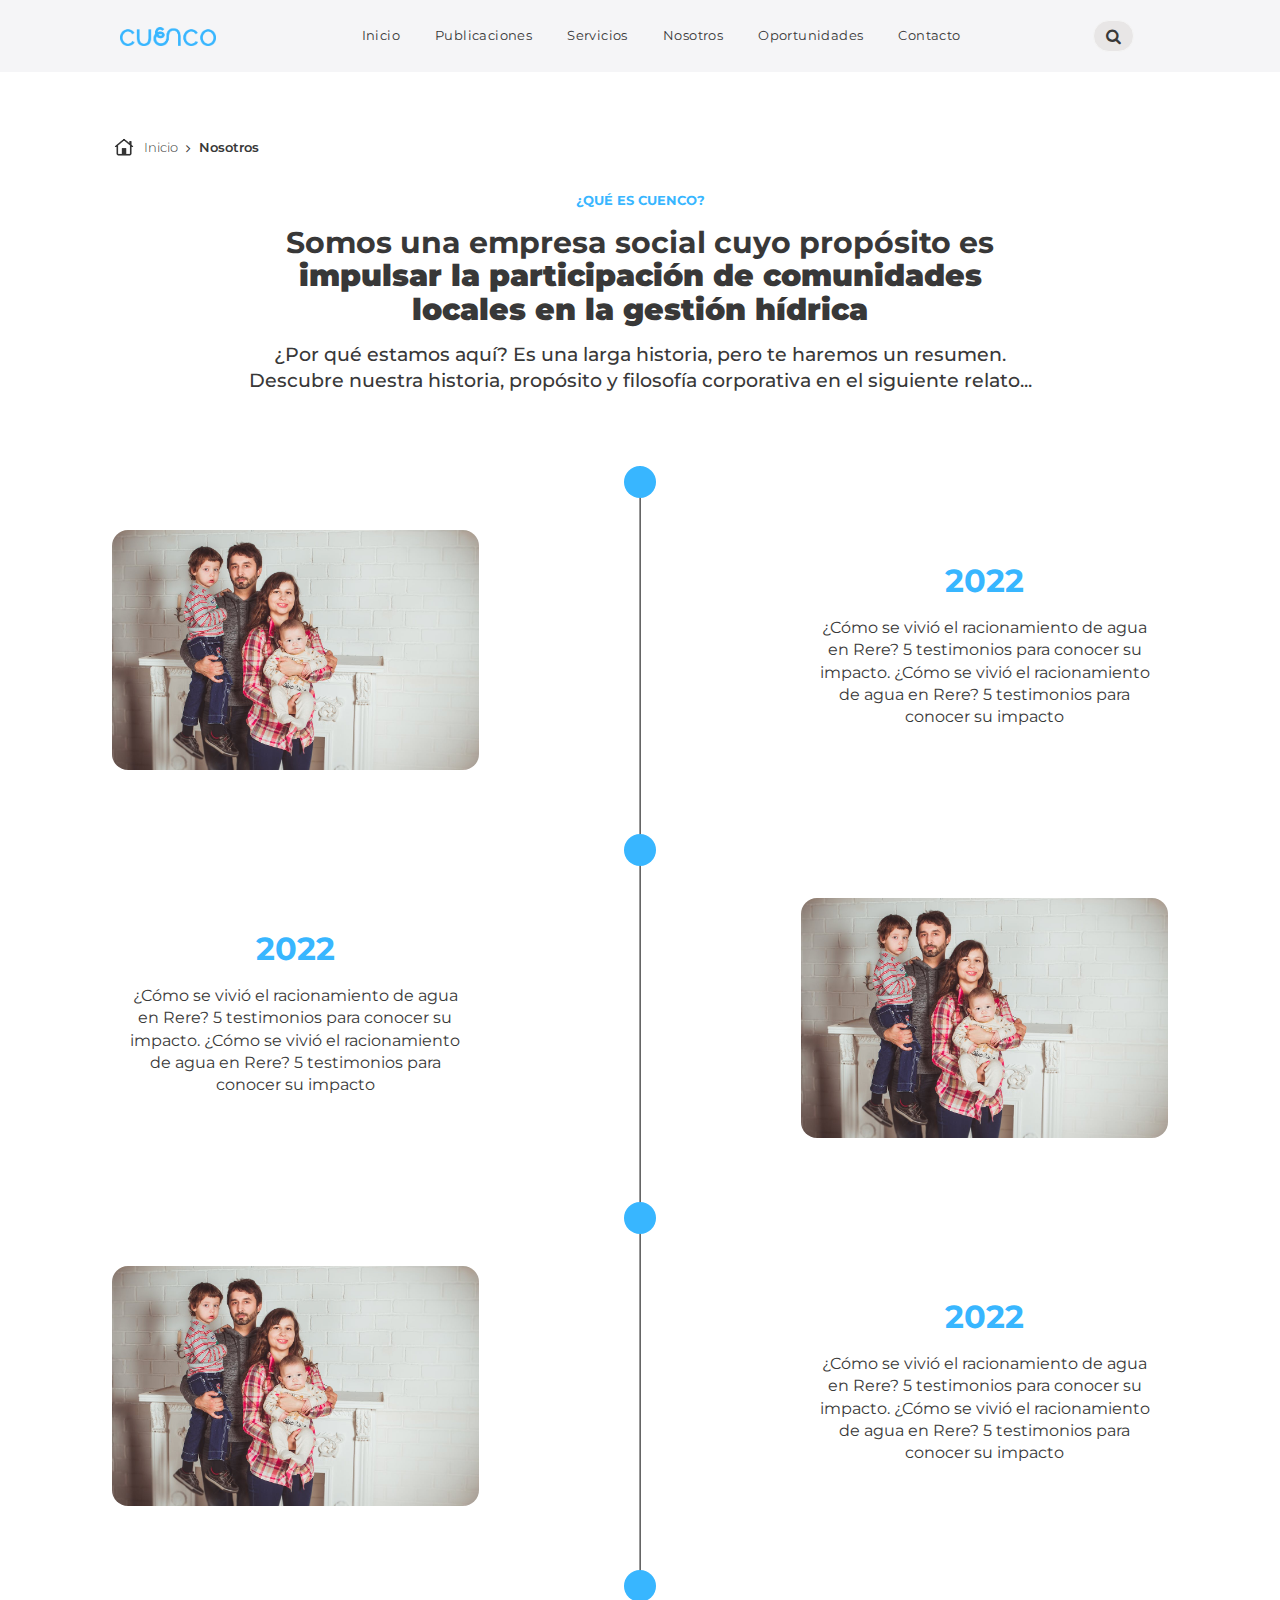
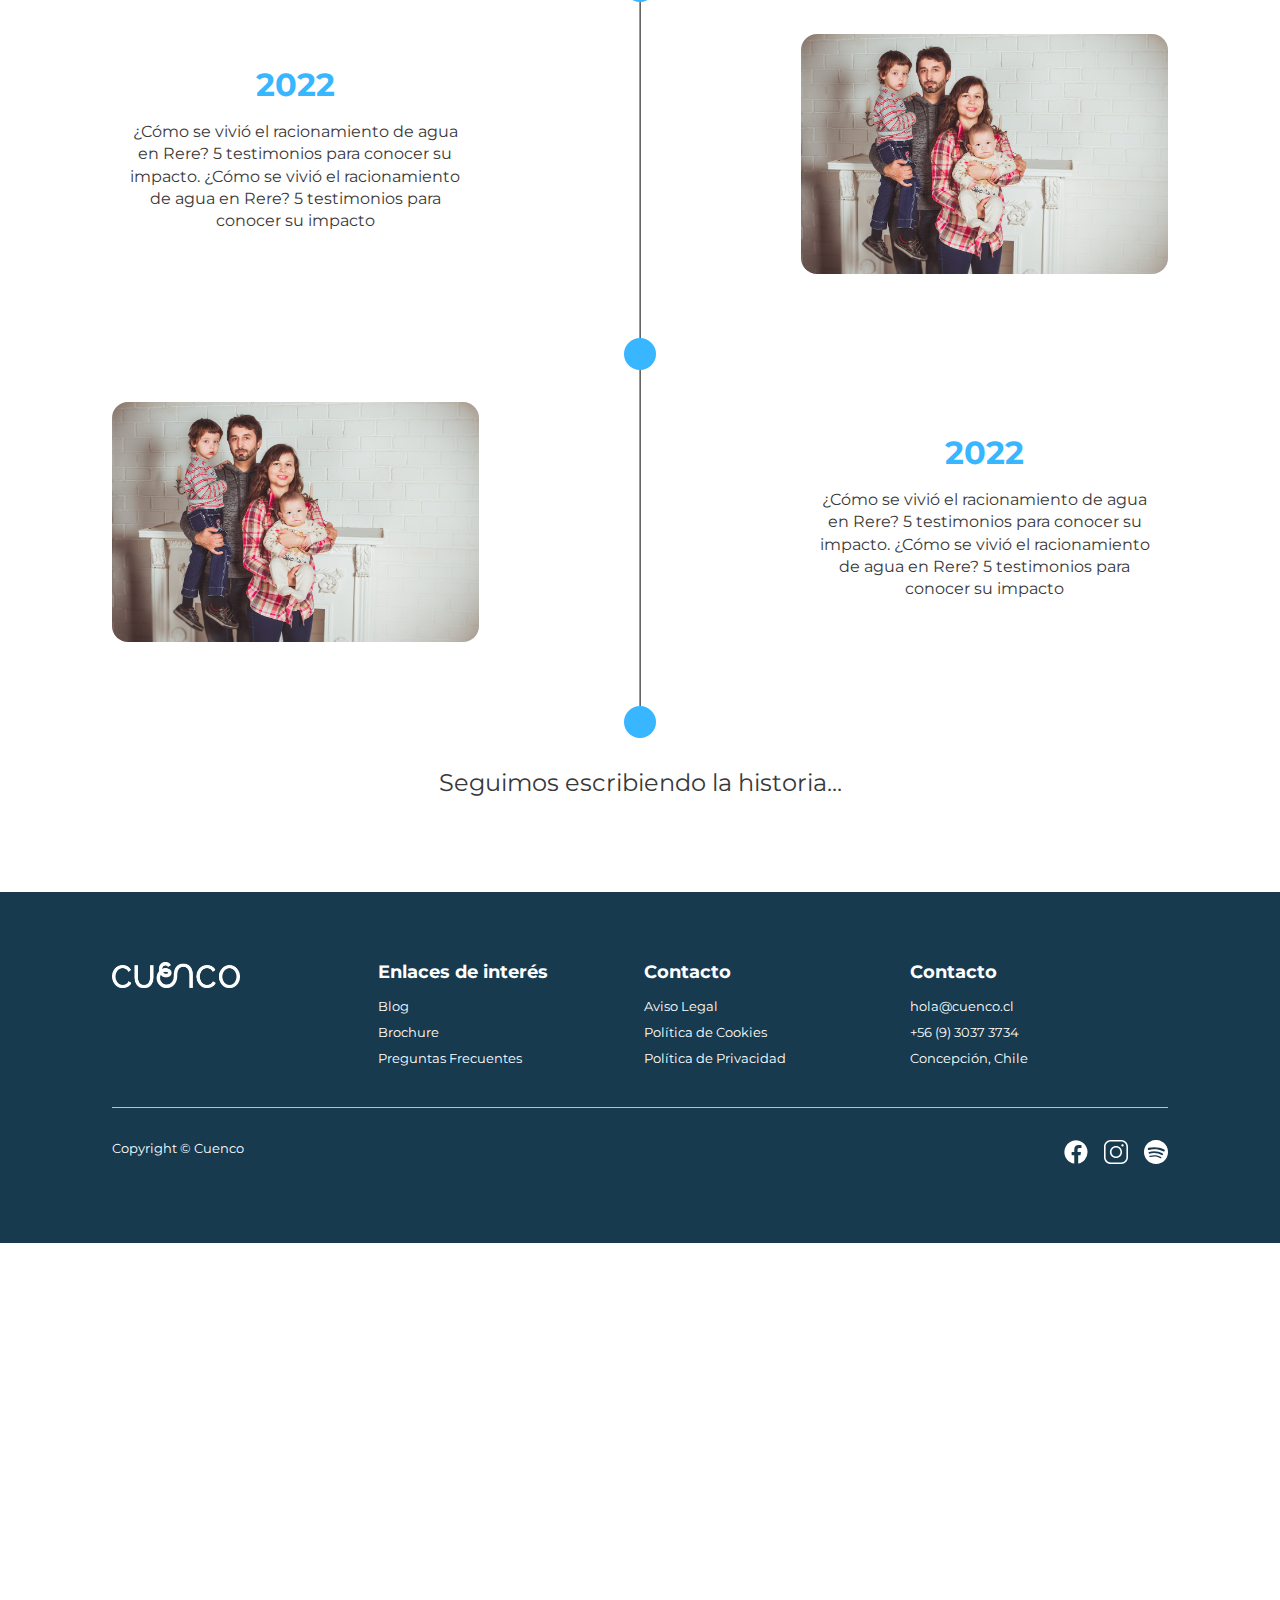
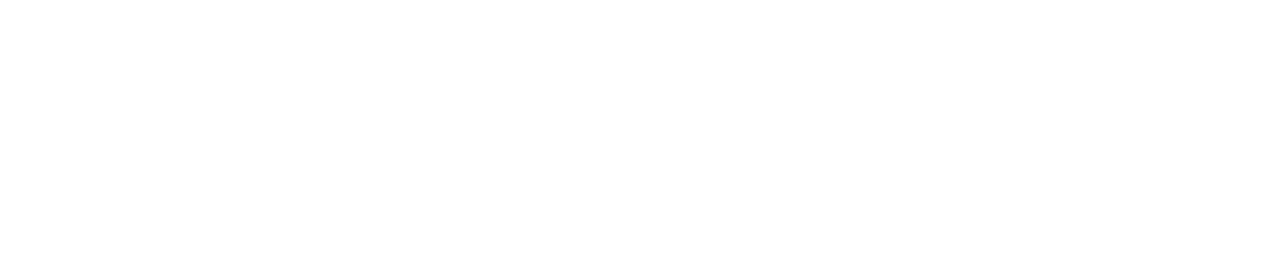
<file: aboutus.html>
<!DOCTYPE html>
<html lang="es">
  <head>
    <title>Cuenco</title>
    <meta charset="UTF-8">
    <link href="img/favicon.png" rel="shortcut icon">
    <meta name="viewport" content="width=device-width, initial-scale=1, maximum-scale=1">
    <link href="css/main.css?v=68018" rel="stylesheet" type="text/css">
    <script src="js/main.js?v=68018" type="text/javascript"></script>
    <!-- Meta tags facebook-->
    <meta property="og:title" content="#">
    <meta property="og:description" content="#">
    <meta property="og:image" content="#">
    <!-- Meta tags twitter cards-->
    <meta name="twitter:card" content="summary_large_image">
    <meta name="twitter:title" content="#">
    <meta name="twitter:description" content="#">
    <meta name="twitter:image" content="#"><link rel="preconnect" href="https://fonts.googleapis.com">
    <link rel="preconnect" href="https://fonts.gstatic.com" crossorigin>
    <link href="https://fonts.googleapis.com/css2?family=Martel+Sans:wght@200;300;400;600;700;800;900&family=Martel:wght@200;300;400;600;700;800;900&display=swap" rel="stylesheet">
    <link href="https://fonts.googleapis.com/css2?family=Montserrat:ital,wght@0,100..900;1,100..900&display=swap" rel="stylesheet">
    <link rel="stylesheet" href="https://fonts.googleapis.com/css2?family=Material+Symbols+Rounded:opsz,wght,FILL,GRAD@48,400,0,0">
  </head>
  <body>
    <header>
      <div class="header__primary">
        <div class="header__wrap">
          <div class="header__search">
            <form action="search.html" method="get"><span class="fa fa-search"></span>
              <input type="text" name="s" placeholder="Ingresa tu búsqueda">
            </form>
          </div>
          <div class="header__inner">
            <div class="header__logo"><a href="index.html"><img src="img/icons/logo-cuenco.png"></a></div>
            <div class="header__nav">
              <div class="header__nav__bg"></div>
              <div class="header__nav__nav">
                <div class="header__nav__close">
                  <div></div>
                  <div></div>
                </div>
                <div class="header__nav__back">
                  <div></div>
                  <div></div>
                  <div></div>
                </div>
                <div class="header__menu">
                  <nav>
                    <ul>
                      <li><a href="index.html">Inicio</a></li>
                      <li><a href="publicaciones.html">Publicaciones</a></li>
                      <li><a href="services.html">Servicios</a></li>
                      <li><a href="aboutus.html">Nosotros</a></li>
                      <li><a href="oportunidades.html">Oportunidades</a></li>
                      <li><a href="contact.html">Contacto</a></li>
                    </ul>
                  </nav>
                </div>
              </div>
            </div>
            <div class="header__right">
              <div class="header__buttons"> 
                <div class="header__button"> <a class="btn btn--min btn--search"><span class="fa fa-search"></span></a></div>
              </div>
              <div class="header__item header__item--ham">
                <div class="header__ham"><span></span><span></span><span></span></div>
              </div>
            </div>
            <div class="header__nav__mobile">
              <div class="header__nav__opacity"> </div>
              <div class="header__nav__nav"> 
                <div class="header__nav__nav__header"> 
                  <div class="header__nav__isotipo"> <img src="img/icons/logo-cuenco.png"></div>
                  <div class="header__nav__close">
                    <div></div>
                    <div></div>
                  </div>
                  <div class="header__nav__back">
                    <div></div>
                    <div></div>
                    <div></div>
                  </div>
                </div>
                <div class="header__nav__nav__body">
                  <div class="header__nav__nav__menu"> 
                    <ul>
                      <li><a href="index.html">Inicio</a></li>
                      <li><a href="publicaciones.html">Publicaciones</a></li>
                      <li><a href="services.html">Servicios</a></li>
                      <li><a href="aboutus.html">Nosotros</a></li>
                      <li><a href="oportunidades.html">Oportunidades</a></li>
                      <li><a href="contact.html">Contacto</a></li>
                    </ul>
                  </div>
                </div>
              </div>
            </div>
          </div>
        </div>
      </div>
    </header>
    <div id="sections">
      <section class="section--header">
        <div class="section__wrap">
          <div class="section__breadcrumb">
            <div class="section__icon"><img src="img/icons/icon-home.png"></div><a href="index-new.html">Inicio<span class="fa fa-angle-right"></span></a><a href="services.html" class="current">Nosotros</a>
          </div>
          <div class="section__header"><span class="section__subtitle">¿Qué es cuenco?</span>
            <h1 class="h2 section__title">Somos una empresa social cuyo propósito es <strong>impulsar la participación de comunidades locales en la gestión hídrica </strong></h1>
            <p>¿Por qué estamos aquí? Es una larga historia, pero te haremos un resumen. Descubre nuestra historia, propósito y filosofía corporativa en el siguiente relato...</p>
          </div>
        </div>
      </section>
      <div class="linetime">
        <section class="section--line">
          <div class="section__wrap">
            <div class="section__body">
              <div class="cols">
                <div class="section__flex">
                  <div class="col-md-6">
                    <div class="section__bg">
                      <div class="bg"><img src="img/uploads/1.jpeg"></div>
                    </div>
                  </div>
                  <div class="col-md-6">
                    <div class="section__content"><span class="section__age">2022</span>
                      <p>¿Cómo se vivió el racionamiento de agua en Rere? 5 testimonios para conocer su impacto. ¿Cómo se vivió el racionamiento de agua en Rere? 5 testimonios para conocer su impacto</p>
                    </div>
                  </div>
                </div>
              </div>
            </div>
          </div>
        </section>
        <section class="section--line section--line--right">
          <div class="section__wrap">
            <div class="section__body">
              <div class="cols">
                <div class="section__flex">
                  <div class="col-md-6 col-md-push-6">
                    <div class="section__bg">
                      <div class="bg"><img src="img/uploads/1.jpeg"></div>
                    </div>
                  </div>
                  <div class="col-md-6 col-md-pull-6">
                    <div class="section__content"><span class="section__age">2022</span>
                      <p>¿Cómo se vivió el racionamiento de agua en Rere? 5 testimonios para conocer su impacto. ¿Cómo se vivió el racionamiento de agua en Rere? 5 testimonios para conocer su impacto</p>
                    </div>
                  </div>
                </div>
              </div>
            </div>
          </div>
        </section>
        <section class="section--line">
          <div class="section__wrap">
            <div class="section__body">
              <div class="cols">
                <div class="section__flex">
                  <div class="col-md-6">
                    <div class="section__bg">
                      <div class="bg"><img src="img/uploads/1.jpeg"></div>
                    </div>
                  </div>
                  <div class="col-md-6">
                    <div class="section__content"><span class="section__age">2022</span>
                      <p>¿Cómo se vivió el racionamiento de agua en Rere? 5 testimonios para conocer su impacto. ¿Cómo se vivió el racionamiento de agua en Rere? 5 testimonios para conocer su impacto</p>
                    </div>
                  </div>
                </div>
              </div>
            </div>
          </div>
        </section>
        <section class="section--line section--line--right">
          <div class="section__wrap">
            <div class="section__body">
              <div class="cols">
                <div class="section__flex">
                  <div class="col-md-6 col-md-push-6">
                    <div class="section__bg">
                      <div class="bg"><img src="img/uploads/1.jpeg"></div>
                    </div>
                  </div>
                  <div class="col-md-6 col-md-pull-6">
                    <div class="section__content"><span class="section__age">2022</span>
                      <p>¿Cómo se vivió el racionamiento de agua en Rere? 5 testimonios para conocer su impacto. ¿Cómo se vivió el racionamiento de agua en Rere? 5 testimonios para conocer su impacto</p>
                    </div>
                  </div>
                </div>
              </div>
            </div>
          </div>
        </section>
        <section class="section--line">
          <div class="section__wrap">
            <div class="section__body">
              <div class="cols">
                <div class="section__flex">
                  <div class="col-md-6">
                    <div class="section__bg">
                      <div class="bg"><img src="img/uploads/1.jpeg"></div>
                    </div>
                  </div>
                  <div class="col-md-6">
                    <div class="section__content"><span class="section__age">2022</span>
                      <p>¿Cómo se vivió el racionamiento de agua en Rere? 5 testimonios para conocer su impacto. ¿Cómo se vivió el racionamiento de agua en Rere? 5 testimonios para conocer su impacto</p>
                    </div>
                  </div>
                </div>
              </div>
            </div>
          </div>
        </section>
      </div>
      <section class="section--line">
        <div class="section__wrap">
          <div class="section__header"> 
            <h3 class="section__title">Seguimos escribiendo la historia...</h3>
          </div>
        </div>
      </section>
      <div class="modal modal--newsletter">
        <div class="modal__back"></div>
        <div class="modal__front">
          <div class="modal__box">
            <div class="modal__close"><span class="fa fa-close"></span></div>
            <div class="modal__content"> 
              <div class="cols">
                <div class="modal__flex">
                  <div class="col-md-7">
                    <div class="modal__newsletter"> 
                      <h4 class="modal__title">Suscríbete gratis al <span>newsletter</span> y recibe <strong>increíbles oportunidades</strong></h4>
                    </div>
                  </div>
                  <div class="col-md-5">
                    <div class="modal__features"> 
                      <div class="modal__feature"> 
                        <div class="modal__icon"> <img src="img/icons/icon-check-footer.svg"></div>
                        <p>Oportunidades de financiamiento</p>
                      </div>
                      <div class="modal__feature"> 
                        <div class="modal__icon"> <img src="img/icons/icon-check-footer.svg"></div>
                        <p>Explicativos</p>
                      </div>
                      <div class="modal__feature"> 
                        <div class="modal__icon"> <img src="img/icons/icon-check-footer.svg"></div>
                        <p>Resumen semanal</p>
                      </div>
                    </div>
                  </div>
                </div>
                <div class="col-xs-12">
                  <div class="modal__form">
                    <form class="form">
                      <div class="form__element"> 
                        <div class="form__input"> 
                          <input type="text" placeholder="Ingrese su correo electrónico...">
                          <div class="form__button"> 
                            <button>Suscribírme</button>
                          </div>
                        </div>
                      </div>
                    </form>
                  </div>
                </div>
              </div>
            </div>
          </div>
        </div>
      </div>
    </div>
    <footer>
      <div class="footer__wrap">		
        <div class="footer__body">
          <div class="cols">
            <div class="col-md-3">
              <div class="footer__logo"> <img src="img/icons/logo-cuenco-white.png"></div>
            </div>
            <div class="col-md-3">
              <div class="footer__info">
                <h4 class="footer__title">Enlaces de interés</h4><a href="#">Blog</a>
                <p>Brochure</p>
                <p>Preguntas Frecuentes</p>
              </div>
            </div>
            <div class="col-md-3">
              <div class="footer__info">
                <h4 class="footer__title">Contacto</h4><a href="#">Aviso Legal</a><a href="#">Política de Cookies</a><a href="#">Política de Privacidad</a>
              </div>
            </div>
            <div class="col-md-3">
              <div class="footer__info">
                <h4 class="footer__title">Contacto</h4><a href="#">hola@cuenco.cl</a><a href="#">+56 (9) 3037 3734</a><a href="#">Concepción, Chile</a>
              </div>
            </div>
          </div>
        </div>
        <div class="footer__footer">
          <div class="cols">
            <div class="col-md-6">
              <div class="footer__copyright">
                <p>Copyright © Cuenco </p>
              </div>
            </div>
            <div class="col-md-6">
              <div class="footer__socials"> 
                <div class="footer__social"> <a href="#"><img src="img/icons/icon-facebook-white.svg"></a></div>
                <div class="footer__social"> <a href="#"><img src="img/icons/icon-instagram-white.svg"></a></div>
                <div class="footer__social"> <a href="#"><img src="img/icons/icon-spotify-white.svg"></a></div>
              </div>
            </div>
          </div>
        </div>
      </div>
    </footer>
  </body>
</html>
</file>
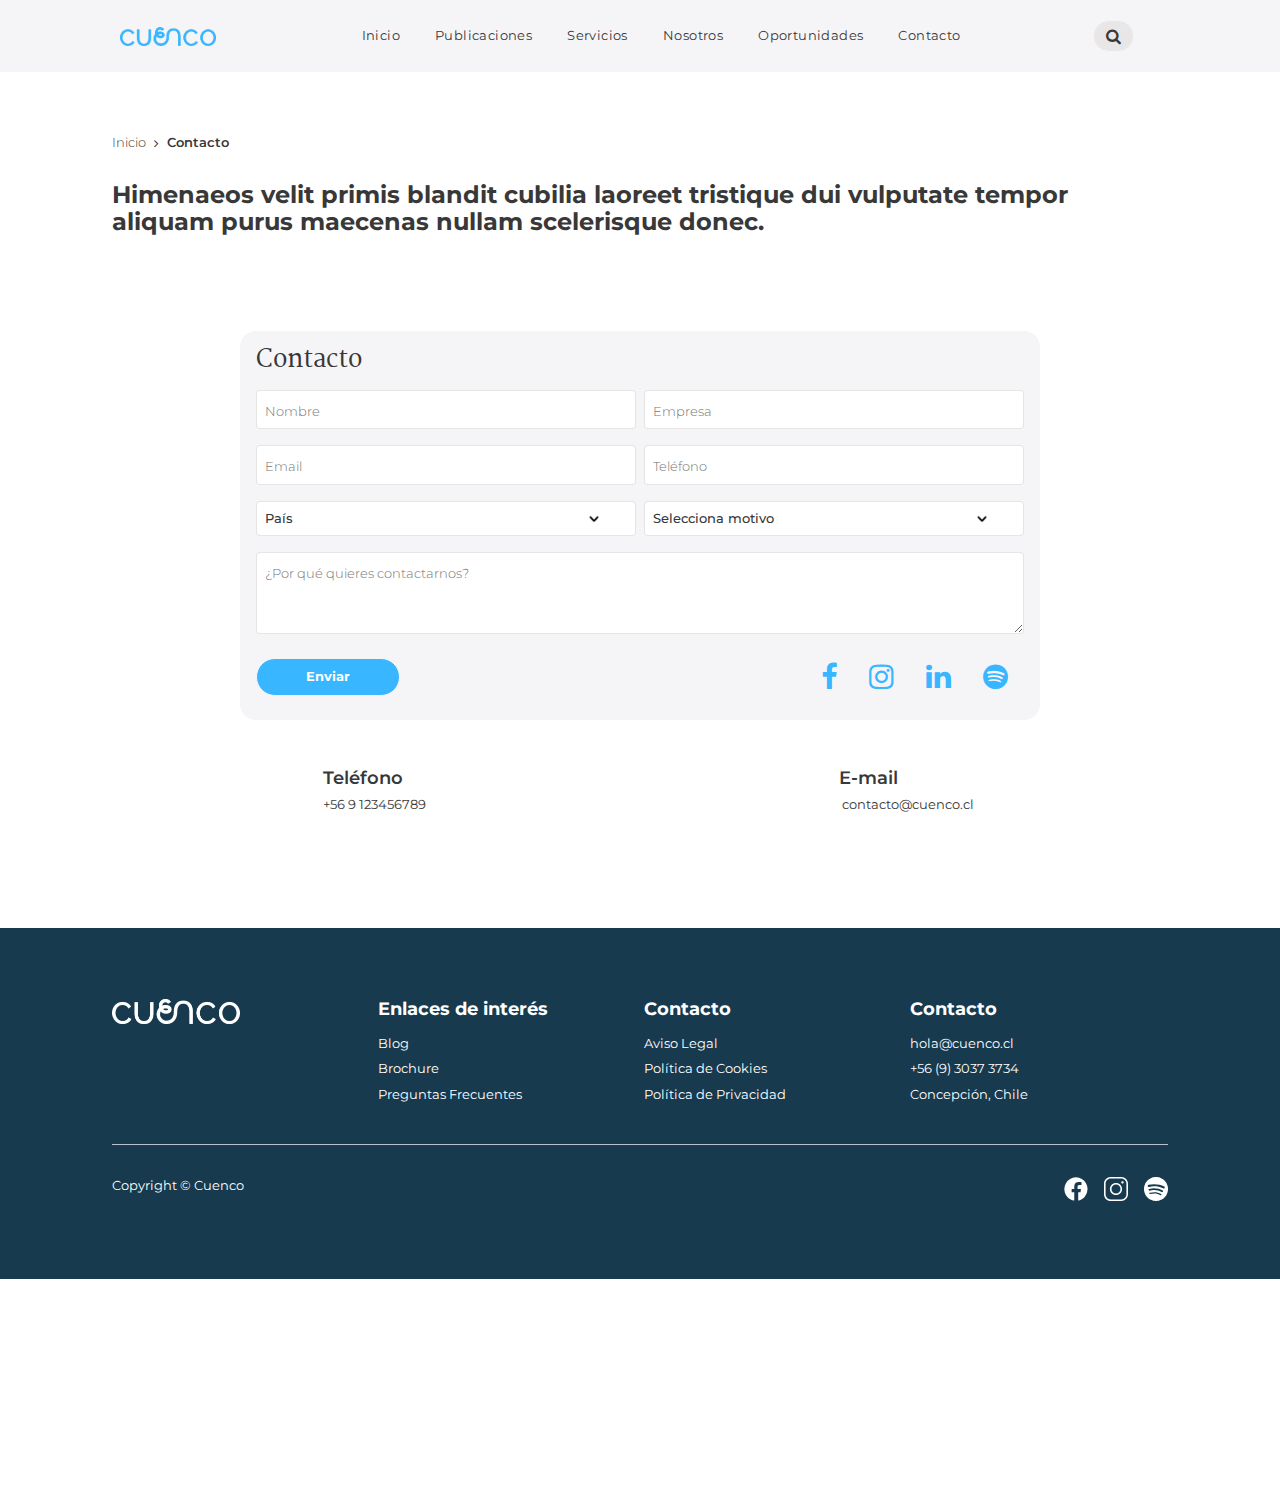
<file: contact.html>
<!DOCTYPE html>
<html lang="es">
  <head>
    <title>Cuenco</title>
    <meta charset="UTF-8">
    <link href="img/favicon.png" rel="shortcut icon">
    <meta name="viewport" content="width=device-width, initial-scale=1, maximum-scale=1">
    <link href="css/main.css?v=41022" rel="stylesheet" type="text/css">
    <script src="js/main.js?v=41022" type="text/javascript"></script>
    <!-- Meta tags facebook-->
    <meta property="og:title" content="#">
    <meta property="og:description" content="#">
    <meta property="og:image" content="#">
    <!-- Meta tags twitter cards-->
    <meta name="twitter:card" content="summary_large_image">
    <meta name="twitter:title" content="#">
    <meta name="twitter:description" content="#">
    <meta name="twitter:image" content="#"><link rel="preconnect" href="https://fonts.googleapis.com">
    <link rel="preconnect" href="https://fonts.gstatic.com" crossorigin>
    <link href="https://fonts.googleapis.com/css2?family=Martel+Sans:wght@200;300;400;600;700;800;900&family=Martel:wght@200;300;400;600;700;800;900&display=swap" rel="stylesheet">
    <link href="https://fonts.googleapis.com/css2?family=Montserrat:ital,wght@0,100..900;1,100..900&display=swap" rel="stylesheet">
    <link rel="stylesheet" href="https://fonts.googleapis.com/css2?family=Material+Symbols+Rounded:opsz,wght,FILL,GRAD@48,400,0,0">
  </head>
  <body>
    <header>
      <div class="header__primary">
        <div class="header__wrap">
          <div class="header__search">
            <form action="search.html" method="get"><span class="fa fa-search"></span>
              <input type="text" name="s" placeholder="Ingresa tu búsqueda">
            </form>
          </div>
          <div class="header__inner">
            <div class="header__logo"><a href="index.html"><img src="img/icons/logo-cuenco.png"></a></div>
            <div class="header__nav">
              <div class="header__nav__bg"></div>
              <div class="header__nav__nav">
                <div class="header__nav__close">
                  <div></div>
                  <div></div>
                </div>
                <div class="header__nav__back">
                  <div></div>
                  <div></div>
                  <div></div>
                </div>
                <div class="header__menu">
                  <nav>
                    <ul>
                      <li><a href="index.html">Inicio</a></li>
                      <li><a href="publicaciones.html">Publicaciones</a></li>
                      <li><a href="services.html">Servicios</a></li>
                      <li><a href="aboutus.html">Nosotros</a></li>
                      <li><a href="oportunidades.html">Oportunidades</a></li>
                      <li><a href="contact.html">Contacto</a></li>
                    </ul>
                  </nav>
                </div>
              </div>
            </div>
            <div class="header__right">
              <div class="header__buttons"> 
                <div class="header__button"> <a class="btn btn--min btn--search"><span class="fa fa-search"></span></a></div>
              </div>
              <div class="header__item header__item--ham">
                <div class="header__ham"><span></span><span></span><span></span></div>
              </div>
            </div>
            <div class="header__nav__mobile">
              <div class="header__nav__opacity"> </div>
              <div class="header__nav__nav"> 
                <div class="header__nav__nav__header"> 
                  <div class="header__nav__isotipo"> <img src="img/icons/logo-cuenco.png"></div>
                  <div class="header__nav__close">
                    <div></div>
                    <div></div>
                  </div>
                  <div class="header__nav__back">
                    <div></div>
                    <div></div>
                    <div></div>
                  </div>
                </div>
                <div class="header__nav__nav__body">
                  <div class="header__nav__nav__menu"> 
                    <ul>
                      <li><a href="index.html">Inicio</a></li>
                      <li><a href="publicaciones.html">Publicaciones</a></li>
                      <li><a href="services.html">Servicios</a></li>
                      <li><a href="aboutus.html">Nosotros</a></li>
                      <li><a href="oportunidades.html">Oportunidades</a></li>
                      <li><a href="contact.html">Contacto</a></li>
                    </ul>
                  </div>
                </div>
              </div>
            </div>
          </div>
        </div>
      </div>
    </header>
    <div id="sections">
      <section class="section--header section--header--oportunidades">
        <div class="section__wrap">
          <div class="section__breadcrumb"><a href="index-new.html">Inicio<span class="fa fa-angle-right"></span></a><a href="contact.html" class="current">Contacto</a></div>
          <div class="section__header">
            <h1 class="h3 section__title">Himenaeos velit primis blandit cubilia laoreet tristique dui vulputate tempor aliquam purus maecenas nullam scelerisque donec.
            </h1>
          </div>
        </div>
      </section>
      <section class="section--contact">
        <div class="section__wrap">
          <div class="section__body">
            <h1 class="h3 section__title">Contacto</h1>
            <div class="section__form">
              <form class="form">
                <div class="cols"> 
                  <div class="col-md-6">
                    <div class="form__element"> 
                      <div class="form__input">
                        <input type="text" name="#" placeholder="Nombre">
                      </div>
                    </div>
                  </div>
                  <div class="col-md-6">
                    <div class="form__element"> 
                      <div class="form__input">
                        <input type="text" name="#" placeholder="Empresa">
                      </div>
                    </div>
                  </div>
                  <div class="col-md-6">
                    <div class="form__element"> 
                      <div class="form__input">
                        <input type="text" name="#" placeholder="Email">
                      </div>
                    </div>
                  </div>
                  <div class="col-md-6">
                    <div class="form__element"> 
                      <div class="form__input">
                        <input type="text" name="#" placeholder="Teléfono">
                      </div>
                    </div>
                  </div>
                  <div class="col-md-6">
                    <div class="form__element"> 
                      <div class="form__input">
                        <select name="#">
                          <option disable selected>País</option>
                          <option value="#">Lorem ipsum</option>
                          <option value="#">Lorem ipsum</option>
                          <option value="#">Lorem ipsum</option>
                        </select>
                      </div>
                    </div>
                  </div>
                  <div class="col-md-6">
                    <div class="form__element"> 
                      <div class="form__input">
                        <select name="#">
                          <option disable selected>Selecciona motivo</option>
                          <option value="#">Lorem ipsum</option>
                          <option value="#">Lorem ipsum</option>
                          <option value="#">Lorem ipsum</option>
                        </select>
                      </div>
                    </div>
                  </div>
                  <div class="col-md-12">
                    <div class="form__element"> 
                      <div class="form__input">
                        <textarea name="#" placeholder="¿Por qué quieres contactarnos?"></textarea>
                      </div>
                    </div>
                  </div>
                  <div class="col-md-12">
                    <div class="section__flex">
                      <div class="form__button">
                        <button class="btn btn--primary">Enviar</button>
                      </div>
                      <div class="section__socials">
                        <div class="section__social"><a href="#"><span class="fa fa-facebook"></span></a></div>
                        <div class="section__social"><a href="#"><span class="fa fa-instagram"></span></a></div>
                        <div class="section__social"><a href="#"><span class="fa fa-linkedin"></span></a></div>
                        <div class="section__social"><a href="#"><span class="fa fa-spotify"></span></a></div>
                      </div>
                    </div>
                  </div>
                </div>
              </form>
            </div>
          </div>
          <div class="section__footer"> 
            <div class="section__features"> 
              <div class="cols">
                <div class="col-md-6 dscroll"> 
                  <div class="section__feature"> 
                    <h4 class="section__title">Teléfono</h4>
                    <p>+56 9 123456789</p>
                  </div>
                </div>
                <div class="col-md-6 dscroll"> 
                  <div class="section__feature"> 
                    <h4 class="section__title">E-mail</h4>
                    <p> contacto@cuenco.cl</p>
                  </div>
                </div>
              </div>
            </div>
          </div>
        </div>
      </section>
      <div class="modal modal--newsletter">
        <div class="modal__back"></div>
        <div class="modal__front">
          <div class="modal__box">
            <div class="modal__close"><span class="fa fa-close"></span></div>
            <div class="modal__content"> 
              <div class="cols">
                <div class="modal__flex">
                  <div class="col-md-7">
                    <div class="modal__newsletter"> 
                      <h4 class="modal__title">Suscríbete gratis al <span>newsletter</span> y recibe <strong>increíbles oportunidades</strong></h4>
                    </div>
                  </div>
                  <div class="col-md-5">
                    <div class="modal__features"> 
                      <div class="modal__feature"> 
                        <div class="modal__icon"> <img src="img/icons/icon-check-footer.svg"></div>
                        <p>Oportunidades de financiamiento</p>
                      </div>
                      <div class="modal__feature"> 
                        <div class="modal__icon"> <img src="img/icons/icon-check-footer.svg"></div>
                        <p>Explicativos</p>
                      </div>
                      <div class="modal__feature"> 
                        <div class="modal__icon"> <img src="img/icons/icon-check-footer.svg"></div>
                        <p>Resumen semanal</p>
                      </div>
                    </div>
                  </div>
                </div>
                <div class="col-xs-12">
                  <div class="modal__form">
                    <form class="form">
                      <div class="form__element"> 
                        <div class="form__input"> 
                          <input type="text" placeholder="Ingrese su correo electrónico...">
                          <div class="form__button"> 
                            <button>Suscribírme</button>
                          </div>
                        </div>
                      </div>
                    </form>
                  </div>
                </div>
              </div>
            </div>
          </div>
        </div>
      </div>
    </div>
    <footer>
      <div class="footer__wrap">		
        <div class="footer__body">
          <div class="cols">
            <div class="col-md-3">
              <div class="footer__logo"> <img src="img/icons/logo-cuenco-white.png"></div>
            </div>
            <div class="col-md-3">
              <div class="footer__info">
                <h4 class="footer__title">Enlaces de interés</h4><a href="#">Blog</a>
                <p>Brochure</p>
                <p>Preguntas Frecuentes</p>
              </div>
            </div>
            <div class="col-md-3">
              <div class="footer__info">
                <h4 class="footer__title">Contacto</h4><a href="#">Aviso Legal</a><a href="#">Política de Cookies</a><a href="#">Política de Privacidad</a>
              </div>
            </div>
            <div class="col-md-3">
              <div class="footer__info">
                <h4 class="footer__title">Contacto</h4><a href="#">hola@cuenco.cl</a><a href="#">+56 (9) 3037 3734</a><a href="#">Concepción, Chile</a>
              </div>
            </div>
          </div>
        </div>
        <div class="footer__footer">
          <div class="cols">
            <div class="col-md-6">
              <div class="footer__copyright">
                <p>Copyright © Cuenco </p>
              </div>
            </div>
            <div class="col-md-6">
              <div class="footer__socials"> 
                <div class="footer__social"> <a href="#"><img src="img/icons/icon-facebook-white.svg"></a></div>
                <div class="footer__social"> <a href="#"><img src="img/icons/icon-instagram-white.svg"></a></div>
                <div class="footer__social"> <a href="#"><img src="img/icons/icon-spotify-white.svg"></a></div>
              </div>
            </div>
          </div>
        </div>
      </div>
    </footer>
  </body>
</html>
</file>
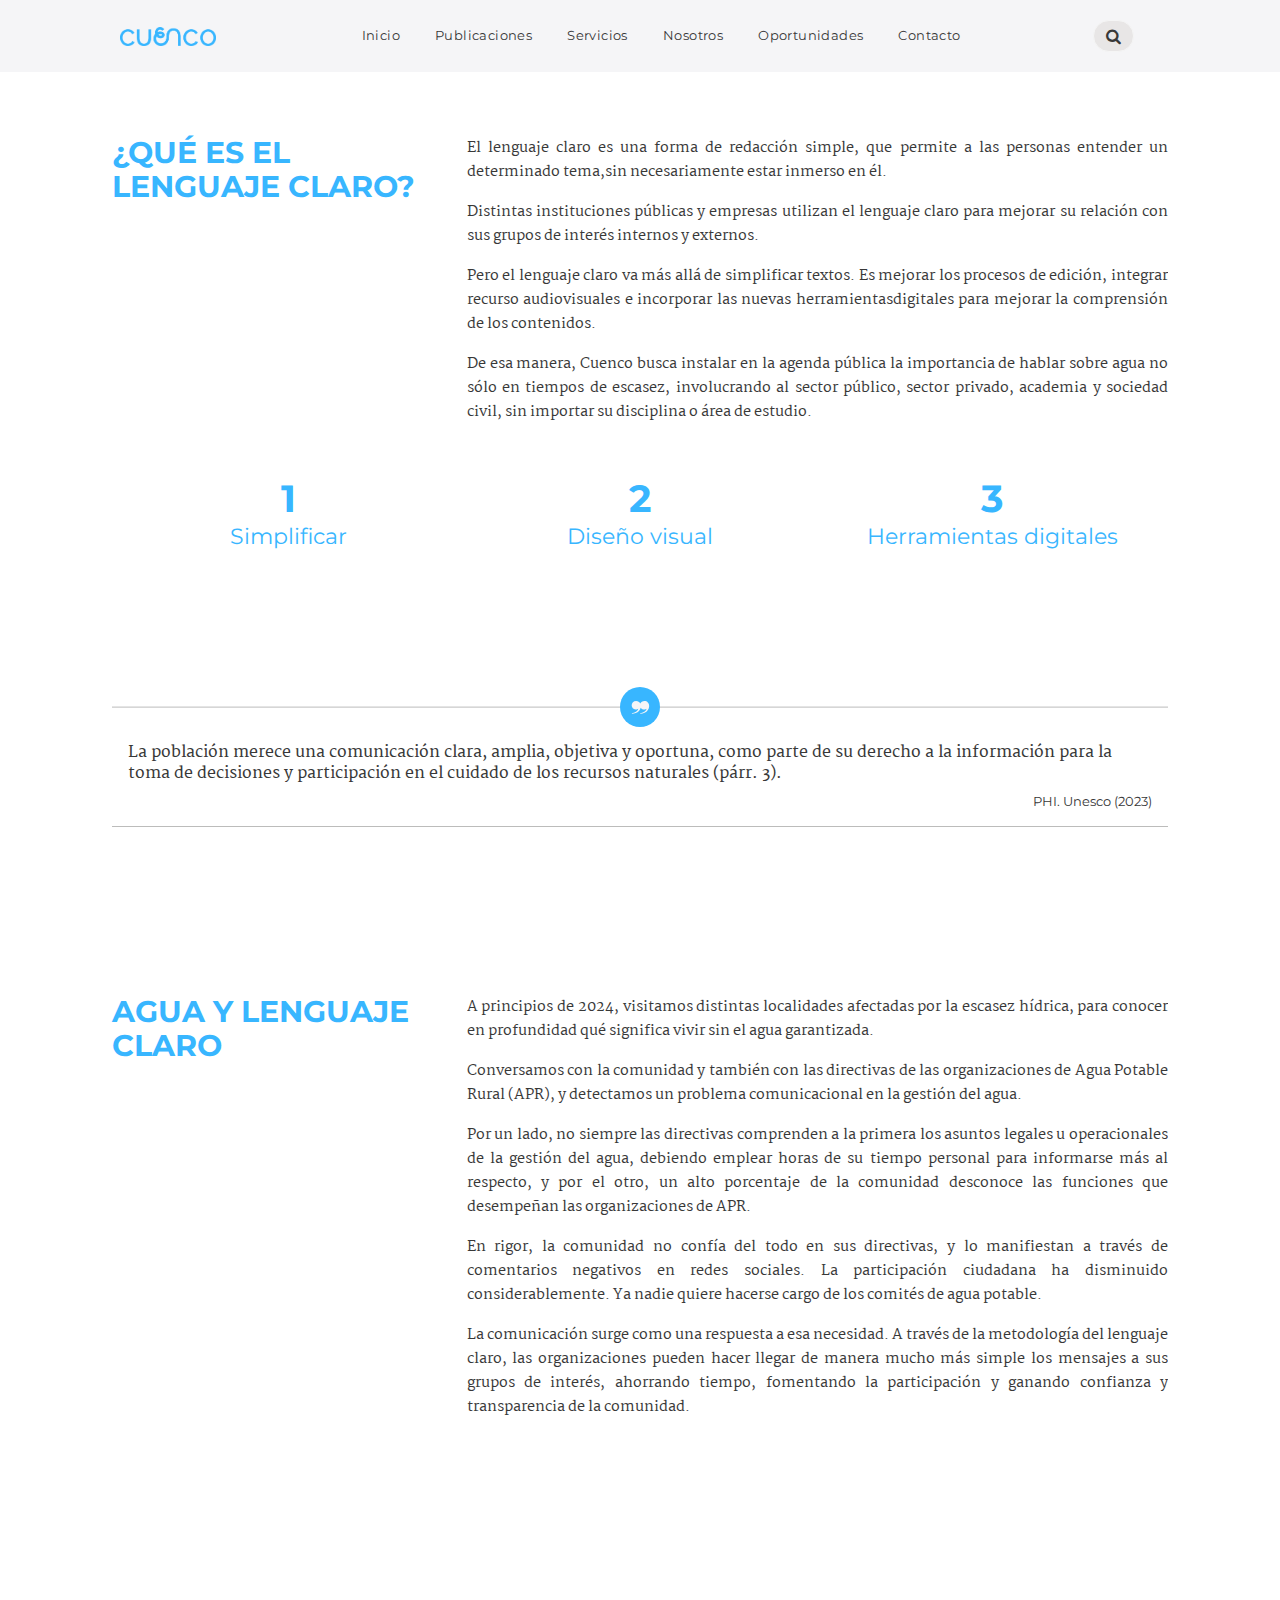
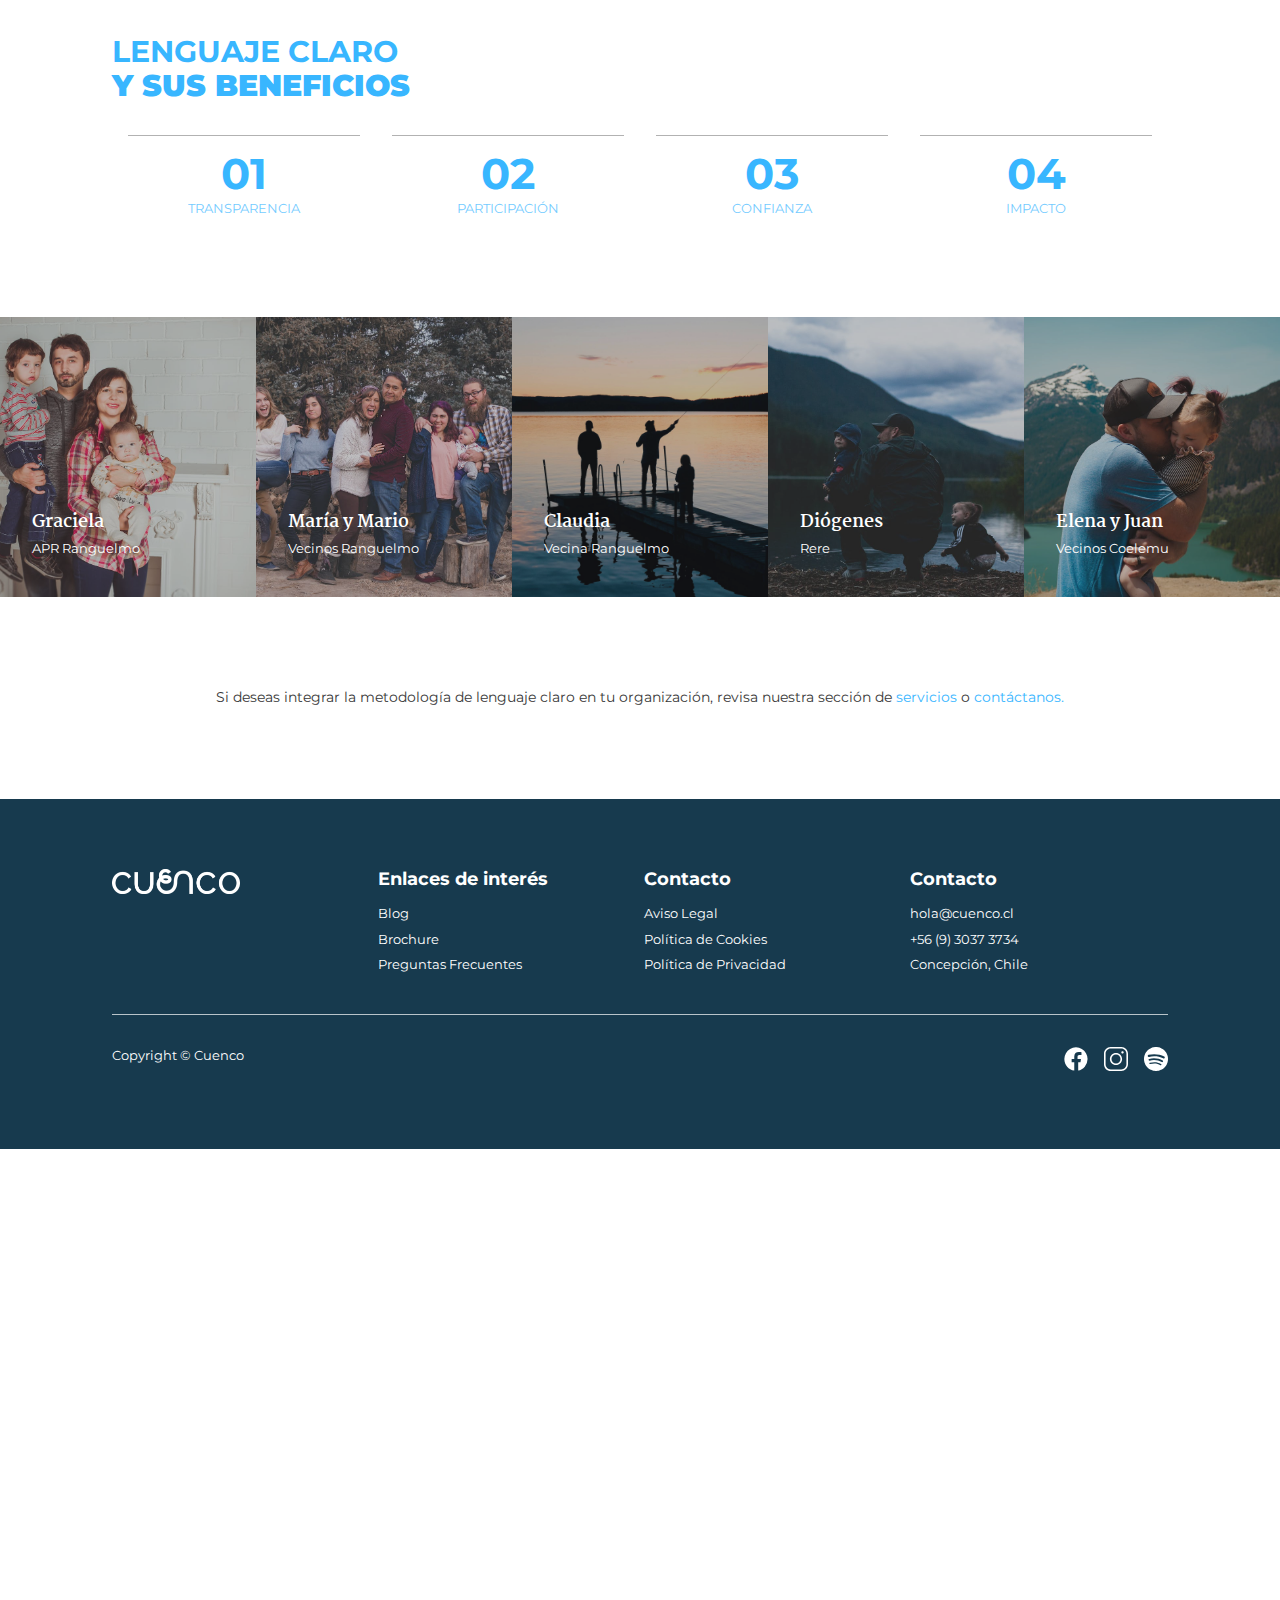
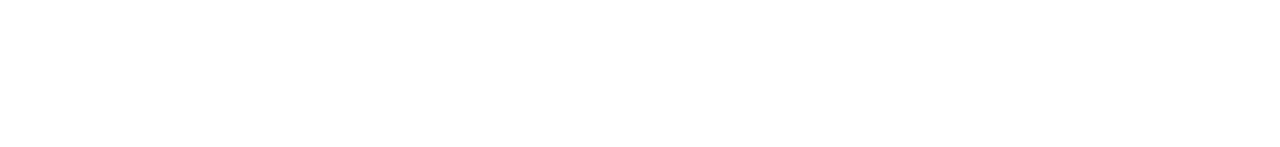
<file: methodology.html>
<!DOCTYPE html>
<html lang="es">
  <head>
    <title>Cuenco</title>
    <meta charset="UTF-8">
    <link href="img/favicon.png" rel="shortcut icon">
    <meta name="viewport" content="width=device-width, initial-scale=1, maximum-scale=1">
    <link href="css/main.css?v=75907" rel="stylesheet" type="text/css">
    <script src="js/main.js?v=75907" type="text/javascript"></script>
    <!-- Meta tags facebook-->
    <meta property="og:title" content="#">
    <meta property="og:description" content="#">
    <meta property="og:image" content="#">
    <!-- Meta tags twitter cards-->
    <meta name="twitter:card" content="summary_large_image">
    <meta name="twitter:title" content="#">
    <meta name="twitter:description" content="#">
    <meta name="twitter:image" content="#"><link rel="preconnect" href="https://fonts.googleapis.com">
    <link rel="preconnect" href="https://fonts.gstatic.com" crossorigin>
    <link href="https://fonts.googleapis.com/css2?family=Martel+Sans:wght@200;300;400;600;700;800;900&family=Martel:wght@200;300;400;600;700;800;900&display=swap" rel="stylesheet">
    <link href="https://fonts.googleapis.com/css2?family=Montserrat:ital,wght@0,100..900;1,100..900&display=swap" rel="stylesheet">
    <link rel="stylesheet" href="https://fonts.googleapis.com/css2?family=Material+Symbols+Rounded:opsz,wght,FILL,GRAD@48,400,0,0">
  </head>
  <body>
    <header>
      <div class="header__primary">
        <div class="header__wrap">
          <div class="header__search">
            <form action="search.html" method="get"><span class="fa fa-search"></span>
              <input type="text" name="s" placeholder="Ingresa tu búsqueda">
            </form>
          </div>
          <div class="header__inner">
            <div class="header__logo"><a href="index.html"><img src="img/icons/logo-cuenco.png"></a></div>
            <div class="header__nav">
              <div class="header__nav__bg"></div>
              <div class="header__nav__nav">
                <div class="header__nav__close">
                  <div></div>
                  <div></div>
                </div>
                <div class="header__nav__back">
                  <div></div>
                  <div></div>
                  <div></div>
                </div>
                <div class="header__menu">
                  <nav>
                    <ul>
                      <li><a href="index.html">Inicio</a></li>
                      <li><a href="publicaciones.html">Publicaciones</a></li>
                      <li><a href="services.html">Servicios</a></li>
                      <li><a href="aboutus.html">Nosotros</a></li>
                      <li><a href="oportunidades.html">Oportunidades</a></li>
                      <li><a href="contact.html">Contacto</a></li>
                    </ul>
                  </nav>
                </div>
              </div>
            </div>
            <div class="header__right">
              <div class="header__buttons"> 
                <div class="header__button"> <a class="btn btn--min btn--search"><span class="fa fa-search"></span></a></div>
              </div>
              <div class="header__item header__item--ham">
                <div class="header__ham"><span></span><span></span><span></span></div>
              </div>
            </div>
            <div class="header__nav__mobile">
              <div class="header__nav__opacity"> </div>
              <div class="header__nav__nav"> 
                <div class="header__nav__nav__header"> 
                  <div class="header__nav__isotipo"> <img src="img/icons/logo-cuenco.png"></div>
                  <div class="header__nav__close">
                    <div></div>
                    <div></div>
                  </div>
                  <div class="header__nav__back">
                    <div></div>
                    <div></div>
                    <div></div>
                  </div>
                </div>
                <div class="header__nav__nav__body">
                  <div class="header__nav__nav__menu"> 
                    <ul>
                      <li><a href="index.html">Inicio</a></li>
                      <li><a href="publicaciones.html">Publicaciones</a></li>
                      <li><a href="services.html">Servicios</a></li>
                      <li><a href="aboutus.html">Nosotros</a></li>
                      <li><a href="oportunidades.html">Oportunidades</a></li>
                      <li><a href="contact.html">Contacto</a></li>
                    </ul>
                  </div>
                </div>
              </div>
            </div>
          </div>
        </div>
      </div>
    </header>
    <div id="sections">
      <section class="section--methodology">
        <div class="section__wrap"> 
          <div class="section__body"> 
            <div class="cols"> 
              <div class="col-md-4"> 
                <div class="section__header"> 
                  <h1 class="h2 section__title">¿QUÉ ES EL LENGUAJE CLARO?</h1>
                  <!--.section__image 
                  img(src="img/icons/gotitacuenco.png")
                  
                  -->
                </div>
              </div>
              <div class="col-md-8"> 
                <div class="section__content wp"> 
                  <p>El lenguaje claro es una forma de redacción simple, que permite a las personas entender un determinado tema,sin necesariamente estar inmerso en él.</p>
                  <p>Distintas instituciones públicas y empresas utilizan el lenguaje claro para mejorar su relación con sus grupos de interés internos y externos.</p>
                  <p>Pero el lenguaje claro va más allá de simplificar textos. Es mejorar los procesos de edición, integrar recurso audiovisuales e incorporar las nuevas herramientasdigitales para mejorar la comprensión de los contenidos.</p>
                  <p>De esa manera, Cuenco busca instalar en la agenda pública la importancia de hablar sobre agua no sólo en tiempos de escasez, involucrando al sector público, sector privado, academia y sociedad civil, sin importar su disciplina o área de estudio.</p>
                </div>
              </div>
              <div class="col-md-12">
                <div class="section__items"> 
                  <div class="section__item"> <span class="section__number">1</span>
                    <p>Simplificar</p>
                  </div>
                  <div class="section__item"> <span class="section__number">2</span>
                    <p>Diseño visual</p>
                  </div>
                  <div class="section__item"> <span class="section__number">3</span>
                    <p>Herramientas digitales</p>
                  </div>
                </div>
              </div>
            </div>
          </div>
        </div>
      </section>
      <section class="section--column">
        <div class="section__wrap"> 
          <div class="section__body">
            <div class="section__column">
              <div class="section__icon"> <img src="img/icons/icon-comillas-circle.svg"></div>
              <div class="section__body"> 
                <h3 class="section__title">La población merece una comunicación clara, amplia, objetiva y oportuna, como parte de su derecho a la información para la toma de decisiones y participación en el cuidado de los recursos naturales (párr. 3).</h3><span class="section__name">PHI. Unesco (2023)</span>
              </div>
            </div>
          </div>
        </div>
      </section>
      <section class="section--methodology">
        <div class="section__wrap"> 
          <div class="section__body"> 
            <div class="cols"> 
              <div class="col-md-4"> 
                <div class="section__header"> 
                  <h1 class="h2 section__title">AGUA Y LENGUAJE CLARO</h1>
                  <!--.section__image 
                  img(src="img/icons/estanque.png")
                  
                  -->
                </div>
              </div>
              <div class="col-md-8"> 
                <div class="section__content wp"> 
                  <p>A principios de 2024, visitamos distintas localidades afectadas por la escasez hídrica, para conocer en profundidad qué significa vivir sin el agua garantizada.</p>
                  <p>Conversamos con la comunidad y también con las directivas de las organizaciones de Agua Potable Rural (APR), y detectamos un problema comunicacional en la gestión del agua.</p>
                  <p>Por un lado, no siempre las directivas comprenden a la primera los asuntos legales u operacionales de la gestión del agua, debiendo emplear horas de su tiempo personal para informarse más al respecto, y por el otro, un alto porcentaje de la comunidad desconoce las funciones que desempeñan las organizaciones de APR.</p>
                  <p>En rigor, la comunidad no confía del todo en sus directivas, y lo manifiestan a través de comentarios negativos en redes sociales. La participación ciudadana ha disminuido considerablemente. Ya nadie quiere hacerse cargo de los comités de agua potable.</p>
                  <p>La comunicación surge como una respuesta a esa necesidad. A través de la metodología del lenguaje claro, las organizaciones pueden hacer llegar de manera mucho más simple los mensajes a sus grupos de interés, ahorrando tiempo, fomentando la participación y ganando confianza y transparencia de la comunidad.</p>
                </div>
              </div>
            </div>
          </div>
        </div>
      </section>
      <section class="section--methodology">
        <div class="section__wrap"> 
          <div class="section__body"> 
            <div class="section__header"> 
              <h1 class="h2 section__title">LENGUAJE CLARO <strong>Y SUS BENEFICIOS</strong></h1>
            </div>
            <div class="section__footer"> 
              <div class="section__items"> 
                <div class="section__item"> <span class="section__number">01</span>
                  <p>TRANSPARENCIA</p>
                </div>
                <div class="section__item"><span class="section__number">02</span>
                  <p>PARTICIPACIÓN</p>
                </div>
                <div class="section__item"> <span class="section__number">03</span>
                  <p>CONFIANZA</p>
                </div>
                <div class="section__item"> <span class="section__number">04</span>
                  <p>IMPACTO</p>
                </div>
              </div>
            </div>
          </div>
        </div>
      </section>
      <section class="section--peoples">
        <div class="section__peoples"> 
          <article class="article--people">
            <div class="article__bg"> 
              <div class="bg"> <img src="img/uploads/1.jpeg"></div>
            </div>
            <div class="article__body"> 
              <h4 class="article__title">Graciela</h4>
              <p>APR Ranguelmo</p>
            </div>
          </article>
          <article class="article--people"> 
            <div class="article__bg"> 
              <div class="bg"> <img src="img/uploads/2.jpeg"></div>
            </div>
            <div class="article__body"> 
              <h4 class="article__title">María y Mario</h4>
              <p>Vecinos Ranguelmo</p>
            </div>
          </article>
          <article class="article--people"> 
            <div class="article__bg"> 
              <div class="bg"> <img src="img/uploads/3.jpeg"></div>
            </div>
            <div class="article__body"> 
              <h4 class="article__title">Claudia</h4>
              <p>Vecina Ranguelmo</p>
            </div>
          </article>
          <article class="article--people"> 
            <div class="article__bg"> 
              <div class="bg"> <img src="img/uploads/4.jpeg"></div>
            </div>
            <div class="article__body"> 
              <h4 class="article__title">Diógenes</h4>
              <p>Rere</p>
            </div>
          </article>
          <article class="article--people"> 
            <div class="article__bg"> 
              <div class="bg"> <img src="img/uploads/5.jpeg"></div>
            </div>
            <div class="article__body"> 
              <h4 class="article__title">Elena y Juan</h4>
              <p>Vecinos Coelemu</p>
            </div>
          </article>
        </div>
        <div class="section__wrap">
          <div class="section__footer"> 
            <p>Si deseas integrar la metodología de lenguaje claro en tu organización, revisa nuestra sección de <a href="#">servicios</a> o <a href="#">contáctanos.</a></p>
          </div>
        </div>
      </section>
      <div class="modal modal--newsletter">
        <div class="modal__back"></div>
        <div class="modal__front">
          <div class="modal__box">
            <div class="modal__close"><span class="fa fa-close"></span></div>
            <div class="modal__content"> 
              <div class="cols">
                <div class="modal__flex">
                  <div class="col-md-7">
                    <div class="modal__newsletter"> 
                      <h4 class="modal__title">Suscríbete gratis al <span>newsletter</span> y recibe <strong>increíbles oportunidades</strong></h4>
                    </div>
                  </div>
                  <div class="col-md-5">
                    <div class="modal__features"> 
                      <div class="modal__feature"> 
                        <div class="modal__icon"> <img src="img/icons/icon-check-footer.svg"></div>
                        <p>Oportunidades de financiamiento</p>
                      </div>
                      <div class="modal__feature"> 
                        <div class="modal__icon"> <img src="img/icons/icon-check-footer.svg"></div>
                        <p>Explicativos</p>
                      </div>
                      <div class="modal__feature"> 
                        <div class="modal__icon"> <img src="img/icons/icon-check-footer.svg"></div>
                        <p>Resumen semanal</p>
                      </div>
                    </div>
                  </div>
                </div>
                <div class="col-xs-12">
                  <div class="modal__form">
                    <form class="form">
                      <div class="form__element"> 
                        <div class="form__input"> 
                          <input type="text" placeholder="Ingrese su correo electrónico...">
                          <div class="form__button"> 
                            <button>Suscribírme</button>
                          </div>
                        </div>
                      </div>
                    </form>
                  </div>
                </div>
              </div>
            </div>
          </div>
        </div>
      </div>
    </div>
    <footer>
      <div class="footer__wrap">		
        <div class="footer__body">
          <div class="cols">
            <div class="col-md-3">
              <div class="footer__logo"> <img src="img/icons/logo-cuenco-white.png"></div>
            </div>
            <div class="col-md-3">
              <div class="footer__info">
                <h4 class="footer__title">Enlaces de interés</h4><a href="#">Blog</a>
                <p>Brochure</p>
                <p>Preguntas Frecuentes</p>
              </div>
            </div>
            <div class="col-md-3">
              <div class="footer__info">
                <h4 class="footer__title">Contacto</h4><a href="#">Aviso Legal</a><a href="#">Política de Cookies</a><a href="#">Política de Privacidad</a>
              </div>
            </div>
            <div class="col-md-3">
              <div class="footer__info">
                <h4 class="footer__title">Contacto</h4><a href="#">hola@cuenco.cl</a><a href="#">+56 (9) 3037 3734</a><a href="#">Concepción, Chile</a>
              </div>
            </div>
          </div>
        </div>
        <div class="footer__footer">
          <div class="cols">
            <div class="col-md-6">
              <div class="footer__copyright">
                <p>Copyright © Cuenco </p>
              </div>
            </div>
            <div class="col-md-6">
              <div class="footer__socials"> 
                <div class="footer__social"> <a href="#"><img src="img/icons/icon-facebook-white.svg"></a></div>
                <div class="footer__social"> <a href="#"><img src="img/icons/icon-instagram-white.svg"></a></div>
                <div class="footer__social"> <a href="#"><img src="img/icons/icon-spotify-white.svg"></a></div>
              </div>
            </div>
          </div>
        </div>
      </div>
    </footer>
  </body>
</html>
</file>
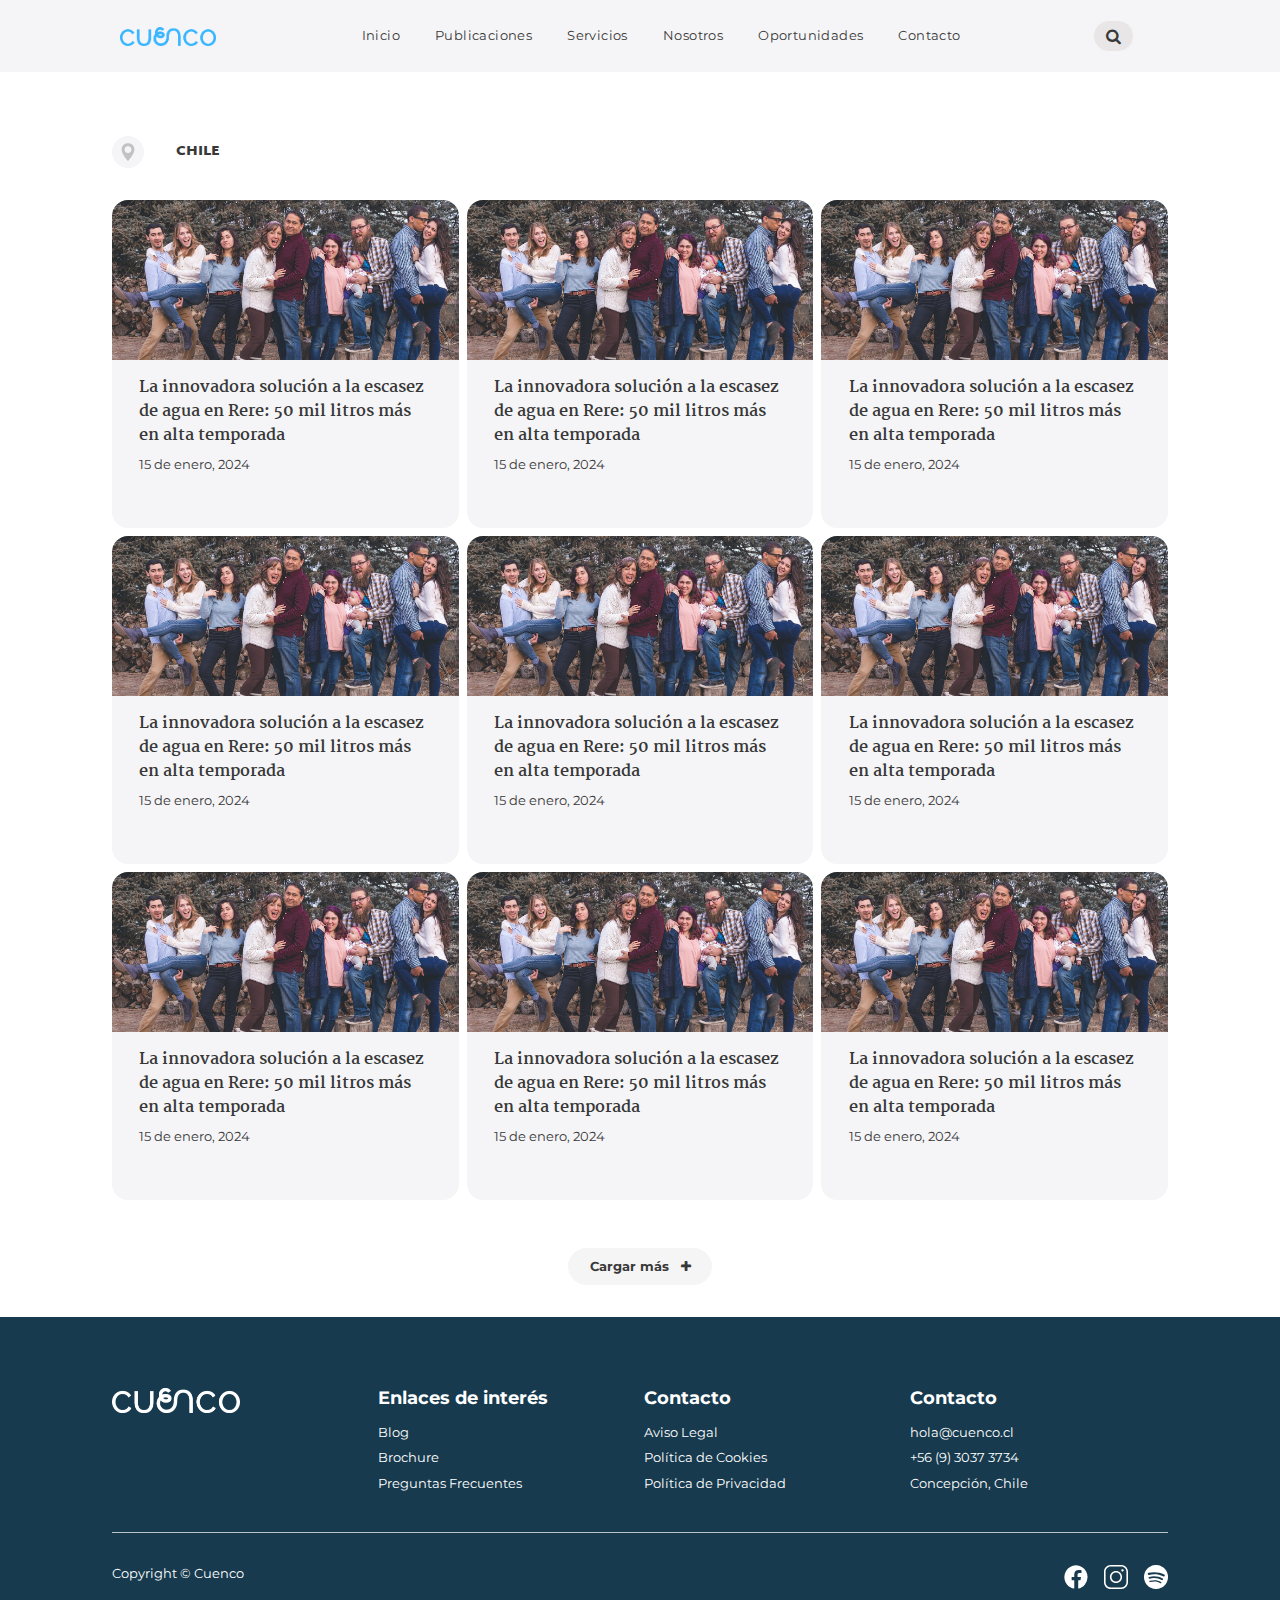
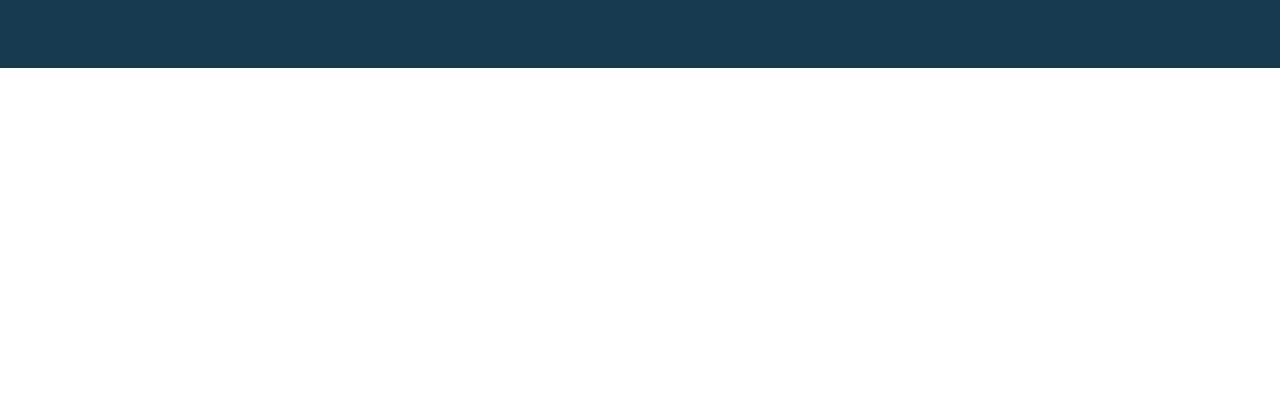
<file: news.html>
<!DOCTYPE html>
<html lang="es">
  <head>
    <title>Cuenco</title>
    <meta charset="UTF-8">
    <link href="img/favicon.png" rel="shortcut icon">
    <meta name="viewport" content="width=device-width, initial-scale=1, maximum-scale=1">
    <link href="css/main.css?v=68854" rel="stylesheet" type="text/css">
    <script src="js/main.js?v=68854" type="text/javascript"></script>
    <!-- Meta tags facebook-->
    <meta property="og:title" content="#">
    <meta property="og:description" content="#">
    <meta property="og:image" content="#">
    <!-- Meta tags twitter cards-->
    <meta name="twitter:card" content="summary_large_image">
    <meta name="twitter:title" content="#">
    <meta name="twitter:description" content="#">
    <meta name="twitter:image" content="#"><link rel="preconnect" href="https://fonts.googleapis.com">
    <link rel="preconnect" href="https://fonts.gstatic.com" crossorigin>
    <link href="https://fonts.googleapis.com/css2?family=Martel+Sans:wght@200;300;400;600;700;800;900&family=Martel:wght@200;300;400;600;700;800;900&display=swap" rel="stylesheet">
    <link href="https://fonts.googleapis.com/css2?family=Montserrat:ital,wght@0,100..900;1,100..900&display=swap" rel="stylesheet">
    <link rel="stylesheet" href="https://fonts.googleapis.com/css2?family=Material+Symbols+Rounded:opsz,wght,FILL,GRAD@48,400,0,0">
  </head>
  <body>
    <header>
      <div class="header__primary">
        <div class="header__wrap">
          <div class="header__search">
            <form action="search.html" method="get"><span class="fa fa-search"></span>
              <input type="text" name="s" placeholder="Ingresa tu búsqueda">
            </form>
          </div>
          <div class="header__inner">
            <div class="header__logo"><a href="index.html"><img src="img/icons/logo-cuenco.png"></a></div>
            <div class="header__nav">
              <div class="header__nav__bg"></div>
              <div class="header__nav__nav">
                <div class="header__nav__close">
                  <div></div>
                  <div></div>
                </div>
                <div class="header__nav__back">
                  <div></div>
                  <div></div>
                  <div></div>
                </div>
                <div class="header__menu">
                  <nav>
                    <ul>
                      <li><a href="index.html">Inicio</a></li>
                      <li><a href="publicaciones.html">Publicaciones</a></li>
                      <li><a href="services.html">Servicios</a></li>
                      <li><a href="aboutus.html">Nosotros</a></li>
                      <li><a href="oportunidades.html">Oportunidades</a></li>
                      <li><a href="contact.html">Contacto</a></li>
                    </ul>
                  </nav>
                </div>
              </div>
            </div>
            <div class="header__right">
              <div class="header__buttons"> 
                <div class="header__button"> <a class="btn btn--min btn--search"><span class="fa fa-search"></span></a></div>
              </div>
              <div class="header__item header__item--ham">
                <div class="header__ham"><span></span><span></span><span></span></div>
              </div>
            </div>
            <div class="header__nav__mobile">
              <div class="header__nav__opacity"> </div>
              <div class="header__nav__nav"> 
                <div class="header__nav__nav__header"> 
                  <div class="header__nav__isotipo"> <img src="img/icons/logo-cuenco.png"></div>
                  <div class="header__nav__close">
                    <div></div>
                    <div></div>
                  </div>
                  <div class="header__nav__back">
                    <div></div>
                    <div></div>
                    <div></div>
                  </div>
                </div>
                <div class="header__nav__nav__body">
                  <div class="header__nav__nav__menu"> 
                    <ul>
                      <li><a href="index.html">Inicio</a></li>
                      <li><a href="publicaciones.html">Publicaciones</a></li>
                      <li><a href="services.html">Servicios</a></li>
                      <li><a href="aboutus.html">Nosotros</a></li>
                      <li><a href="oportunidades.html">Oportunidades</a></li>
                      <li><a href="contact.html">Contacto</a></li>
                    </ul>
                  </div>
                </div>
              </div>
            </div>
          </div>
        </div>
      </div>
    </header>
    <div id="sections">
      <section class="section--news section--header--top">
        <div class="section__wrap">
          <div class="section__header">
            <div class="section__bar">
              <div class="section__icon"> <img src="img/icons/icon-pin.svg"></div>
              <div class="section__bar__text">
                <p><strong>CHILE</strong></p>
              </div>
            </div>
          </div>
          <div class="section__body"> 
            <div class="section__news">
              <div class="cols cols-gutter-2">
                <div class="loadmore loadmore--show">
                  <div class="col-md-4">
                    <article class="article--new">
                      <div class="article__bg"> 
                        <div class="bg"> <img src="img/uploads/2.jpeg"></div>
                      </div>
                      <div class="article__body"> 
                        <h4 class="article__title"><a href="single-new.html">La innovadora solución a la escasez de agua en Rere: 50 mil litros más en alta temporada</a></h4><span class="article__date">15 de enero, 2024</span>
                      </div>
                    </article>
                  </div>
                  <div class="col-md-4">
                    <article class="article--new">
                      <div class="article__bg"> 
                        <div class="bg"> <img src="img/uploads/2.jpeg"></div>
                      </div>
                      <div class="article__body"> 
                        <h4 class="article__title"><a href="single-new.html">La innovadora solución a la escasez de agua en Rere: 50 mil litros más en alta temporada</a></h4><span class="article__date">15 de enero, 2024</span>
                      </div>
                    </article>
                  </div>
                  <div class="col-md-4">
                    <article class="article--new">
                      <div class="article__bg"> 
                        <div class="bg"> <img src="img/uploads/2.jpeg"></div>
                      </div>
                      <div class="article__body"> 
                        <h4 class="article__title"><a href="single-new.html">La innovadora solución a la escasez de agua en Rere: 50 mil litros más en alta temporada</a></h4><span class="article__date">15 de enero, 2024</span>
                      </div>
                    </article>
                  </div>
                  <div class="col-md-4">
                    <article class="article--new">
                      <div class="article__bg"> 
                        <div class="bg"> <img src="img/uploads/2.jpeg"></div>
                      </div>
                      <div class="article__body"> 
                        <h4 class="article__title"><a href="single-new.html">La innovadora solución a la escasez de agua en Rere: 50 mil litros más en alta temporada</a></h4><span class="article__date">15 de enero, 2024</span>
                      </div>
                    </article>
                  </div>
                  <div class="col-md-4">
                    <article class="article--new">
                      <div class="article__bg"> 
                        <div class="bg"> <img src="img/uploads/2.jpeg"></div>
                      </div>
                      <div class="article__body"> 
                        <h4 class="article__title"><a href="single-new.html">La innovadora solución a la escasez de agua en Rere: 50 mil litros más en alta temporada</a></h4><span class="article__date">15 de enero, 2024</span>
                      </div>
                    </article>
                  </div>
                  <div class="col-md-4">
                    <article class="article--new">
                      <div class="article__bg"> 
                        <div class="bg"> <img src="img/uploads/2.jpeg"></div>
                      </div>
                      <div class="article__body"> 
                        <h4 class="article__title"><a href="single-new.html">La innovadora solución a la escasez de agua en Rere: 50 mil litros más en alta temporada</a></h4><span class="article__date">15 de enero, 2024</span>
                      </div>
                    </article>
                  </div>
                  <div class="col-md-4">
                    <article class="article--new">
                      <div class="article__bg"> 
                        <div class="bg"> <img src="img/uploads/2.jpeg"></div>
                      </div>
                      <div class="article__body"> 
                        <h4 class="article__title"><a href="single-new.html">La innovadora solución a la escasez de agua en Rere: 50 mil litros más en alta temporada</a></h4><span class="article__date">15 de enero, 2024</span>
                      </div>
                    </article>
                  </div>
                  <div class="col-md-4">
                    <article class="article--new">
                      <div class="article__bg"> 
                        <div class="bg"> <img src="img/uploads/2.jpeg"></div>
                      </div>
                      <div class="article__body"> 
                        <h4 class="article__title"><a href="single-new.html">La innovadora solución a la escasez de agua en Rere: 50 mil litros más en alta temporada</a></h4><span class="article__date">15 de enero, 2024</span>
                      </div>
                    </article>
                  </div>
                  <div class="col-md-4">
                    <article class="article--new">
                      <div class="article__bg"> 
                        <div class="bg"> <img src="img/uploads/2.jpeg"></div>
                      </div>
                      <div class="article__body"> 
                        <h4 class="article__title"><a href="single-new.html">La innovadora solución a la escasez de agua en Rere: 50 mil litros más en alta temporada</a></h4><span class="article__date">15 de enero, 2024</span>
                      </div>
                    </article>
                  </div>
                </div>
                <div class="loadmore">
                  <div class="col-md-4">
                    <article class="article--new">
                      <div class="article__bg"> 
                        <div class="bg"> <img src="img/uploads/2.jpeg"></div>
                      </div>
                      <div class="article__body"> 
                        <h4 class="article__title"><a href="single-new.html">La innovadora solución a la escasez de agua en Rere: 50 mil litros más en alta temporada</a></h4><span class="article__date">15 de enero, 2024</span>
                      </div>
                    </article>
                  </div>
                  <div class="col-md-4">
                    <article class="article--new">
                      <div class="article__bg"> 
                        <div class="bg"> <img src="img/uploads/2.jpeg"></div>
                      </div>
                      <div class="article__body"> 
                        <h4 class="article__title"><a href="single-new.html">La innovadora solución a la escasez de agua en Rere: 50 mil litros más en alta temporada</a></h4><span class="article__date">15 de enero, 2024</span>
                      </div>
                    </article>
                  </div>
                  <div class="col-md-4">
                    <article class="article--new">
                      <div class="article__bg"> 
                        <div class="bg"> <img src="img/uploads/2.jpeg"></div>
                      </div>
                      <div class="article__body"> 
                        <h4 class="article__title"><a href="single-new.html">La innovadora solución a la escasez de agua en Rere: 50 mil litros más en alta temporada</a></h4><span class="article__date">15 de enero, 2024</span>
                      </div>
                    </article>
                  </div>
                  <div class="col-md-4">
                    <article class="article--new">
                      <div class="article__bg"> 
                        <div class="bg"> <img src="img/uploads/2.jpeg"></div>
                      </div>
                      <div class="article__body"> 
                        <h4 class="article__title"><a href="single-new.html">La innovadora solución a la escasez de agua en Rere: 50 mil litros más en alta temporada</a></h4><span class="article__date">15 de enero, 2024</span>
                      </div>
                    </article>
                  </div>
                  <div class="col-md-4">
                    <article class="article--new">
                      <div class="article__bg"> 
                        <div class="bg"> <img src="img/uploads/2.jpeg"></div>
                      </div>
                      <div class="article__body"> 
                        <h4 class="article__title"><a href="single-new.html">La innovadora solución a la escasez de agua en Rere: 50 mil litros más en alta temporada</a></h4><span class="article__date">15 de enero, 2024</span>
                      </div>
                    </article>
                  </div>
                  <div class="col-md-4">
                    <article class="article--new">
                      <div class="article__bg"> 
                        <div class="bg"> <img src="img/uploads/2.jpeg"></div>
                      </div>
                      <div class="article__body"> 
                        <h4 class="article__title"><a href="single-new.html">La innovadora solución a la escasez de agua en Rere: 50 mil litros más en alta temporada</a></h4><span class="article__date">15 de enero, 2024</span>
                      </div>
                    </article>
                  </div>
                  <div class="col-md-4">
                    <article class="article--new">
                      <div class="article__bg"> 
                        <div class="bg"> <img src="img/uploads/2.jpeg"></div>
                      </div>
                      <div class="article__body"> 
                        <h4 class="article__title"><a href="single-new.html">La innovadora solución a la escasez de agua en Rere: 50 mil litros más en alta temporada</a></h4><span class="article__date">15 de enero, 2024</span>
                      </div>
                    </article>
                  </div>
                  <div class="col-md-4">
                    <article class="article--new">
                      <div class="article__bg"> 
                        <div class="bg"> <img src="img/uploads/2.jpeg"></div>
                      </div>
                      <div class="article__body"> 
                        <h4 class="article__title"><a href="single-new.html">La innovadora solución a la escasez de agua en Rere: 50 mil litros más en alta temporada</a></h4><span class="article__date">15 de enero, 2024</span>
                      </div>
                    </article>
                  </div>
                  <div class="col-md-4">
                    <article class="article--new">
                      <div class="article__bg"> 
                        <div class="bg"> <img src="img/uploads/2.jpeg"></div>
                      </div>
                      <div class="article__body"> 
                        <h4 class="article__title"><a href="single-new.html">La innovadora solución a la escasez de agua en Rere: 50 mil litros más en alta temporada</a></h4><span class="article__date">15 de enero, 2024</span>
                      </div>
                    </article>
                  </div>
                </div>
                <div class="loadmore">
                  <div class="col-md-4">
                    <article class="article--new">
                      <div class="article__bg"> 
                        <div class="bg"> <img src="img/uploads/2.jpeg"></div>
                      </div>
                      <div class="article__body"> 
                        <h4 class="article__title"><a href="single-new.html">La innovadora solución a la escasez de agua en Rere: 50 mil litros más en alta temporada</a></h4><span class="article__date">15 de enero, 2024</span>
                      </div>
                    </article>
                  </div>
                  <div class="col-md-4">
                    <article class="article--new">
                      <div class="article__bg"> 
                        <div class="bg"> <img src="img/uploads/2.jpeg"></div>
                      </div>
                      <div class="article__body"> 
                        <h4 class="article__title"><a href="single-new.html">La innovadora solución a la escasez de agua en Rere: 50 mil litros más en alta temporada</a></h4><span class="article__date">15 de enero, 2024</span>
                      </div>
                    </article>
                  </div>
                  <div class="col-md-4">
                    <article class="article--new">
                      <div class="article__bg"> 
                        <div class="bg"> <img src="img/uploads/2.jpeg"></div>
                      </div>
                      <div class="article__body"> 
                        <h4 class="article__title"><a href="single-new.html">La innovadora solución a la escasez de agua en Rere: 50 mil litros más en alta temporada</a></h4><span class="article__date">15 de enero, 2024</span>
                      </div>
                    </article>
                  </div>
                  <div class="col-md-4">
                    <article class="article--new">
                      <div class="article__bg"> 
                        <div class="bg"> <img src="img/uploads/2.jpeg"></div>
                      </div>
                      <div class="article__body"> 
                        <h4 class="article__title"><a href="single-new.html">La innovadora solución a la escasez de agua en Rere: 50 mil litros más en alta temporada</a></h4><span class="article__date">15 de enero, 2024</span>
                      </div>
                    </article>
                  </div>
                  <div class="col-md-4">
                    <article class="article--new">
                      <div class="article__bg"> 
                        <div class="bg"> <img src="img/uploads/2.jpeg"></div>
                      </div>
                      <div class="article__body"> 
                        <h4 class="article__title"><a href="single-new.html">La innovadora solución a la escasez de agua en Rere: 50 mil litros más en alta temporada</a></h4><span class="article__date">15 de enero, 2024</span>
                      </div>
                    </article>
                  </div>
                  <div class="col-md-4">
                    <article class="article--new">
                      <div class="article__bg"> 
                        <div class="bg"> <img src="img/uploads/2.jpeg"></div>
                      </div>
                      <div class="article__body"> 
                        <h4 class="article__title"><a href="single-new.html">La innovadora solución a la escasez de agua en Rere: 50 mil litros más en alta temporada</a></h4><span class="article__date">15 de enero, 2024</span>
                      </div>
                    </article>
                  </div>
                  <div class="col-md-4">
                    <article class="article--new">
                      <div class="article__bg"> 
                        <div class="bg"> <img src="img/uploads/2.jpeg"></div>
                      </div>
                      <div class="article__body"> 
                        <h4 class="article__title"><a href="single-new.html">La innovadora solución a la escasez de agua en Rere: 50 mil litros más en alta temporada</a></h4><span class="article__date">15 de enero, 2024</span>
                      </div>
                    </article>
                  </div>
                  <div class="col-md-4">
                    <article class="article--new">
                      <div class="article__bg"> 
                        <div class="bg"> <img src="img/uploads/2.jpeg"></div>
                      </div>
                      <div class="article__body"> 
                        <h4 class="article__title"><a href="single-new.html">La innovadora solución a la escasez de agua en Rere: 50 mil litros más en alta temporada</a></h4><span class="article__date">15 de enero, 2024</span>
                      </div>
                    </article>
                  </div>
                  <div class="col-md-4">
                    <article class="article--new">
                      <div class="article__bg"> 
                        <div class="bg"> <img src="img/uploads/2.jpeg"></div>
                      </div>
                      <div class="article__body"> 
                        <h4 class="article__title"><a href="single-new.html">La innovadora solución a la escasez de agua en Rere: 50 mil litros más en alta temporada</a></h4><span class="article__date">15 de enero, 2024</span>
                      </div>
                    </article>
                  </div>
                </div>
                <div class="loadmore">
                  <div class="col-md-4">
                    <article class="article--new">
                      <div class="article__bg"> 
                        <div class="bg"> <img src="img/uploads/2.jpeg"></div>
                      </div>
                      <div class="article__body"> 
                        <h4 class="article__title"><a href="single-new.html">La innovadora solución a la escasez de agua en Rere: 50 mil litros más en alta temporada</a></h4><span class="article__date">15 de enero, 2024</span>
                      </div>
                    </article>
                  </div>
                  <div class="col-md-4">
                    <article class="article--new">
                      <div class="article__bg"> 
                        <div class="bg"> <img src="img/uploads/2.jpeg"></div>
                      </div>
                      <div class="article__body"> 
                        <h4 class="article__title"><a href="single-new.html">La innovadora solución a la escasez de agua en Rere: 50 mil litros más en alta temporada</a></h4><span class="article__date">15 de enero, 2024</span>
                      </div>
                    </article>
                  </div>
                  <div class="col-md-4">
                    <article class="article--new">
                      <div class="article__bg"> 
                        <div class="bg"> <img src="img/uploads/2.jpeg"></div>
                      </div>
                      <div class="article__body"> 
                        <h4 class="article__title"><a href="single-new.html">La innovadora solución a la escasez de agua en Rere: 50 mil litros más en alta temporada</a></h4><span class="article__date">15 de enero, 2024</span>
                      </div>
                    </article>
                  </div>
                  <div class="col-md-4">
                    <article class="article--new">
                      <div class="article__bg"> 
                        <div class="bg"> <img src="img/uploads/2.jpeg"></div>
                      </div>
                      <div class="article__body"> 
                        <h4 class="article__title"><a href="single-new.html">La innovadora solución a la escasez de agua en Rere: 50 mil litros más en alta temporada</a></h4><span class="article__date">15 de enero, 2024</span>
                      </div>
                    </article>
                  </div>
                  <div class="col-md-4">
                    <article class="article--new">
                      <div class="article__bg"> 
                        <div class="bg"> <img src="img/uploads/2.jpeg"></div>
                      </div>
                      <div class="article__body"> 
                        <h4 class="article__title"><a href="single-new.html">La innovadora solución a la escasez de agua en Rere: 50 mil litros más en alta temporada</a></h4><span class="article__date">15 de enero, 2024</span>
                      </div>
                    </article>
                  </div>
                  <div class="col-md-4">
                    <article class="article--new">
                      <div class="article__bg"> 
                        <div class="bg"> <img src="img/uploads/2.jpeg"></div>
                      </div>
                      <div class="article__body"> 
                        <h4 class="article__title"><a href="single-new.html">La innovadora solución a la escasez de agua en Rere: 50 mil litros más en alta temporada</a></h4><span class="article__date">15 de enero, 2024</span>
                      </div>
                    </article>
                  </div>
                  <div class="col-md-4">
                    <article class="article--new">
                      <div class="article__bg"> 
                        <div class="bg"> <img src="img/uploads/2.jpeg"></div>
                      </div>
                      <div class="article__body"> 
                        <h4 class="article__title"><a href="single-new.html">La innovadora solución a la escasez de agua en Rere: 50 mil litros más en alta temporada</a></h4><span class="article__date">15 de enero, 2024</span>
                      </div>
                    </article>
                  </div>
                  <div class="col-md-4">
                    <article class="article--new">
                      <div class="article__bg"> 
                        <div class="bg"> <img src="img/uploads/2.jpeg"></div>
                      </div>
                      <div class="article__body"> 
                        <h4 class="article__title"><a href="single-new.html">La innovadora solución a la escasez de agua en Rere: 50 mil litros más en alta temporada</a></h4><span class="article__date">15 de enero, 2024</span>
                      </div>
                    </article>
                  </div>
                  <div class="col-md-4">
                    <article class="article--new">
                      <div class="article__bg"> 
                        <div class="bg"> <img src="img/uploads/2.jpeg"></div>
                      </div>
                      <div class="article__body"> 
                        <h4 class="article__title"><a href="single-new.html">La innovadora solución a la escasez de agua en Rere: 50 mil litros más en alta temporada</a></h4><span class="article__date">15 de enero, 2024</span>
                      </div>
                    </article>
                  </div>
                </div>
                <div class="loadmore">
                  <div class="col-md-4">
                    <article class="article--new">
                      <div class="article__bg"> 
                        <div class="bg"> <img src="img/uploads/2.jpeg"></div>
                      </div>
                      <div class="article__body"> 
                        <h4 class="article__title"><a href="single-new.html">La innovadora solución a la escasez de agua en Rere: 50 mil litros más en alta temporada</a></h4><span class="article__date">15 de enero, 2024</span>
                      </div>
                    </article>
                  </div>
                  <div class="col-md-4">
                    <article class="article--new">
                      <div class="article__bg"> 
                        <div class="bg"> <img src="img/uploads/2.jpeg"></div>
                      </div>
                      <div class="article__body"> 
                        <h4 class="article__title"><a href="single-new.html">La innovadora solución a la escasez de agua en Rere: 50 mil litros más en alta temporada</a></h4><span class="article__date">15 de enero, 2024</span>
                      </div>
                    </article>
                  </div>
                  <div class="col-md-4">
                    <article class="article--new">
                      <div class="article__bg"> 
                        <div class="bg"> <img src="img/uploads/2.jpeg"></div>
                      </div>
                      <div class="article__body"> 
                        <h4 class="article__title"><a href="single-new.html">La innovadora solución a la escasez de agua en Rere: 50 mil litros más en alta temporada</a></h4><span class="article__date">15 de enero, 2024</span>
                      </div>
                    </article>
                  </div>
                  <div class="col-md-4">
                    <article class="article--new">
                      <div class="article__bg"> 
                        <div class="bg"> <img src="img/uploads/2.jpeg"></div>
                      </div>
                      <div class="article__body"> 
                        <h4 class="article__title"><a href="single-new.html">La innovadora solución a la escasez de agua en Rere: 50 mil litros más en alta temporada</a></h4><span class="article__date">15 de enero, 2024</span>
                      </div>
                    </article>
                  </div>
                  <div class="col-md-4">
                    <article class="article--new">
                      <div class="article__bg"> 
                        <div class="bg"> <img src="img/uploads/2.jpeg"></div>
                      </div>
                      <div class="article__body"> 
                        <h4 class="article__title"><a href="single-new.html">La innovadora solución a la escasez de agua en Rere: 50 mil litros más en alta temporada</a></h4><span class="article__date">15 de enero, 2024</span>
                      </div>
                    </article>
                  </div>
                  <div class="col-md-4">
                    <article class="article--new">
                      <div class="article__bg"> 
                        <div class="bg"> <img src="img/uploads/2.jpeg"></div>
                      </div>
                      <div class="article__body"> 
                        <h4 class="article__title"><a href="single-new.html">La innovadora solución a la escasez de agua en Rere: 50 mil litros más en alta temporada</a></h4><span class="article__date">15 de enero, 2024</span>
                      </div>
                    </article>
                  </div>
                  <div class="col-md-4">
                    <article class="article--new">
                      <div class="article__bg"> 
                        <div class="bg"> <img src="img/uploads/2.jpeg"></div>
                      </div>
                      <div class="article__body"> 
                        <h4 class="article__title"><a href="single-new.html">La innovadora solución a la escasez de agua en Rere: 50 mil litros más en alta temporada</a></h4><span class="article__date">15 de enero, 2024</span>
                      </div>
                    </article>
                  </div>
                  <div class="col-md-4">
                    <article class="article--new">
                      <div class="article__bg"> 
                        <div class="bg"> <img src="img/uploads/2.jpeg"></div>
                      </div>
                      <div class="article__body"> 
                        <h4 class="article__title"><a href="single-new.html">La innovadora solución a la escasez de agua en Rere: 50 mil litros más en alta temporada</a></h4><span class="article__date">15 de enero, 2024</span>
                      </div>
                    </article>
                  </div>
                  <div class="col-md-4">
                    <article class="article--new">
                      <div class="article__bg"> 
                        <div class="bg"> <img src="img/uploads/2.jpeg"></div>
                      </div>
                      <div class="article__body"> 
                        <h4 class="article__title"><a href="single-new.html">La innovadora solución a la escasez de agua en Rere: 50 mil litros más en alta temporada</a></h4><span class="article__date">15 de enero, 2024</span>
                      </div>
                    </article>
                  </div>
                </div>
              </div>
              <div class="section__loadmore"> <a data-open-loadmore class="btn">Cargar más <span class="fa fa-plus"></span></a></div>
            </div>
          </div>
        </div>
      </section>
      <div class="modal modal--newsletter">
        <div class="modal__back"></div>
        <div class="modal__front">
          <div class="modal__box">
            <div class="modal__close"><span class="fa fa-close"></span></div>
            <div class="modal__content"> 
              <div class="cols">
                <div class="modal__flex">
                  <div class="col-md-7">
                    <div class="modal__newsletter"> 
                      <h4 class="modal__title">Suscríbete gratis al <span>newsletter</span> y recibe <strong>increíbles oportunidades</strong></h4>
                    </div>
                  </div>
                  <div class="col-md-5">
                    <div class="modal__features"> 
                      <div class="modal__feature"> 
                        <div class="modal__icon"> <img src="img/icons/icon-check-footer.svg"></div>
                        <p>Oportunidades de financiamiento</p>
                      </div>
                      <div class="modal__feature"> 
                        <div class="modal__icon"> <img src="img/icons/icon-check-footer.svg"></div>
                        <p>Explicativos</p>
                      </div>
                      <div class="modal__feature"> 
                        <div class="modal__icon"> <img src="img/icons/icon-check-footer.svg"></div>
                        <p>Resumen semanal</p>
                      </div>
                    </div>
                  </div>
                </div>
                <div class="col-xs-12">
                  <div class="modal__form">
                    <form class="form">
                      <div class="form__element"> 
                        <div class="form__input"> 
                          <input type="text" placeholder="Ingrese su correo electrónico...">
                          <div class="form__button"> 
                            <button>Suscribírme</button>
                          </div>
                        </div>
                      </div>
                    </form>
                  </div>
                </div>
              </div>
            </div>
          </div>
        </div>
      </div>
    </div>
    <footer>
      <div class="footer__wrap">		
        <div class="footer__body">
          <div class="cols">
            <div class="col-md-3">
              <div class="footer__logo"> <img src="img/icons/logo-cuenco-white.png"></div>
            </div>
            <div class="col-md-3">
              <div class="footer__info">
                <h4 class="footer__title">Enlaces de interés</h4><a href="#">Blog</a>
                <p>Brochure</p>
                <p>Preguntas Frecuentes</p>
              </div>
            </div>
            <div class="col-md-3">
              <div class="footer__info">
                <h4 class="footer__title">Contacto</h4><a href="#">Aviso Legal</a><a href="#">Política de Cookies</a><a href="#">Política de Privacidad</a>
              </div>
            </div>
            <div class="col-md-3">
              <div class="footer__info">
                <h4 class="footer__title">Contacto</h4><a href="#">hola@cuenco.cl</a><a href="#">+56 (9) 3037 3734</a><a href="#">Concepción, Chile</a>
              </div>
            </div>
          </div>
        </div>
        <div class="footer__footer">
          <div class="cols">
            <div class="col-md-6">
              <div class="footer__copyright">
                <p>Copyright © Cuenco </p>
              </div>
            </div>
            <div class="col-md-6">
              <div class="footer__socials"> 
                <div class="footer__social"> <a href="#"><img src="img/icons/icon-facebook-white.svg"></a></div>
                <div class="footer__social"> <a href="#"><img src="img/icons/icon-instagram-white.svg"></a></div>
                <div class="footer__social"> <a href="#"><img src="img/icons/icon-spotify-white.svg"></a></div>
              </div>
            </div>
          </div>
        </div>
      </div>
    </footer>
  </body>
</html>
</file>
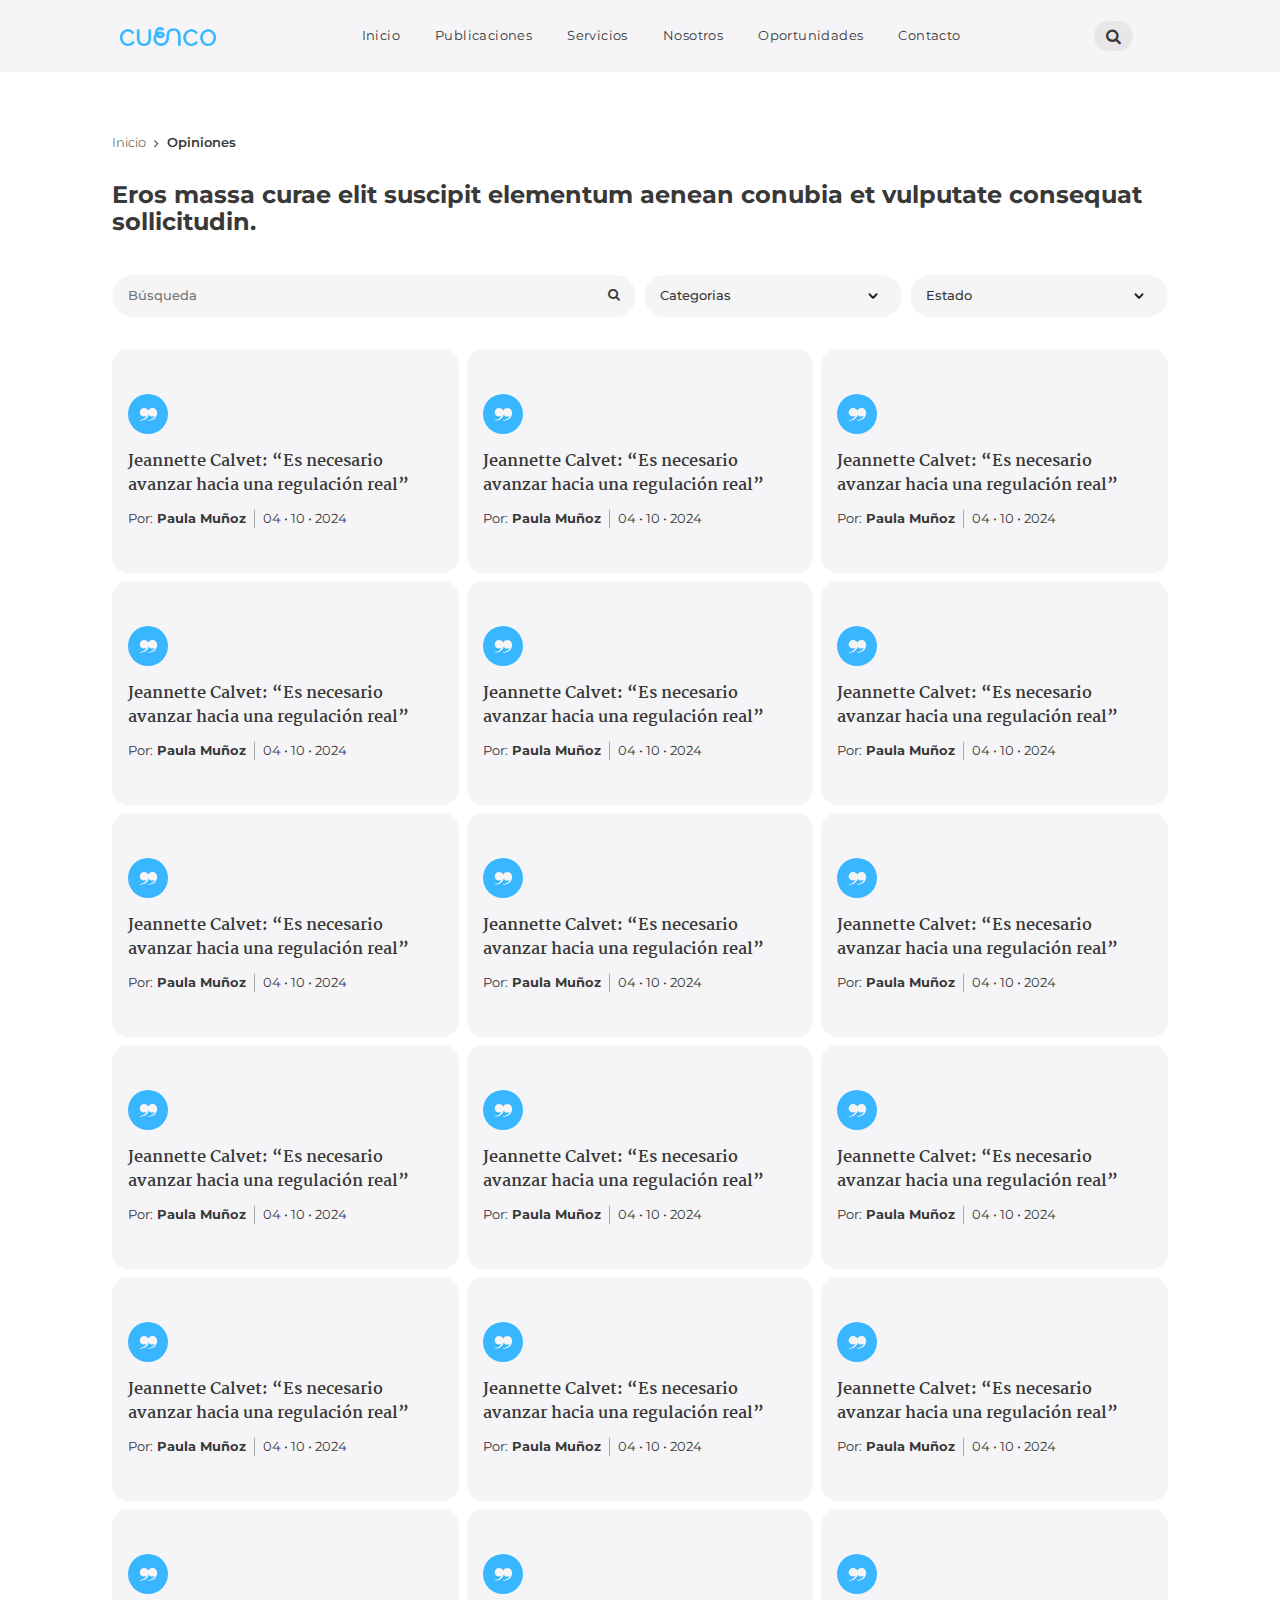
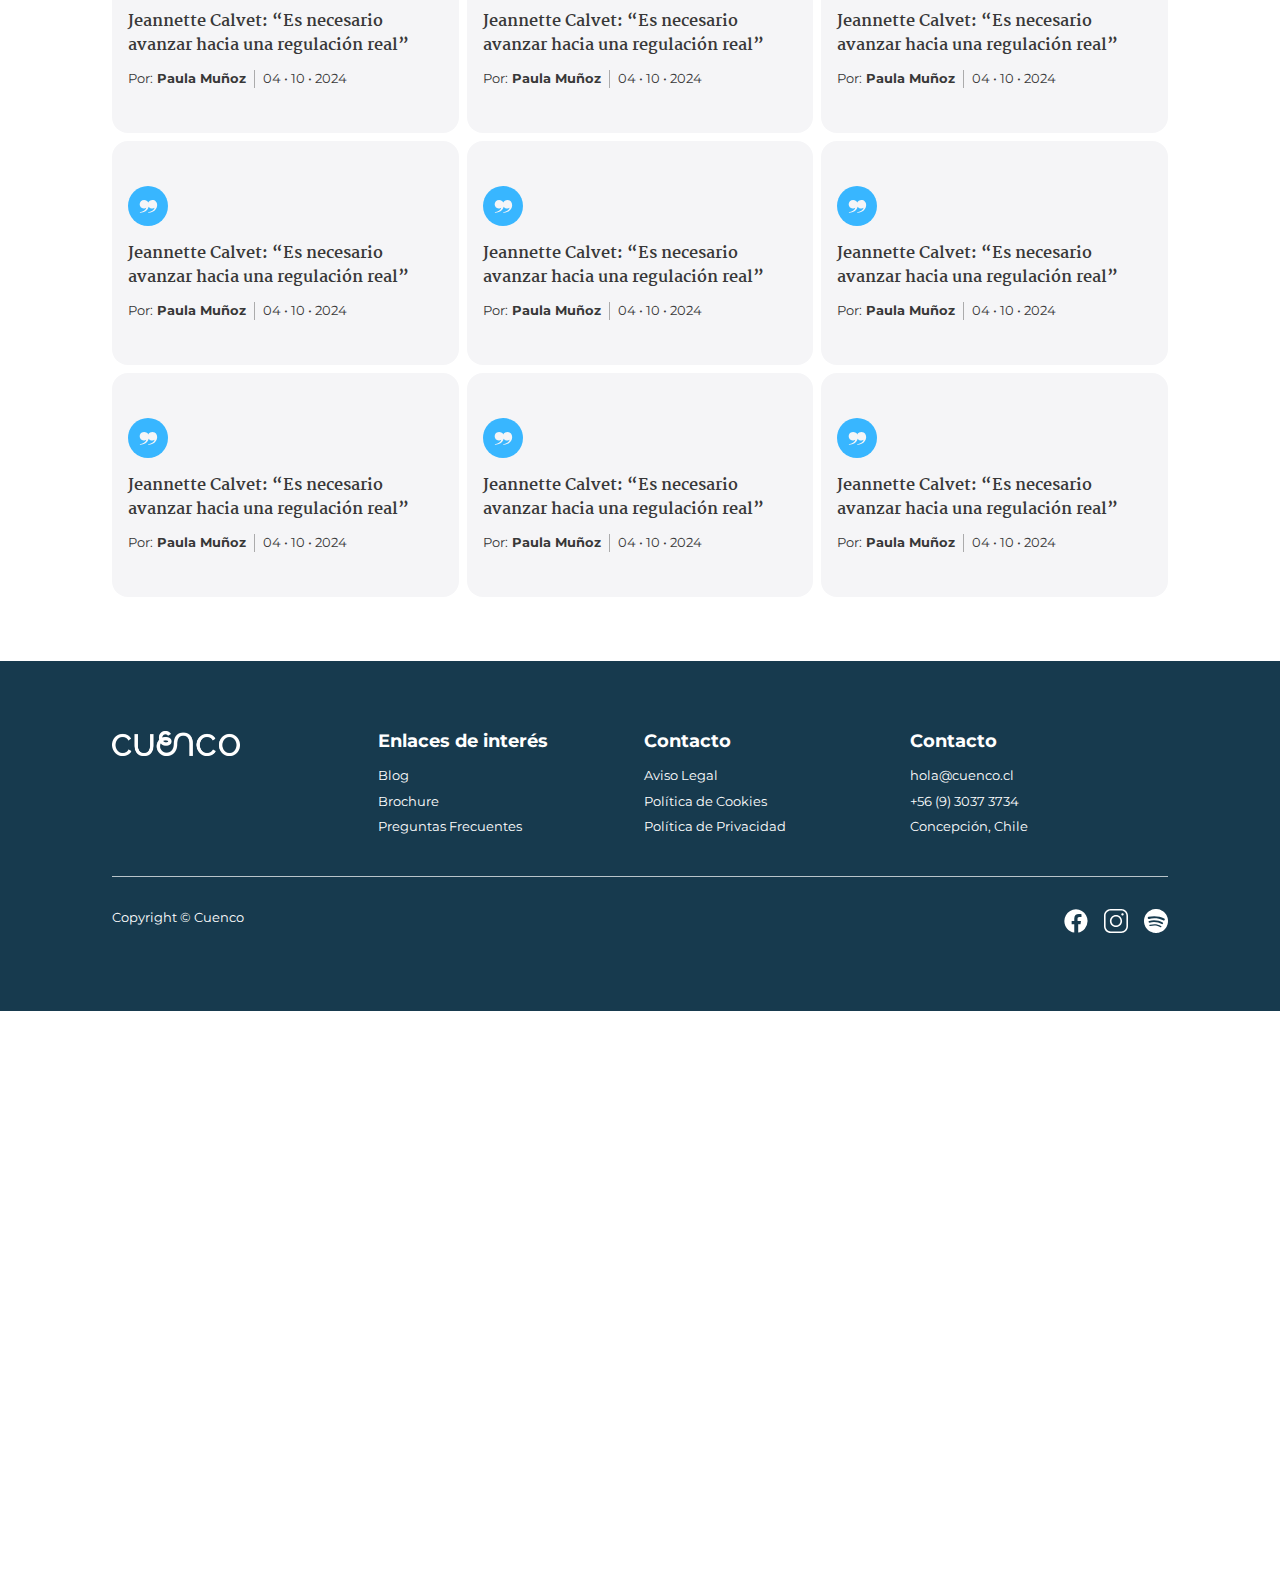
<file: opinions.html>
<!DOCTYPE html>
<html lang="es">
  <head>
    <title>Cuenco</title>
    <meta charset="UTF-8">
    <link href="img/favicon.png" rel="shortcut icon">
    <meta name="viewport" content="width=device-width, initial-scale=1, maximum-scale=1">
    <link href="css/main.css?v=70901" rel="stylesheet" type="text/css">
    <script src="js/main.js?v=70901" type="text/javascript"></script>
    <!-- Meta tags facebook-->
    <meta property="og:title" content="#">
    <meta property="og:description" content="#">
    <meta property="og:image" content="#">
    <!-- Meta tags twitter cards-->
    <meta name="twitter:card" content="summary_large_image">
    <meta name="twitter:title" content="#">
    <meta name="twitter:description" content="#">
    <meta name="twitter:image" content="#"><link rel="preconnect" href="https://fonts.googleapis.com">
    <link rel="preconnect" href="https://fonts.gstatic.com" crossorigin>
    <link href="https://fonts.googleapis.com/css2?family=Martel+Sans:wght@200;300;400;600;700;800;900&family=Martel:wght@200;300;400;600;700;800;900&display=swap" rel="stylesheet">
    <link href="https://fonts.googleapis.com/css2?family=Montserrat:ital,wght@0,100..900;1,100..900&display=swap" rel="stylesheet">
    <link rel="stylesheet" href="https://fonts.googleapis.com/css2?family=Material+Symbols+Rounded:opsz,wght,FILL,GRAD@48,400,0,0">
  </head>
  <body>
    <header>
      <div class="header__primary">
        <div class="header__wrap">
          <div class="header__search">
            <form action="search.html" method="get"><span class="fa fa-search"></span>
              <input type="text" name="s" placeholder="Ingresa tu búsqueda">
            </form>
          </div>
          <div class="header__inner">
            <div class="header__logo"><a href="index.html"><img src="img/icons/logo-cuenco.png"></a></div>
            <div class="header__nav">
              <div class="header__nav__bg"></div>
              <div class="header__nav__nav">
                <div class="header__nav__close">
                  <div></div>
                  <div></div>
                </div>
                <div class="header__nav__back">
                  <div></div>
                  <div></div>
                  <div></div>
                </div>
                <div class="header__menu">
                  <nav>
                    <ul>
                      <li><a href="index.html">Inicio</a></li>
                      <li><a href="publicaciones.html">Publicaciones</a></li>
                      <li><a href="services.html">Servicios</a></li>
                      <li><a href="aboutus.html">Nosotros</a></li>
                      <li><a href="oportunidades.html">Oportunidades</a></li>
                      <li><a href="contact.html">Contacto</a></li>
                    </ul>
                  </nav>
                </div>
              </div>
            </div>
            <div class="header__right">
              <div class="header__buttons"> 
                <div class="header__button"> <a class="btn btn--min btn--search"><span class="fa fa-search"></span></a></div>
              </div>
              <div class="header__item header__item--ham">
                <div class="header__ham"><span></span><span></span><span></span></div>
              </div>
            </div>
            <div class="header__nav__mobile">
              <div class="header__nav__opacity"> </div>
              <div class="header__nav__nav"> 
                <div class="header__nav__nav__header"> 
                  <div class="header__nav__isotipo"> <img src="img/icons/logo-cuenco.png"></div>
                  <div class="header__nav__close">
                    <div></div>
                    <div></div>
                  </div>
                  <div class="header__nav__back">
                    <div></div>
                    <div></div>
                    <div></div>
                  </div>
                </div>
                <div class="header__nav__nav__body">
                  <div class="header__nav__nav__menu"> 
                    <ul>
                      <li><a href="index.html">Inicio</a></li>
                      <li><a href="publicaciones.html">Publicaciones</a></li>
                      <li><a href="services.html">Servicios</a></li>
                      <li><a href="aboutus.html">Nosotros</a></li>
                      <li><a href="oportunidades.html">Oportunidades</a></li>
                      <li><a href="contact.html">Contacto</a></li>
                    </ul>
                  </div>
                </div>
              </div>
            </div>
          </div>
        </div>
      </div>
    </header>
    <div id="sections">
      <section class="section--header section--header--oportunidades">
        <div class="section__wrap">
          <div class="section__breadcrumb"><a href="index.html">Inicio<span class="fa fa-angle-right"></span></a><a href="opinions.html" class="current">Opiniones</a></div>
          <div class="section__header">
            <h1 class="h3 section__title">Eros massa curae elit suscipit elementum aenean conubia et vulputate consequat sollicitudin.
            </h1>
          </div>
        </div>
      </section>
      <section class="section--publicaciones"> 
        <div class="section__wrap">
          <div class="section__header">
            <div class="section__filters">
              <div class="cols">
                <div class="col-xs-12 col-md-6">
                  <div class="section__quicksearch">
                    <div class="section__flex">
                      <div class="form__element">
                        <div class="form__input">
                          <input type="text" name="name" placeholder="Búsqueda" class="quicksearch"><span class="fa fa-search"></span>
                        </div>
                      </div>
                    </div>
                  </div>
                </div>
                <div class="col-xs-6 col-md-3">
                  <div class="section__filter">
                    <div class="form__element">
                      <div data-filter-group="categories" class="form__input button-group selectors">
                        <select class="order-select">
                          <option selected disabled>Categorias</option>
                          <option value="*">Todos</option>
                          <option value=".1">Categoria 1</option>
                          <option value=".2">Categoria 2</option>
                          <option value=".3">Categoria 3</option>
                          <option value=".4">Categoria 4</option>
                        </select>
                      </div>
                    </div>
                  </div>
                </div>
                <div class="col-xs-6 col-md-3">
                  <div class="section__filter">
                    <div class="form__element">
                      <div data-filter-group="state" class="form__input button-group selectors">
                        <select class="order-select">
                          <option selected disabled>Estado</option>
                          <option value="*">Todos</option>
                          <option value=".open">Abiertos</option>
                          <option value=".close">Cerrados</option>
                        </select>
                      </div>
                    </div>
                  </div>
                </div>
              </div>
            </div>
          </div>
          <div class="section__body">
            <div class="cols grid--oportunidades">
              <div class="col-xs-12 col-md-4 open 1">
                <article class="article--column">
                  <div class="article__icon"> <img src="img/icons/icon-comillas-circle.svg"></div>
                  <div class="article__body"> 
                    <h3 class="article__title"><a href="single-new.html">Jeannette Calvet: “Es necesario avanzar hacia una regulación real”</a></h3>
                    <div class="article__flex">
                      <p class="article__name">Por:<a href="#">Paula Muñoz</a></p><span class="article__date"> 04 • 10 • 2024</span>
                    </div>
                  </div>
                </article>
              </div>
              <div class="col-xs-12 col-md-4 close 2">
                <article class="article--column">
                  <div class="article__icon"> <img src="img/icons/icon-comillas-circle.svg"></div>
                  <div class="article__body"> 
                    <h3 class="article__title"><a href="single-new.html">Jeannette Calvet: “Es necesario avanzar hacia una regulación real”</a></h3>
                    <div class="article__flex">
                      <p class="article__name">Por:<a href="#">Paula Muñoz</a></p><span class="article__date"> 04 • 10 • 2024</span>
                    </div>
                  </div>
                </article>
              </div>
              <div class="col-xs-12 col-md-4 close 3">
                <article class="article--column">
                  <div class="article__icon"> <img src="img/icons/icon-comillas-circle.svg"></div>
                  <div class="article__body"> 
                    <h3 class="article__title"><a href="single-new.html">Jeannette Calvet: “Es necesario avanzar hacia una regulación real”</a></h3>
                    <div class="article__flex">
                      <p class="article__name">Por:<a href="#">Paula Muñoz</a></p><span class="article__date"> 04 • 10 • 2024</span>
                    </div>
                  </div>
                </article>
              </div>
              <div class="col-xs-12 col-md-4 open 4">
                <article class="article--column">
                  <div class="article__icon"> <img src="img/icons/icon-comillas-circle.svg"></div>
                  <div class="article__body"> 
                    <h3 class="article__title"><a href="single-new.html">Jeannette Calvet: “Es necesario avanzar hacia una regulación real”</a></h3>
                    <div class="article__flex">
                      <p class="article__name">Por:<a href="#">Paula Muñoz</a></p><span class="article__date"> 04 • 10 • 2024</span>
                    </div>
                  </div>
                </article>
              </div>
              <div class="col-xs-12 col-md-4 close 4">
                <article class="article--column">
                  <div class="article__icon"> <img src="img/icons/icon-comillas-circle.svg"></div>
                  <div class="article__body"> 
                    <h3 class="article__title"><a href="single-new.html">Jeannette Calvet: “Es necesario avanzar hacia una regulación real”</a></h3>
                    <div class="article__flex">
                      <p class="article__name">Por:<a href="#">Paula Muñoz</a></p><span class="article__date"> 04 • 10 • 2024</span>
                    </div>
                  </div>
                </article>
              </div>
              <div class="col-xs-12 col-md-4 close 1">
                <article class="article--column">
                  <div class="article__icon"> <img src="img/icons/icon-comillas-circle.svg"></div>
                  <div class="article__body"> 
                    <h3 class="article__title"><a href="single-new.html">Jeannette Calvet: “Es necesario avanzar hacia una regulación real”</a></h3>
                    <div class="article__flex">
                      <p class="article__name">Por:<a href="#">Paula Muñoz</a></p><span class="article__date"> 04 • 10 • 2024</span>
                    </div>
                  </div>
                </article>
              </div>
              <div class="col-xs-12 col-md-4 open 2">
                <article class="article--column">
                  <div class="article__icon"> <img src="img/icons/icon-comillas-circle.svg"></div>
                  <div class="article__body"> 
                    <h3 class="article__title"><a href="single-new.html">Jeannette Calvet: “Es necesario avanzar hacia una regulación real”</a></h3>
                    <div class="article__flex">
                      <p class="article__name">Por:<a href="#">Paula Muñoz</a></p><span class="article__date"> 04 • 10 • 2024</span>
                    </div>
                  </div>
                </article>
              </div>
              <div class="col-xs-12 col-md-4 open 3">
                <article class="article--column">
                  <div class="article__icon"> <img src="img/icons/icon-comillas-circle.svg"></div>
                  <div class="article__body"> 
                    <h3 class="article__title"><a href="single-new.html">Jeannette Calvet: “Es necesario avanzar hacia una regulación real”</a></h3>
                    <div class="article__flex">
                      <p class="article__name">Por:<a href="#">Paula Muñoz</a></p><span class="article__date"> 04 • 10 • 2024</span>
                    </div>
                  </div>
                </article>
              </div>
              <div class="col-xs-12 col-md-4 open 3">
                <article class="article--column">
                  <div class="article__icon"> <img src="img/icons/icon-comillas-circle.svg"></div>
                  <div class="article__body"> 
                    <h3 class="article__title"><a href="single-new.html">Jeannette Calvet: “Es necesario avanzar hacia una regulación real”</a></h3>
                    <div class="article__flex">
                      <p class="article__name">Por:<a href="#">Paula Muñoz</a></p><span class="article__date"> 04 • 10 • 2024</span>
                    </div>
                  </div>
                </article>
              </div>
              <div class="col-xs-12 col-md-4 close 1">
                <article class="article--column">
                  <div class="article__icon"> <img src="img/icons/icon-comillas-circle.svg"></div>
                  <div class="article__body"> 
                    <h3 class="article__title"><a href="single-new.html">Jeannette Calvet: “Es necesario avanzar hacia una regulación real”</a></h3>
                    <div class="article__flex">
                      <p class="article__name">Por:<a href="#">Paula Muñoz</a></p><span class="article__date"> 04 • 10 • 2024</span>
                    </div>
                  </div>
                </article>
              </div>
              <div class="col-xs-12 col-md-4 close 2">
                <article class="article--column">
                  <div class="article__icon"> <img src="img/icons/icon-comillas-circle.svg"></div>
                  <div class="article__body"> 
                    <h3 class="article__title"><a href="single-new.html">Jeannette Calvet: “Es necesario avanzar hacia una regulación real”</a></h3>
                    <div class="article__flex">
                      <p class="article__name">Por:<a href="#">Paula Muñoz</a></p><span class="article__date"> 04 • 10 • 2024</span>
                    </div>
                  </div>
                </article>
              </div>
              <div class="col-xs-12 col-md-4 close 4">
                <article class="article--column">
                  <div class="article__icon"> <img src="img/icons/icon-comillas-circle.svg"></div>
                  <div class="article__body"> 
                    <h3 class="article__title"><a href="single-new.html">Jeannette Calvet: “Es necesario avanzar hacia una regulación real”</a></h3>
                    <div class="article__flex">
                      <p class="article__name">Por:<a href="#">Paula Muñoz</a></p><span class="article__date"> 04 • 10 • 2024</span>
                    </div>
                  </div>
                </article>
              </div>
              <div class="col-xs-12 col-md-4 open 1">
                <article class="article--column">
                  <div class="article__icon"> <img src="img/icons/icon-comillas-circle.svg"></div>
                  <div class="article__body"> 
                    <h3 class="article__title"><a href="single-new.html">Jeannette Calvet: “Es necesario avanzar hacia una regulación real”</a></h3>
                    <div class="article__flex">
                      <p class="article__name">Por:<a href="#">Paula Muñoz</a></p><span class="article__date"> 04 • 10 • 2024</span>
                    </div>
                  </div>
                </article>
              </div>
              <div class="col-xs-12 col-md-4 close 2">
                <article class="article--column">
                  <div class="article__icon"> <img src="img/icons/icon-comillas-circle.svg"></div>
                  <div class="article__body"> 
                    <h3 class="article__title"><a href="single-new.html">Jeannette Calvet: “Es necesario avanzar hacia una regulación real”</a></h3>
                    <div class="article__flex">
                      <p class="article__name">Por:<a href="#">Paula Muñoz</a></p><span class="article__date"> 04 • 10 • 2024</span>
                    </div>
                  </div>
                </article>
              </div>
              <div class="col-xs-12 col-md-4 close 3">
                <article class="article--column">
                  <div class="article__icon"> <img src="img/icons/icon-comillas-circle.svg"></div>
                  <div class="article__body"> 
                    <h3 class="article__title"><a href="single-new.html">Jeannette Calvet: “Es necesario avanzar hacia una regulación real”</a></h3>
                    <div class="article__flex">
                      <p class="article__name">Por:<a href="#">Paula Muñoz</a></p><span class="article__date"> 04 • 10 • 2024</span>
                    </div>
                  </div>
                </article>
              </div>
              <div class="col-xs-12 col-md-4 open 4">
                <article class="article--column">
                  <div class="article__icon"> <img src="img/icons/icon-comillas-circle.svg"></div>
                  <div class="article__body"> 
                    <h3 class="article__title"><a href="single-new.html">Jeannette Calvet: “Es necesario avanzar hacia una regulación real”</a></h3>
                    <div class="article__flex">
                      <p class="article__name">Por:<a href="#">Paula Muñoz</a></p><span class="article__date"> 04 • 10 • 2024</span>
                    </div>
                  </div>
                </article>
              </div>
              <div class="col-xs-12 col-md-4 close 4">
                <article class="article--column">
                  <div class="article__icon"> <img src="img/icons/icon-comillas-circle.svg"></div>
                  <div class="article__body"> 
                    <h3 class="article__title"><a href="single-new.html">Jeannette Calvet: “Es necesario avanzar hacia una regulación real”</a></h3>
                    <div class="article__flex">
                      <p class="article__name">Por:<a href="#">Paula Muñoz</a></p><span class="article__date"> 04 • 10 • 2024</span>
                    </div>
                  </div>
                </article>
              </div>
              <div class="col-xs-12 col-md-4 close 1">
                <article class="article--column">
                  <div class="article__icon"> <img src="img/icons/icon-comillas-circle.svg"></div>
                  <div class="article__body"> 
                    <h3 class="article__title"><a href="single-new.html">Jeannette Calvet: “Es necesario avanzar hacia una regulación real”</a></h3>
                    <div class="article__flex">
                      <p class="article__name">Por:<a href="#">Paula Muñoz</a></p><span class="article__date"> 04 • 10 • 2024</span>
                    </div>
                  </div>
                </article>
              </div>
              <div class="col-xs-12 col-md-4 open 2">
                <article class="article--column">
                  <div class="article__icon"> <img src="img/icons/icon-comillas-circle.svg"></div>
                  <div class="article__body"> 
                    <h3 class="article__title"><a href="single-new.html">Jeannette Calvet: “Es necesario avanzar hacia una regulación real”</a></h3>
                    <div class="article__flex">
                      <p class="article__name">Por:<a href="#">Paula Muñoz</a></p><span class="article__date"> 04 • 10 • 2024</span>
                    </div>
                  </div>
                </article>
              </div>
              <div class="col-xs-12 col-md-4 open 3">
                <article class="article--column">
                  <div class="article__icon"> <img src="img/icons/icon-comillas-circle.svg"></div>
                  <div class="article__body"> 
                    <h3 class="article__title"><a href="single-new.html">Jeannette Calvet: “Es necesario avanzar hacia una regulación real”</a></h3>
                    <div class="article__flex">
                      <p class="article__name">Por:<a href="#">Paula Muñoz</a></p><span class="article__date"> 04 • 10 • 2024</span>
                    </div>
                  </div>
                </article>
              </div>
              <div class="col-xs-12 col-md-4 open 3">
                <article class="article--column">
                  <div class="article__icon"> <img src="img/icons/icon-comillas-circle.svg"></div>
                  <div class="article__body"> 
                    <h3 class="article__title"><a href="single-new.html">Jeannette Calvet: “Es necesario avanzar hacia una regulación real”</a></h3>
                    <div class="article__flex">
                      <p class="article__name">Por:<a href="#">Paula Muñoz</a></p><span class="article__date"> 04 • 10 • 2024</span>
                    </div>
                  </div>
                </article>
              </div>
              <div class="col-xs-12 col-md-4 close 1">
                <article class="article--column">
                  <div class="article__icon"> <img src="img/icons/icon-comillas-circle.svg"></div>
                  <div class="article__body"> 
                    <h3 class="article__title"><a href="single-new.html">Jeannette Calvet: “Es necesario avanzar hacia una regulación real”</a></h3>
                    <div class="article__flex">
                      <p class="article__name">Por:<a href="#">Paula Muñoz</a></p><span class="article__date"> 04 • 10 • 2024</span>
                    </div>
                  </div>
                </article>
              </div>
              <div class="col-xs-12 col-md-4 close 2">
                <article class="article--column">
                  <div class="article__icon"> <img src="img/icons/icon-comillas-circle.svg"></div>
                  <div class="article__body"> 
                    <h3 class="article__title"><a href="single-new.html">Jeannette Calvet: “Es necesario avanzar hacia una regulación real”</a></h3>
                    <div class="article__flex">
                      <p class="article__name">Por:<a href="#">Paula Muñoz</a></p><span class="article__date"> 04 • 10 • 2024</span>
                    </div>
                  </div>
                </article>
              </div>
              <div class="col-xs-12 col-md-4 close 4">
                <article class="article--column">
                  <div class="article__icon"> <img src="img/icons/icon-comillas-circle.svg"></div>
                  <div class="article__body"> 
                    <h3 class="article__title"><a href="single-new.html">Jeannette Calvet: “Es necesario avanzar hacia una regulación real”</a></h3>
                    <div class="article__flex">
                      <p class="article__name">Por:<a href="#">Paula Muñoz</a></p><span class="article__date"> 04 • 10 • 2024</span>
                    </div>
                  </div>
                </article>
              </div>
            </div>
          </div>
        </div>
      </section>
      <div class="modal modal--newsletter">
        <div class="modal__back"></div>
        <div class="modal__front">
          <div class="modal__box">
            <div class="modal__close"><span class="fa fa-close"></span></div>
            <div class="modal__content"> 
              <div class="cols">
                <div class="modal__flex">
                  <div class="col-md-7">
                    <div class="modal__newsletter"> 
                      <h4 class="modal__title">Suscríbete gratis al <span>newsletter</span> y recibe <strong>increíbles oportunidades</strong></h4>
                    </div>
                  </div>
                  <div class="col-md-5">
                    <div class="modal__features"> 
                      <div class="modal__feature"> 
                        <div class="modal__icon"> <img src="img/icons/icon-check-footer.svg"></div>
                        <p>Oportunidades de financiamiento</p>
                      </div>
                      <div class="modal__feature"> 
                        <div class="modal__icon"> <img src="img/icons/icon-check-footer.svg"></div>
                        <p>Explicativos</p>
                      </div>
                      <div class="modal__feature"> 
                        <div class="modal__icon"> <img src="img/icons/icon-check-footer.svg"></div>
                        <p>Resumen semanal</p>
                      </div>
                    </div>
                  </div>
                </div>
                <div class="col-xs-12">
                  <div class="modal__form">
                    <form class="form">
                      <div class="form__element"> 
                        <div class="form__input"> 
                          <input type="text" placeholder="Ingrese su correo electrónico...">
                          <div class="form__button"> 
                            <button>Suscribírme</button>
                          </div>
                        </div>
                      </div>
                    </form>
                  </div>
                </div>
              </div>
            </div>
          </div>
        </div>
      </div>
    </div>
    <footer>
      <div class="footer__wrap">		
        <div class="footer__body">
          <div class="cols">
            <div class="col-md-3">
              <div class="footer__logo"> <img src="img/icons/logo-cuenco-white.png"></div>
            </div>
            <div class="col-md-3">
              <div class="footer__info">
                <h4 class="footer__title">Enlaces de interés</h4><a href="#">Blog</a>
                <p>Brochure</p>
                <p>Preguntas Frecuentes</p>
              </div>
            </div>
            <div class="col-md-3">
              <div class="footer__info">
                <h4 class="footer__title">Contacto</h4><a href="#">Aviso Legal</a><a href="#">Política de Cookies</a><a href="#">Política de Privacidad</a>
              </div>
            </div>
            <div class="col-md-3">
              <div class="footer__info">
                <h4 class="footer__title">Contacto</h4><a href="#">hola@cuenco.cl</a><a href="#">+56 (9) 3037 3734</a><a href="#">Concepción, Chile</a>
              </div>
            </div>
          </div>
        </div>
        <div class="footer__footer">
          <div class="cols">
            <div class="col-md-6">
              <div class="footer__copyright">
                <p>Copyright © Cuenco </p>
              </div>
            </div>
            <div class="col-md-6">
              <div class="footer__socials"> 
                <div class="footer__social"> <a href="#"><img src="img/icons/icon-facebook-white.svg"></a></div>
                <div class="footer__social"> <a href="#"><img src="img/icons/icon-instagram-white.svg"></a></div>
                <div class="footer__social"> <a href="#"><img src="img/icons/icon-spotify-white.svg"></a></div>
              </div>
            </div>
          </div>
        </div>
      </div>
    </footer>
  </body>
</html>
</file>
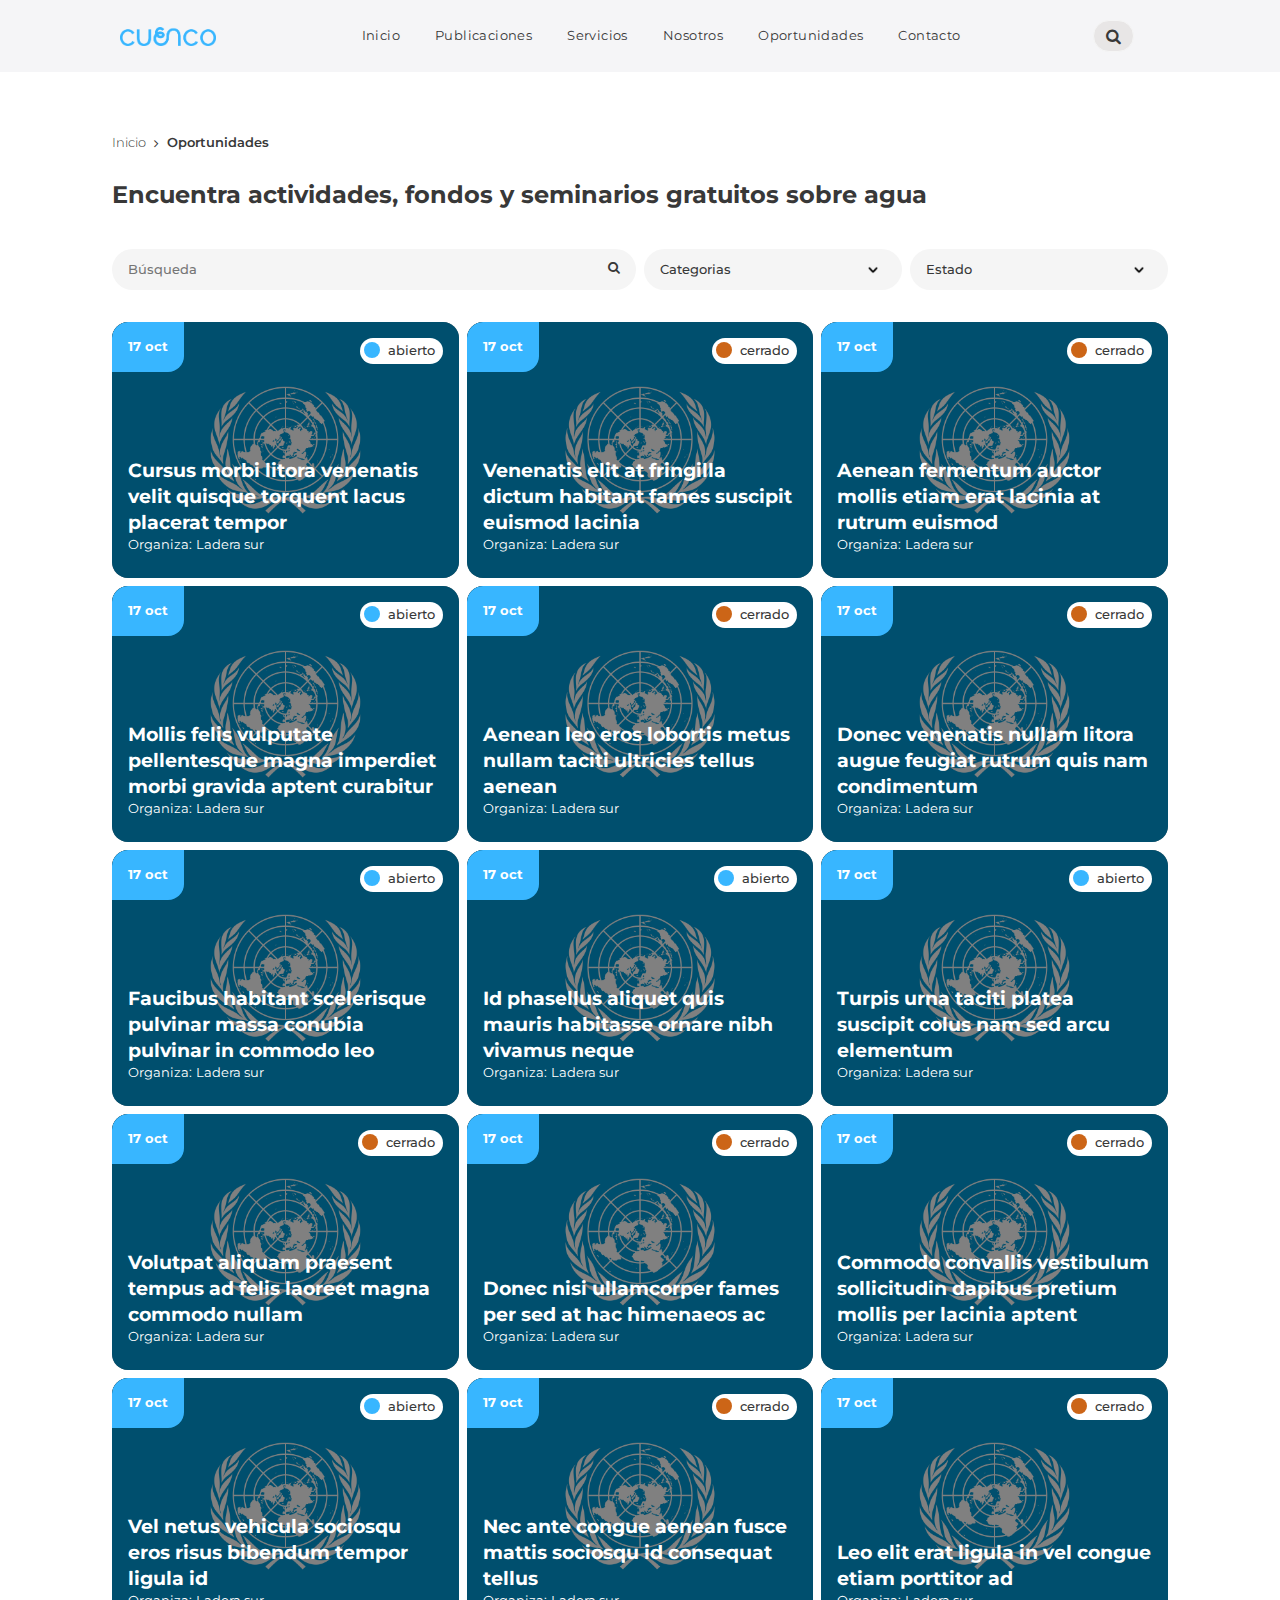
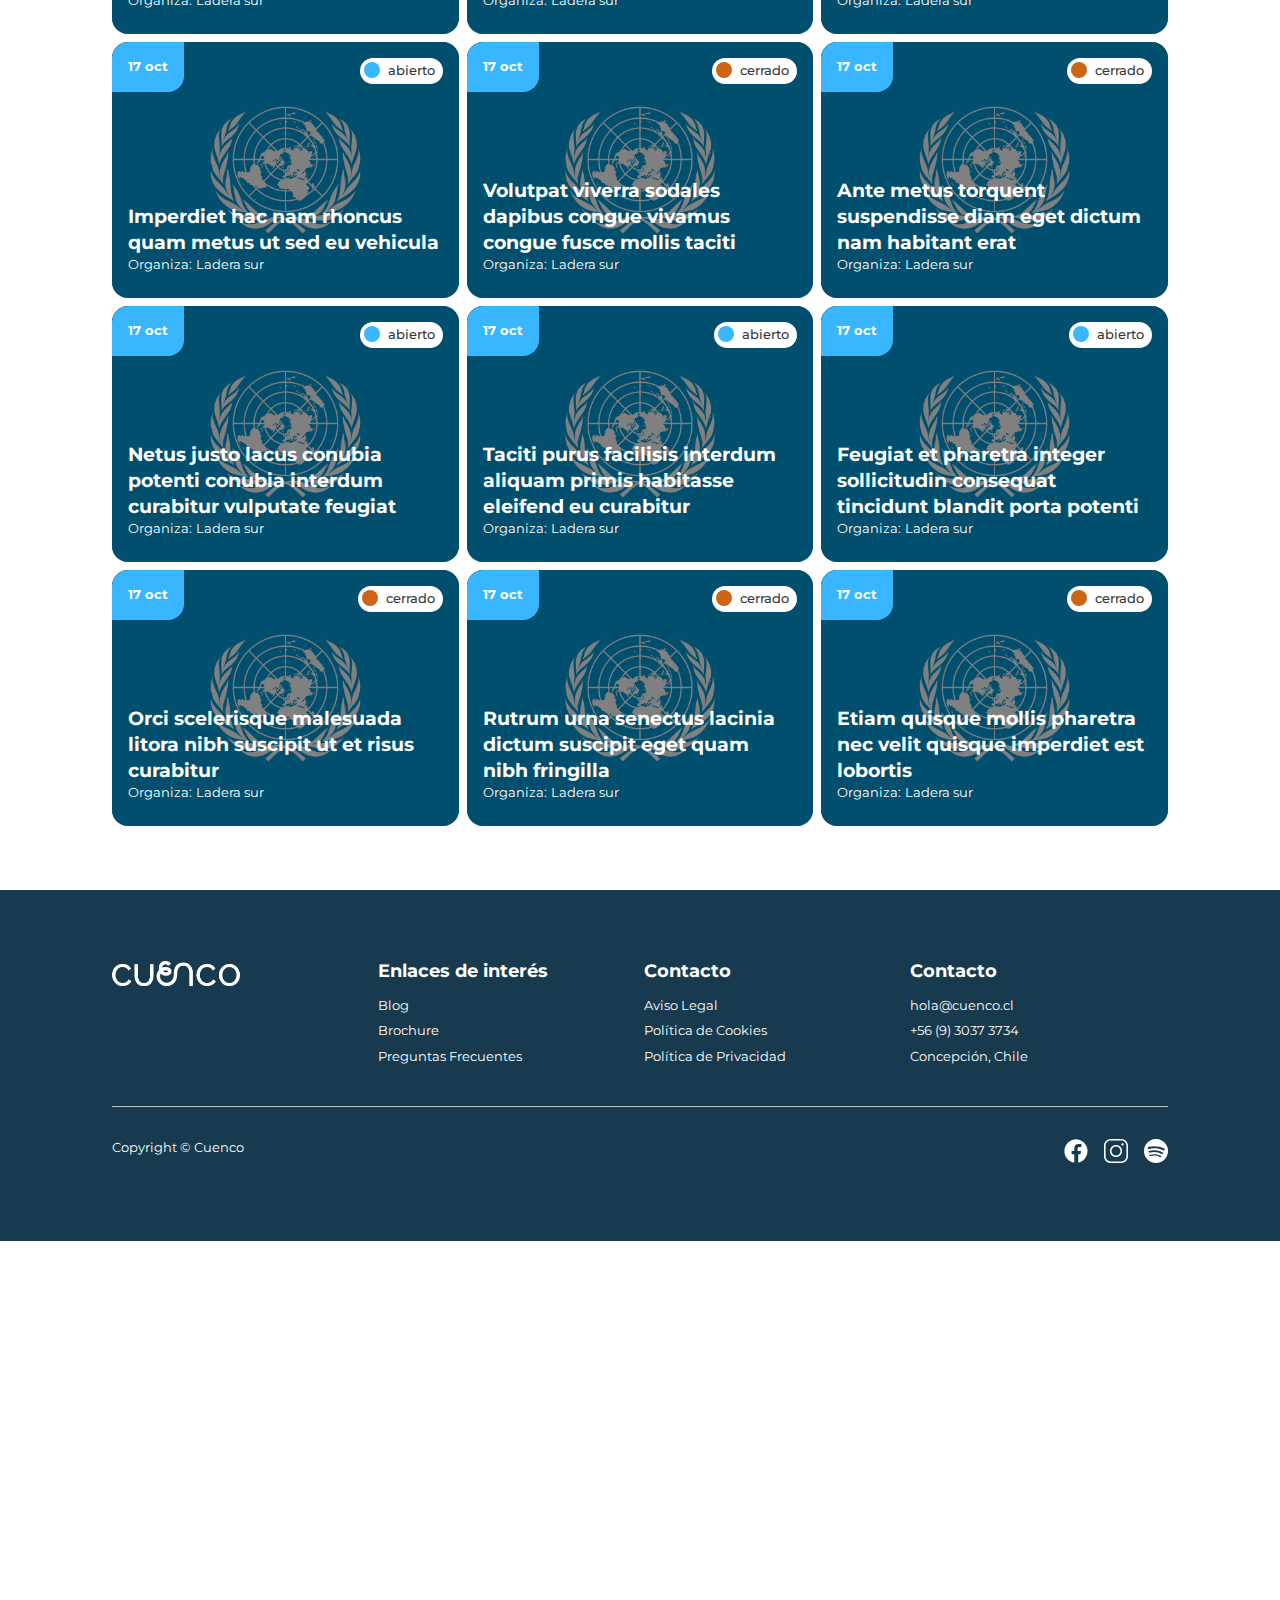
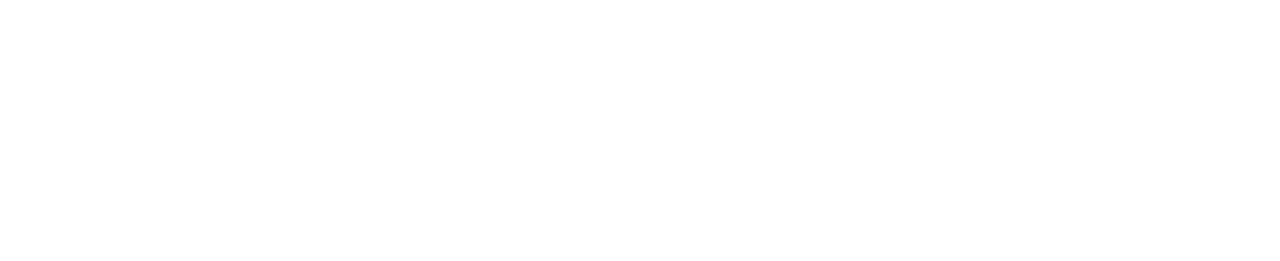
<file: oportunidades.html>
<!DOCTYPE html>
<html lang="es">
  <head>
    <title>Cuenco</title>
    <meta charset="UTF-8">
    <link href="img/favicon.png" rel="shortcut icon">
    <meta name="viewport" content="width=device-width, initial-scale=1, maximum-scale=1">
    <link href="css/main.css?v=78890" rel="stylesheet" type="text/css">
    <script src="js/main.js?v=78890" type="text/javascript"></script>
    <!-- Meta tags facebook-->
    <meta property="og:title" content="#">
    <meta property="og:description" content="#">
    <meta property="og:image" content="#">
    <!-- Meta tags twitter cards-->
    <meta name="twitter:card" content="summary_large_image">
    <meta name="twitter:title" content="#">
    <meta name="twitter:description" content="#">
    <meta name="twitter:image" content="#"><link rel="preconnect" href="https://fonts.googleapis.com">
    <link rel="preconnect" href="https://fonts.gstatic.com" crossorigin>
    <link href="https://fonts.googleapis.com/css2?family=Martel+Sans:wght@200;300;400;600;700;800;900&family=Martel:wght@200;300;400;600;700;800;900&display=swap" rel="stylesheet">
    <link href="https://fonts.googleapis.com/css2?family=Montserrat:ital,wght@0,100..900;1,100..900&display=swap" rel="stylesheet">
    <link rel="stylesheet" href="https://fonts.googleapis.com/css2?family=Material+Symbols+Rounded:opsz,wght,FILL,GRAD@48,400,0,0">
  </head>
  <body>
    <header>
      <div class="header__primary">
        <div class="header__wrap">
          <div class="header__search">
            <form action="search.html" method="get"><span class="fa fa-search"></span>
              <input type="text" name="s" placeholder="Ingresa tu búsqueda">
            </form>
          </div>
          <div class="header__inner">
            <div class="header__logo"><a href="index.html"><img src="img/icons/logo-cuenco.png"></a></div>
            <div class="header__nav">
              <div class="header__nav__bg"></div>
              <div class="header__nav__nav">
                <div class="header__nav__close">
                  <div></div>
                  <div></div>
                </div>
                <div class="header__nav__back">
                  <div></div>
                  <div></div>
                  <div></div>
                </div>
                <div class="header__menu">
                  <nav>
                    <ul>
                      <li><a href="index.html">Inicio</a></li>
                      <li><a href="publicaciones.html">Publicaciones</a></li>
                      <li><a href="services.html">Servicios</a></li>
                      <li><a href="aboutus.html">Nosotros</a></li>
                      <li><a href="oportunidades.html">Oportunidades</a></li>
                      <li><a href="contact.html">Contacto</a></li>
                    </ul>
                  </nav>
                </div>
              </div>
            </div>
            <div class="header__right">
              <div class="header__buttons"> 
                <div class="header__button"> <a class="btn btn--min btn--search"><span class="fa fa-search"></span></a></div>
              </div>
              <div class="header__item header__item--ham">
                <div class="header__ham"><span></span><span></span><span></span></div>
              </div>
            </div>
            <div class="header__nav__mobile">
              <div class="header__nav__opacity"> </div>
              <div class="header__nav__nav"> 
                <div class="header__nav__nav__header"> 
                  <div class="header__nav__isotipo"> <img src="img/icons/logo-cuenco.png"></div>
                  <div class="header__nav__close">
                    <div></div>
                    <div></div>
                  </div>
                  <div class="header__nav__back">
                    <div></div>
                    <div></div>
                    <div></div>
                  </div>
                </div>
                <div class="header__nav__nav__body">
                  <div class="header__nav__nav__menu"> 
                    <ul>
                      <li><a href="index.html">Inicio</a></li>
                      <li><a href="publicaciones.html">Publicaciones</a></li>
                      <li><a href="services.html">Servicios</a></li>
                      <li><a href="aboutus.html">Nosotros</a></li>
                      <li><a href="oportunidades.html">Oportunidades</a></li>
                      <li><a href="contact.html">Contacto</a></li>
                    </ul>
                  </div>
                </div>
              </div>
            </div>
          </div>
        </div>
      </div>
    </header>
    <div id="sections">
      <section class="section--header section--header--oportunidades">
        <div class="section__wrap">
          <div class="section__breadcrumb"><a href="index-new.html">Inicio<span class="fa fa-angle-right"></span></a><a href="oportunidades.html" class="current">Oportunidades</a></div>
          <div class="section__header">
            <h1 class="h3 section__title">Encuentra actividades, fondos y seminarios gratuitos sobre agua</h1>
          </div>
        </div>
      </section>
      <section class="section--oportunidades"> 
        <div class="section__wrap">
          <div class="section__header">
            <div class="section__filters">
              <div class="cols">
                <div class="col-xs-12 col-md-6">
                  <div class="section__quicksearch">
                    <div class="section__flex">
                      <div class="form__element">
                        <div class="form__input">
                          <input type="text" name="name" placeholder="Búsqueda" class="quicksearch"><span class="fa fa-search"></span>
                        </div>
                      </div>
                    </div>
                  </div>
                </div>
                <div class="col-xs-6 col-md-3">
                  <div class="section__filter">
                    <div class="form__element">
                      <div data-filter-group="categories" class="form__input button-group selectors">
                        <select class="order-select">
                          <option selected disabled>Categorias</option>
                          <option value="*">Todos</option>
                          <option value=".1">Categoria 1</option>
                          <option value=".2">Categoria 2</option>
                          <option value=".3">Categoria 3</option>
                          <option value=".4">Categoria 4</option>
                        </select>
                      </div>
                    </div>
                  </div>
                </div>
                <div class="col-xs-6 col-md-3">
                  <div class="section__filter">
                    <div class="form__element">
                      <div data-filter-group="state" class="form__input button-group selectors">
                        <select class="order-select">
                          <option selected disabled>Estado</option>
                          <option value="*">Todos</option>
                          <option value=".open">Abiertos</option>
                          <option value=".close">Cerrados</option>
                        </select>
                      </div>
                    </div>
                  </div>
                </div>
              </div>
            </div>
          </div>
          <div class="section__body">
            <div class="cols grid--oportunidades">
              <div class="col-xs-12 col-md-4 open 1">
                <article class="article--oportunidad"><span class="article__date">17 oct</span>
                  <div class="article__state"><span>abierto</span></div>
                  <div class="article__bg">
                    <div class="bg"><img src="img/uploads/image-oportunidad.png"></div>
                  </div>
                  <div class="article__body"> 
                    <h3 class="article__title"><a href="single-new.html">Cursus morbi litora venenatis velit quisque torquent lacus placerat tempor</a>
                      <p class="article__name">Organiza:<span>Ladera sur</span></p>
                    </h3>
                  </div>
                </article>
              </div>
              <div class="col-xs-12 col-md-4 close 2">
                <article class="article--oportunidad"><span class="article__date">17 oct</span>
                  <div class="article__state article__state--close"><span>cerrado</span></div>
                  <div class="article__bg">
                    <div class="bg"><img src="img/uploads/image-oportunidad.png"></div>
                  </div>
                  <div class="article__body"> 
                    <h3 class="article__title"><a href="single-new.html">Venenatis elit at fringilla dictum habitant fames suscipit euismod lacinia</a>
                      <p class="article__name">Organiza:<span>Ladera sur</span></p>
                    </h3>
                  </div>
                </article>
              </div>
              <div class="col-xs-12 col-md-4 close 3">
                <article class="article--oportunidad"><span class="article__date">17 oct</span>
                  <div class="article__state article__state--close"><span>cerrado</span></div>
                  <div class="article__bg">
                    <div class="bg"><img src="img/uploads/image-oportunidad.png"></div>
                  </div>
                  <div class="article__body"> 
                    <h3 class="article__title"><a href="single-new.html">Aenean fermentum auctor mollis etiam erat lacinia at rutrum euismod</a>
                      <p class="article__name">Organiza:<span>Ladera sur</span></p>
                    </h3>
                  </div>
                </article>
              </div>
              <div class="col-xs-12 col-md-4 open 4">
                <article class="article--oportunidad"><span class="article__date">17 oct</span>
                  <div class="article__state"><span>abierto</span></div>
                  <div class="article__bg">
                    <div class="bg"><img src="img/uploads/image-oportunidad.png"></div>
                  </div>
                  <div class="article__body"> 
                    <h3 class="article__title"><a href="single-new.html">Mollis felis vulputate pellentesque magna imperdiet morbi gravida aptent curabitur</a>
                      <p class="article__name">Organiza:<span>Ladera sur</span></p>
                    </h3>
                  </div>
                </article>
              </div>
              <div class="col-xs-12 col-md-4 close 4">
                <article class="article--oportunidad"><span class="article__date">17 oct</span>
                  <div class="article__state article__state--close"><span>cerrado</span></div>
                  <div class="article__bg">
                    <div class="bg"><img src="img/uploads/image-oportunidad.png"></div>
                  </div>
                  <div class="article__body"> 
                    <h3 class="article__title"><a href="single-new.html">Aenean leo eros lobortis metus nullam taciti ultricies tellus aenean</a>
                      <p class="article__name">Organiza:<span>Ladera sur</span></p>
                    </h3>
                  </div>
                </article>
              </div>
              <div class="col-xs-12 col-md-4 close 1">
                <article class="article--oportunidad"><span class="article__date">17 oct</span>
                  <div class="article__state article__state--close"><span>cerrado</span></div>
                  <div class="article__bg">
                    <div class="bg"><img src="img/uploads/image-oportunidad.png"></div>
                  </div>
                  <div class="article__body"> 
                    <h3 class="article__title"><a href="single-new.html">Donec venenatis nullam litora augue feugiat rutrum quis nam condimentum</a>
                      <p class="article__name">Organiza:<span>Ladera sur</span></p>
                    </h3>
                  </div>
                </article>
              </div>
              <div class="col-xs-12 col-md-4 open 2">
                <article class="article--oportunidad"><span class="article__date">17 oct</span>
                  <div class="article__state"><span>abierto</span></div>
                  <div class="article__bg">
                    <div class="bg"><img src="img/uploads/image-oportunidad.png"></div>
                  </div>
                  <div class="article__body"> 
                    <h3 class="article__title"><a href="single-new.html">Faucibus habitant scelerisque pulvinar massa conubia pulvinar in commodo leo</a>
                      <p class="article__name">Organiza:<span>Ladera sur</span></p>
                    </h3>
                  </div>
                </article>
              </div>
              <div class="col-xs-12 col-md-4 open 3">
                <article class="article--oportunidad"><span class="article__date">17 oct</span>
                  <div class="article__state"><span>abierto</span></div>
                  <div class="article__bg">
                    <div class="bg"><img src="img/uploads/image-oportunidad.png"></div>
                  </div>
                  <div class="article__body"> 
                    <h3 class="article__title"><a href="single-new.html">Id phasellus aliquet quis mauris habitasse ornare nibh vivamus neque</a>
                      <p class="article__name">Organiza:<span>Ladera sur</span></p>
                    </h3>
                  </div>
                </article>
              </div>
              <div class="col-xs-12 col-md-4 open 3">
                <article class="article--oportunidad"><span class="article__date">17 oct</span>
                  <div class="article__state"><span>abierto</span></div>
                  <div class="article__bg">
                    <div class="bg"><img src="img/uploads/image-oportunidad.png"></div>
                  </div>
                  <div class="article__body"> 
                    <h3 class="article__title"><a href="single-new.html">Turpis urna taciti platea suscipit colus nam sed arcu elementum</a>
                      <p class="article__name">Organiza:<span>Ladera sur</span></p>
                    </h3>
                  </div>
                </article>
              </div>
              <div class="col-xs-12 col-md-4 close 1">
                <article class="article--oportunidad"><span class="article__date">17 oct</span>
                  <div class="article__state article__state--close"><span>cerrado</span></div>
                  <div class="article__bg">
                    <div class="bg"><img src="img/uploads/image-oportunidad.png"></div>
                  </div>
                  <div class="article__body"> 
                    <h3 class="article__title"><a href="single-new.html">Volutpat aliquam praesent tempus ad felis laoreet magna commodo nullam</a>
                      <p class="article__name">Organiza:<span>Ladera sur</span></p>
                    </h3>
                  </div>
                </article>
              </div>
              <div class="col-xs-12 col-md-4 close 2">
                <article class="article--oportunidad"><span class="article__date">17 oct</span>
                  <div class="article__state article__state--close"><span>cerrado</span></div>
                  <div class="article__bg">
                    <div class="bg"><img src="img/uploads/image-oportunidad.png"></div>
                  </div>
                  <div class="article__body"> 
                    <h3 class="article__title"><a href="single-new.html">Donec nisi ullamcorper fames per sed at hac himenaeos ac</a>
                      <p class="article__name">Organiza:<span>Ladera sur</span></p>
                    </h3>
                  </div>
                </article>
              </div>
              <div class="col-xs-12 col-md-4 close 4">
                <article class="article--oportunidad"><span class="article__date">17 oct</span>
                  <div class="article__state article__state--close"><span>cerrado</span></div>
                  <div class="article__bg">
                    <div class="bg"><img src="img/uploads/image-oportunidad.png"></div>
                  </div>
                  <div class="article__body"> 
                    <h3 class="article__title"><a href="single-new.html">Commodo convallis vestibulum sollicitudin dapibus pretium mollis per lacinia aptent</a>
                      <p class="article__name">Organiza:<span>Ladera sur</span></p>
                    </h3>
                  </div>
                </article>
              </div>
              <div class="col-xs-12 col-md-4 open 1">
                <article class="article--oportunidad"><span class="article__date">17 oct</span>
                  <div class="article__state"><span>abierto</span></div>
                  <div class="article__bg">
                    <div class="bg"><img src="img/uploads/image-oportunidad.png"></div>
                  </div>
                  <div class="article__body"> 
                    <h3 class="article__title"><a href="single-new.html">Vel netus vehicula sociosqu eros risus bibendum tempor ligula id</a>
                      <p class="article__name">Organiza:<span>Ladera sur</span></p>
                    </h3>
                  </div>
                </article>
              </div>
              <div class="col-xs-12 col-md-4 close 2">
                <article class="article--oportunidad"><span class="article__date">17 oct</span>
                  <div class="article__state article__state--close"><span>cerrado</span></div>
                  <div class="article__bg">
                    <div class="bg"><img src="img/uploads/image-oportunidad.png"></div>
                  </div>
                  <div class="article__body"> 
                    <h3 class="article__title"><a href="single-new.html">Nec ante congue aenean fusce mattis sociosqu id consequat tellus</a>
                      <p class="article__name">Organiza:<span>Ladera sur</span></p>
                    </h3>
                  </div>
                </article>
              </div>
              <div class="col-xs-12 col-md-4 close 3">
                <article class="article--oportunidad"><span class="article__date">17 oct</span>
                  <div class="article__state article__state--close"><span>cerrado</span></div>
                  <div class="article__bg">
                    <div class="bg"><img src="img/uploads/image-oportunidad.png"></div>
                  </div>
                  <div class="article__body"> 
                    <h3 class="article__title"><a href="single-new.html">Leo elit erat ligula in vel congue etiam porttitor ad</a>
                      <p class="article__name">Organiza:<span>Ladera sur</span></p>
                    </h3>
                  </div>
                </article>
              </div>
              <div class="col-xs-12 col-md-4 open 4">
                <article class="article--oportunidad"><span class="article__date">17 oct</span>
                  <div class="article__state"><span>abierto</span></div>
                  <div class="article__bg">
                    <div class="bg"><img src="img/uploads/image-oportunidad.png"></div>
                  </div>
                  <div class="article__body"> 
                    <h3 class="article__title"><a href="single-new.html">Imperdiet hac nam rhoncus quam metus ut sed eu vehicula</a>
                      <p class="article__name">Organiza:<span>Ladera sur</span></p>
                    </h3>
                  </div>
                </article>
              </div>
              <div class="col-xs-12 col-md-4 close 4">
                <article class="article--oportunidad"><span class="article__date">17 oct</span>
                  <div class="article__state article__state--close"><span>cerrado</span></div>
                  <div class="article__bg">
                    <div class="bg"><img src="img/uploads/image-oportunidad.png"></div>
                  </div>
                  <div class="article__body"> 
                    <h3 class="article__title"><a href="single-new.html">Volutpat viverra sodales dapibus congue vivamus congue fusce mollis taciti</a>
                      <p class="article__name">Organiza:<span>Ladera sur</span></p>
                    </h3>
                  </div>
                </article>
              </div>
              <div class="col-xs-12 col-md-4 close 1">
                <article class="article--oportunidad"><span class="article__date">17 oct</span>
                  <div class="article__state article__state--close"><span>cerrado</span></div>
                  <div class="article__bg">
                    <div class="bg"><img src="img/uploads/image-oportunidad.png"></div>
                  </div>
                  <div class="article__body"> 
                    <h3 class="article__title"><a href="single-new.html">Ante metus torquent suspendisse diam eget dictum nam habitant erat</a>
                      <p class="article__name">Organiza:<span>Ladera sur</span></p>
                    </h3>
                  </div>
                </article>
              </div>
              <div class="col-xs-12 col-md-4 open 2">
                <article class="article--oportunidad"><span class="article__date">17 oct</span>
                  <div class="article__state"><span>abierto</span></div>
                  <div class="article__bg">
                    <div class="bg"><img src="img/uploads/image-oportunidad.png"></div>
                  </div>
                  <div class="article__body"> 
                    <h3 class="article__title"><a href="single-new.html">Netus justo lacus conubia potenti conubia interdum curabitur vulputate feugiat</a>
                      <p class="article__name">Organiza:<span>Ladera sur</span></p>
                    </h3>
                  </div>
                </article>
              </div>
              <div class="col-xs-12 col-md-4 open 3">
                <article class="article--oportunidad"><span class="article__date">17 oct</span>
                  <div class="article__state"><span>abierto</span></div>
                  <div class="article__bg">
                    <div class="bg"><img src="img/uploads/image-oportunidad.png"></div>
                  </div>
                  <div class="article__body"> 
                    <h3 class="article__title"><a href="single-new.html">Taciti purus facilisis interdum aliquam primis habitasse eleifend eu curabitur</a>
                      <p class="article__name">Organiza:<span>Ladera sur</span></p>
                    </h3>
                  </div>
                </article>
              </div>
              <div class="col-xs-12 col-md-4 open 3">
                <article class="article--oportunidad"><span class="article__date">17 oct</span>
                  <div class="article__state"><span>abierto</span></div>
                  <div class="article__bg">
                    <div class="bg"><img src="img/uploads/image-oportunidad.png"></div>
                  </div>
                  <div class="article__body"> 
                    <h3 class="article__title"><a href="single-new.html">Feugiat et pharetra integer sollicitudin consequat tincidunt blandit porta potenti</a>
                      <p class="article__name">Organiza:<span>Ladera sur</span></p>
                    </h3>
                  </div>
                </article>
              </div>
              <div class="col-xs-12 col-md-4 close 1">
                <article class="article--oportunidad"><span class="article__date">17 oct</span>
                  <div class="article__state article__state--close"><span>cerrado</span></div>
                  <div class="article__bg">
                    <div class="bg"><img src="img/uploads/image-oportunidad.png"></div>
                  </div>
                  <div class="article__body"> 
                    <h3 class="article__title"><a href="single-new.html">Orci scelerisque malesuada litora nibh suscipit ut et risus curabitur</a>
                      <p class="article__name">Organiza:<span>Ladera sur</span></p>
                    </h3>
                  </div>
                </article>
              </div>
              <div class="col-xs-12 col-md-4 close 2">
                <article class="article--oportunidad"><span class="article__date">17 oct</span>
                  <div class="article__state article__state--close"><span>cerrado</span></div>
                  <div class="article__bg">
                    <div class="bg"><img src="img/uploads/image-oportunidad.png"></div>
                  </div>
                  <div class="article__body"> 
                    <h3 class="article__title"><a href="single-new.html">Rutrum urna senectus lacinia dictum suscipit eget quam nibh fringilla</a>
                      <p class="article__name">Organiza:<span>Ladera sur</span></p>
                    </h3>
                  </div>
                </article>
              </div>
              <div class="col-xs-12 col-md-4 close 4">
                <article class="article--oportunidad"><span class="article__date">17 oct</span>
                  <div class="article__state article__state--close"><span>cerrado</span></div>
                  <div class="article__bg">
                    <div class="bg"><img src="img/uploads/image-oportunidad.png"></div>
                  </div>
                  <div class="article__body"> 
                    <h3 class="article__title"><a href="single-new.html">Etiam quisque mollis pharetra nec velit quisque imperdiet est lobortis</a>
                      <p class="article__name">Organiza:<span>Ladera sur</span></p>
                    </h3>
                  </div>
                </article>
              </div>
            </div>
          </div>
        </div>
      </section>
      <div class="modal modal--newsletter">
        <div class="modal__back"></div>
        <div class="modal__front">
          <div class="modal__box">
            <div class="modal__close"><span class="fa fa-close"></span></div>
            <div class="modal__content"> 
              <div class="cols">
                <div class="modal__flex">
                  <div class="col-md-7">
                    <div class="modal__newsletter"> 
                      <h4 class="modal__title">Suscríbete gratis al <span>newsletter</span> y recibe <strong>increíbles oportunidades</strong></h4>
                    </div>
                  </div>
                  <div class="col-md-5">
                    <div class="modal__features"> 
                      <div class="modal__feature"> 
                        <div class="modal__icon"> <img src="img/icons/icon-check-footer.svg"></div>
                        <p>Oportunidades de financiamiento</p>
                      </div>
                      <div class="modal__feature"> 
                        <div class="modal__icon"> <img src="img/icons/icon-check-footer.svg"></div>
                        <p>Explicativos</p>
                      </div>
                      <div class="modal__feature"> 
                        <div class="modal__icon"> <img src="img/icons/icon-check-footer.svg"></div>
                        <p>Resumen semanal</p>
                      </div>
                    </div>
                  </div>
                </div>
                <div class="col-xs-12">
                  <div class="modal__form">
                    <form class="form">
                      <div class="form__element"> 
                        <div class="form__input"> 
                          <input type="text" placeholder="Ingrese su correo electrónico...">
                          <div class="form__button"> 
                            <button>Suscribírme</button>
                          </div>
                        </div>
                      </div>
                    </form>
                  </div>
                </div>
              </div>
            </div>
          </div>
        </div>
      </div>
    </div>
    <footer>
      <div class="footer__wrap">		
        <div class="footer__body">
          <div class="cols">
            <div class="col-md-3">
              <div class="footer__logo"> <img src="img/icons/logo-cuenco-white.png"></div>
            </div>
            <div class="col-md-3">
              <div class="footer__info">
                <h4 class="footer__title">Enlaces de interés</h4><a href="#">Blog</a>
                <p>Brochure</p>
                <p>Preguntas Frecuentes</p>
              </div>
            </div>
            <div class="col-md-3">
              <div class="footer__info">
                <h4 class="footer__title">Contacto</h4><a href="#">Aviso Legal</a><a href="#">Política de Cookies</a><a href="#">Política de Privacidad</a>
              </div>
            </div>
            <div class="col-md-3">
              <div class="footer__info">
                <h4 class="footer__title">Contacto</h4><a href="#">hola@cuenco.cl</a><a href="#">+56 (9) 3037 3734</a><a href="#">Concepción, Chile</a>
              </div>
            </div>
          </div>
        </div>
        <div class="footer__footer">
          <div class="cols">
            <div class="col-md-6">
              <div class="footer__copyright">
                <p>Copyright © Cuenco </p>
              </div>
            </div>
            <div class="col-md-6">
              <div class="footer__socials"> 
                <div class="footer__social"> <a href="#"><img src="img/icons/icon-facebook-white.svg"></a></div>
                <div class="footer__social"> <a href="#"><img src="img/icons/icon-instagram-white.svg"></a></div>
                <div class="footer__social"> <a href="#"><img src="img/icons/icon-spotify-white.svg"></a></div>
              </div>
            </div>
          </div>
        </div>
      </div>
    </footer>
  </body>
</html>
</file>
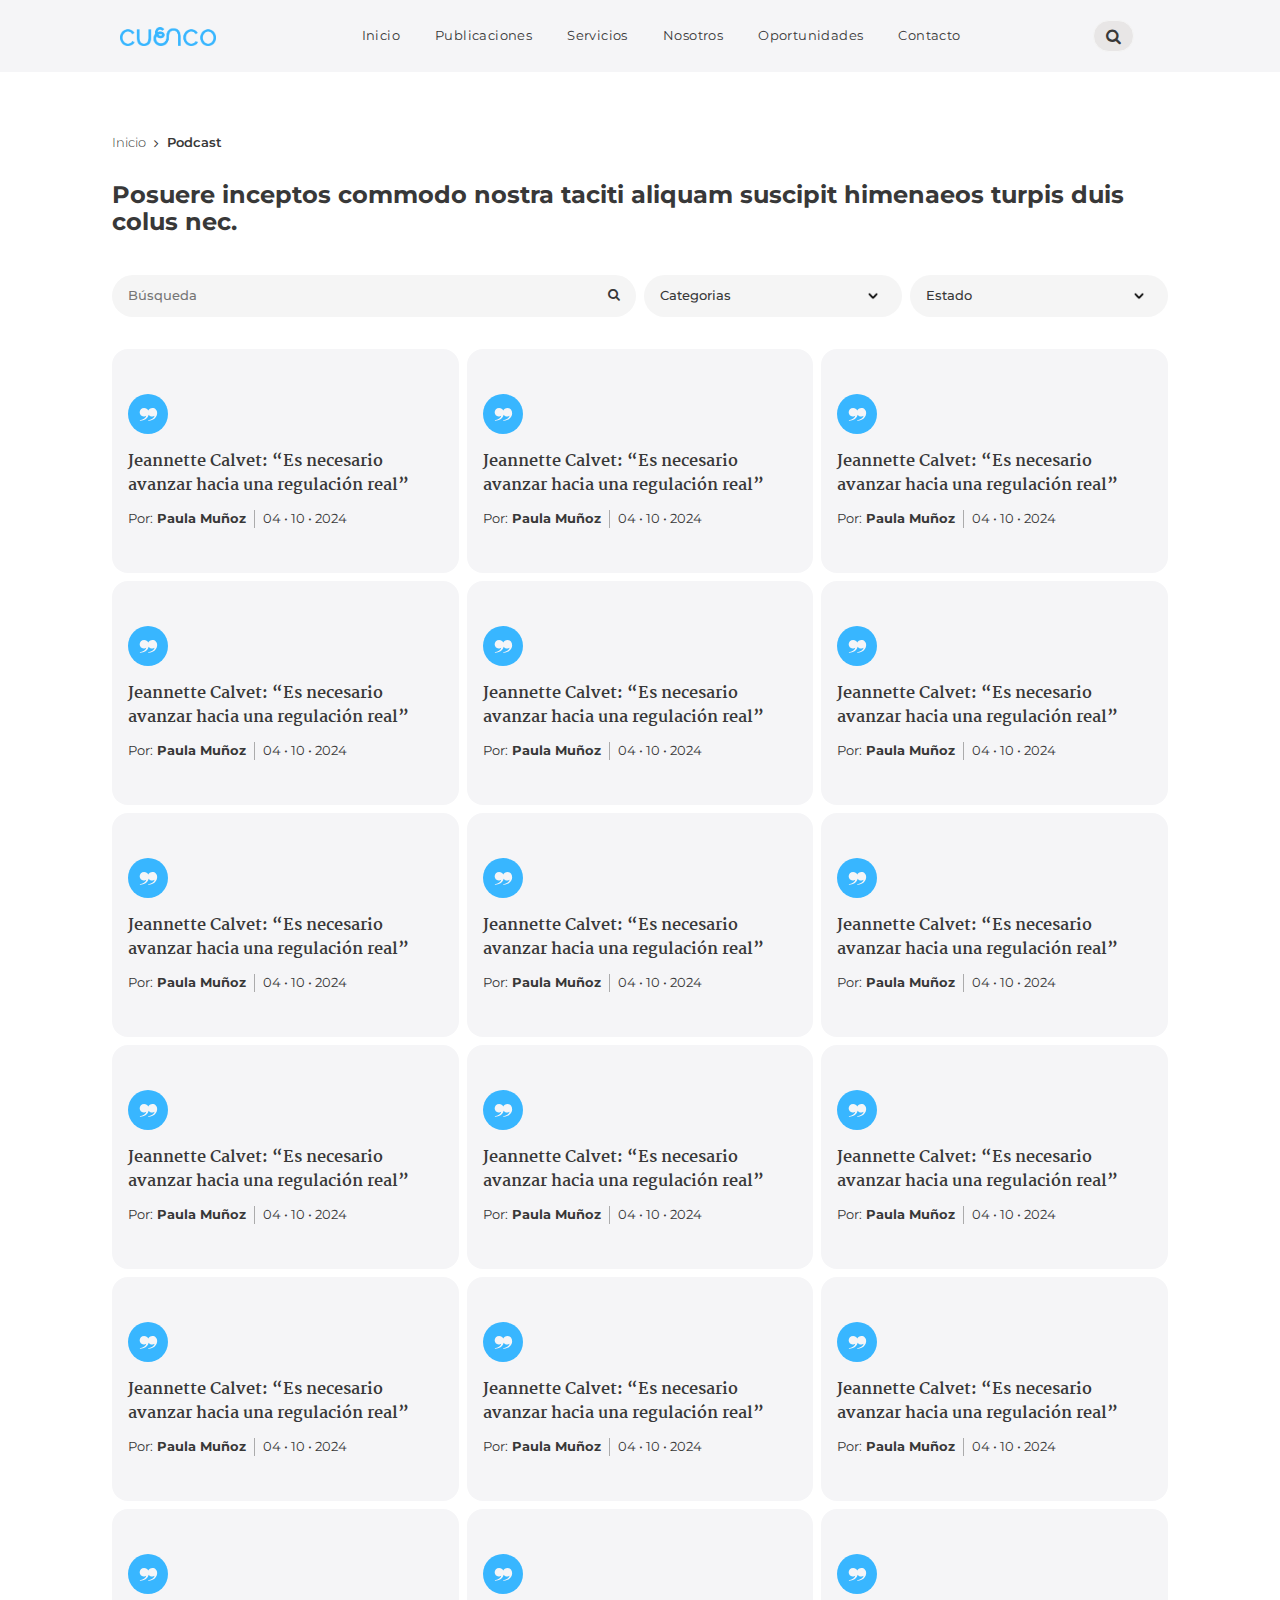
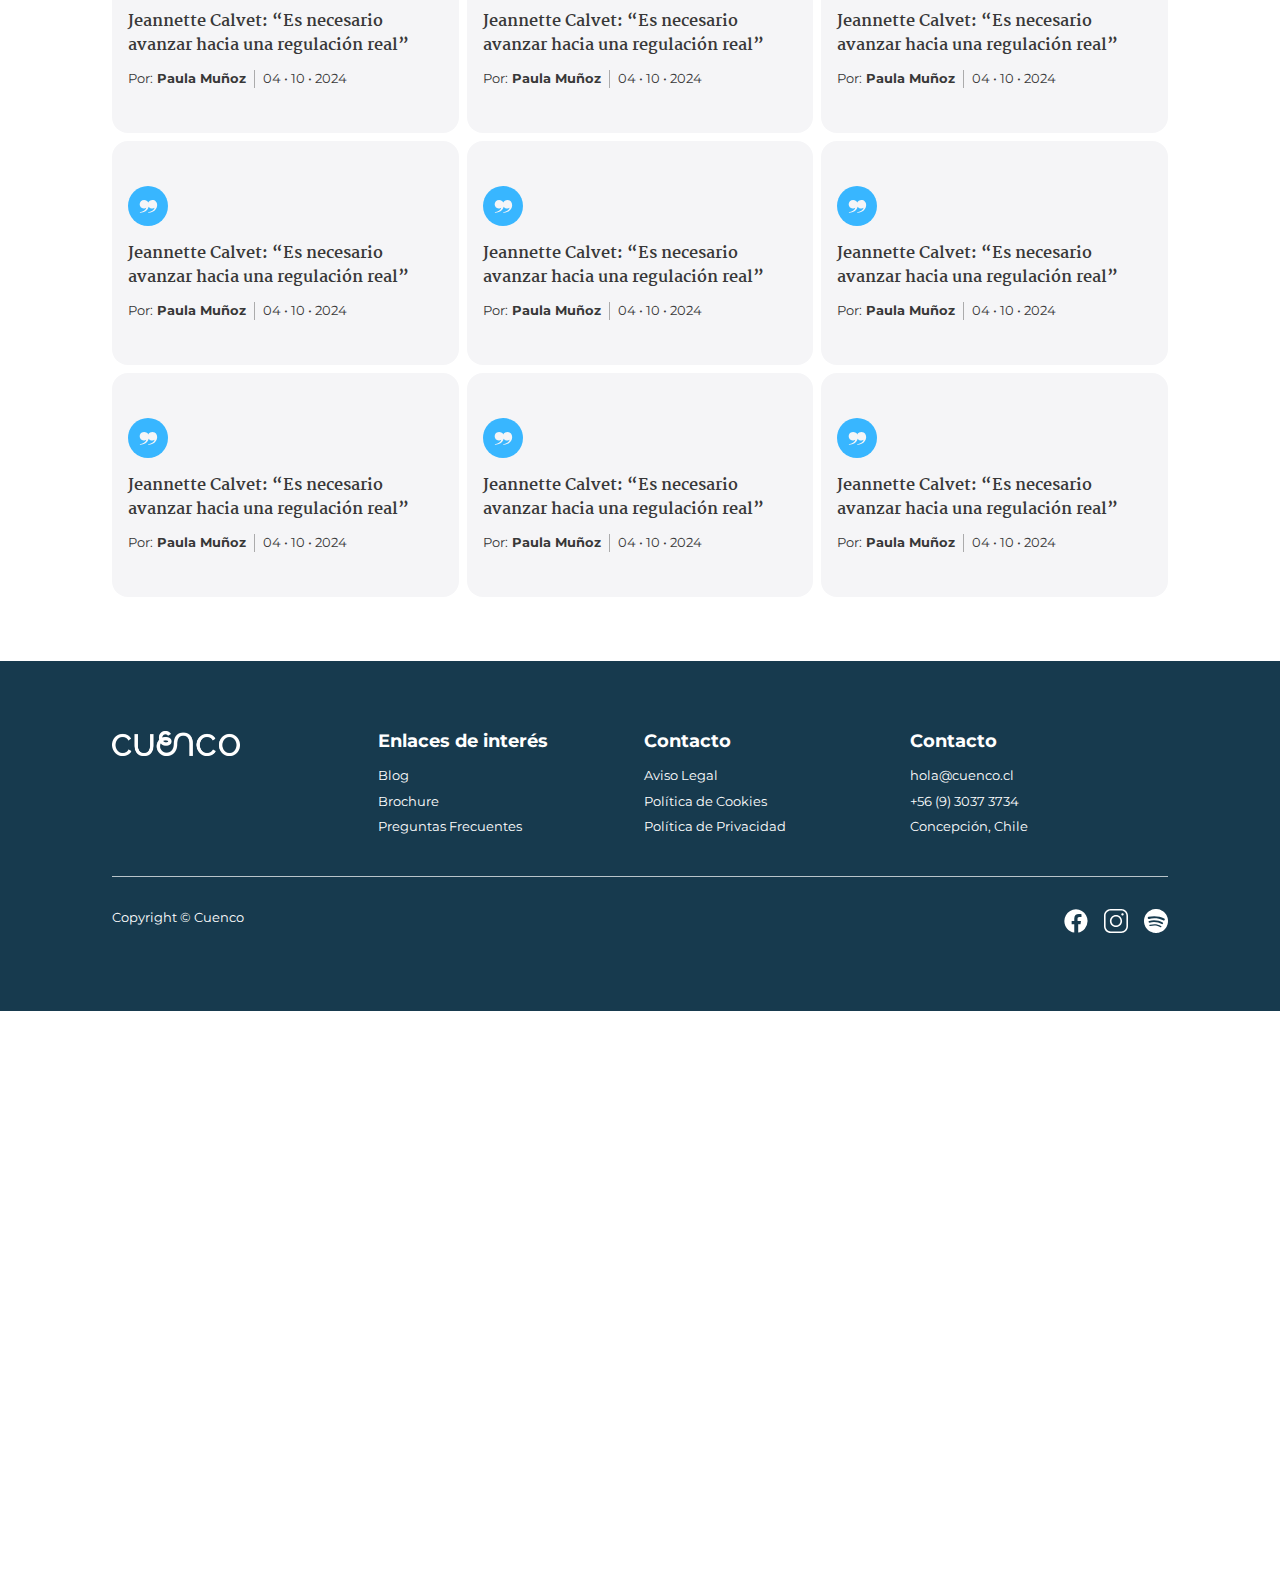
<file: podcast.html>
<!DOCTYPE html>
<html lang="es">
  <head>
    <title>Cuenco</title>
    <meta charset="UTF-8">
    <link href="img/favicon.png" rel="shortcut icon">
    <meta name="viewport" content="width=device-width, initial-scale=1, maximum-scale=1">
    <link href="css/main.css?v=52743" rel="stylesheet" type="text/css">
    <script src="js/main.js?v=52743" type="text/javascript"></script>
    <!-- Meta tags facebook-->
    <meta property="og:title" content="#">
    <meta property="og:description" content="#">
    <meta property="og:image" content="#">
    <!-- Meta tags twitter cards-->
    <meta name="twitter:card" content="summary_large_image">
    <meta name="twitter:title" content="#">
    <meta name="twitter:description" content="#">
    <meta name="twitter:image" content="#"><link rel="preconnect" href="https://fonts.googleapis.com">
    <link rel="preconnect" href="https://fonts.gstatic.com" crossorigin>
    <link href="https://fonts.googleapis.com/css2?family=Martel+Sans:wght@200;300;400;600;700;800;900&family=Martel:wght@200;300;400;600;700;800;900&display=swap" rel="stylesheet">
    <link href="https://fonts.googleapis.com/css2?family=Montserrat:ital,wght@0,100..900;1,100..900&display=swap" rel="stylesheet">
    <link rel="stylesheet" href="https://fonts.googleapis.com/css2?family=Material+Symbols+Rounded:opsz,wght,FILL,GRAD@48,400,0,0">
  </head>
  <body>
    <header>
      <div class="header__primary">
        <div class="header__wrap">
          <div class="header__inner">
            <div class="header__logo"><a href="index.html"><img src="img/icons/logo-cuenco.png"></a></div>
            <div class="header__nav">
              <div class="header__nav__bg"></div>
              <div class="header__nav__nav">
                <div class="header__nav__close">
                  <div></div>
                  <div></div>
                </div>
                <div class="header__nav__back">
                  <div></div>
                  <div></div>
                  <div></div>
                </div>
                <div class="header__menu">
                  <nav>
                    <ul>
                      <li><a href="index.html">Inicio</a></li>
                      <li><a href="publicaciones.html">Publicaciones</a></li>
                      <li><a href="services.html">Servicios</a></li>
                      <li><a href="aboutus.html">Nosotros</a></li>
                      <li><a href="oportunidades.html">Oportunidades</a></li>
                      <li><a href="contact.html">Contacto</a></li>
                    </ul>
                  </nav>
                </div>
              </div>
            </div>
            <div class="header__right">
              <div class="header__buttons"> 
                <div class="header__button"> <a href="#" class="btn btn--min"><span class="fa fa-search"></span></a></div>
              </div>
              <div class="header__item header__item--ham">
                <div class="header__ham"><span></span><span></span><span></span></div>
              </div>
            </div>
            <div class="header__nav__mobile">
              <div class="header__nav__opacity"> </div>
              <div class="header__nav__nav"> 
                <div class="header__nav__nav__header"> 
                  <div class="header__nav__isotipo"> <img src="img/icons/logo-cuenco.png"></div>
                  <div class="header__nav__close">
                    <div></div>
                    <div></div>
                  </div>
                  <div class="header__nav__back">
                    <div></div>
                    <div></div>
                    <div></div>
                  </div>
                </div>
                <div class="header__nav__nav__body">
                  <div class="header__nav__nav__menu"> 
                    <ul>
                      <li><a href="index.html">Inicio</a></li>
                      <li><a href="publicaciones.html">Publicaciones</a></li>
                      <li><a href="services.html">Servicios</a></li>
                      <li><a href="aboutus.html">Nosotros</a></li>
                      <li><a href="oportunidades.html">Oportunidades</a></li>
                      <li><a href="contact.html">Contacto</a></li>
                    </ul>
                  </div>
                </div>
              </div>
            </div>
          </div>
        </div>
      </div>
    </header>
    <div id="sections">
      <section class="section--header section--header--oportunidades">
        <div class="section__wrap">
          <div class="section__breadcrumb"><a href="index.html">Inicio<span class="fa fa-angle-right"></span></a><a href="podcasts.html" class="current">Podcast</a></div>
          <div class="section__header">
            <h1 class="h3 section__title">Posuere inceptos commodo nostra taciti aliquam suscipit himenaeos turpis duis colus nec.
            </h1>
          </div>
        </div>
      </section>
      <section class="section--publicaciones"> 
        <div class="section__wrap">
          <div class="section__header">
            <div class="section__filters">
              <div class="cols">
                <div class="col-xs-12 col-md-6">
                  <div class="section__quicksearch">
                    <div class="section__flex">
                      <div class="form__element">
                        <div class="form__input">
                          <input type="text" name="name" placeholder="Búsqueda" class="quicksearch"><span class="fa fa-search"></span>
                        </div>
                      </div>
                    </div>
                  </div>
                </div>
                <div class="col-xs-6 col-md-3">
                  <div class="section__filter">
                    <div class="form__element">
                      <div data-filter-group="categories" class="form__input button-group selectors">
                        <select class="order-select">
                          <option selected disabled>Categorias</option>
                          <option value="*">Todos</option>
                          <option value=".1">Categoria 1</option>
                          <option value=".2">Categoria 2</option>
                          <option value=".3">Categoria 3</option>
                          <option value=".4">Categoria 4</option>
                        </select>
                      </div>
                    </div>
                  </div>
                </div>
                <div class="col-xs-6 col-md-3">
                  <div class="section__filter">
                    <div class="form__element">
                      <div data-filter-group="state" class="form__input button-group selectors">
                        <select class="order-select">
                          <option selected disabled>Estado</option>
                          <option value="*">Todos</option>
                          <option value=".open">Abiertos</option>
                          <option value=".close">Cerrados</option>
                        </select>
                      </div>
                    </div>
                  </div>
                </div>
              </div>
            </div>
          </div>
          <div class="section__body">
            <div class="cols grid--oportunidades">
              <div class="col-xs-12 col-md-4 open 1">
                <article class="article--column">
                  <div class="article__icon"> <img src="img/icons/icon-comillas-circle.svg"></div>
                  <div class="article__body"> 
                    <h3 class="article__title"><a href="single-new.html">Jeannette Calvet: “Es necesario avanzar hacia una regulación real”</a></h3>
                    <div class="article__flex">
                      <p class="article__name">Por:<a href="#">Paula Muñoz</a></p><span class="article__date"> 04 • 10 • 2024</span>
                    </div>
                  </div>
                </article>
              </div>
              <div class="col-xs-12 col-md-4 close 2">
                <article class="article--column">
                  <div class="article__icon"> <img src="img/icons/icon-comillas-circle.svg"></div>
                  <div class="article__body"> 
                    <h3 class="article__title"><a href="single-new.html">Jeannette Calvet: “Es necesario avanzar hacia una regulación real”</a></h3>
                    <div class="article__flex">
                      <p class="article__name">Por:<a href="#">Paula Muñoz</a></p><span class="article__date"> 04 • 10 • 2024</span>
                    </div>
                  </div>
                </article>
              </div>
              <div class="col-xs-12 col-md-4 close 3">
                <article class="article--column">
                  <div class="article__icon"> <img src="img/icons/icon-comillas-circle.svg"></div>
                  <div class="article__body"> 
                    <h3 class="article__title"><a href="single-new.html">Jeannette Calvet: “Es necesario avanzar hacia una regulación real”</a></h3>
                    <div class="article__flex">
                      <p class="article__name">Por:<a href="#">Paula Muñoz</a></p><span class="article__date"> 04 • 10 • 2024</span>
                    </div>
                  </div>
                </article>
              </div>
              <div class="col-xs-12 col-md-4 open 4">
                <article class="article--column">
                  <div class="article__icon"> <img src="img/icons/icon-comillas-circle.svg"></div>
                  <div class="article__body"> 
                    <h3 class="article__title"><a href="single-new.html">Jeannette Calvet: “Es necesario avanzar hacia una regulación real”</a></h3>
                    <div class="article__flex">
                      <p class="article__name">Por:<a href="#">Paula Muñoz</a></p><span class="article__date"> 04 • 10 • 2024</span>
                    </div>
                  </div>
                </article>
              </div>
              <div class="col-xs-12 col-md-4 close 4">
                <article class="article--column">
                  <div class="article__icon"> <img src="img/icons/icon-comillas-circle.svg"></div>
                  <div class="article__body"> 
                    <h3 class="article__title"><a href="single-new.html">Jeannette Calvet: “Es necesario avanzar hacia una regulación real”</a></h3>
                    <div class="article__flex">
                      <p class="article__name">Por:<a href="#">Paula Muñoz</a></p><span class="article__date"> 04 • 10 • 2024</span>
                    </div>
                  </div>
                </article>
              </div>
              <div class="col-xs-12 col-md-4 close 1">
                <article class="article--column">
                  <div class="article__icon"> <img src="img/icons/icon-comillas-circle.svg"></div>
                  <div class="article__body"> 
                    <h3 class="article__title"><a href="single-new.html">Jeannette Calvet: “Es necesario avanzar hacia una regulación real”</a></h3>
                    <div class="article__flex">
                      <p class="article__name">Por:<a href="#">Paula Muñoz</a></p><span class="article__date"> 04 • 10 • 2024</span>
                    </div>
                  </div>
                </article>
              </div>
              <div class="col-xs-12 col-md-4 open 2">
                <article class="article--column">
                  <div class="article__icon"> <img src="img/icons/icon-comillas-circle.svg"></div>
                  <div class="article__body"> 
                    <h3 class="article__title"><a href="single-new.html">Jeannette Calvet: “Es necesario avanzar hacia una regulación real”</a></h3>
                    <div class="article__flex">
                      <p class="article__name">Por:<a href="#">Paula Muñoz</a></p><span class="article__date"> 04 • 10 • 2024</span>
                    </div>
                  </div>
                </article>
              </div>
              <div class="col-xs-12 col-md-4 open 3">
                <article class="article--column">
                  <div class="article__icon"> <img src="img/icons/icon-comillas-circle.svg"></div>
                  <div class="article__body"> 
                    <h3 class="article__title"><a href="single-new.html">Jeannette Calvet: “Es necesario avanzar hacia una regulación real”</a></h3>
                    <div class="article__flex">
                      <p class="article__name">Por:<a href="#">Paula Muñoz</a></p><span class="article__date"> 04 • 10 • 2024</span>
                    </div>
                  </div>
                </article>
              </div>
              <div class="col-xs-12 col-md-4 open 3">
                <article class="article--column">
                  <div class="article__icon"> <img src="img/icons/icon-comillas-circle.svg"></div>
                  <div class="article__body"> 
                    <h3 class="article__title"><a href="single-new.html">Jeannette Calvet: “Es necesario avanzar hacia una regulación real”</a></h3>
                    <div class="article__flex">
                      <p class="article__name">Por:<a href="#">Paula Muñoz</a></p><span class="article__date"> 04 • 10 • 2024</span>
                    </div>
                  </div>
                </article>
              </div>
              <div class="col-xs-12 col-md-4 close 1">
                <article class="article--column">
                  <div class="article__icon"> <img src="img/icons/icon-comillas-circle.svg"></div>
                  <div class="article__body"> 
                    <h3 class="article__title"><a href="single-new.html">Jeannette Calvet: “Es necesario avanzar hacia una regulación real”</a></h3>
                    <div class="article__flex">
                      <p class="article__name">Por:<a href="#">Paula Muñoz</a></p><span class="article__date"> 04 • 10 • 2024</span>
                    </div>
                  </div>
                </article>
              </div>
              <div class="col-xs-12 col-md-4 close 2">
                <article class="article--column">
                  <div class="article__icon"> <img src="img/icons/icon-comillas-circle.svg"></div>
                  <div class="article__body"> 
                    <h3 class="article__title"><a href="single-new.html">Jeannette Calvet: “Es necesario avanzar hacia una regulación real”</a></h3>
                    <div class="article__flex">
                      <p class="article__name">Por:<a href="#">Paula Muñoz</a></p><span class="article__date"> 04 • 10 • 2024</span>
                    </div>
                  </div>
                </article>
              </div>
              <div class="col-xs-12 col-md-4 close 4">
                <article class="article--column">
                  <div class="article__icon"> <img src="img/icons/icon-comillas-circle.svg"></div>
                  <div class="article__body"> 
                    <h3 class="article__title"><a href="single-new.html">Jeannette Calvet: “Es necesario avanzar hacia una regulación real”</a></h3>
                    <div class="article__flex">
                      <p class="article__name">Por:<a href="#">Paula Muñoz</a></p><span class="article__date"> 04 • 10 • 2024</span>
                    </div>
                  </div>
                </article>
              </div>
              <div class="col-xs-12 col-md-4 open 1">
                <article class="article--column">
                  <div class="article__icon"> <img src="img/icons/icon-comillas-circle.svg"></div>
                  <div class="article__body"> 
                    <h3 class="article__title"><a href="single-new.html">Jeannette Calvet: “Es necesario avanzar hacia una regulación real”</a></h3>
                    <div class="article__flex">
                      <p class="article__name">Por:<a href="#">Paula Muñoz</a></p><span class="article__date"> 04 • 10 • 2024</span>
                    </div>
                  </div>
                </article>
              </div>
              <div class="col-xs-12 col-md-4 close 2">
                <article class="article--column">
                  <div class="article__icon"> <img src="img/icons/icon-comillas-circle.svg"></div>
                  <div class="article__body"> 
                    <h3 class="article__title"><a href="single-new.html">Jeannette Calvet: “Es necesario avanzar hacia una regulación real”</a></h3>
                    <div class="article__flex">
                      <p class="article__name">Por:<a href="#">Paula Muñoz</a></p><span class="article__date"> 04 • 10 • 2024</span>
                    </div>
                  </div>
                </article>
              </div>
              <div class="col-xs-12 col-md-4 close 3">
                <article class="article--column">
                  <div class="article__icon"> <img src="img/icons/icon-comillas-circle.svg"></div>
                  <div class="article__body"> 
                    <h3 class="article__title"><a href="single-new.html">Jeannette Calvet: “Es necesario avanzar hacia una regulación real”</a></h3>
                    <div class="article__flex">
                      <p class="article__name">Por:<a href="#">Paula Muñoz</a></p><span class="article__date"> 04 • 10 • 2024</span>
                    </div>
                  </div>
                </article>
              </div>
              <div class="col-xs-12 col-md-4 open 4">
                <article class="article--column">
                  <div class="article__icon"> <img src="img/icons/icon-comillas-circle.svg"></div>
                  <div class="article__body"> 
                    <h3 class="article__title"><a href="single-new.html">Jeannette Calvet: “Es necesario avanzar hacia una regulación real”</a></h3>
                    <div class="article__flex">
                      <p class="article__name">Por:<a href="#">Paula Muñoz</a></p><span class="article__date"> 04 • 10 • 2024</span>
                    </div>
                  </div>
                </article>
              </div>
              <div class="col-xs-12 col-md-4 close 4">
                <article class="article--column">
                  <div class="article__icon"> <img src="img/icons/icon-comillas-circle.svg"></div>
                  <div class="article__body"> 
                    <h3 class="article__title"><a href="single-new.html">Jeannette Calvet: “Es necesario avanzar hacia una regulación real”</a></h3>
                    <div class="article__flex">
                      <p class="article__name">Por:<a href="#">Paula Muñoz</a></p><span class="article__date"> 04 • 10 • 2024</span>
                    </div>
                  </div>
                </article>
              </div>
              <div class="col-xs-12 col-md-4 close 1">
                <article class="article--column">
                  <div class="article__icon"> <img src="img/icons/icon-comillas-circle.svg"></div>
                  <div class="article__body"> 
                    <h3 class="article__title"><a href="single-new.html">Jeannette Calvet: “Es necesario avanzar hacia una regulación real”</a></h3>
                    <div class="article__flex">
                      <p class="article__name">Por:<a href="#">Paula Muñoz</a></p><span class="article__date"> 04 • 10 • 2024</span>
                    </div>
                  </div>
                </article>
              </div>
              <div class="col-xs-12 col-md-4 open 2">
                <article class="article--column">
                  <div class="article__icon"> <img src="img/icons/icon-comillas-circle.svg"></div>
                  <div class="article__body"> 
                    <h3 class="article__title"><a href="single-new.html">Jeannette Calvet: “Es necesario avanzar hacia una regulación real”</a></h3>
                    <div class="article__flex">
                      <p class="article__name">Por:<a href="#">Paula Muñoz</a></p><span class="article__date"> 04 • 10 • 2024</span>
                    </div>
                  </div>
                </article>
              </div>
              <div class="col-xs-12 col-md-4 open 3">
                <article class="article--column">
                  <div class="article__icon"> <img src="img/icons/icon-comillas-circle.svg"></div>
                  <div class="article__body"> 
                    <h3 class="article__title"><a href="single-new.html">Jeannette Calvet: “Es necesario avanzar hacia una regulación real”</a></h3>
                    <div class="article__flex">
                      <p class="article__name">Por:<a href="#">Paula Muñoz</a></p><span class="article__date"> 04 • 10 • 2024</span>
                    </div>
                  </div>
                </article>
              </div>
              <div class="col-xs-12 col-md-4 open 3">
                <article class="article--column">
                  <div class="article__icon"> <img src="img/icons/icon-comillas-circle.svg"></div>
                  <div class="article__body"> 
                    <h3 class="article__title"><a href="single-new.html">Jeannette Calvet: “Es necesario avanzar hacia una regulación real”</a></h3>
                    <div class="article__flex">
                      <p class="article__name">Por:<a href="#">Paula Muñoz</a></p><span class="article__date"> 04 • 10 • 2024</span>
                    </div>
                  </div>
                </article>
              </div>
              <div class="col-xs-12 col-md-4 close 1">
                <article class="article--column">
                  <div class="article__icon"> <img src="img/icons/icon-comillas-circle.svg"></div>
                  <div class="article__body"> 
                    <h3 class="article__title"><a href="single-new.html">Jeannette Calvet: “Es necesario avanzar hacia una regulación real”</a></h3>
                    <div class="article__flex">
                      <p class="article__name">Por:<a href="#">Paula Muñoz</a></p><span class="article__date"> 04 • 10 • 2024</span>
                    </div>
                  </div>
                </article>
              </div>
              <div class="col-xs-12 col-md-4 close 2">
                <article class="article--column">
                  <div class="article__icon"> <img src="img/icons/icon-comillas-circle.svg"></div>
                  <div class="article__body"> 
                    <h3 class="article__title"><a href="single-new.html">Jeannette Calvet: “Es necesario avanzar hacia una regulación real”</a></h3>
                    <div class="article__flex">
                      <p class="article__name">Por:<a href="#">Paula Muñoz</a></p><span class="article__date"> 04 • 10 • 2024</span>
                    </div>
                  </div>
                </article>
              </div>
              <div class="col-xs-12 col-md-4 close 4">
                <article class="article--column">
                  <div class="article__icon"> <img src="img/icons/icon-comillas-circle.svg"></div>
                  <div class="article__body"> 
                    <h3 class="article__title"><a href="single-new.html">Jeannette Calvet: “Es necesario avanzar hacia una regulación real”</a></h3>
                    <div class="article__flex">
                      <p class="article__name">Por:<a href="#">Paula Muñoz</a></p><span class="article__date"> 04 • 10 • 2024</span>
                    </div>
                  </div>
                </article>
              </div>
            </div>
          </div>
        </div>
      </section>
      <div class="modal modal--newsletter">
        <div class="modal__back"></div>
        <div class="modal__front">
          <div class="modal__box">
            <div class="modal__close"><span class="fa fa-close"></span></div>
            <div class="modal__content"> 
              <div class="cols">
                <div class="modal__flex">
                  <div class="col-md-7">
                    <div class="modal__newsletter"> 
                      <h4 class="modal__title">Suscríbete gratis al <span>newsletter</span> y recibe <strong>increíbles oportunidades</strong></h4>
                    </div>
                  </div>
                  <div class="col-md-5">
                    <div class="modal__features"> 
                      <div class="modal__feature"> 
                        <div class="modal__icon"> <img src="img/icons/icon-check-footer.svg"></div>
                        <p>Oportunidades de financiamiento</p>
                      </div>
                      <div class="modal__feature"> 
                        <div class="modal__icon"> <img src="img/icons/icon-check-footer.svg"></div>
                        <p>Explicativos</p>
                      </div>
                      <div class="modal__feature"> 
                        <div class="modal__icon"> <img src="img/icons/icon-check-footer.svg"></div>
                        <p>Resumen semanal</p>
                      </div>
                    </div>
                  </div>
                </div>
                <div class="col-xs-12">
                  <div class="modal__form">
                    <form class="form">
                      <div class="form__element"> 
                        <div class="form__input"> 
                          <input type="text" placeholder="Ingrese su correo electrónico...">
                          <div class="form__button"> 
                            <button>Suscribírme</button>
                          </div>
                        </div>
                      </div>
                    </form>
                  </div>
                </div>
              </div>
            </div>
          </div>
        </div>
      </div>
    </div>
    <footer>
      <div class="footer__wrap">		
        <div class="footer__body">
          <div class="cols">
            <div class="col-md-3">
              <div class="footer__logo"> <img src="img/icons/logo-cuenco-white.png"></div>
            </div>
            <div class="col-md-3">
              <div class="footer__info">
                <h4 class="footer__title">Enlaces de interés</h4><a href="#">Blog</a>
                <p>Brochure</p>
                <p>Preguntas Frecuentes</p>
              </div>
            </div>
            <div class="col-md-3">
              <div class="footer__info">
                <h4 class="footer__title">Contacto</h4><a href="#">Aviso Legal</a><a href="#">Política de Cookies</a><a href="#">Política de Privacidad</a>
              </div>
            </div>
            <div class="col-md-3">
              <div class="footer__info">
                <h4 class="footer__title">Contacto</h4><a href="#">hola@cuenco.cl</a><a href="#">+56 (9) 3037 3734</a><a href="#">Concepción, Chile</a>
              </div>
            </div>
          </div>
        </div>
        <div class="footer__footer">
          <div class="cols">
            <div class="col-md-6">
              <div class="footer__copyright">
                <p>Copyright © Cuenco </p>
              </div>
            </div>
            <div class="col-md-6">
              <div class="footer__socials"> 
                <div class="footer__social"> <a href="#"><img src="img/icons/icon-facebook-white.svg"></a></div>
                <div class="footer__social"> <a href="#"><img src="img/icons/icon-instagram-white.svg"></a></div>
                <div class="footer__social"> <a href="#"><img src="img/icons/icon-spotify-white.svg"></a></div>
              </div>
            </div>
          </div>
        </div>
      </div>
    </footer>
  </body>
</html>
</file>
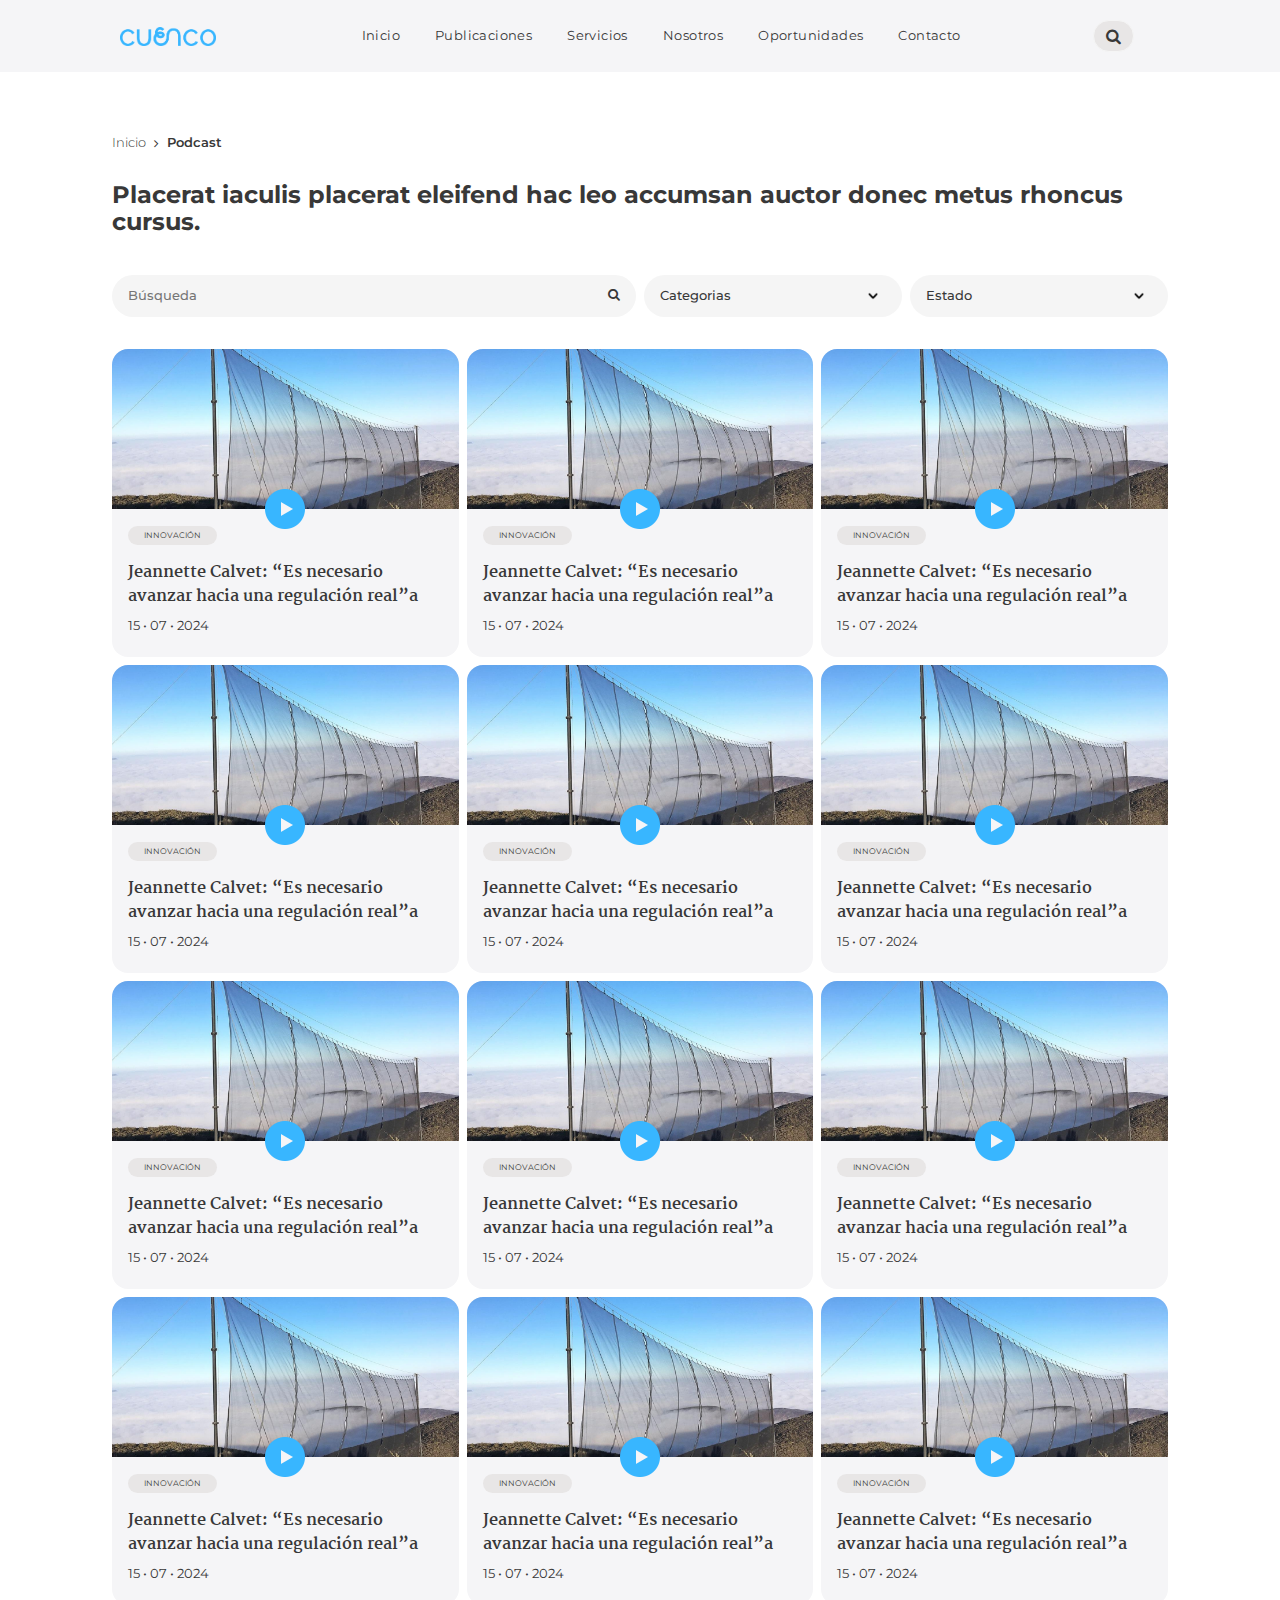
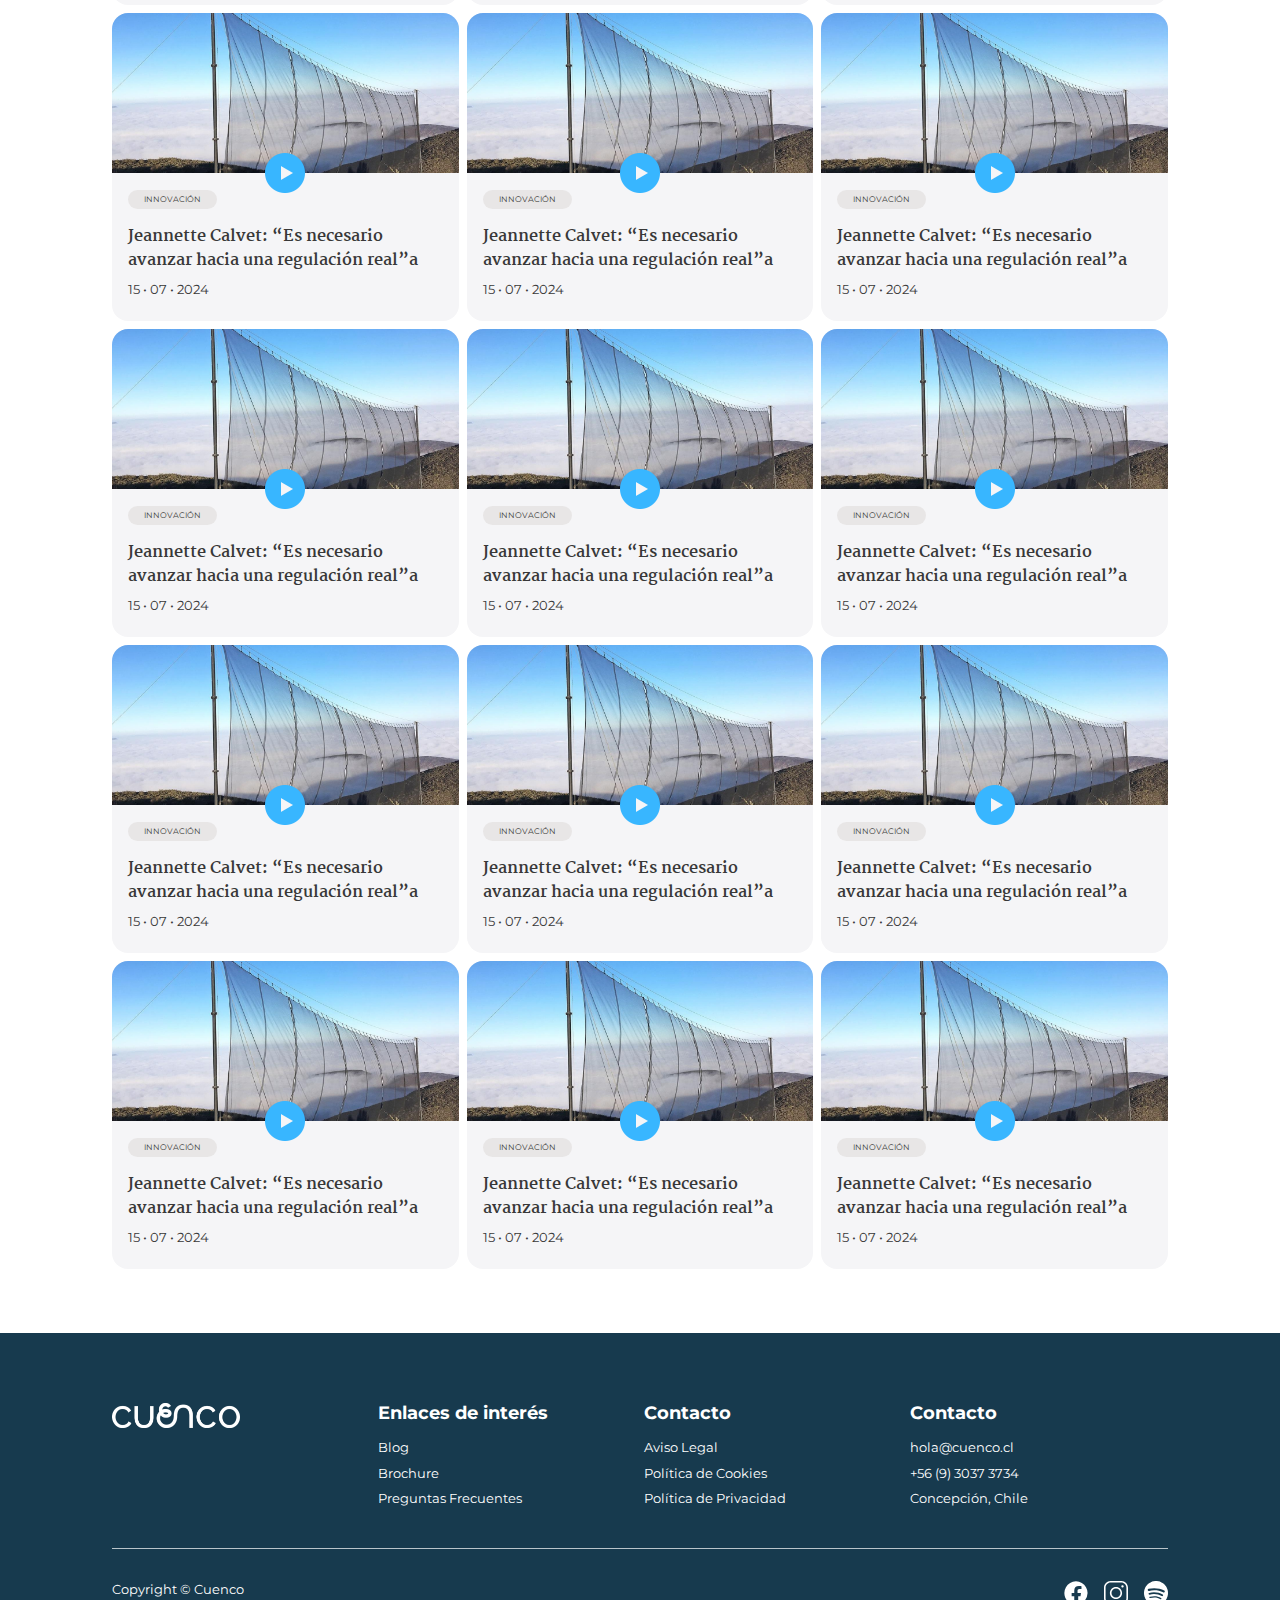
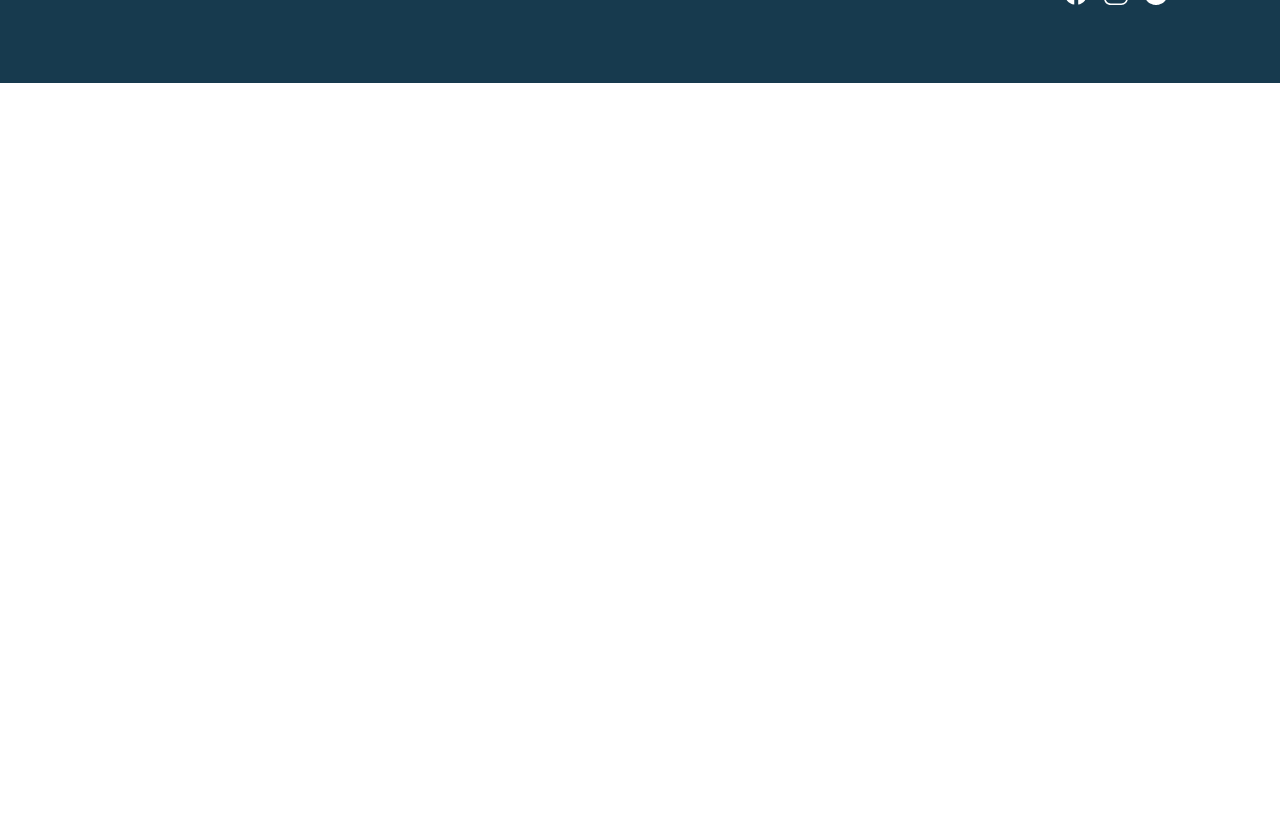
<file: podcasts.html>
<!DOCTYPE html>
<html lang="es">
  <head>
    <title>Cuenco</title>
    <meta charset="UTF-8">
    <link href="img/favicon.png" rel="shortcut icon">
    <meta name="viewport" content="width=device-width, initial-scale=1, maximum-scale=1">
    <link href="css/main.css?v=23232" rel="stylesheet" type="text/css">
    <script src="js/main.js?v=23232" type="text/javascript"></script>
    <!-- Meta tags facebook-->
    <meta property="og:title" content="#">
    <meta property="og:description" content="#">
    <meta property="og:image" content="#">
    <!-- Meta tags twitter cards-->
    <meta name="twitter:card" content="summary_large_image">
    <meta name="twitter:title" content="#">
    <meta name="twitter:description" content="#">
    <meta name="twitter:image" content="#"><link rel="preconnect" href="https://fonts.googleapis.com">
    <link rel="preconnect" href="https://fonts.gstatic.com" crossorigin>
    <link href="https://fonts.googleapis.com/css2?family=Martel+Sans:wght@200;300;400;600;700;800;900&family=Martel:wght@200;300;400;600;700;800;900&display=swap" rel="stylesheet">
    <link href="https://fonts.googleapis.com/css2?family=Montserrat:ital,wght@0,100..900;1,100..900&display=swap" rel="stylesheet">
    <link rel="stylesheet" href="https://fonts.googleapis.com/css2?family=Material+Symbols+Rounded:opsz,wght,FILL,GRAD@48,400,0,0">
  </head>
  <body>
    <header>
      <div class="header__primary">
        <div class="header__wrap">
          <div class="header__search">
            <form action="search.html" method="get"><span class="fa fa-search"></span>
              <input type="text" name="s" placeholder="Ingresa tu búsqueda">
            </form>
          </div>
          <div class="header__inner">
            <div class="header__logo"><a href="index.html"><img src="img/icons/logo-cuenco.png"></a></div>
            <div class="header__nav">
              <div class="header__nav__bg"></div>
              <div class="header__nav__nav">
                <div class="header__nav__close">
                  <div></div>
                  <div></div>
                </div>
                <div class="header__nav__back">
                  <div></div>
                  <div></div>
                  <div></div>
                </div>
                <div class="header__menu">
                  <nav>
                    <ul>
                      <li><a href="index.html">Inicio</a></li>
                      <li><a href="publicaciones.html">Publicaciones</a></li>
                      <li><a href="services.html">Servicios</a></li>
                      <li><a href="aboutus.html">Nosotros</a></li>
                      <li><a href="oportunidades.html">Oportunidades</a></li>
                      <li><a href="contact.html">Contacto</a></li>
                    </ul>
                  </nav>
                </div>
              </div>
            </div>
            <div class="header__right">
              <div class="header__buttons"> 
                <div class="header__button"> <a class="btn btn--min btn--search"><span class="fa fa-search"></span></a></div>
              </div>
              <div class="header__item header__item--ham">
                <div class="header__ham"><span></span><span></span><span></span></div>
              </div>
            </div>
            <div class="header__nav__mobile">
              <div class="header__nav__opacity"> </div>
              <div class="header__nav__nav"> 
                <div class="header__nav__nav__header"> 
                  <div class="header__nav__isotipo"> <img src="img/icons/logo-cuenco.png"></div>
                  <div class="header__nav__close">
                    <div></div>
                    <div></div>
                  </div>
                  <div class="header__nav__back">
                    <div></div>
                    <div></div>
                    <div></div>
                  </div>
                </div>
                <div class="header__nav__nav__body">
                  <div class="header__nav__nav__menu"> 
                    <ul>
                      <li><a href="index.html">Inicio</a></li>
                      <li><a href="publicaciones.html">Publicaciones</a></li>
                      <li><a href="services.html">Servicios</a></li>
                      <li><a href="aboutus.html">Nosotros</a></li>
                      <li><a href="oportunidades.html">Oportunidades</a></li>
                      <li><a href="contact.html">Contacto</a></li>
                    </ul>
                  </div>
                </div>
              </div>
            </div>
          </div>
        </div>
      </div>
    </header>
    <div id="sections">
      <section class="section--header section--header--oportunidades">
        <div class="section__wrap">
          <div class="section__breadcrumb"><a href="index.html">Inicio<span class="fa fa-angle-right"></span></a><a href="podcasts.html" class="current">Podcast</a></div>
          <div class="section__header">
            <h1 class="h3 section__title">Placerat iaculis placerat eleifend hac leo accumsan auctor donec metus rhoncus cursus.
            </h1>
          </div>
        </div>
      </section>
      <section class="section--publicaciones"> 
        <div class="section__wrap">
          <div class="section__header">
            <div class="section__filters">
              <div class="cols">
                <div class="col-xs-12 col-md-6">
                  <div class="section__quicksearch">
                    <div class="section__flex">
                      <div class="form__element">
                        <div class="form__input">
                          <input type="text" name="name" placeholder="Búsqueda" class="quicksearch"><span class="fa fa-search"></span>
                        </div>
                      </div>
                    </div>
                  </div>
                </div>
                <div class="col-xs-6 col-md-3">
                  <div class="section__filter">
                    <div class="form__element">
                      <div data-filter-group="categories" class="form__input button-group selectors">
                        <select class="order-select">
                          <option selected disabled>Categorias</option>
                          <option value="*">Todos</option>
                          <option value=".1">Categoria 1</option>
                          <option value=".2">Categoria 2</option>
                          <option value=".3">Categoria 3</option>
                          <option value=".4">Categoria 4</option>
                        </select>
                      </div>
                    </div>
                  </div>
                </div>
                <div class="col-xs-6 col-md-3">
                  <div class="section__filter">
                    <div class="form__element">
                      <div data-filter-group="state" class="form__input button-group selectors">
                        <select class="order-select">
                          <option selected disabled>Estado</option>
                          <option value="*">Todos</option>
                          <option value=".open">Abiertos</option>
                          <option value=".close">Cerrados</option>
                        </select>
                      </div>
                    </div>
                  </div>
                </div>
              </div>
            </div>
          </div>
          <div class="section__body">
            <div class="cols grid--oportunidades">
              <div class="col-xs-12 col-md-4 open 1">
                <article class="article--podcast">
                  <div class="article__bg"> 
                    <div class="bg"> <img src="img/uploads/11.jpeg"></div>
                  </div>
                  <div class="article__body"> 
                    <div class="article__icon"><img src="img/icons/icon-play.png"></div><span class="article__category">Innovación</span>
                    <h4 class="article__title"><a href="single-new.html">Jeannette Calvet: “Es necesario avanzar hacia una regulación real”a</a></h4><span class="article__date">15 • 07 • 2024</span>
                  </div>
                </article>
              </div>
              <div class="col-xs-12 col-md-4 close 2">
                <article class="article--podcast">
                  <div class="article__bg"> 
                    <div class="bg"> <img src="img/uploads/11.jpeg"></div>
                  </div>
                  <div class="article__body"> 
                    <div class="article__icon"><img src="img/icons/icon-play.png"></div><span class="article__category">Innovación</span>
                    <h4 class="article__title"><a href="single-new.html">Jeannette Calvet: “Es necesario avanzar hacia una regulación real”a</a></h4><span class="article__date">15 • 07 • 2024</span>
                  </div>
                </article>
              </div>
              <div class="col-xs-12 col-md-4 close 3">
                <article class="article--podcast">
                  <div class="article__bg"> 
                    <div class="bg"> <img src="img/uploads/11.jpeg"></div>
                  </div>
                  <div class="article__body"> 
                    <div class="article__icon"><img src="img/icons/icon-play.png"></div><span class="article__category">Innovación</span>
                    <h4 class="article__title"><a href="single-new.html">Jeannette Calvet: “Es necesario avanzar hacia una regulación real”a</a></h4><span class="article__date">15 • 07 • 2024</span>
                  </div>
                </article>
              </div>
              <div class="col-xs-12 col-md-4 open 4">
                <article class="article--podcast">
                  <div class="article__bg"> 
                    <div class="bg"> <img src="img/uploads/11.jpeg"></div>
                  </div>
                  <div class="article__body"> 
                    <div class="article__icon"><img src="img/icons/icon-play.png"></div><span class="article__category">Innovación</span>
                    <h4 class="article__title"><a href="single-new.html">Jeannette Calvet: “Es necesario avanzar hacia una regulación real”a</a></h4><span class="article__date">15 • 07 • 2024</span>
                  </div>
                </article>
              </div>
              <div class="col-xs-12 col-md-4 close 4">
                <article class="article--podcast">
                  <div class="article__bg"> 
                    <div class="bg"> <img src="img/uploads/11.jpeg"></div>
                  </div>
                  <div class="article__body"> 
                    <div class="article__icon"><img src="img/icons/icon-play.png"></div><span class="article__category">Innovación</span>
                    <h4 class="article__title"><a href="single-new.html">Jeannette Calvet: “Es necesario avanzar hacia una regulación real”a</a></h4><span class="article__date">15 • 07 • 2024</span>
                  </div>
                </article>
              </div>
              <div class="col-xs-12 col-md-4 close 1">
                <article class="article--podcast">
                  <div class="article__bg"> 
                    <div class="bg"> <img src="img/uploads/11.jpeg"></div>
                  </div>
                  <div class="article__body"> 
                    <div class="article__icon"><img src="img/icons/icon-play.png"></div><span class="article__category">Innovación</span>
                    <h4 class="article__title"><a href="single-new.html">Jeannette Calvet: “Es necesario avanzar hacia una regulación real”a</a></h4><span class="article__date">15 • 07 • 2024</span>
                  </div>
                </article>
              </div>
              <div class="col-xs-12 col-md-4 open 2">
                <article class="article--podcast">
                  <div class="article__bg"> 
                    <div class="bg"> <img src="img/uploads/11.jpeg"></div>
                  </div>
                  <div class="article__body"> 
                    <div class="article__icon"><img src="img/icons/icon-play.png"></div><span class="article__category">Innovación</span>
                    <h4 class="article__title"><a href="single-new.html">Jeannette Calvet: “Es necesario avanzar hacia una regulación real”a</a></h4><span class="article__date">15 • 07 • 2024</span>
                  </div>
                </article>
              </div>
              <div class="col-xs-12 col-md-4 open 3">
                <article class="article--podcast">
                  <div class="article__bg"> 
                    <div class="bg"> <img src="img/uploads/11.jpeg"></div>
                  </div>
                  <div class="article__body"> 
                    <div class="article__icon"><img src="img/icons/icon-play.png"></div><span class="article__category">Innovación</span>
                    <h4 class="article__title"><a href="single-new.html">Jeannette Calvet: “Es necesario avanzar hacia una regulación real”a</a></h4><span class="article__date">15 • 07 • 2024</span>
                  </div>
                </article>
              </div>
              <div class="col-xs-12 col-md-4 open 3">
                <article class="article--podcast">
                  <div class="article__bg"> 
                    <div class="bg"> <img src="img/uploads/11.jpeg"></div>
                  </div>
                  <div class="article__body"> 
                    <div class="article__icon"><img src="img/icons/icon-play.png"></div><span class="article__category">Innovación</span>
                    <h4 class="article__title"><a href="single-new.html">Jeannette Calvet: “Es necesario avanzar hacia una regulación real”a</a></h4><span class="article__date">15 • 07 • 2024</span>
                  </div>
                </article>
              </div>
              <div class="col-xs-12 col-md-4 close 1">
                <article class="article--podcast">
                  <div class="article__bg"> 
                    <div class="bg"> <img src="img/uploads/11.jpeg"></div>
                  </div>
                  <div class="article__body"> 
                    <div class="article__icon"><img src="img/icons/icon-play.png"></div><span class="article__category">Innovación</span>
                    <h4 class="article__title"><a href="single-new.html">Jeannette Calvet: “Es necesario avanzar hacia una regulación real”a</a></h4><span class="article__date">15 • 07 • 2024</span>
                  </div>
                </article>
              </div>
              <div class="col-xs-12 col-md-4 close 2">
                <article class="article--podcast">
                  <div class="article__bg"> 
                    <div class="bg"> <img src="img/uploads/11.jpeg"></div>
                  </div>
                  <div class="article__body"> 
                    <div class="article__icon"><img src="img/icons/icon-play.png"></div><span class="article__category">Innovación</span>
                    <h4 class="article__title"><a href="single-new.html">Jeannette Calvet: “Es necesario avanzar hacia una regulación real”a</a></h4><span class="article__date">15 • 07 • 2024</span>
                  </div>
                </article>
              </div>
              <div class="col-xs-12 col-md-4 close 4">
                <article class="article--podcast">
                  <div class="article__bg"> 
                    <div class="bg"> <img src="img/uploads/11.jpeg"></div>
                  </div>
                  <div class="article__body"> 
                    <div class="article__icon"><img src="img/icons/icon-play.png"></div><span class="article__category">Innovación</span>
                    <h4 class="article__title"><a href="single-new.html">Jeannette Calvet: “Es necesario avanzar hacia una regulación real”a</a></h4><span class="article__date">15 • 07 • 2024</span>
                  </div>
                </article>
              </div>
              <div class="col-xs-12 col-md-4 open 1">
                <article class="article--podcast">
                  <div class="article__bg"> 
                    <div class="bg"> <img src="img/uploads/11.jpeg"></div>
                  </div>
                  <div class="article__body"> 
                    <div class="article__icon"><img src="img/icons/icon-play.png"></div><span class="article__category">Innovación</span>
                    <h4 class="article__title"><a href="single-new.html">Jeannette Calvet: “Es necesario avanzar hacia una regulación real”a</a></h4><span class="article__date">15 • 07 • 2024</span>
                  </div>
                </article>
              </div>
              <div class="col-xs-12 col-md-4 close 2">
                <article class="article--podcast">
                  <div class="article__bg"> 
                    <div class="bg"> <img src="img/uploads/11.jpeg"></div>
                  </div>
                  <div class="article__body"> 
                    <div class="article__icon"><img src="img/icons/icon-play.png"></div><span class="article__category">Innovación</span>
                    <h4 class="article__title"><a href="single-new.html">Jeannette Calvet: “Es necesario avanzar hacia una regulación real”a</a></h4><span class="article__date">15 • 07 • 2024</span>
                  </div>
                </article>
              </div>
              <div class="col-xs-12 col-md-4 close 3">
                <article class="article--podcast">
                  <div class="article__bg"> 
                    <div class="bg"> <img src="img/uploads/11.jpeg"></div>
                  </div>
                  <div class="article__body"> 
                    <div class="article__icon"><img src="img/icons/icon-play.png"></div><span class="article__category">Innovación</span>
                    <h4 class="article__title"><a href="single-new.html">Jeannette Calvet: “Es necesario avanzar hacia una regulación real”a</a></h4><span class="article__date">15 • 07 • 2024</span>
                  </div>
                </article>
              </div>
              <div class="col-xs-12 col-md-4 open 4">
                <article class="article--podcast">
                  <div class="article__bg"> 
                    <div class="bg"> <img src="img/uploads/11.jpeg"></div>
                  </div>
                  <div class="article__body"> 
                    <div class="article__icon"><img src="img/icons/icon-play.png"></div><span class="article__category">Innovación</span>
                    <h4 class="article__title"><a href="single-new.html">Jeannette Calvet: “Es necesario avanzar hacia una regulación real”a</a></h4><span class="article__date">15 • 07 • 2024</span>
                  </div>
                </article>
              </div>
              <div class="col-xs-12 col-md-4 close 4">
                <article class="article--podcast">
                  <div class="article__bg"> 
                    <div class="bg"> <img src="img/uploads/11.jpeg"></div>
                  </div>
                  <div class="article__body"> 
                    <div class="article__icon"><img src="img/icons/icon-play.png"></div><span class="article__category">Innovación</span>
                    <h4 class="article__title"><a href="single-new.html">Jeannette Calvet: “Es necesario avanzar hacia una regulación real”a</a></h4><span class="article__date">15 • 07 • 2024</span>
                  </div>
                </article>
              </div>
              <div class="col-xs-12 col-md-4 close 1">
                <article class="article--podcast">
                  <div class="article__bg"> 
                    <div class="bg"> <img src="img/uploads/11.jpeg"></div>
                  </div>
                  <div class="article__body"> 
                    <div class="article__icon"><img src="img/icons/icon-play.png"></div><span class="article__category">Innovación</span>
                    <h4 class="article__title"><a href="single-new.html">Jeannette Calvet: “Es necesario avanzar hacia una regulación real”a</a></h4><span class="article__date">15 • 07 • 2024</span>
                  </div>
                </article>
              </div>
              <div class="col-xs-12 col-md-4 open 2">
                <article class="article--podcast">
                  <div class="article__bg"> 
                    <div class="bg"> <img src="img/uploads/11.jpeg"></div>
                  </div>
                  <div class="article__body"> 
                    <div class="article__icon"><img src="img/icons/icon-play.png"></div><span class="article__category">Innovación</span>
                    <h4 class="article__title"><a href="single-new.html">Jeannette Calvet: “Es necesario avanzar hacia una regulación real”a</a></h4><span class="article__date">15 • 07 • 2024</span>
                  </div>
                </article>
              </div>
              <div class="col-xs-12 col-md-4 open 3">
                <article class="article--podcast">
                  <div class="article__bg"> 
                    <div class="bg"> <img src="img/uploads/11.jpeg"></div>
                  </div>
                  <div class="article__body"> 
                    <div class="article__icon"><img src="img/icons/icon-play.png"></div><span class="article__category">Innovación</span>
                    <h4 class="article__title"><a href="single-new.html">Jeannette Calvet: “Es necesario avanzar hacia una regulación real”a</a></h4><span class="article__date">15 • 07 • 2024</span>
                  </div>
                </article>
              </div>
              <div class="col-xs-12 col-md-4 open 3">
                <article class="article--podcast">
                  <div class="article__bg"> 
                    <div class="bg"> <img src="img/uploads/11.jpeg"></div>
                  </div>
                  <div class="article__body"> 
                    <div class="article__icon"><img src="img/icons/icon-play.png"></div><span class="article__category">Innovación</span>
                    <h4 class="article__title"><a href="single-new.html">Jeannette Calvet: “Es necesario avanzar hacia una regulación real”a</a></h4><span class="article__date">15 • 07 • 2024</span>
                  </div>
                </article>
              </div>
              <div class="col-xs-12 col-md-4 close 1">
                <article class="article--podcast">
                  <div class="article__bg"> 
                    <div class="bg"> <img src="img/uploads/11.jpeg"></div>
                  </div>
                  <div class="article__body"> 
                    <div class="article__icon"><img src="img/icons/icon-play.png"></div><span class="article__category">Innovación</span>
                    <h4 class="article__title"><a href="single-new.html">Jeannette Calvet: “Es necesario avanzar hacia una regulación real”a</a></h4><span class="article__date">15 • 07 • 2024</span>
                  </div>
                </article>
              </div>
              <div class="col-xs-12 col-md-4 close 2">
                <article class="article--podcast">
                  <div class="article__bg"> 
                    <div class="bg"> <img src="img/uploads/11.jpeg"></div>
                  </div>
                  <div class="article__body"> 
                    <div class="article__icon"><img src="img/icons/icon-play.png"></div><span class="article__category">Innovación</span>
                    <h4 class="article__title"><a href="single-new.html">Jeannette Calvet: “Es necesario avanzar hacia una regulación real”a</a></h4><span class="article__date">15 • 07 • 2024</span>
                  </div>
                </article>
              </div>
              <div class="col-xs-12 col-md-4 close 4">
                <article class="article--podcast">
                  <div class="article__bg"> 
                    <div class="bg"> <img src="img/uploads/11.jpeg"></div>
                  </div>
                  <div class="article__body"> 
                    <div class="article__icon"><img src="img/icons/icon-play.png"></div><span class="article__category">Innovación</span>
                    <h4 class="article__title"><a href="single-new.html">Jeannette Calvet: “Es necesario avanzar hacia una regulación real”a</a></h4><span class="article__date">15 • 07 • 2024</span>
                  </div>
                </article>
              </div>
            </div>
          </div>
        </div>
      </section>
      <div class="modal modal--newsletter">
        <div class="modal__back"></div>
        <div class="modal__front">
          <div class="modal__box">
            <div class="modal__close"><span class="fa fa-close"></span></div>
            <div class="modal__content"> 
              <div class="cols">
                <div class="modal__flex">
                  <div class="col-md-7">
                    <div class="modal__newsletter"> 
                      <h4 class="modal__title">Suscríbete gratis al <span>newsletter</span> y recibe <strong>increíbles oportunidades</strong></h4>
                    </div>
                  </div>
                  <div class="col-md-5">
                    <div class="modal__features"> 
                      <div class="modal__feature"> 
                        <div class="modal__icon"> <img src="img/icons/icon-check-footer.svg"></div>
                        <p>Oportunidades de financiamiento</p>
                      </div>
                      <div class="modal__feature"> 
                        <div class="modal__icon"> <img src="img/icons/icon-check-footer.svg"></div>
                        <p>Explicativos</p>
                      </div>
                      <div class="modal__feature"> 
                        <div class="modal__icon"> <img src="img/icons/icon-check-footer.svg"></div>
                        <p>Resumen semanal</p>
                      </div>
                    </div>
                  </div>
                </div>
                <div class="col-xs-12">
                  <div class="modal__form">
                    <form class="form">
                      <div class="form__element"> 
                        <div class="form__input"> 
                          <input type="text" placeholder="Ingrese su correo electrónico...">
                          <div class="form__button"> 
                            <button>Suscribírme</button>
                          </div>
                        </div>
                      </div>
                    </form>
                  </div>
                </div>
              </div>
            </div>
          </div>
        </div>
      </div>
    </div>
    <footer>
      <div class="footer__wrap">		
        <div class="footer__body">
          <div class="cols">
            <div class="col-md-3">
              <div class="footer__logo"> <img src="img/icons/logo-cuenco-white.png"></div>
            </div>
            <div class="col-md-3">
              <div class="footer__info">
                <h4 class="footer__title">Enlaces de interés</h4><a href="#">Blog</a>
                <p>Brochure</p>
                <p>Preguntas Frecuentes</p>
              </div>
            </div>
            <div class="col-md-3">
              <div class="footer__info">
                <h4 class="footer__title">Contacto</h4><a href="#">Aviso Legal</a><a href="#">Política de Cookies</a><a href="#">Política de Privacidad</a>
              </div>
            </div>
            <div class="col-md-3">
              <div class="footer__info">
                <h4 class="footer__title">Contacto</h4><a href="#">hola@cuenco.cl</a><a href="#">+56 (9) 3037 3734</a><a href="#">Concepción, Chile</a>
              </div>
            </div>
          </div>
        </div>
        <div class="footer__footer">
          <div class="cols">
            <div class="col-md-6">
              <div class="footer__copyright">
                <p>Copyright © Cuenco </p>
              </div>
            </div>
            <div class="col-md-6">
              <div class="footer__socials"> 
                <div class="footer__social"> <a href="#"><img src="img/icons/icon-facebook-white.svg"></a></div>
                <div class="footer__social"> <a href="#"><img src="img/icons/icon-instagram-white.svg"></a></div>
                <div class="footer__social"> <a href="#"><img src="img/icons/icon-spotify-white.svg"></a></div>
              </div>
            </div>
          </div>
        </div>
      </div>
    </footer>
  </body>
</html>
</file>
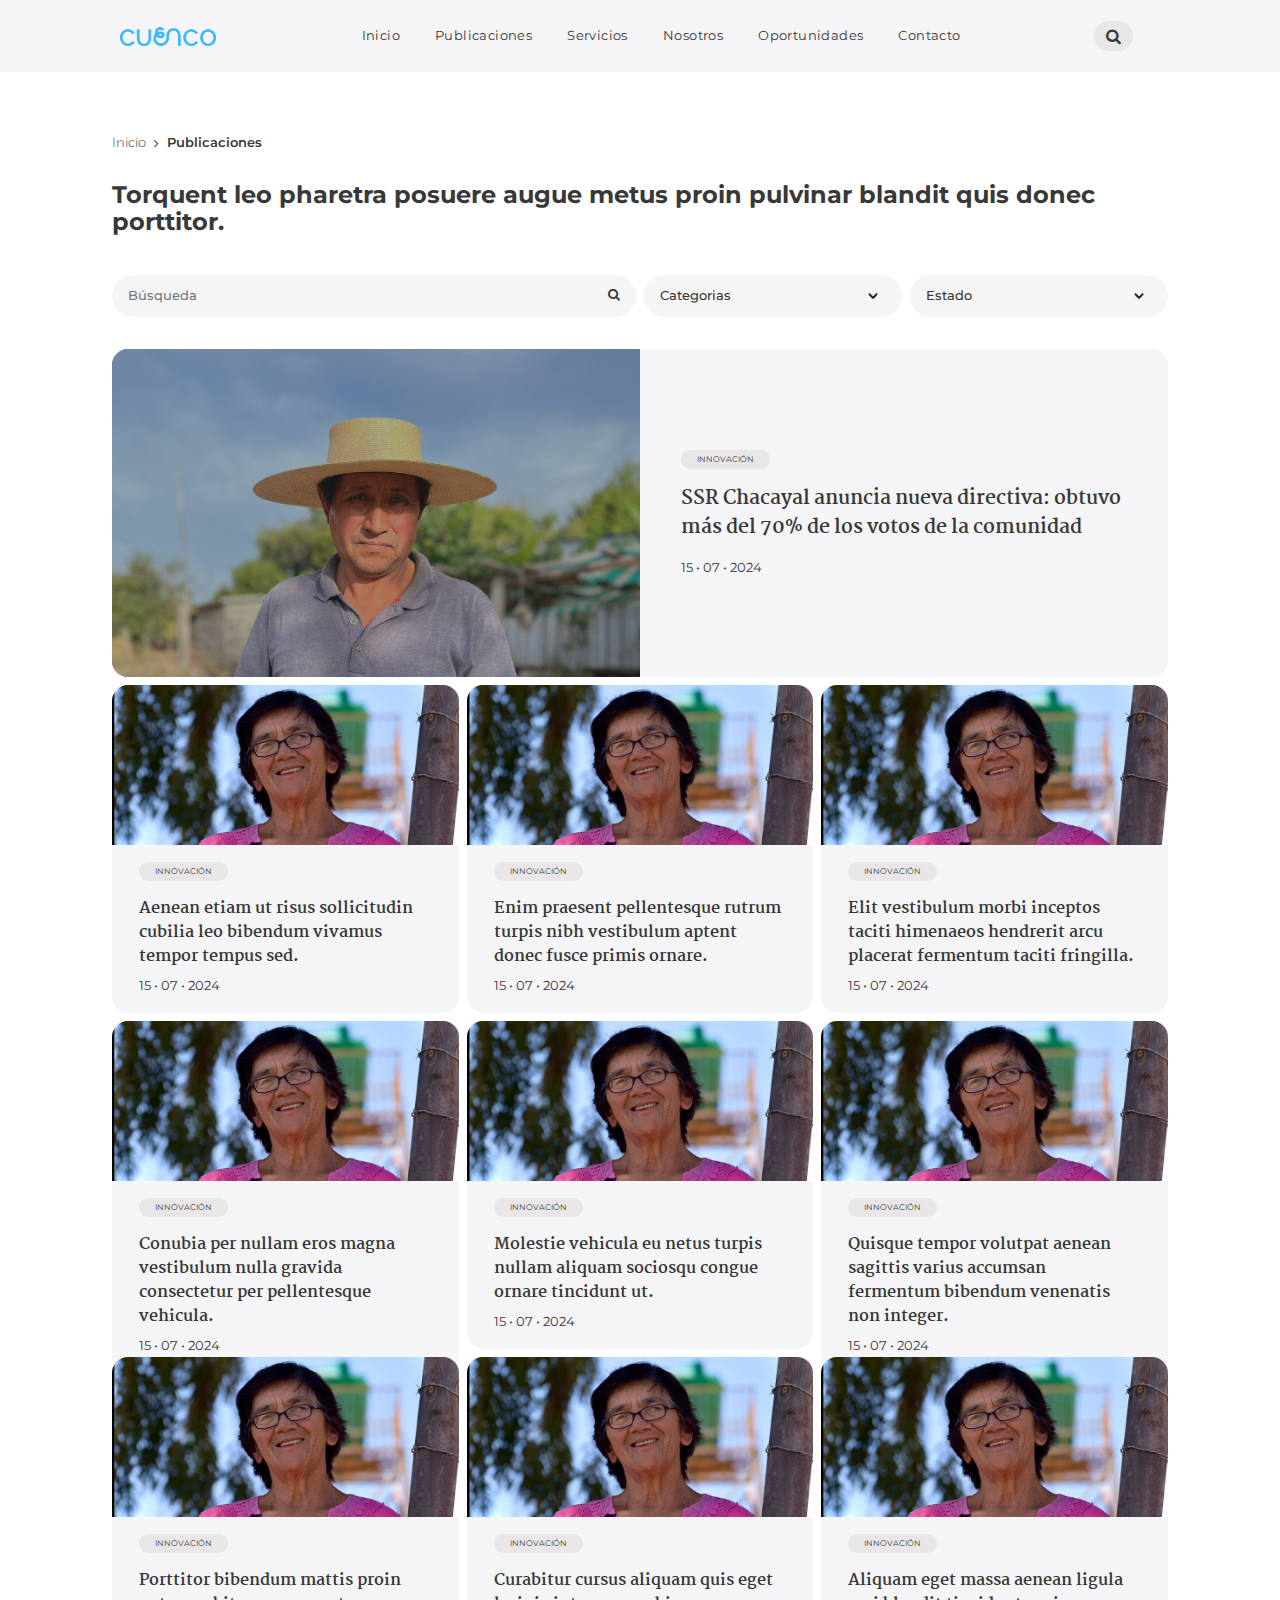
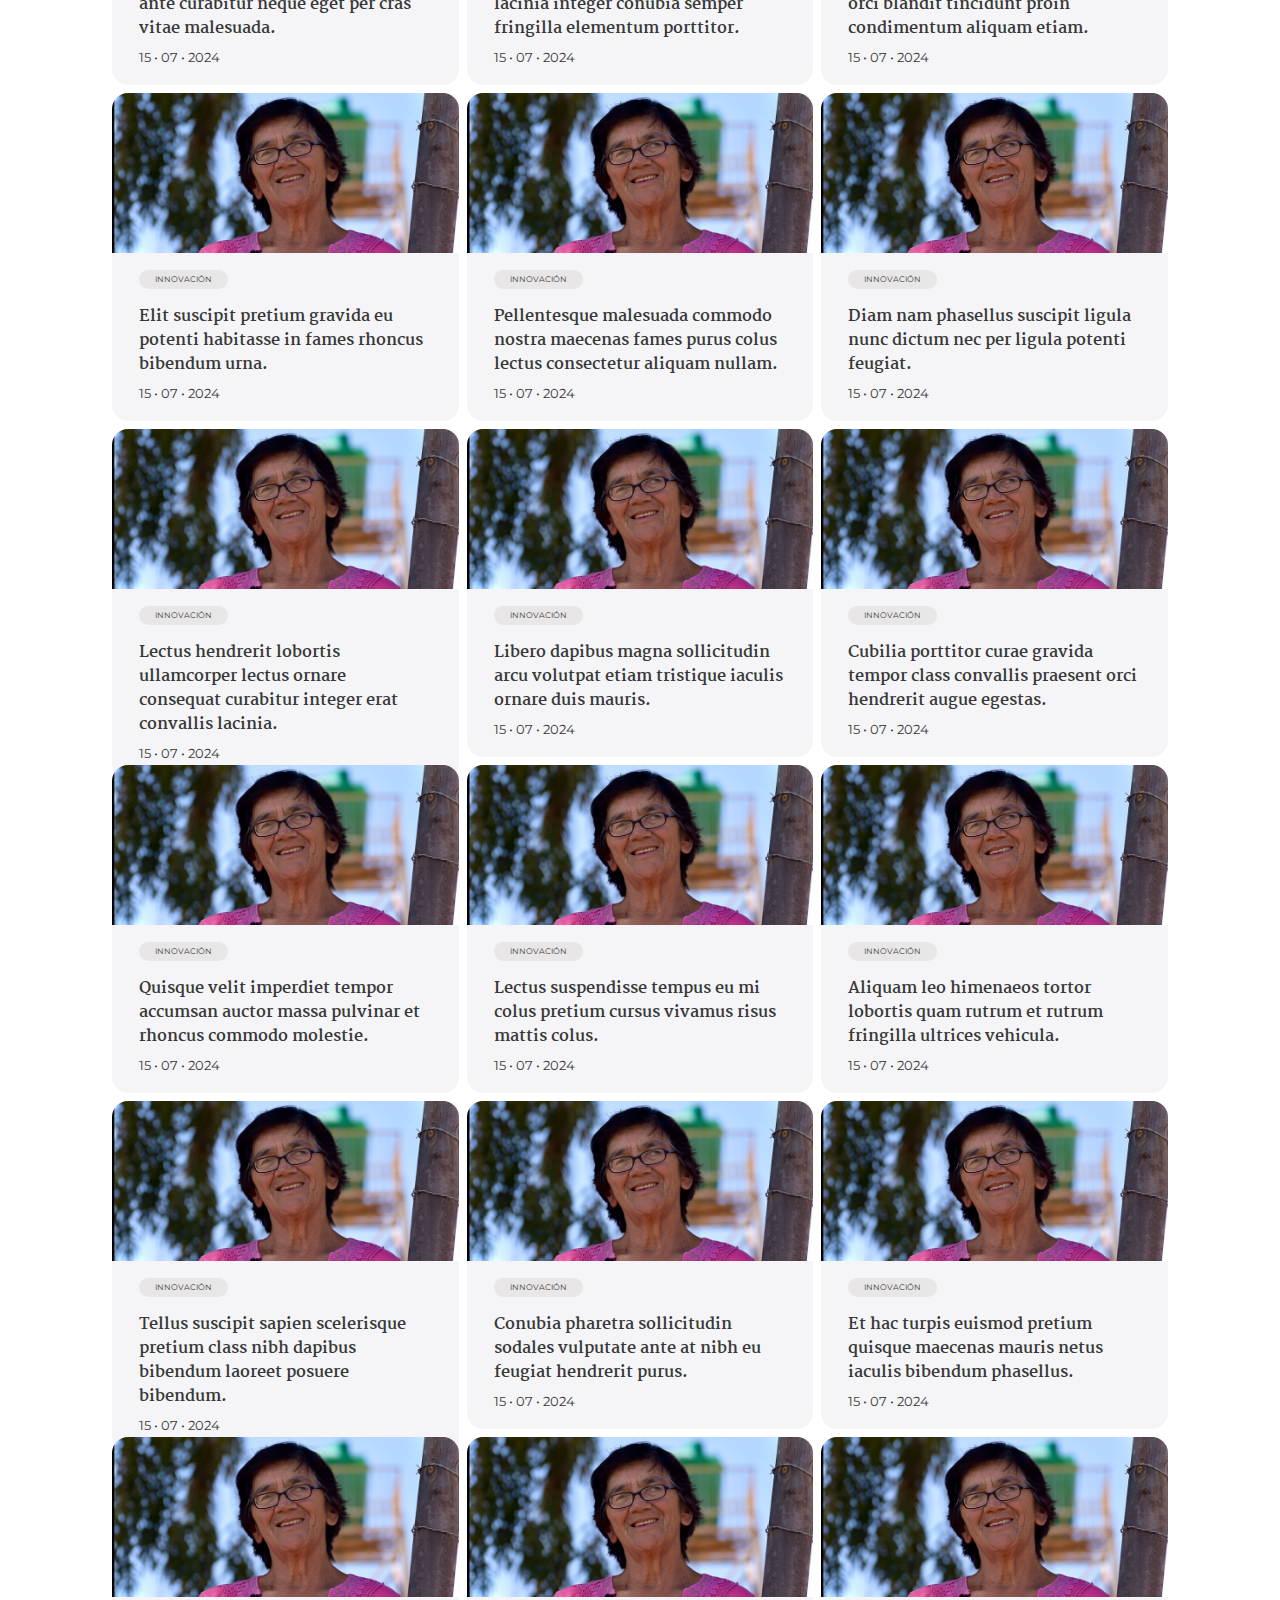
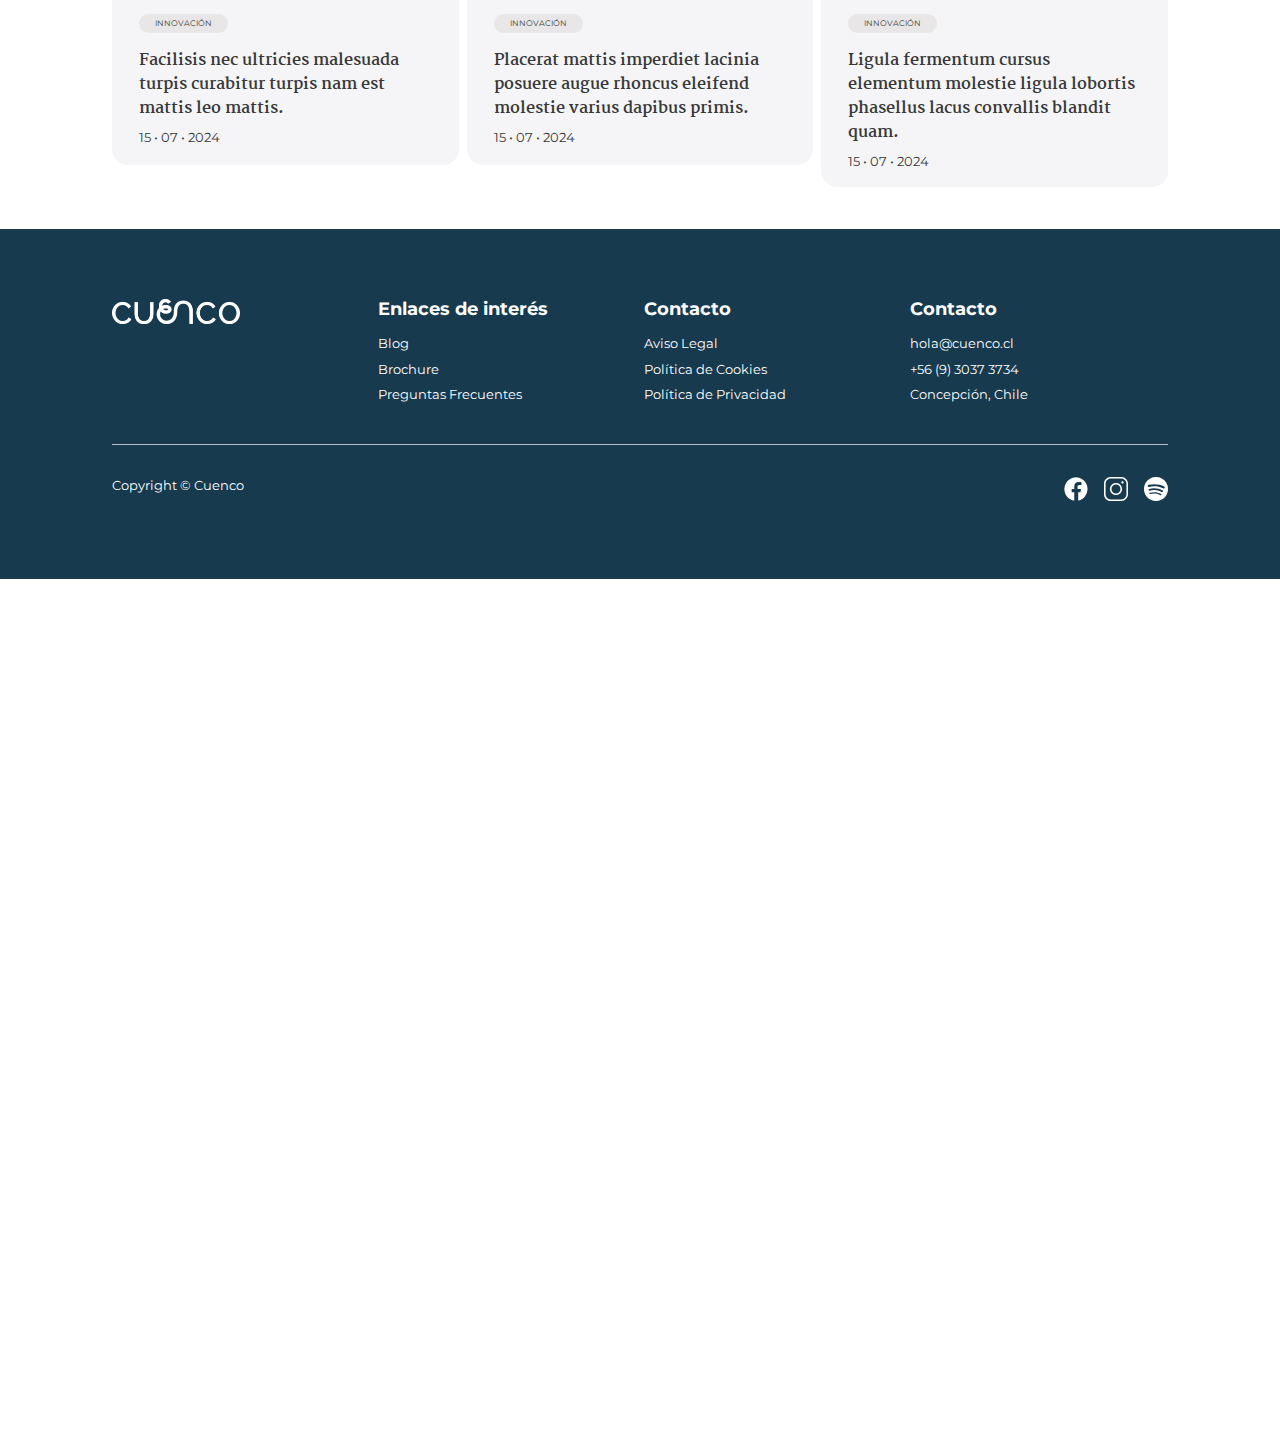
<file: publicaciones.html>
<!DOCTYPE html>
<html lang="es">
  <head>
    <title>Cuenco</title>
    <meta charset="UTF-8">
    <link href="img/favicon.png" rel="shortcut icon">
    <meta name="viewport" content="width=device-width, initial-scale=1, maximum-scale=1">
    <link href="css/main.css?v=60507" rel="stylesheet" type="text/css">
    <script src="js/main.js?v=60507" type="text/javascript"></script>
    <!-- Meta tags facebook-->
    <meta property="og:title" content="#">
    <meta property="og:description" content="#">
    <meta property="og:image" content="#">
    <!-- Meta tags twitter cards-->
    <meta name="twitter:card" content="summary_large_image">
    <meta name="twitter:title" content="#">
    <meta name="twitter:description" content="#">
    <meta name="twitter:image" content="#"><link rel="preconnect" href="https://fonts.googleapis.com">
    <link rel="preconnect" href="https://fonts.gstatic.com" crossorigin>
    <link href="https://fonts.googleapis.com/css2?family=Martel+Sans:wght@200;300;400;600;700;800;900&family=Martel:wght@200;300;400;600;700;800;900&display=swap" rel="stylesheet">
    <link href="https://fonts.googleapis.com/css2?family=Montserrat:ital,wght@0,100..900;1,100..900&display=swap" rel="stylesheet">
    <link rel="stylesheet" href="https://fonts.googleapis.com/css2?family=Material+Symbols+Rounded:opsz,wght,FILL,GRAD@48,400,0,0">
  </head>
  <body>
    <header>
      <div class="header__primary">
        <div class="header__wrap">
          <div class="header__search">
            <form action="search.html" method="get"><span class="fa fa-search"></span>
              <input type="text" name="s" placeholder="Ingresa tu búsqueda">
            </form>
          </div>
          <div class="header__inner">
            <div class="header__logo"><a href="index.html"><img src="img/icons/logo-cuenco.png"></a></div>
            <div class="header__nav">
              <div class="header__nav__bg"></div>
              <div class="header__nav__nav">
                <div class="header__nav__close">
                  <div></div>
                  <div></div>
                </div>
                <div class="header__nav__back">
                  <div></div>
                  <div></div>
                  <div></div>
                </div>
                <div class="header__menu">
                  <nav>
                    <ul>
                      <li><a href="index.html">Inicio</a></li>
                      <li><a href="publicaciones.html">Publicaciones</a></li>
                      <li><a href="services.html">Servicios</a></li>
                      <li><a href="aboutus.html">Nosotros</a></li>
                      <li><a href="oportunidades.html">Oportunidades</a></li>
                      <li><a href="contact.html">Contacto</a></li>
                    </ul>
                  </nav>
                </div>
              </div>
            </div>
            <div class="header__right">
              <div class="header__buttons"> 
                <div class="header__button"> <a class="btn btn--min btn--search"><span class="fa fa-search"></span></a></div>
              </div>
              <div class="header__item header__item--ham">
                <div class="header__ham"><span></span><span></span><span></span></div>
              </div>
            </div>
            <div class="header__nav__mobile">
              <div class="header__nav__opacity"> </div>
              <div class="header__nav__nav"> 
                <div class="header__nav__nav__header"> 
                  <div class="header__nav__isotipo"> <img src="img/icons/logo-cuenco.png"></div>
                  <div class="header__nav__close">
                    <div></div>
                    <div></div>
                  </div>
                  <div class="header__nav__back">
                    <div></div>
                    <div></div>
                    <div></div>
                  </div>
                </div>
                <div class="header__nav__nav__body">
                  <div class="header__nav__nav__menu"> 
                    <ul>
                      <li><a href="index.html">Inicio</a></li>
                      <li><a href="publicaciones.html">Publicaciones</a></li>
                      <li><a href="services.html">Servicios</a></li>
                      <li><a href="aboutus.html">Nosotros</a></li>
                      <li><a href="oportunidades.html">Oportunidades</a></li>
                      <li><a href="contact.html">Contacto</a></li>
                    </ul>
                  </div>
                </div>
              </div>
            </div>
          </div>
        </div>
      </div>
    </header>
    <div id="sections">
      <section class="section--header section--header--oportunidades">
        <div class="section__wrap">
          <div class="section__breadcrumb"><a href="index.html">Inicio<span class="fa fa-angle-right"></span></a><a href="publicaciones.html" class="current">Publicaciones</a></div>
          <div class="section__header">
            <h1 class="h3 section__title">Torquent leo pharetra posuere augue metus proin pulvinar blandit quis donec porttitor.
            </h1>
          </div>
        </div>
      </section>
      <section class="section--publicaciones"> 
        <div class="section__wrap">
          <div class="section__header">
            <div class="section__filters">
              <div class="cols">
                <div class="col-xs-12 col-md-6">
                  <div class="section__quicksearch">
                    <div class="section__flex">
                      <div class="form__element">
                        <div class="form__input">
                          <input type="text" name="name" placeholder="Búsqueda" class="quicksearch"><span class="fa fa-search"></span>
                        </div>
                      </div>
                    </div>
                  </div>
                </div>
                <div class="col-xs-6 col-md-3">
                  <div class="section__filter">
                    <div class="form__element">
                      <div data-filter-group="categories" class="form__input button-group selectors">
                        <select class="order-select">
                          <option selected disabled>Categorias</option>
                          <option value="*">Todos</option>
                          <option value=".1">Categoria 1</option>
                          <option value=".2">Categoria 2</option>
                          <option value=".3">Categoria 3</option>
                          <option value=".4">Categoria 4</option>
                        </select>
                      </div>
                    </div>
                  </div>
                </div>
                <div class="col-xs-6 col-md-3">
                  <div class="section__filter">
                    <div class="form__element">
                      <div data-filter-group="state" class="form__input button-group selectors">
                        <select class="order-select">
                          <option selected disabled>Estado</option>
                          <option value="*">Todos</option>
                          <option value=".open">Abiertos</option>
                          <option value=".close">Cerrados</option>
                        </select>
                      </div>
                    </div>
                  </div>
                </div>
              </div>
            </div>
          </div>
          <div class="section__body">
            <div class="section__mainpost">
              <article class="article--new article--new--big">
                <div class="article__bg"> 
                  <div class="bg"> <img src="img/uploads/7.jpeg"></div>
                </div>
                <div class="article__body"><span class="article__category">Innovación</span>
                  <h3 class="article__title"><a href="single-new.html">SSR Chacayal anuncia nueva directiva: obtuvo más del 70% de los votos de la comunidad </a></h3><span class="article__date">15 • 07 • 2024</span>
                </div>
              </article>
            </div>
            <div class="cols grid--oportunidades">
              <div class="col-xs-12 col-md-4 open 1">
                <article class="article--new">
                  <div class="article__bg"> 
                    <div class="bg"> <img src="img/uploads/8.jpeg"></div>
                  </div>
                  <div class="article__body"><span class="article__category">Innovación</span>
                    <h4 class="article__title"><a href="single-new.html">Aenean etiam ut risus sollicitudin cubilia leo bibendum vivamus tempor tempus sed.</a></h4><span class="article__date">15 • 07 • 2024</span>
                  </div>
                </article>
              </div>
              <div class="col-xs-12 col-md-4 close 2">
                <article class="article--new">
                  <div class="article__bg"> 
                    <div class="bg"> <img src="img/uploads/8.jpeg"></div>
                  </div>
                  <div class="article__body"><span class="article__category">Innovación</span>
                    <h4 class="article__title"><a href="single-new.html">Enim praesent pellentesque rutrum turpis nibh vestibulum aptent donec fusce primis ornare.</a></h4><span class="article__date">15 • 07 • 2024</span>
                  </div>
                </article>
              </div>
              <div class="col-xs-12 col-md-4 close 3">
                <article class="article--new">
                  <div class="article__bg"> 
                    <div class="bg"> <img src="img/uploads/8.jpeg"></div>
                  </div>
                  <div class="article__body"><span class="article__category">Innovación</span>
                    <h4 class="article__title"><a href="single-new.html">Elit vestibulum morbi inceptos taciti himenaeos hendrerit arcu placerat fermentum taciti fringilla.</a></h4><span class="article__date">15 • 07 • 2024</span>
                  </div>
                </article>
              </div>
              <div class="col-xs-12 col-md-4 open 4">
                <article class="article--new">
                  <div class="article__bg"> 
                    <div class="bg"> <img src="img/uploads/8.jpeg"></div>
                  </div>
                  <div class="article__body"><span class="article__category">Innovación</span>
                    <h4 class="article__title"><a href="single-new.html">Conubia per nullam eros magna vestibulum nulla gravida consectetur per pellentesque vehicula.</a></h4><span class="article__date">15 • 07 • 2024</span>
                  </div>
                </article>
              </div>
              <div class="col-xs-12 col-md-4 close 4">
                <article class="article--new">
                  <div class="article__bg"> 
                    <div class="bg"> <img src="img/uploads/8.jpeg"></div>
                  </div>
                  <div class="article__body"><span class="article__category">Innovación</span>
                    <h4 class="article__title"><a href="single-new.html">Molestie vehicula eu netus turpis nullam aliquam sociosqu congue ornare tincidunt ut.</a></h4><span class="article__date">15 • 07 • 2024</span>
                  </div>
                </article>
              </div>
              <div class="col-xs-12 col-md-4 close 1">
                <article class="article--new">
                  <div class="article__bg"> 
                    <div class="bg"> <img src="img/uploads/8.jpeg"></div>
                  </div>
                  <div class="article__body"><span class="article__category">Innovación</span>
                    <h4 class="article__title"><a href="single-new.html">Quisque tempor volutpat aenean sagittis varius accumsan fermentum bibendum venenatis non integer.</a></h4><span class="article__date">15 • 07 • 2024</span>
                  </div>
                </article>
              </div>
              <div class="col-xs-12 col-md-4 open 2">
                <article class="article--new">
                  <div class="article__bg"> 
                    <div class="bg"> <img src="img/uploads/8.jpeg"></div>
                  </div>
                  <div class="article__body"><span class="article__category">Innovación</span>
                    <h4 class="article__title"><a href="single-new.html">Porttitor bibendum mattis proin ante curabitur neque eget per cras vitae malesuada.</a></h4><span class="article__date">15 • 07 • 2024</span>
                  </div>
                </article>
              </div>
              <div class="col-xs-12 col-md-4 open 3">
                <article class="article--new">
                  <div class="article__bg"> 
                    <div class="bg"> <img src="img/uploads/8.jpeg"></div>
                  </div>
                  <div class="article__body"><span class="article__category">Innovación</span>
                    <h4 class="article__title"><a href="single-new.html">Curabitur cursus aliquam quis eget lacinia integer conubia semper fringilla elementum porttitor.</a></h4><span class="article__date">15 • 07 • 2024</span>
                  </div>
                </article>
              </div>
              <div class="col-xs-12 col-md-4 open 3">
                <article class="article--new">
                  <div class="article__bg"> 
                    <div class="bg"> <img src="img/uploads/8.jpeg"></div>
                  </div>
                  <div class="article__body"><span class="article__category">Innovación</span>
                    <h4 class="article__title"><a href="single-new.html">Aliquam eget massa aenean ligula orci blandit tincidunt proin condimentum aliquam etiam.</a></h4><span class="article__date">15 • 07 • 2024</span>
                  </div>
                </article>
              </div>
              <div class="col-xs-12 col-md-4 close 1">
                <article class="article--new">
                  <div class="article__bg"> 
                    <div class="bg"> <img src="img/uploads/8.jpeg"></div>
                  </div>
                  <div class="article__body"><span class="article__category">Innovación</span>
                    <h4 class="article__title"><a href="single-new.html">Elit suscipit pretium gravida eu potenti habitasse in fames rhoncus bibendum urna.</a></h4><span class="article__date">15 • 07 • 2024</span>
                  </div>
                </article>
              </div>
              <div class="col-xs-12 col-md-4 close 2">
                <article class="article--new">
                  <div class="article__bg"> 
                    <div class="bg"> <img src="img/uploads/8.jpeg"></div>
                  </div>
                  <div class="article__body"><span class="article__category">Innovación</span>
                    <h4 class="article__title"><a href="single-new.html">Pellentesque malesuada commodo nostra maecenas fames purus colus lectus consectetur aliquam nullam.</a></h4><span class="article__date">15 • 07 • 2024</span>
                  </div>
                </article>
              </div>
              <div class="col-xs-12 col-md-4 close 4">
                <article class="article--new">
                  <div class="article__bg"> 
                    <div class="bg"> <img src="img/uploads/8.jpeg"></div>
                  </div>
                  <div class="article__body"><span class="article__category">Innovación</span>
                    <h4 class="article__title"><a href="single-new.html">Diam nam phasellus suscipit ligula nunc dictum nec per ligula potenti feugiat.</a></h4><span class="article__date">15 • 07 • 2024</span>
                  </div>
                </article>
              </div>
              <div class="col-xs-12 col-md-4 open 1">
                <article class="article--new">
                  <div class="article__bg"> 
                    <div class="bg"> <img src="img/uploads/8.jpeg"></div>
                  </div>
                  <div class="article__body"><span class="article__category">Innovación</span>
                    <h4 class="article__title"><a href="single-new.html">Lectus hendrerit lobortis ullamcorper lectus ornare consequat curabitur integer erat convallis lacinia.</a></h4><span class="article__date">15 • 07 • 2024</span>
                  </div>
                </article>
              </div>
              <div class="col-xs-12 col-md-4 close 2">
                <article class="article--new">
                  <div class="article__bg"> 
                    <div class="bg"> <img src="img/uploads/8.jpeg"></div>
                  </div>
                  <div class="article__body"><span class="article__category">Innovación</span>
                    <h4 class="article__title"><a href="single-new.html">Libero dapibus magna sollicitudin arcu volutpat etiam tristique iaculis ornare duis mauris.</a></h4><span class="article__date">15 • 07 • 2024</span>
                  </div>
                </article>
              </div>
              <div class="col-xs-12 col-md-4 close 3">
                <article class="article--new">
                  <div class="article__bg"> 
                    <div class="bg"> <img src="img/uploads/8.jpeg"></div>
                  </div>
                  <div class="article__body"><span class="article__category">Innovación</span>
                    <h4 class="article__title"><a href="single-new.html">Cubilia porttitor curae gravida tempor class convallis praesent orci hendrerit augue egestas.</a></h4><span class="article__date">15 • 07 • 2024</span>
                  </div>
                </article>
              </div>
              <div class="col-xs-12 col-md-4 open 4">
                <article class="article--new">
                  <div class="article__bg"> 
                    <div class="bg"> <img src="img/uploads/8.jpeg"></div>
                  </div>
                  <div class="article__body"><span class="article__category">Innovación</span>
                    <h4 class="article__title"><a href="single-new.html">Quisque velit imperdiet tempor accumsan auctor massa pulvinar et rhoncus commodo molestie.</a></h4><span class="article__date">15 • 07 • 2024</span>
                  </div>
                </article>
              </div>
              <div class="col-xs-12 col-md-4 close 4">
                <article class="article--new">
                  <div class="article__bg"> 
                    <div class="bg"> <img src="img/uploads/8.jpeg"></div>
                  </div>
                  <div class="article__body"><span class="article__category">Innovación</span>
                    <h4 class="article__title"><a href="single-new.html">Lectus suspendisse tempus eu mi colus pretium cursus vivamus risus mattis colus.</a></h4><span class="article__date">15 • 07 • 2024</span>
                  </div>
                </article>
              </div>
              <div class="col-xs-12 col-md-4 close 1">
                <article class="article--new">
                  <div class="article__bg"> 
                    <div class="bg"> <img src="img/uploads/8.jpeg"></div>
                  </div>
                  <div class="article__body"><span class="article__category">Innovación</span>
                    <h4 class="article__title"><a href="single-new.html">Aliquam leo himenaeos tortor lobortis quam rutrum et rutrum fringilla ultrices vehicula.</a></h4><span class="article__date">15 • 07 • 2024</span>
                  </div>
                </article>
              </div>
              <div class="col-xs-12 col-md-4 open 2">
                <article class="article--new">
                  <div class="article__bg"> 
                    <div class="bg"> <img src="img/uploads/8.jpeg"></div>
                  </div>
                  <div class="article__body"><span class="article__category">Innovación</span>
                    <h4 class="article__title"><a href="single-new.html">Tellus suscipit sapien scelerisque pretium class nibh dapibus bibendum laoreet posuere bibendum.</a></h4><span class="article__date">15 • 07 • 2024</span>
                  </div>
                </article>
              </div>
              <div class="col-xs-12 col-md-4 open 3">
                <article class="article--new">
                  <div class="article__bg"> 
                    <div class="bg"> <img src="img/uploads/8.jpeg"></div>
                  </div>
                  <div class="article__body"><span class="article__category">Innovación</span>
                    <h4 class="article__title"><a href="single-new.html">Conubia pharetra sollicitudin sodales vulputate ante at nibh eu feugiat hendrerit purus.</a></h4><span class="article__date">15 • 07 • 2024</span>
                  </div>
                </article>
              </div>
              <div class="col-xs-12 col-md-4 open 3">
                <article class="article--new">
                  <div class="article__bg"> 
                    <div class="bg"> <img src="img/uploads/8.jpeg"></div>
                  </div>
                  <div class="article__body"><span class="article__category">Innovación</span>
                    <h4 class="article__title"><a href="single-new.html">Et hac turpis euismod pretium quisque maecenas mauris netus iaculis bibendum phasellus.</a></h4><span class="article__date">15 • 07 • 2024</span>
                  </div>
                </article>
              </div>
              <div class="col-xs-12 col-md-4 close 1">
                <article class="article--new">
                  <div class="article__bg"> 
                    <div class="bg"> <img src="img/uploads/8.jpeg"></div>
                  </div>
                  <div class="article__body"><span class="article__category">Innovación</span>
                    <h4 class="article__title"><a href="single-new.html">Facilisis nec ultricies malesuada turpis curabitur turpis nam est mattis leo mattis.</a></h4><span class="article__date">15 • 07 • 2024</span>
                  </div>
                </article>
              </div>
              <div class="col-xs-12 col-md-4 close 2">
                <article class="article--new">
                  <div class="article__bg"> 
                    <div class="bg"> <img src="img/uploads/8.jpeg"></div>
                  </div>
                  <div class="article__body"><span class="article__category">Innovación</span>
                    <h4 class="article__title"><a href="single-new.html">Placerat mattis imperdiet lacinia posuere augue rhoncus eleifend molestie varius dapibus primis.</a></h4><span class="article__date">15 • 07 • 2024</span>
                  </div>
                </article>
              </div>
              <div class="col-xs-12 col-md-4 close 4">
                <article class="article--new">
                  <div class="article__bg"> 
                    <div class="bg"> <img src="img/uploads/8.jpeg"></div>
                  </div>
                  <div class="article__body"><span class="article__category">Innovación</span>
                    <h4 class="article__title"><a href="single-new.html">Ligula fermentum cursus elementum molestie ligula lobortis phasellus lacus convallis blandit quam.</a></h4><span class="article__date">15 • 07 • 2024</span>
                  </div>
                </article>
              </div>
            </div>
          </div>
        </div>
      </section>
      <div class="modal modal--newsletter">
        <div class="modal__back"></div>
        <div class="modal__front">
          <div class="modal__box">
            <div class="modal__close"><span class="fa fa-close"></span></div>
            <div class="modal__content"> 
              <div class="cols">
                <div class="modal__flex">
                  <div class="col-md-7">
                    <div class="modal__newsletter"> 
                      <h4 class="modal__title">Suscríbete gratis al <span>newsletter</span> y recibe <strong>increíbles oportunidades</strong></h4>
                    </div>
                  </div>
                  <div class="col-md-5">
                    <div class="modal__features"> 
                      <div class="modal__feature"> 
                        <div class="modal__icon"> <img src="img/icons/icon-check-footer.svg"></div>
                        <p>Oportunidades de financiamiento</p>
                      </div>
                      <div class="modal__feature"> 
                        <div class="modal__icon"> <img src="img/icons/icon-check-footer.svg"></div>
                        <p>Explicativos</p>
                      </div>
                      <div class="modal__feature"> 
                        <div class="modal__icon"> <img src="img/icons/icon-check-footer.svg"></div>
                        <p>Resumen semanal</p>
                      </div>
                    </div>
                  </div>
                </div>
                <div class="col-xs-12">
                  <div class="modal__form">
                    <form class="form">
                      <div class="form__element"> 
                        <div class="form__input"> 
                          <input type="text" placeholder="Ingrese su correo electrónico...">
                          <div class="form__button"> 
                            <button>Suscribírme</button>
                          </div>
                        </div>
                      </div>
                    </form>
                  </div>
                </div>
              </div>
            </div>
          </div>
        </div>
      </div>
    </div>
    <footer>
      <div class="footer__wrap">		
        <div class="footer__body">
          <div class="cols">
            <div class="col-md-3">
              <div class="footer__logo"> <img src="img/icons/logo-cuenco-white.png"></div>
            </div>
            <div class="col-md-3">
              <div class="footer__info">
                <h4 class="footer__title">Enlaces de interés</h4><a href="#">Blog</a>
                <p>Brochure</p>
                <p>Preguntas Frecuentes</p>
              </div>
            </div>
            <div class="col-md-3">
              <div class="footer__info">
                <h4 class="footer__title">Contacto</h4><a href="#">Aviso Legal</a><a href="#">Política de Cookies</a><a href="#">Política de Privacidad</a>
              </div>
            </div>
            <div class="col-md-3">
              <div class="footer__info">
                <h4 class="footer__title">Contacto</h4><a href="#">hola@cuenco.cl</a><a href="#">+56 (9) 3037 3734</a><a href="#">Concepción, Chile</a>
              </div>
            </div>
          </div>
        </div>
        <div class="footer__footer">
          <div class="cols">
            <div class="col-md-6">
              <div class="footer__copyright">
                <p>Copyright © Cuenco </p>
              </div>
            </div>
            <div class="col-md-6">
              <div class="footer__socials"> 
                <div class="footer__social"> <a href="#"><img src="img/icons/icon-facebook-white.svg"></a></div>
                <div class="footer__social"> <a href="#"><img src="img/icons/icon-instagram-white.svg"></a></div>
                <div class="footer__social"> <a href="#"><img src="img/icons/icon-spotify-white.svg"></a></div>
              </div>
            </div>
          </div>
        </div>
      </div>
    </footer>
  </body>
</html>
</file>
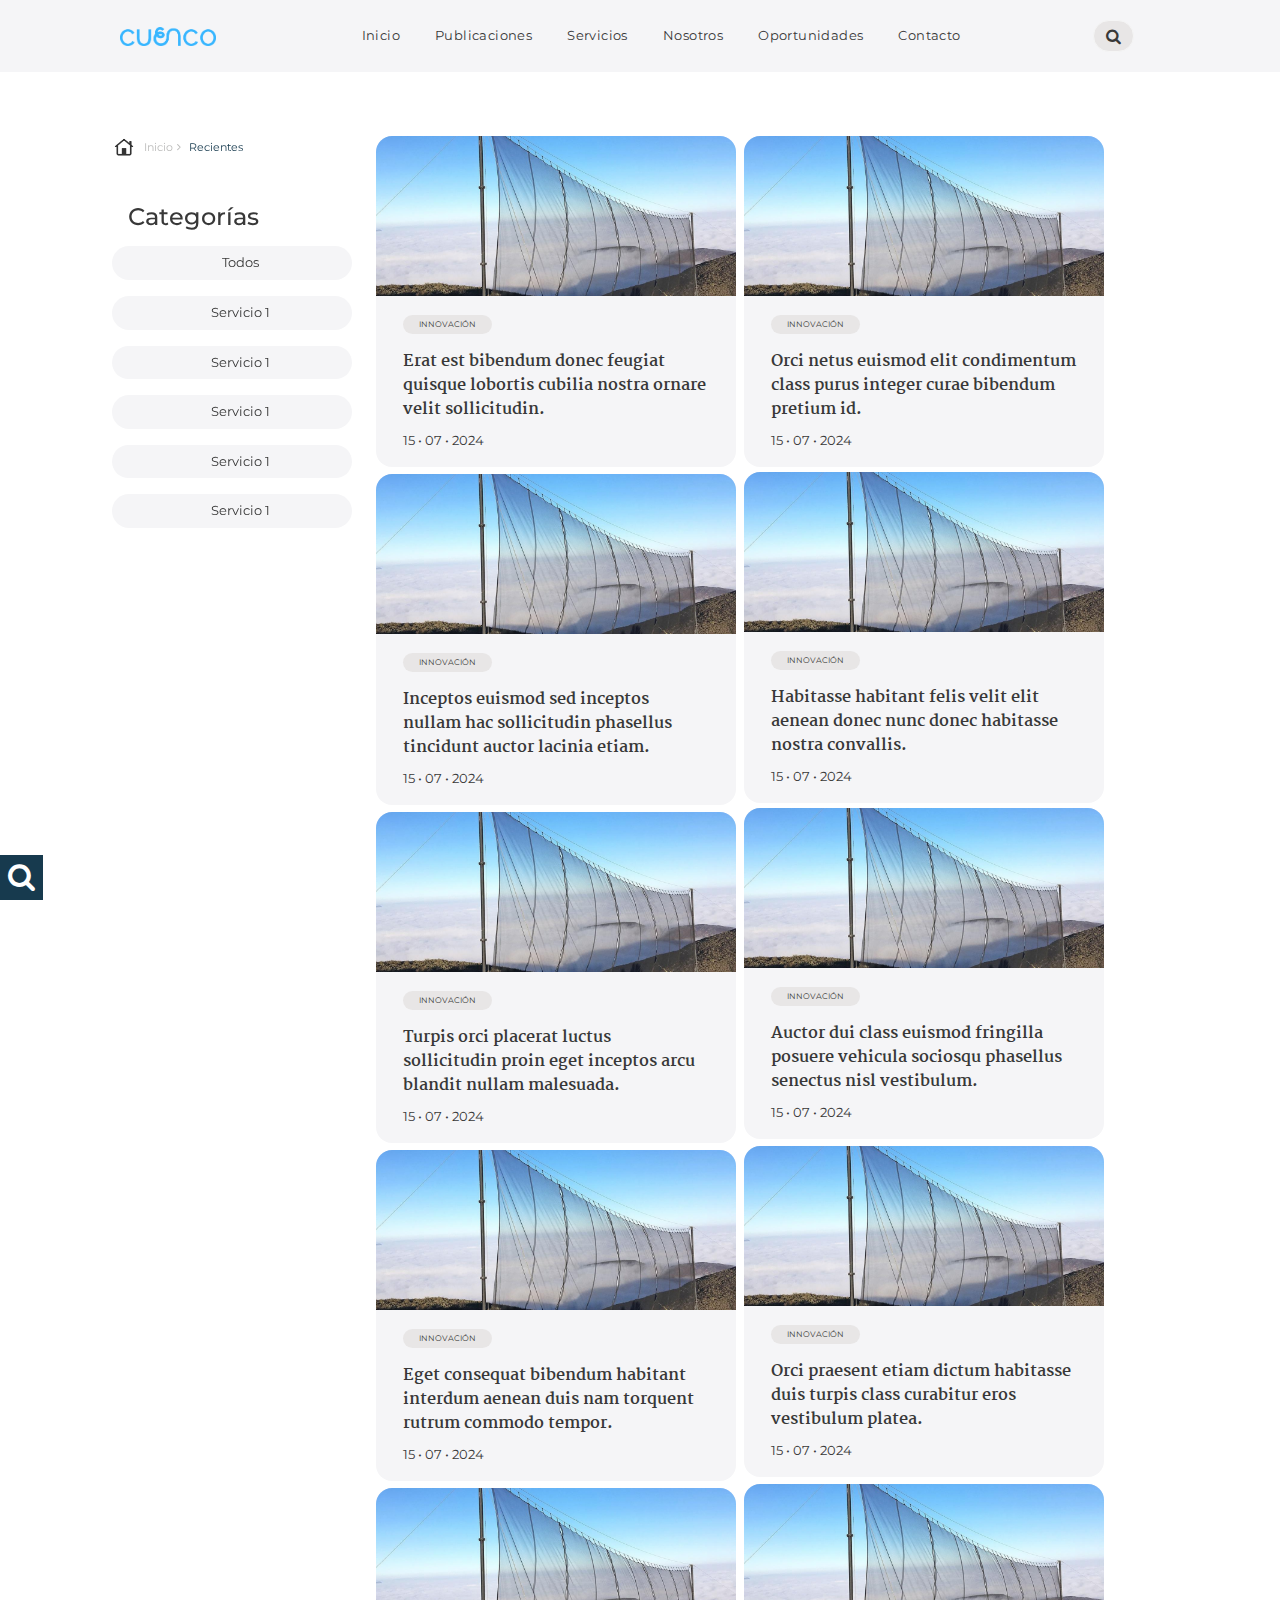
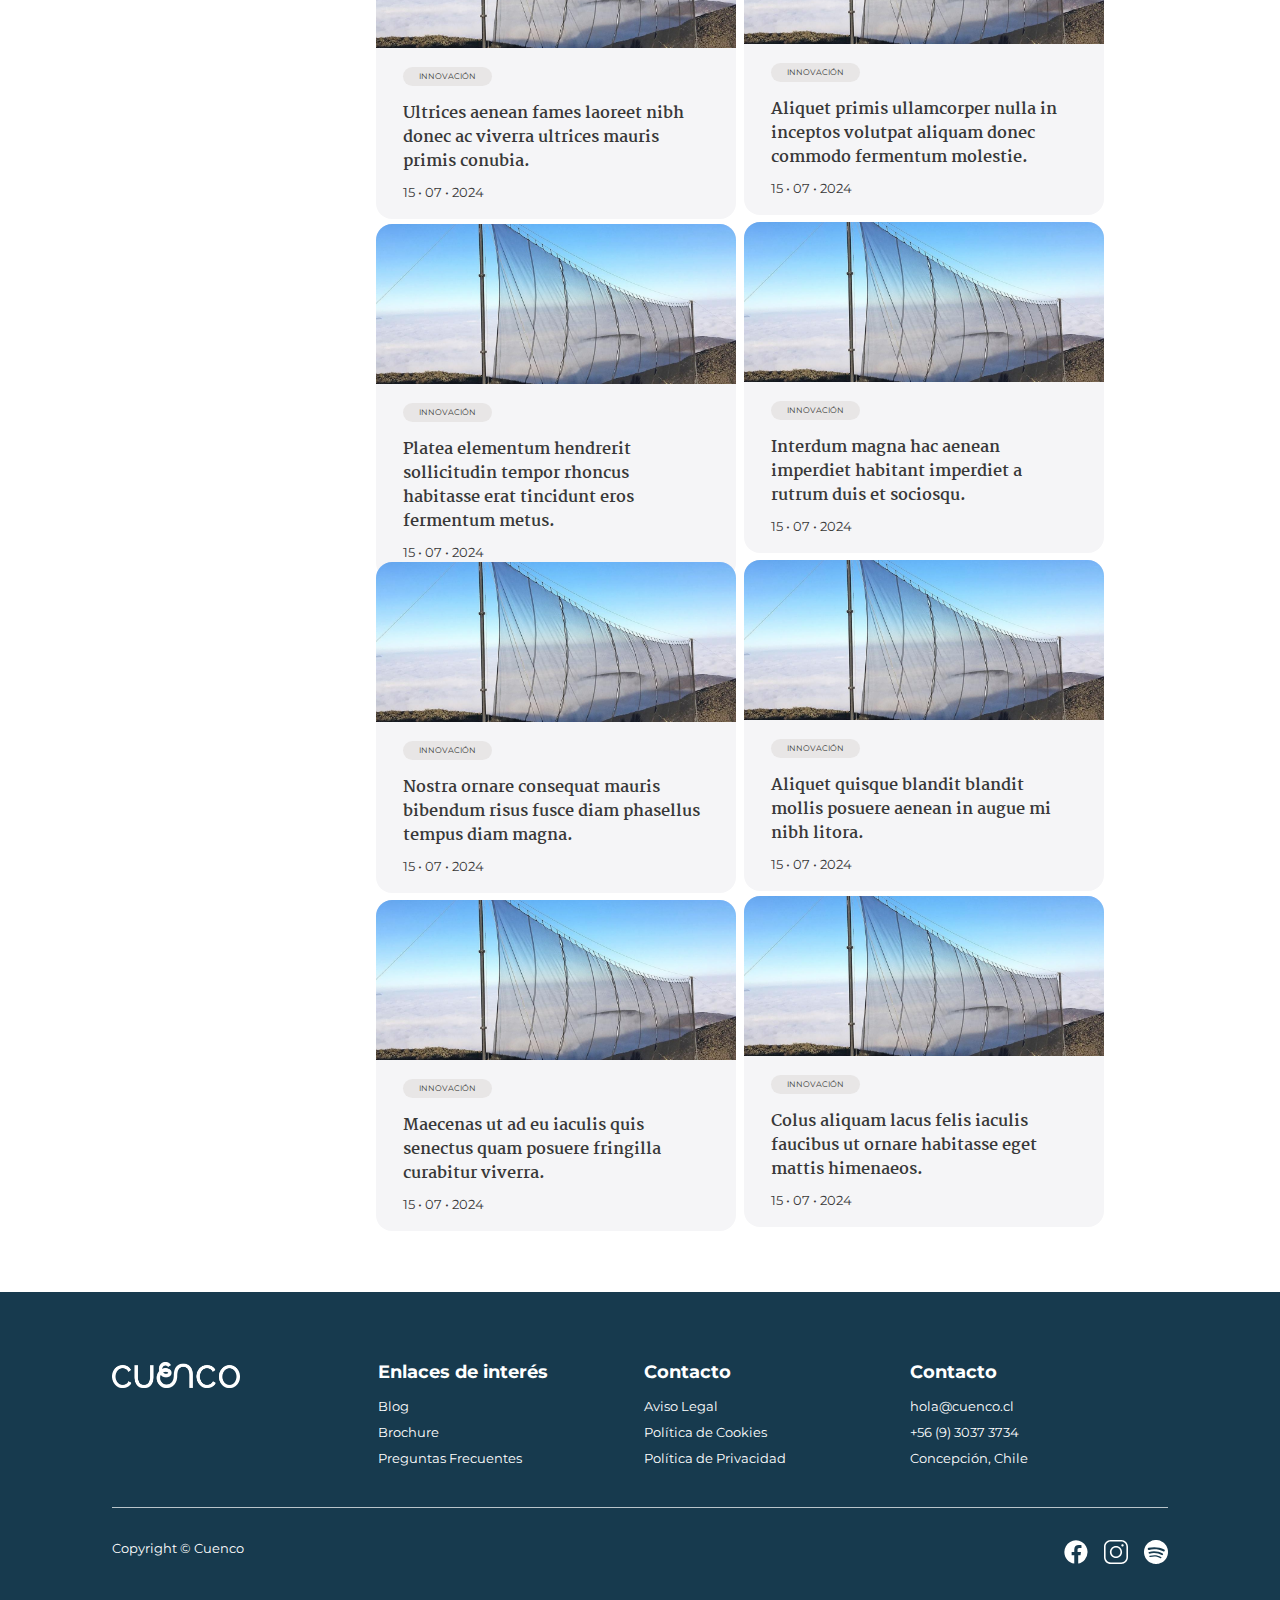
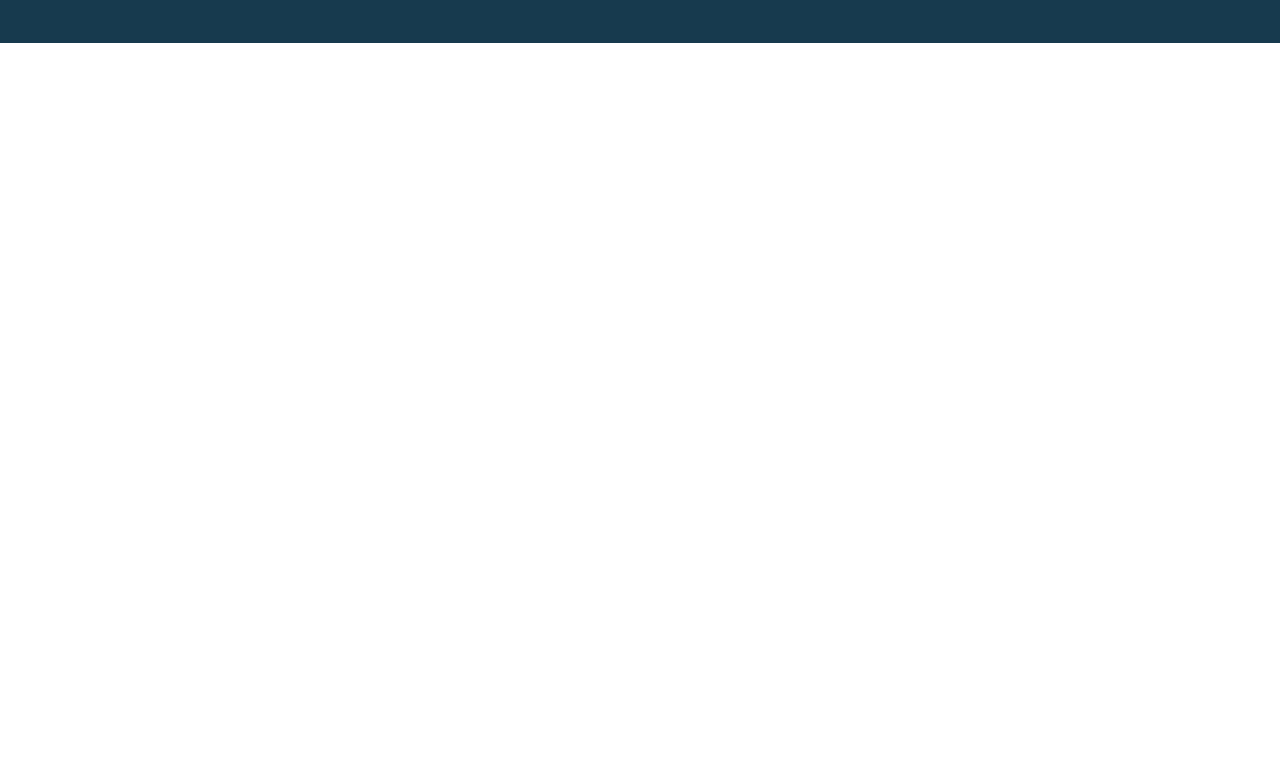
<file: recientes.html>
<!DOCTYPE html>
<html lang="es">
  <head>
    <title>Cuenco</title>
    <meta charset="UTF-8">
    <link href="img/favicon.png" rel="shortcut icon">
    <meta name="viewport" content="width=device-width, initial-scale=1, maximum-scale=1">
    <link href="css/main.css?v=7260" rel="stylesheet" type="text/css">
    <script src="js/main.js?v=7260" type="text/javascript"></script>
    <!-- Meta tags facebook-->
    <meta property="og:title" content="#">
    <meta property="og:description" content="#">
    <meta property="og:image" content="#">
    <!-- Meta tags twitter cards-->
    <meta name="twitter:card" content="summary_large_image">
    <meta name="twitter:title" content="#">
    <meta name="twitter:description" content="#">
    <meta name="twitter:image" content="#"><link rel="preconnect" href="https://fonts.googleapis.com">
    <link rel="preconnect" href="https://fonts.gstatic.com" crossorigin>
    <link href="https://fonts.googleapis.com/css2?family=Martel+Sans:wght@200;300;400;600;700;800;900&family=Martel:wght@200;300;400;600;700;800;900&display=swap" rel="stylesheet">
    <link href="https://fonts.googleapis.com/css2?family=Montserrat:ital,wght@0,100..900;1,100..900&display=swap" rel="stylesheet">
    <link rel="stylesheet" href="https://fonts.googleapis.com/css2?family=Material+Symbols+Rounded:opsz,wght,FILL,GRAD@48,400,0,0">
  </head>
  <body>
    <header>
      <div class="header__primary">
        <div class="header__wrap">
          <div class="header__inner">
            <div class="header__logo"><a href="index.html"><img src="img/icons/logo-cuenco.png"></a></div>
            <div class="header__nav">
              <div class="header__nav__bg"></div>
              <div class="header__nav__nav">
                <div class="header__nav__close">
                  <div></div>
                  <div></div>
                </div>
                <div class="header__nav__back">
                  <div></div>
                  <div></div>
                  <div></div>
                </div>
                <div class="header__menu">
                  <nav>
                    <ul>
                      <li><a href="index.html">Inicio</a></li>
                      <li><a href="publicaciones.html">Publicaciones</a></li>
                      <li><a href="services.html">Servicios</a></li>
                      <li><a href="aboutus.html">Nosotros</a></li>
                      <li><a href="oportunidades.html">Oportunidades</a></li>
                      <li><a href="contact.html">Contacto</a></li>
                    </ul>
                  </nav>
                </div>
              </div>
            </div>
            <div class="header__right">
              <div class="header__buttons"> 
                <div class="header__button"> <a href="#" class="btn btn--min"><span class="fa fa-search"></span></a></div>
              </div>
              <div class="header__item header__item--ham">
                <div class="header__ham"><span></span><span></span><span></span></div>
              </div>
            </div>
            <div class="header__nav__mobile">
              <div class="header__nav__opacity"> </div>
              <div class="header__nav__nav"> 
                <div class="header__nav__nav__header"> 
                  <div class="header__nav__isotipo"> <img src="img/icons/logo-cuenco.png"></div>
                  <div class="header__nav__close">
                    <div></div>
                    <div></div>
                  </div>
                  <div class="header__nav__back">
                    <div></div>
                    <div></div>
                    <div></div>
                  </div>
                </div>
                <div class="header__nav__nav__body">
                  <div class="header__nav__nav__menu"> 
                    <ul>
                      <li><a href="index.html">Inicio</a></li>
                      <li><a href="publicaciones.html">Publicaciones</a></li>
                      <li><a href="services.html">Servicios</a></li>
                      <li><a href="aboutus.html">Nosotros</a></li>
                      <li><a href="oportunidades.html">Oportunidades</a></li>
                      <li><a href="contact.html">Contacto</a></li>
                    </ul>
                  </div>
                </div>
              </div>
            </div>
          </div>
        </div>
      </div>
    </header>
    <div id="sections">
      <section class="section--recientes">
        <div class="section__search"><span class="fa fa-search"></span></div>
        <div class="section__wrap section__wrap--none">
          <div class="section__body">
            <aside>
              <div class="aside__wrap">
                <div class="aside__close"><span class="fa fa-close"></span></div>
                <div class="aside__header">
                  <div class="aside__breadcrumb">
                    <div class="aside__icon"><img src="img/icons/icon-home.png"></div><a href="index.html">Inicio<span class="fa fa-angle-right"></span></a><a href="solutions.html" class="current">Recientes</a>
                  </div>
                </div>
                <div class="aside__body">
                  <h1 class="h3 aside__title">Categorías</h1>
                  <div class="aside__filters aside__filters--column filters">
                    <div data-filter-group="category" class="aside__filter button-group">
                      <div data-filter="*" class="aside__filter__tag">
                        <label>
                          <input type="radio" name="category" value="category">Todos
                        </label>
                      </div>
                      <div data-filter=".1" class="aside__filter__tag">
                        <label>
                          <input type="radio" name="category" value="category">Servicio 1
                        </label>
                      </div>
                      <div data-filter=".2" class="aside__filter__tag">
                        <label>
                          <input type="radio" name="category" value="category">Servicio 1
                        </label>
                      </div>
                      <div data-filter=".3" class="aside__filter__tag">
                        <label>
                          <input type="radio" name="category" value="category">Servicio 1
                        </label>
                      </div>
                      <div data-filter=".4" class="aside__filter__tag">
                        <label>
                          <input type="radio" name="category" value="category">Servicio 1
                        </label>
                      </div>
                      <div data-filter=".5" class="aside__filter__tag">
                        <label>
                          <input type="radio" name="category" value="category">Servicio 1
                        </label>
                      </div>
                    </div>
                  </div>
                </div>
              </div>
            </aside>
            <div class="section__news">
              <div class="section__content">
                <div class="cols grid--recientes">
                  <div class="col-xs-12 col-md-6 1">
                    <article class="article--new">
                      <div class="article__bg"> 
                        <div class="bg"> <img src="img/uploads/11.jpeg"></div>
                      </div>
                      <div class="article__body"> <span class="article__category">Innovación</span>
                        <h4 class="article__title"><a href="single-new.html">Erat est bibendum donec feugiat quisque lobortis cubilia nostra ornare velit sollicitudin.</a></h4><span class="article__date">15 • 07 • 2024</span>
                      </div>
                    </article>
                  </div>
                  <div class="col-xs-12 col-md-6 2">
                    <article class="article--new">
                      <div class="article__bg"> 
                        <div class="bg"> <img src="img/uploads/11.jpeg"></div>
                      </div>
                      <div class="article__body"> <span class="article__category">Innovación</span>
                        <h4 class="article__title"><a href="single-new.html">Orci netus euismod elit condimentum class purus integer curae bibendum pretium id.</a></h4><span class="article__date">15 • 07 • 2024</span>
                      </div>
                    </article>
                  </div>
                  <div class="col-xs-12 col-md-6 3">
                    <article class="article--new">
                      <div class="article__bg"> 
                        <div class="bg"> <img src="img/uploads/11.jpeg"></div>
                      </div>
                      <div class="article__body"> <span class="article__category">Innovación</span>
                        <h4 class="article__title"><a href="single-new.html">Habitasse habitant felis velit elit aenean donec nunc donec habitasse nostra convallis.</a></h4><span class="article__date">15 • 07 • 2024</span>
                      </div>
                    </article>
                  </div>
                  <div class="col-xs-12 col-md-6 4">
                    <article class="article--new">
                      <div class="article__bg"> 
                        <div class="bg"> <img src="img/uploads/11.jpeg"></div>
                      </div>
                      <div class="article__body"> <span class="article__category">Innovación</span>
                        <h4 class="article__title"><a href="single-new.html">Inceptos euismod sed inceptos nullam hac sollicitudin phasellus tincidunt auctor lacinia etiam.</a></h4><span class="article__date">15 • 07 • 2024</span>
                      </div>
                    </article>
                  </div>
                  <div class="col-xs-12 col-md-6 1">
                    <article class="article--new">
                      <div class="article__bg"> 
                        <div class="bg"> <img src="img/uploads/11.jpeg"></div>
                      </div>
                      <div class="article__body"> <span class="article__category">Innovación</span>
                        <h4 class="article__title"><a href="single-new.html">Auctor dui class euismod fringilla posuere vehicula sociosqu phasellus senectus nisl vestibulum.</a></h4><span class="article__date">15 • 07 • 2024</span>
                      </div>
                    </article>
                  </div>
                  <div class="col-xs-12 col-md-6 2">
                    <article class="article--new">
                      <div class="article__bg"> 
                        <div class="bg"> <img src="img/uploads/11.jpeg"></div>
                      </div>
                      <div class="article__body"> <span class="article__category">Innovación</span>
                        <h4 class="article__title"><a href="single-new.html">Turpis orci placerat luctus sollicitudin proin eget inceptos arcu blandit nullam malesuada.</a></h4><span class="article__date">15 • 07 • 2024</span>
                      </div>
                    </article>
                  </div>
                  <div class="col-xs-12 col-md-6 3">
                    <article class="article--new">
                      <div class="article__bg"> 
                        <div class="bg"> <img src="img/uploads/11.jpeg"></div>
                      </div>
                      <div class="article__body"> <span class="article__category">Innovación</span>
                        <h4 class="article__title"><a href="single-new.html">Orci praesent etiam dictum habitasse duis turpis class curabitur eros vestibulum platea.</a></h4><span class="article__date">15 • 07 • 2024</span>
                      </div>
                    </article>
                  </div>
                  <div class="col-xs-12 col-md-6 4">
                    <article class="article--new">
                      <div class="article__bg"> 
                        <div class="bg"> <img src="img/uploads/11.jpeg"></div>
                      </div>
                      <div class="article__body"> <span class="article__category">Innovación</span>
                        <h4 class="article__title"><a href="single-new.html">Eget consequat bibendum habitant interdum aenean duis nam torquent rutrum commodo tempor.</a></h4><span class="article__date">15 • 07 • 2024</span>
                      </div>
                    </article>
                  </div>
                  <div class="col-xs-12 col-md-6 1">
                    <article class="article--new">
                      <div class="article__bg"> 
                        <div class="bg"> <img src="img/uploads/11.jpeg"></div>
                      </div>
                      <div class="article__body"> <span class="article__category">Innovación</span>
                        <h4 class="article__title"><a href="single-new.html">Aliquet primis ullamcorper nulla in inceptos volutpat aliquam donec commodo fermentum molestie.</a></h4><span class="article__date">15 • 07 • 2024</span>
                      </div>
                    </article>
                  </div>
                  <div class="col-xs-12 col-md-6 2">
                    <article class="article--new">
                      <div class="article__bg"> 
                        <div class="bg"> <img src="img/uploads/11.jpeg"></div>
                      </div>
                      <div class="article__body"> <span class="article__category">Innovación</span>
                        <h4 class="article__title"><a href="single-new.html">Ultrices aenean fames laoreet nibh donec ac viverra ultrices mauris primis conubia.</a></h4><span class="article__date">15 • 07 • 2024</span>
                      </div>
                    </article>
                  </div>
                  <div class="col-xs-12 col-md-6 3">
                    <article class="article--new">
                      <div class="article__bg"> 
                        <div class="bg"> <img src="img/uploads/11.jpeg"></div>
                      </div>
                      <div class="article__body"> <span class="article__category">Innovación</span>
                        <h4 class="article__title"><a href="single-new.html">Interdum magna hac aenean imperdiet habitant imperdiet a rutrum duis et sociosqu.</a></h4><span class="article__date">15 • 07 • 2024</span>
                      </div>
                    </article>
                  </div>
                  <div class="col-xs-12 col-md-6 4">
                    <article class="article--new">
                      <div class="article__bg"> 
                        <div class="bg"> <img src="img/uploads/11.jpeg"></div>
                      </div>
                      <div class="article__body"> <span class="article__category">Innovación</span>
                        <h4 class="article__title"><a href="single-new.html">Platea elementum hendrerit sollicitudin tempor rhoncus habitasse erat tincidunt eros fermentum metus.</a></h4><span class="article__date">15 • 07 • 2024</span>
                      </div>
                    </article>
                  </div>
                  <div class="col-xs-12 col-md-6 1">
                    <article class="article--new">
                      <div class="article__bg"> 
                        <div class="bg"> <img src="img/uploads/11.jpeg"></div>
                      </div>
                      <div class="article__body"> <span class="article__category">Innovación</span>
                        <h4 class="article__title"><a href="single-new.html">Aliquet quisque blandit blandit mollis posuere aenean in augue mi nibh litora.</a></h4><span class="article__date">15 • 07 • 2024</span>
                      </div>
                    </article>
                  </div>
                  <div class="col-xs-12 col-md-6 2">
                    <article class="article--new">
                      <div class="article__bg"> 
                        <div class="bg"> <img src="img/uploads/11.jpeg"></div>
                      </div>
                      <div class="article__body"> <span class="article__category">Innovación</span>
                        <h4 class="article__title"><a href="single-new.html">Nostra ornare consequat mauris bibendum risus fusce diam phasellus tempus diam magna.</a></h4><span class="article__date">15 • 07 • 2024</span>
                      </div>
                    </article>
                  </div>
                  <div class="col-xs-12 col-md-6 3">
                    <article class="article--new">
                      <div class="article__bg"> 
                        <div class="bg"> <img src="img/uploads/11.jpeg"></div>
                      </div>
                      <div class="article__body"> <span class="article__category">Innovación</span>
                        <h4 class="article__title"><a href="single-new.html">Colus aliquam lacus felis iaculis faucibus ut ornare habitasse eget mattis himenaeos.</a></h4><span class="article__date">15 • 07 • 2024</span>
                      </div>
                    </article>
                  </div>
                  <div class="col-xs-12 col-md-6 4">
                    <article class="article--new">
                      <div class="article__bg"> 
                        <div class="bg"> <img src="img/uploads/11.jpeg"></div>
                      </div>
                      <div class="article__body"> <span class="article__category">Innovación</span>
                        <h4 class="article__title"><a href="single-new.html">Maecenas ut ad eu iaculis quis senectus quam posuere fringilla curabitur viverra.</a></h4><span class="article__date">15 • 07 • 2024</span>
                      </div>
                    </article>
                  </div>
                </div>
              </div>
            </div>
          </div>
        </div>
      </section>
      <div class="modal modal--newsletter">
        <div class="modal__back"></div>
        <div class="modal__front">
          <div class="modal__box">
            <div class="modal__close"><span class="fa fa-close"></span></div>
            <div class="modal__content"> 
              <div class="cols">
                <div class="modal__flex">
                  <div class="col-md-7">
                    <div class="modal__newsletter"> 
                      <h4 class="modal__title">Suscríbete gratis al <span>newsletter</span> y recibe <strong>increíbles oportunidades</strong></h4>
                    </div>
                  </div>
                  <div class="col-md-5">
                    <div class="modal__features"> 
                      <div class="modal__feature"> 
                        <div class="modal__icon"> <img src="img/icons/icon-check-footer.svg"></div>
                        <p>Oportunidades de financiamiento</p>
                      </div>
                      <div class="modal__feature"> 
                        <div class="modal__icon"> <img src="img/icons/icon-check-footer.svg"></div>
                        <p>Explicativos</p>
                      </div>
                      <div class="modal__feature"> 
                        <div class="modal__icon"> <img src="img/icons/icon-check-footer.svg"></div>
                        <p>Resumen semanal</p>
                      </div>
                    </div>
                  </div>
                </div>
                <div class="col-xs-12">
                  <div class="modal__form">
                    <form class="form">
                      <div class="form__element"> 
                        <div class="form__input"> 
                          <input type="text" placeholder="Ingrese su correo electrónico...">
                          <div class="form__button"> 
                            <button>Suscribírme</button>
                          </div>
                        </div>
                      </div>
                    </form>
                  </div>
                </div>
              </div>
            </div>
          </div>
        </div>
      </div>
    </div>
    <footer>
      <div class="footer__wrap">		
        <div class="footer__body">
          <div class="cols">
            <div class="col-md-3">
              <div class="footer__logo"> <img src="img/icons/logo-cuenco-white.png"></div>
            </div>
            <div class="col-md-3">
              <div class="footer__info">
                <h4 class="footer__title">Enlaces de interés</h4><a href="#">Blog</a>
                <p>Brochure</p>
                <p>Preguntas Frecuentes</p>
              </div>
            </div>
            <div class="col-md-3">
              <div class="footer__info">
                <h4 class="footer__title">Contacto</h4><a href="#">Aviso Legal</a><a href="#">Política de Cookies</a><a href="#">Política de Privacidad</a>
              </div>
            </div>
            <div class="col-md-3">
              <div class="footer__info">
                <h4 class="footer__title">Contacto</h4><a href="#">hola@cuenco.cl</a><a href="#">+56 (9) 3037 3734</a><a href="#">Concepción, Chile</a>
              </div>
            </div>
          </div>
        </div>
        <div class="footer__footer">
          <div class="cols">
            <div class="col-md-6">
              <div class="footer__copyright">
                <p>Copyright © Cuenco </p>
              </div>
            </div>
            <div class="col-md-6">
              <div class="footer__socials"> 
                <div class="footer__social"> <a href="#"><img src="img/icons/icon-facebook-white.svg"></a></div>
                <div class="footer__social"> <a href="#"><img src="img/icons/icon-instagram-white.svg"></a></div>
                <div class="footer__social"> <a href="#"><img src="img/icons/icon-spotify-white.svg"></a></div>
              </div>
            </div>
          </div>
        </div>
      </div>
    </footer>
  </body>
</html>
</file>
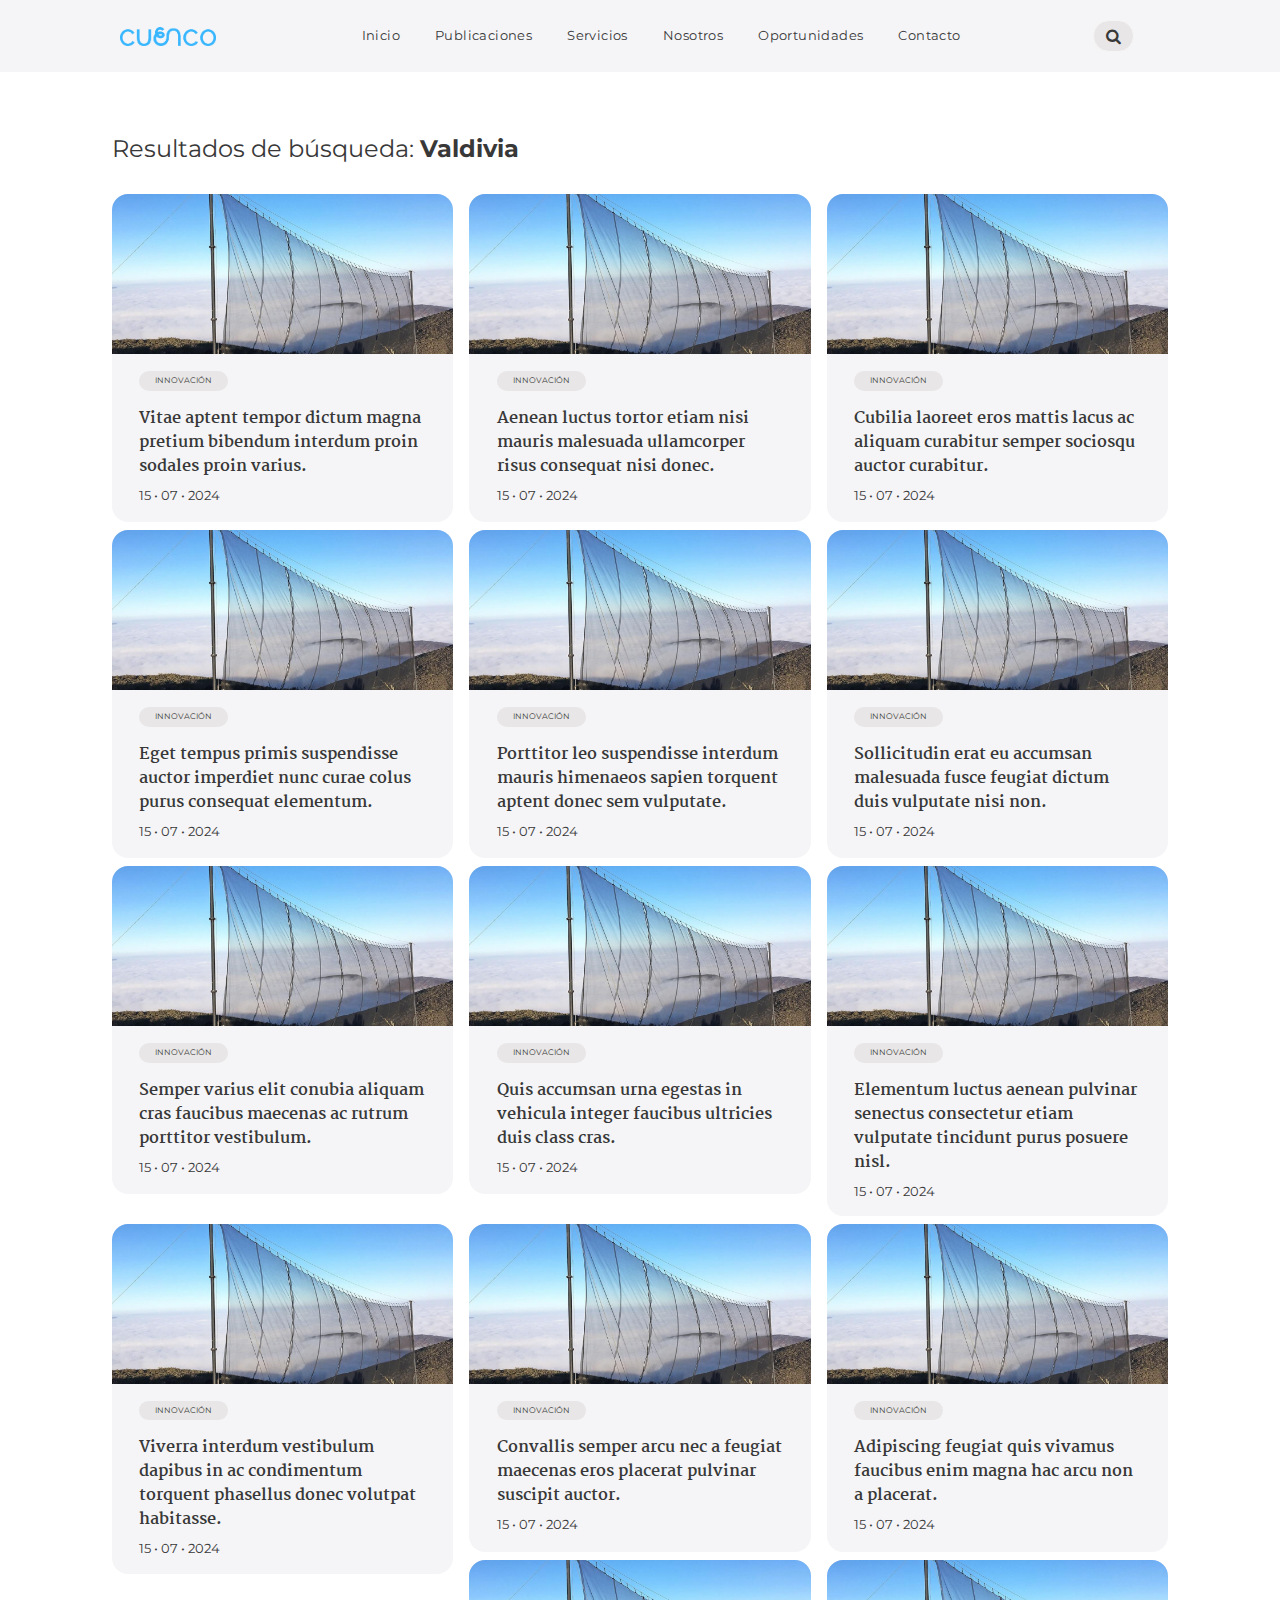
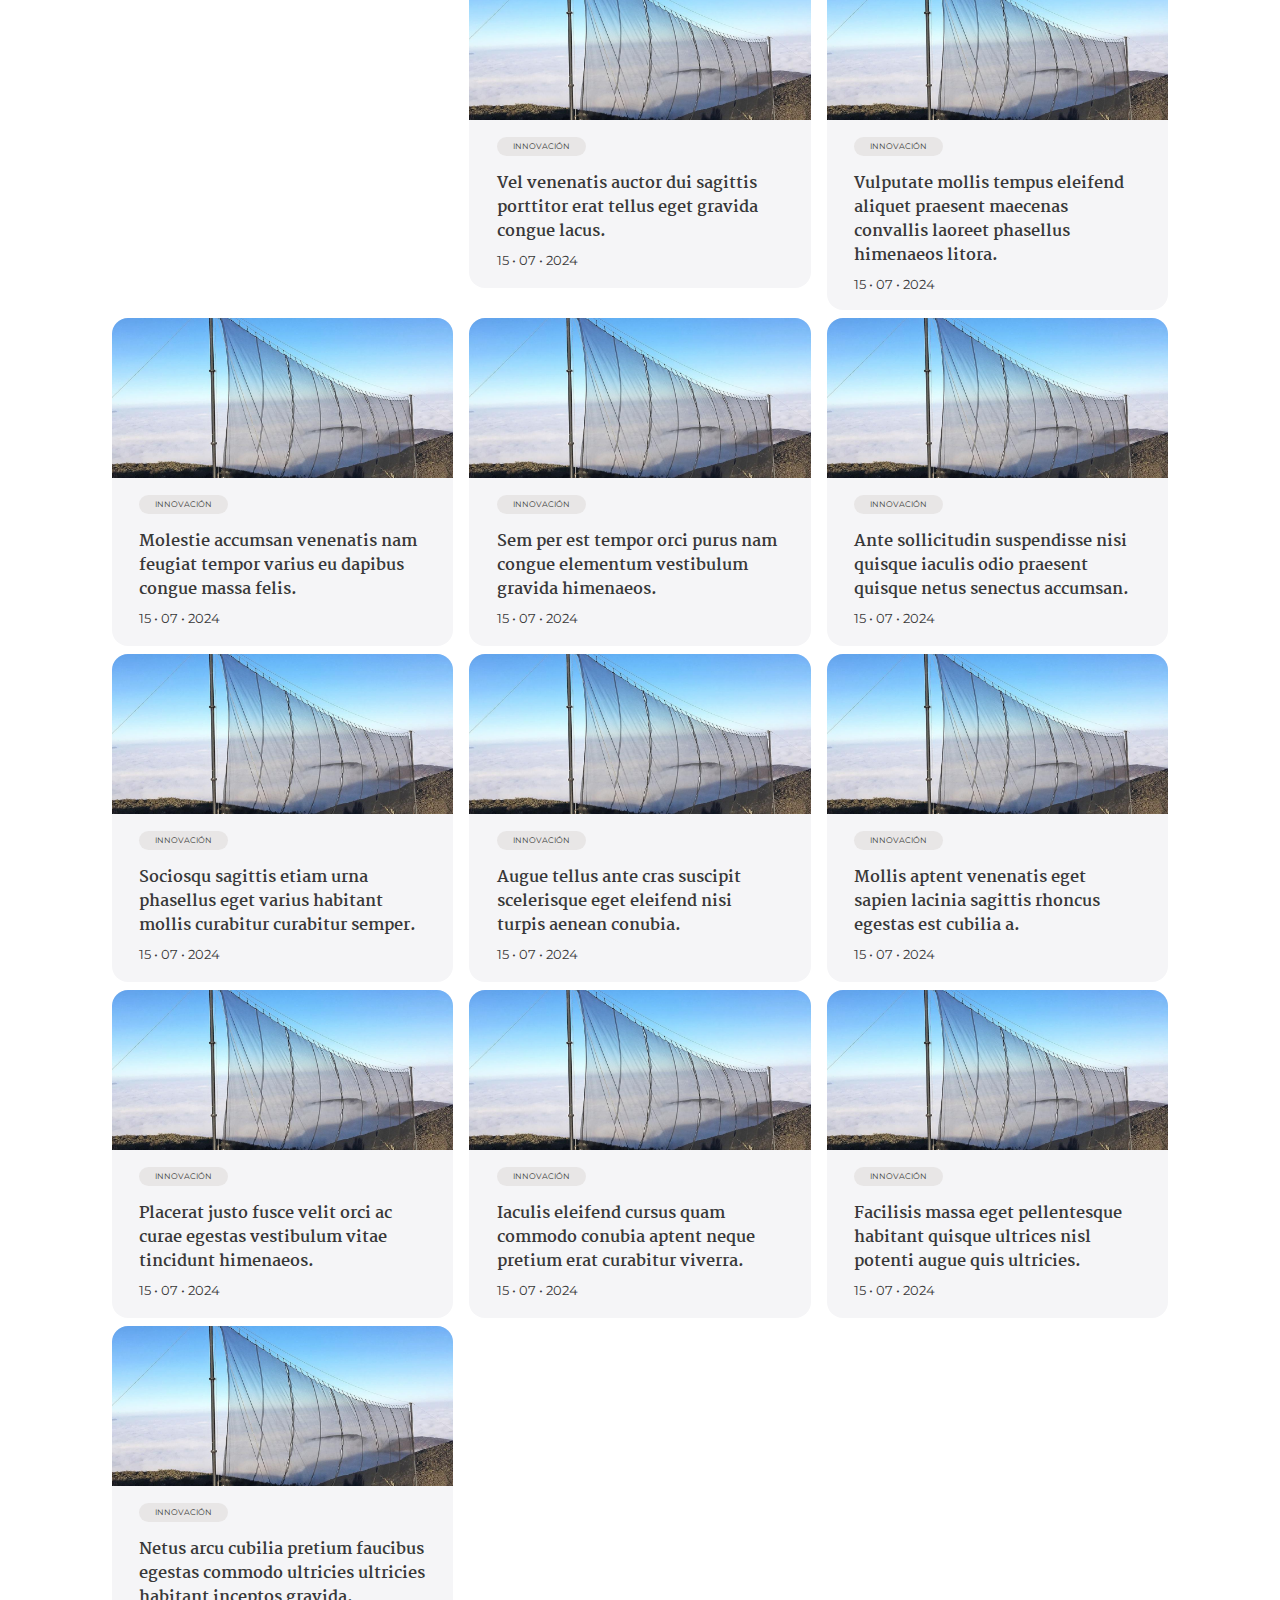
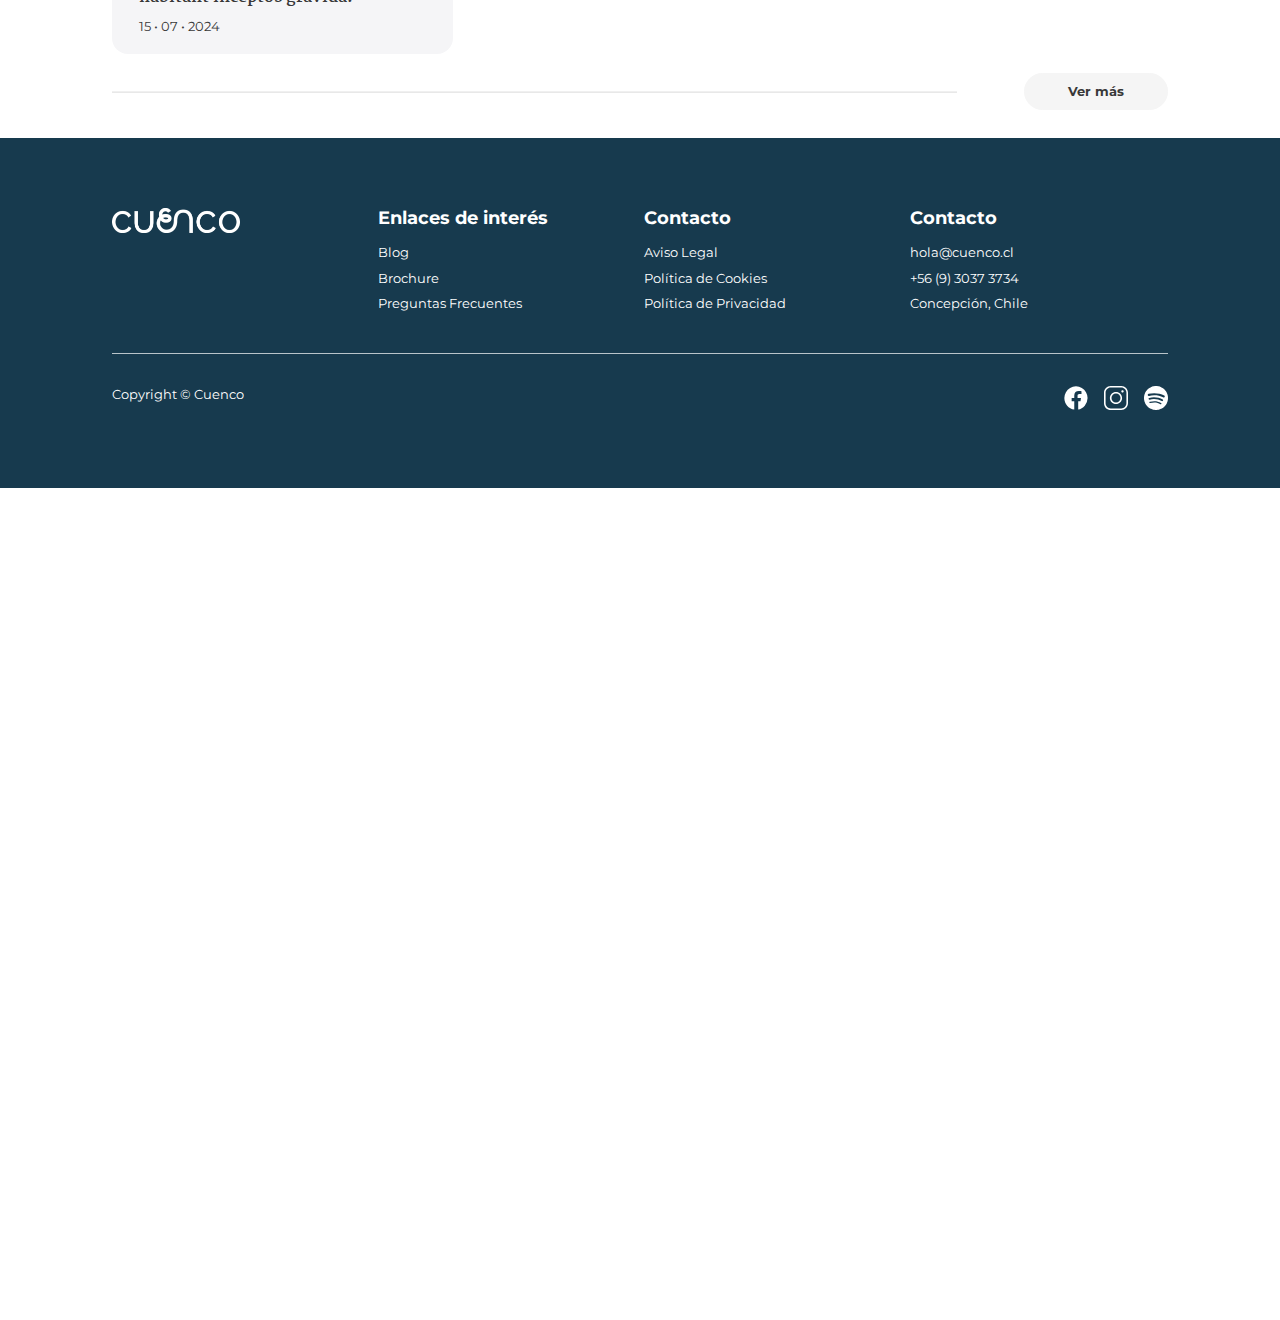
<file: results.html>
<!DOCTYPE html>
<html lang="es">
  <head>
    <title>Cuenco</title>
    <meta charset="UTF-8">
    <link href="img/favicon.png" rel="shortcut icon">
    <meta name="viewport" content="width=device-width, initial-scale=1, maximum-scale=1">
    <link href="css/main.css?v=1389" rel="stylesheet" type="text/css">
    <script src="js/main.js?v=1389" type="text/javascript"></script>
    <!-- Meta tags facebook-->
    <meta property="og:title" content="#">
    <meta property="og:description" content="#">
    <meta property="og:image" content="#">
    <!-- Meta tags twitter cards-->
    <meta name="twitter:card" content="summary_large_image">
    <meta name="twitter:title" content="#">
    <meta name="twitter:description" content="#">
    <meta name="twitter:image" content="#"><link rel="preconnect" href="https://fonts.googleapis.com">
    <link rel="preconnect" href="https://fonts.gstatic.com" crossorigin>
    <link href="https://fonts.googleapis.com/css2?family=Martel+Sans:wght@200;300;400;600;700;800;900&family=Martel:wght@200;300;400;600;700;800;900&display=swap" rel="stylesheet">
    <link href="https://fonts.googleapis.com/css2?family=Montserrat:ital,wght@0,100..900;1,100..900&display=swap" rel="stylesheet">
    <link rel="stylesheet" href="https://fonts.googleapis.com/css2?family=Material+Symbols+Rounded:opsz,wght,FILL,GRAD@48,400,0,0">
  </head>
  <body>
    <header>
      <div class="header__primary">
        <div class="header__wrap">
          <div class="header__search">
            <form action="search.html" method="get"><span class="fa fa-search"></span>
              <input type="text" name="s" placeholder="Ingresa tu búsqueda">
            </form>
          </div>
          <div class="header__inner">
            <div class="header__logo"><a href="index.html"><img src="img/icons/logo-cuenco.png"></a></div>
            <div class="header__nav">
              <div class="header__nav__bg"></div>
              <div class="header__nav__nav">
                <div class="header__nav__close">
                  <div></div>
                  <div></div>
                </div>
                <div class="header__nav__back">
                  <div></div>
                  <div></div>
                  <div></div>
                </div>
                <div class="header__menu">
                  <nav>
                    <ul>
                      <li><a href="index.html">Inicio</a></li>
                      <li><a href="publicaciones.html">Publicaciones</a></li>
                      <li><a href="services.html">Servicios</a></li>
                      <li><a href="aboutus.html">Nosotros</a></li>
                      <li><a href="oportunidades.html">Oportunidades</a></li>
                      <li><a href="contact.html">Contacto</a></li>
                    </ul>
                  </nav>
                </div>
              </div>
            </div>
            <div class="header__right">
              <div class="header__buttons"> 
                <div class="header__button"> <a class="btn btn--min btn--search"><span class="fa fa-search"></span></a></div>
              </div>
              <div class="header__item header__item--ham">
                <div class="header__ham"><span></span><span></span><span></span></div>
              </div>
            </div>
            <div class="header__nav__mobile">
              <div class="header__nav__opacity"> </div>
              <div class="header__nav__nav"> 
                <div class="header__nav__nav__header"> 
                  <div class="header__nav__isotipo"> <img src="img/icons/logo-cuenco.png"></div>
                  <div class="header__nav__close">
                    <div></div>
                    <div></div>
                  </div>
                  <div class="header__nav__back">
                    <div></div>
                    <div></div>
                    <div></div>
                  </div>
                </div>
                <div class="header__nav__nav__body">
                  <div class="header__nav__nav__menu"> 
                    <ul>
                      <li><a href="index.html">Inicio</a></li>
                      <li><a href="publicaciones.html">Publicaciones</a></li>
                      <li><a href="services.html">Servicios</a></li>
                      <li><a href="aboutus.html">Nosotros</a></li>
                      <li><a href="oportunidades.html">Oportunidades</a></li>
                      <li><a href="contact.html">Contacto</a></li>
                    </ul>
                  </div>
                </div>
              </div>
            </div>
          </div>
        </div>
      </div>
    </header>
    <div id="sections">
      <section class="section--news section--header--top">
        <div class="section__wrap">
          <div class="section__header">
            <h3 class="section__title">Resultados de búsqueda: <strong>Valdivia</strong></h3>
          </div>
          <div class="section__body"> 
            <div class="section__news"> 
              <div class="cols cols-gutter-2"> 
                <div class="col-md-4"> 
                  <article class="article--new">
                    <div class="article__bg"> 
                      <div class="bg"> <img src="img/uploads/11.jpeg"></div>
                    </div>
                    <div class="article__body"> <span class="article__category">Innovación</span>
                      <h4 class="article__title"><a href="single-new.html">Vitae aptent tempor dictum magna pretium bibendum interdum proin sodales proin varius.</a></h4><span class="article__date">15 • 07 • 2024</span>
                    </div>
                  </article>
                </div>
                <div class="col-md-4"> 
                  <article class="article--new">
                    <div class="article__bg"> 
                      <div class="bg"> <img src="img/uploads/11.jpeg"></div>
                    </div>
                    <div class="article__body"> <span class="article__category">Innovación</span>
                      <h4 class="article__title"><a href="single-new.html">Aenean luctus tortor etiam nisi mauris malesuada ullamcorper risus consequat nisi donec.</a></h4><span class="article__date">15 • 07 • 2024</span>
                    </div>
                  </article>
                </div>
                <div class="col-md-4"> 
                  <article class="article--new">
                    <div class="article__bg"> 
                      <div class="bg"> <img src="img/uploads/11.jpeg"></div>
                    </div>
                    <div class="article__body"> <span class="article__category">Innovación</span>
                      <h4 class="article__title"><a href="single-new.html">Cubilia laoreet eros mattis lacus ac aliquam curabitur semper sociosqu auctor curabitur.</a></h4><span class="article__date">15 • 07 • 2024</span>
                    </div>
                  </article>
                </div>
                <div class="col-md-4"> 
                  <article class="article--new">
                    <div class="article__bg"> 
                      <div class="bg"> <img src="img/uploads/11.jpeg"></div>
                    </div>
                    <div class="article__body"> <span class="article__category">Innovación</span>
                      <h4 class="article__title"><a href="single-new.html">Eget tempus primis suspendisse auctor imperdiet nunc curae colus purus consequat elementum.</a></h4><span class="article__date">15 • 07 • 2024</span>
                    </div>
                  </article>
                </div>
                <div class="col-md-4"> 
                  <article class="article--new">
                    <div class="article__bg"> 
                      <div class="bg"> <img src="img/uploads/11.jpeg"></div>
                    </div>
                    <div class="article__body"> <span class="article__category">Innovación</span>
                      <h4 class="article__title"><a href="single-new.html">Porttitor leo suspendisse interdum mauris himenaeos sapien torquent aptent donec sem vulputate.</a></h4><span class="article__date">15 • 07 • 2024</span>
                    </div>
                  </article>
                </div>
                <div class="col-md-4"> 
                  <article class="article--new">
                    <div class="article__bg"> 
                      <div class="bg"> <img src="img/uploads/11.jpeg"></div>
                    </div>
                    <div class="article__body"> <span class="article__category">Innovación</span>
                      <h4 class="article__title"><a href="single-new.html">Sollicitudin erat eu accumsan malesuada fusce feugiat dictum duis vulputate nisi non.</a></h4><span class="article__date">15 • 07 • 2024</span>
                    </div>
                  </article>
                </div>
                <div class="col-md-4"> 
                  <article class="article--new">
                    <div class="article__bg"> 
                      <div class="bg"> <img src="img/uploads/11.jpeg"></div>
                    </div>
                    <div class="article__body"> <span class="article__category">Innovación</span>
                      <h4 class="article__title"><a href="single-new.html">Semper varius elit conubia aliquam cras faucibus maecenas ac rutrum porttitor vestibulum.</a></h4><span class="article__date">15 • 07 • 2024</span>
                    </div>
                  </article>
                </div>
                <div class="col-md-4"> 
                  <article class="article--new">
                    <div class="article__bg"> 
                      <div class="bg"> <img src="img/uploads/11.jpeg"></div>
                    </div>
                    <div class="article__body"> <span class="article__category">Innovación</span>
                      <h4 class="article__title"><a href="single-new.html">Quis accumsan urna egestas in vehicula integer faucibus ultricies duis class cras.</a></h4><span class="article__date">15 • 07 • 2024</span>
                    </div>
                  </article>
                </div>
                <div class="col-md-4"> 
                  <article class="article--new">
                    <div class="article__bg"> 
                      <div class="bg"> <img src="img/uploads/11.jpeg"></div>
                    </div>
                    <div class="article__body"> <span class="article__category">Innovación</span>
                      <h4 class="article__title"><a href="single-new.html">Elementum luctus aenean pulvinar senectus consectetur etiam vulputate tincidunt purus posuere nisl.</a></h4><span class="article__date">15 • 07 • 2024</span>
                    </div>
                  </article>
                </div>
                <div class="col-md-4"> 
                  <article class="article--new">
                    <div class="article__bg"> 
                      <div class="bg"> <img src="img/uploads/11.jpeg"></div>
                    </div>
                    <div class="article__body"> <span class="article__category">Innovación</span>
                      <h4 class="article__title"><a href="single-new.html">Viverra interdum vestibulum dapibus in ac condimentum torquent phasellus donec volutpat habitasse.</a></h4><span class="article__date">15 • 07 • 2024</span>
                    </div>
                  </article>
                </div>
                <div class="col-md-4"> 
                  <article class="article--new">
                    <div class="article__bg"> 
                      <div class="bg"> <img src="img/uploads/11.jpeg"></div>
                    </div>
                    <div class="article__body"> <span class="article__category">Innovación</span>
                      <h4 class="article__title"><a href="single-new.html">Convallis semper arcu nec a feugiat maecenas eros placerat pulvinar suscipit auctor.</a></h4><span class="article__date">15 • 07 • 2024</span>
                    </div>
                  </article>
                </div>
                <div class="col-md-4"> 
                  <article class="article--new">
                    <div class="article__bg"> 
                      <div class="bg"> <img src="img/uploads/11.jpeg"></div>
                    </div>
                    <div class="article__body"> <span class="article__category">Innovación</span>
                      <h4 class="article__title"><a href="single-new.html">Adipiscing feugiat quis vivamus faucibus enim magna hac arcu non a placerat.</a></h4><span class="article__date">15 • 07 • 2024</span>
                    </div>
                  </article>
                </div>
                <div class="col-md-4"> 
                  <article class="article--new">
                    <div class="article__bg"> 
                      <div class="bg"> <img src="img/uploads/11.jpeg"></div>
                    </div>
                    <div class="article__body"> <span class="article__category">Innovación</span>
                      <h4 class="article__title"><a href="single-new.html">Vel venenatis auctor dui sagittis porttitor erat tellus eget gravida congue lacus.</a></h4><span class="article__date">15 • 07 • 2024</span>
                    </div>
                  </article>
                </div>
                <div class="col-md-4"> 
                  <article class="article--new">
                    <div class="article__bg"> 
                      <div class="bg"> <img src="img/uploads/11.jpeg"></div>
                    </div>
                    <div class="article__body"> <span class="article__category">Innovación</span>
                      <h4 class="article__title"><a href="single-new.html">Vulputate mollis tempus eleifend aliquet praesent maecenas convallis laoreet phasellus himenaeos litora.</a></h4><span class="article__date">15 • 07 • 2024</span>
                    </div>
                  </article>
                </div>
                <div class="col-md-4"> 
                  <article class="article--new">
                    <div class="article__bg"> 
                      <div class="bg"> <img src="img/uploads/11.jpeg"></div>
                    </div>
                    <div class="article__body"> <span class="article__category">Innovación</span>
                      <h4 class="article__title"><a href="single-new.html">Molestie accumsan venenatis nam feugiat tempor varius eu dapibus congue massa felis.</a></h4><span class="article__date">15 • 07 • 2024</span>
                    </div>
                  </article>
                </div>
                <div class="col-md-4"> 
                  <article class="article--new">
                    <div class="article__bg"> 
                      <div class="bg"> <img src="img/uploads/11.jpeg"></div>
                    </div>
                    <div class="article__body"> <span class="article__category">Innovación</span>
                      <h4 class="article__title"><a href="single-new.html">Sem per est tempor orci purus nam congue elementum vestibulum gravida himenaeos.</a></h4><span class="article__date">15 • 07 • 2024</span>
                    </div>
                  </article>
                </div>
                <div class="col-md-4"> 
                  <article class="article--new">
                    <div class="article__bg"> 
                      <div class="bg"> <img src="img/uploads/11.jpeg"></div>
                    </div>
                    <div class="article__body"> <span class="article__category">Innovación</span>
                      <h4 class="article__title"><a href="single-new.html">Ante sollicitudin suspendisse nisi quisque iaculis odio praesent quisque netus senectus accumsan.</a></h4><span class="article__date">15 • 07 • 2024</span>
                    </div>
                  </article>
                </div>
                <div class="col-md-4"> 
                  <article class="article--new">
                    <div class="article__bg"> 
                      <div class="bg"> <img src="img/uploads/11.jpeg"></div>
                    </div>
                    <div class="article__body"> <span class="article__category">Innovación</span>
                      <h4 class="article__title"><a href="single-new.html">Sociosqu sagittis etiam urna phasellus eget varius habitant mollis curabitur curabitur semper.</a></h4><span class="article__date">15 • 07 • 2024</span>
                    </div>
                  </article>
                </div>
                <div class="col-md-4"> 
                  <article class="article--new">
                    <div class="article__bg"> 
                      <div class="bg"> <img src="img/uploads/11.jpeg"></div>
                    </div>
                    <div class="article__body"> <span class="article__category">Innovación</span>
                      <h4 class="article__title"><a href="single-new.html">Augue tellus ante cras suscipit scelerisque eget eleifend nisi turpis aenean conubia.</a></h4><span class="article__date">15 • 07 • 2024</span>
                    </div>
                  </article>
                </div>
                <div class="col-md-4"> 
                  <article class="article--new">
                    <div class="article__bg"> 
                      <div class="bg"> <img src="img/uploads/11.jpeg"></div>
                    </div>
                    <div class="article__body"> <span class="article__category">Innovación</span>
                      <h4 class="article__title"><a href="single-new.html">Mollis aptent venenatis eget sapien lacinia sagittis rhoncus egestas est cubilia a.</a></h4><span class="article__date">15 • 07 • 2024</span>
                    </div>
                  </article>
                </div>
                <div class="col-md-4"> 
                  <article class="article--new">
                    <div class="article__bg"> 
                      <div class="bg"> <img src="img/uploads/11.jpeg"></div>
                    </div>
                    <div class="article__body"> <span class="article__category">Innovación</span>
                      <h4 class="article__title"><a href="single-new.html">Placerat justo fusce velit orci ac curae egestas vestibulum vitae tincidunt himenaeos.</a></h4><span class="article__date">15 • 07 • 2024</span>
                    </div>
                  </article>
                </div>
                <div class="col-md-4"> 
                  <article class="article--new">
                    <div class="article__bg"> 
                      <div class="bg"> <img src="img/uploads/11.jpeg"></div>
                    </div>
                    <div class="article__body"> <span class="article__category">Innovación</span>
                      <h4 class="article__title"><a href="single-new.html">Iaculis eleifend cursus quam commodo conubia aptent neque pretium erat curabitur viverra.</a></h4><span class="article__date">15 • 07 • 2024</span>
                    </div>
                  </article>
                </div>
                <div class="col-md-4"> 
                  <article class="article--new">
                    <div class="article__bg"> 
                      <div class="bg"> <img src="img/uploads/11.jpeg"></div>
                    </div>
                    <div class="article__body"> <span class="article__category">Innovación</span>
                      <h4 class="article__title"><a href="single-new.html">Facilisis massa eget pellentesque habitant quisque ultrices nisl potenti augue quis ultricies.</a></h4><span class="article__date">15 • 07 • 2024</span>
                    </div>
                  </article>
                </div>
                <div class="col-md-4"> 
                  <article class="article--new">
                    <div class="article__bg"> 
                      <div class="bg"> <img src="img/uploads/11.jpeg"></div>
                    </div>
                    <div class="article__body"> <span class="article__category">Innovación</span>
                      <h4 class="article__title"><a href="single-new.html">Netus arcu cubilia pretium faucibus egestas commodo ultricies ultricies habitant inceptos gravida.</a></h4><span class="article__date">15 • 07 • 2024</span>
                    </div>
                  </article>
                </div>
              </div>
            </div>
          </div>
          <div class="section__footer"> 
            <div class="section__button"> <a href="" class="btn">Ver más</a></div>
          </div>
        </div>
      </section>
      <div class="modal modal--newsletter">
        <div class="modal__back"></div>
        <div class="modal__front">
          <div class="modal__box">
            <div class="modal__close"><span class="fa fa-close"></span></div>
            <div class="modal__content"> 
              <div class="cols">
                <div class="modal__flex">
                  <div class="col-md-7">
                    <div class="modal__newsletter"> 
                      <h4 class="modal__title">Suscríbete gratis al <span>newsletter</span> y recibe <strong>increíbles oportunidades</strong></h4>
                    </div>
                  </div>
                  <div class="col-md-5">
                    <div class="modal__features"> 
                      <div class="modal__feature"> 
                        <div class="modal__icon"> <img src="img/icons/icon-check-footer.svg"></div>
                        <p>Oportunidades de financiamiento</p>
                      </div>
                      <div class="modal__feature"> 
                        <div class="modal__icon"> <img src="img/icons/icon-check-footer.svg"></div>
                        <p>Explicativos</p>
                      </div>
                      <div class="modal__feature"> 
                        <div class="modal__icon"> <img src="img/icons/icon-check-footer.svg"></div>
                        <p>Resumen semanal</p>
                      </div>
                    </div>
                  </div>
                </div>
                <div class="col-xs-12">
                  <div class="modal__form">
                    <form class="form">
                      <div class="form__element"> 
                        <div class="form__input"> 
                          <input type="text" placeholder="Ingrese su correo electrónico...">
                          <div class="form__button"> 
                            <button>Suscribírme</button>
                          </div>
                        </div>
                      </div>
                    </form>
                  </div>
                </div>
              </div>
            </div>
          </div>
        </div>
      </div>
    </div>
    <footer>
      <div class="footer__wrap">		
        <div class="footer__body">
          <div class="cols">
            <div class="col-md-3">
              <div class="footer__logo"> <img src="img/icons/logo-cuenco-white.png"></div>
            </div>
            <div class="col-md-3">
              <div class="footer__info">
                <h4 class="footer__title">Enlaces de interés</h4><a href="#">Blog</a>
                <p>Brochure</p>
                <p>Preguntas Frecuentes</p>
              </div>
            </div>
            <div class="col-md-3">
              <div class="footer__info">
                <h4 class="footer__title">Contacto</h4><a href="#">Aviso Legal</a><a href="#">Política de Cookies</a><a href="#">Política de Privacidad</a>
              </div>
            </div>
            <div class="col-md-3">
              <div class="footer__info">
                <h4 class="footer__title">Contacto</h4><a href="#">hola@cuenco.cl</a><a href="#">+56 (9) 3037 3734</a><a href="#">Concepción, Chile</a>
              </div>
            </div>
          </div>
        </div>
        <div class="footer__footer">
          <div class="cols">
            <div class="col-md-6">
              <div class="footer__copyright">
                <p>Copyright © Cuenco </p>
              </div>
            </div>
            <div class="col-md-6">
              <div class="footer__socials"> 
                <div class="footer__social"> <a href="#"><img src="img/icons/icon-facebook-white.svg"></a></div>
                <div class="footer__social"> <a href="#"><img src="img/icons/icon-instagram-white.svg"></a></div>
                <div class="footer__social"> <a href="#"><img src="img/icons/icon-spotify-white.svg"></a></div>
              </div>
            </div>
          </div>
        </div>
      </div>
    </footer>
  </body>
</html>
</file>
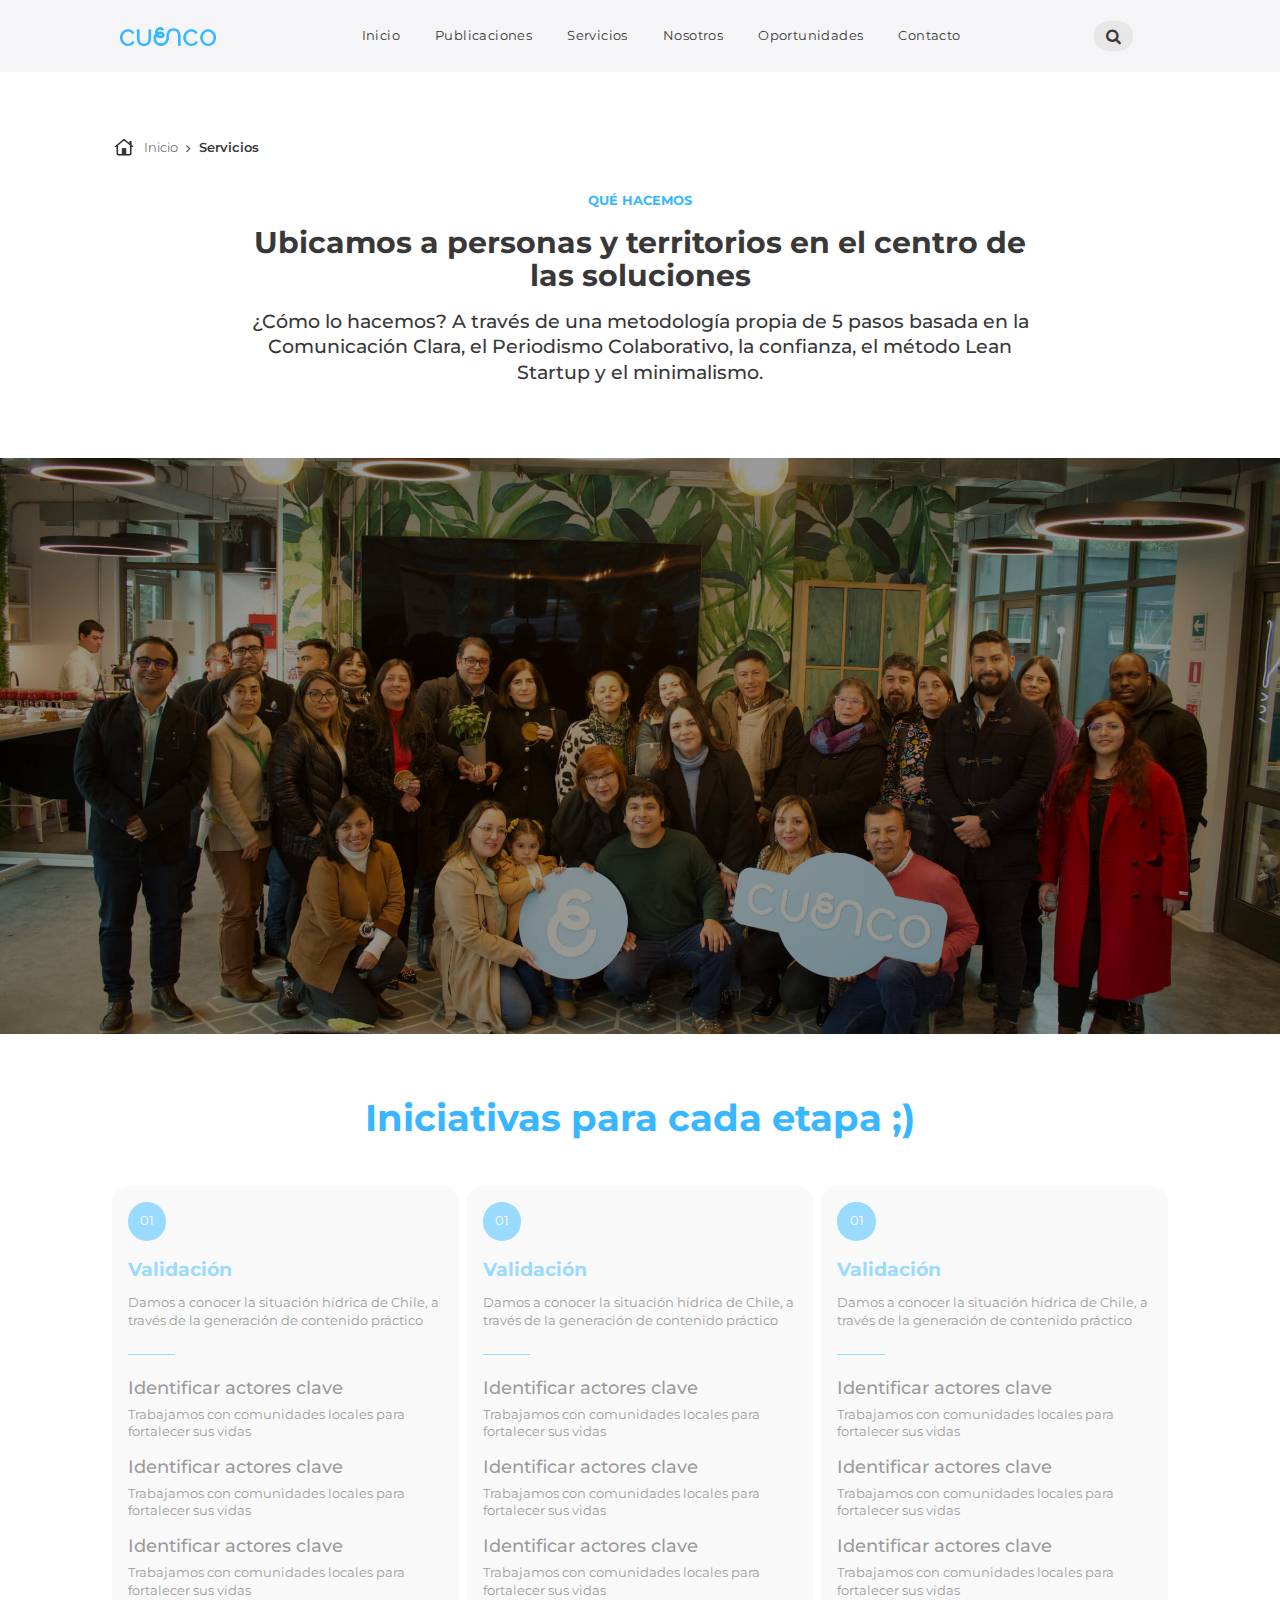
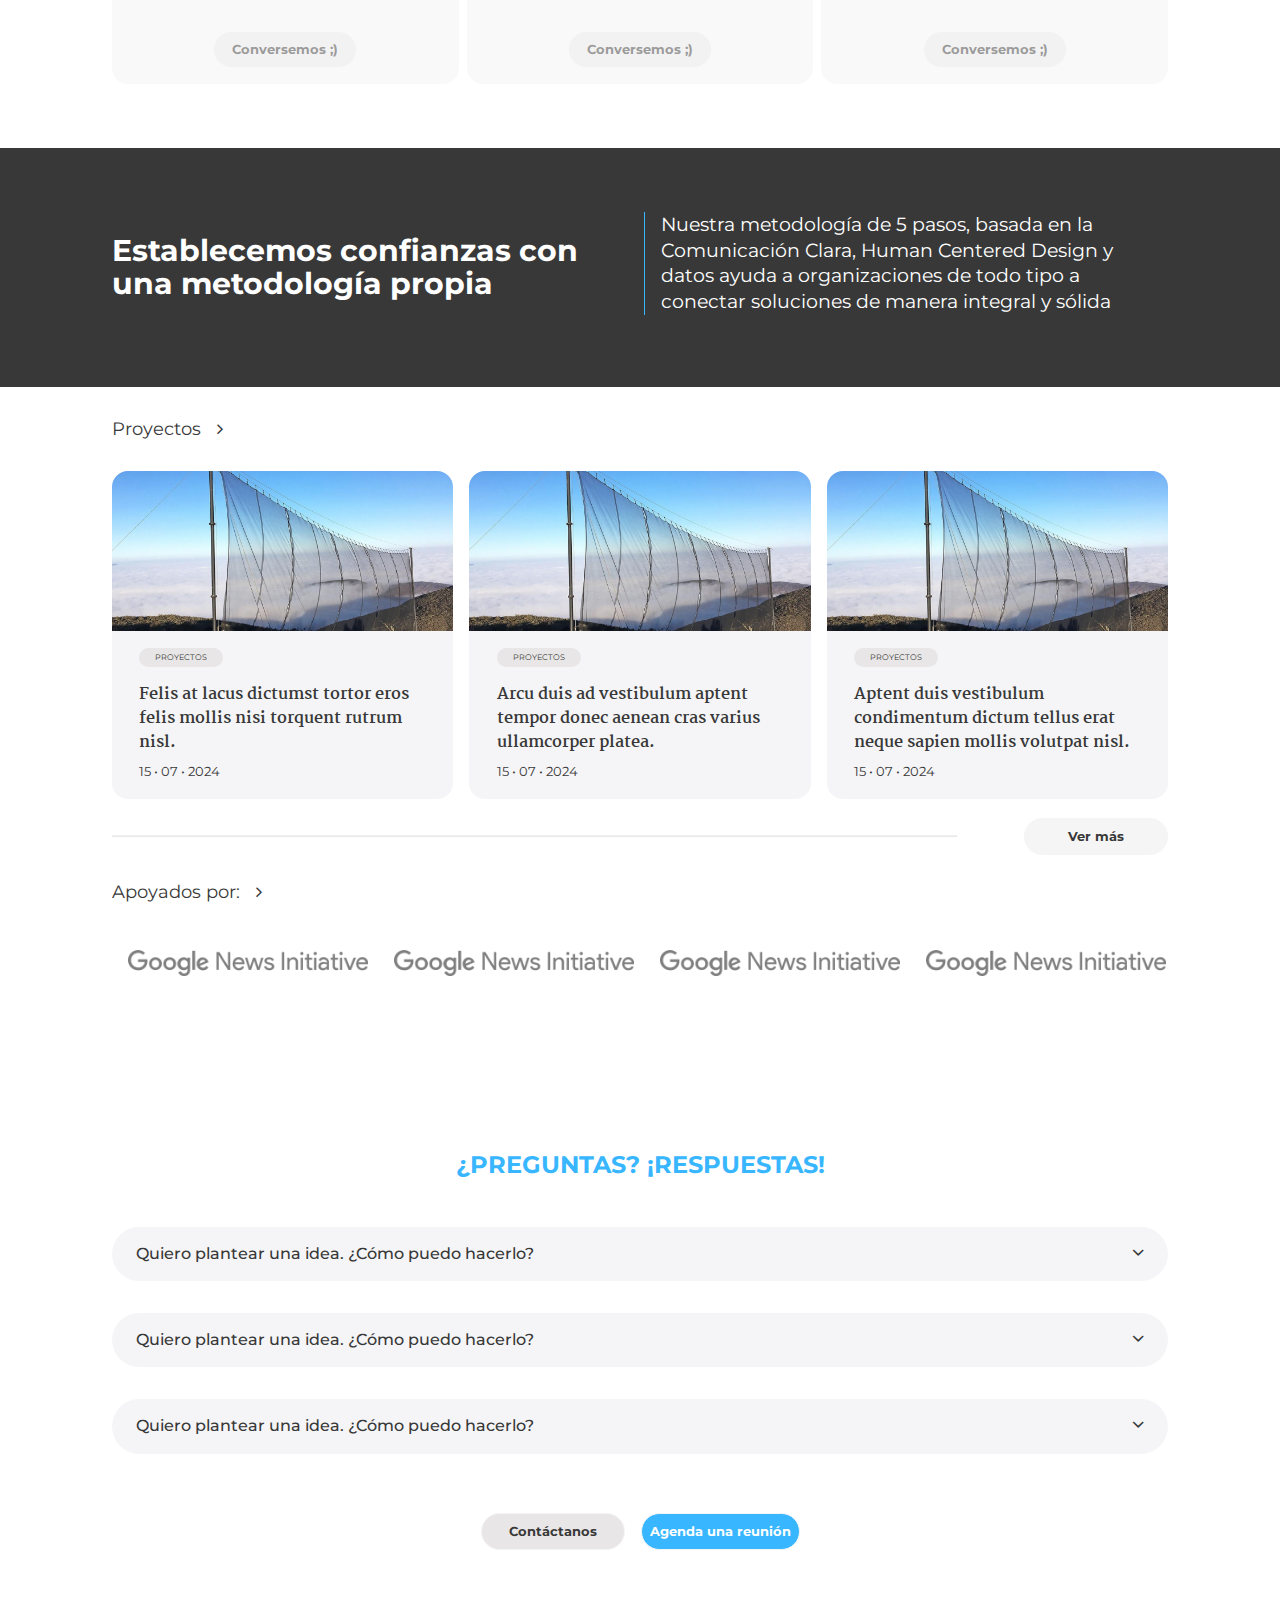
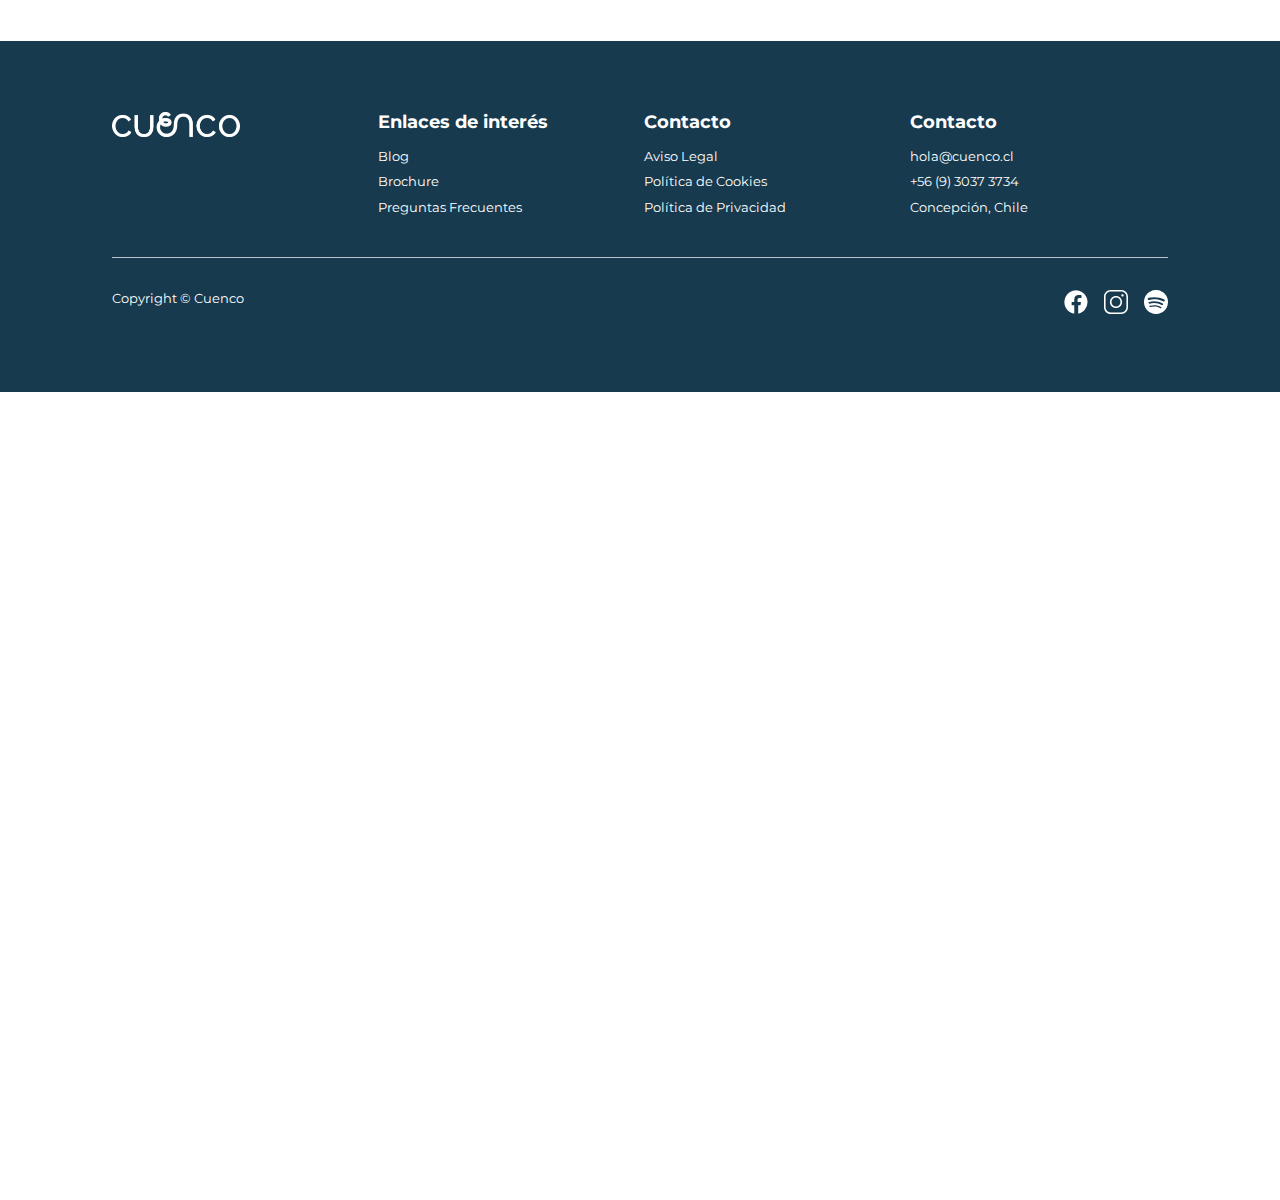
<file: services.html>
<!DOCTYPE html>
<html lang="es">
  <head>
    <title>Cuenco</title>
    <meta charset="UTF-8">
    <link href="img/favicon.png" rel="shortcut icon">
    <meta name="viewport" content="width=device-width, initial-scale=1, maximum-scale=1">
    <link href="css/main.css?v=92708" rel="stylesheet" type="text/css">
    <script src="js/main.js?v=92708" type="text/javascript"></script>
    <!-- Meta tags facebook-->
    <meta property="og:title" content="#">
    <meta property="og:description" content="#">
    <meta property="og:image" content="#">
    <!-- Meta tags twitter cards-->
    <meta name="twitter:card" content="summary_large_image">
    <meta name="twitter:title" content="#">
    <meta name="twitter:description" content="#">
    <meta name="twitter:image" content="#"><link rel="preconnect" href="https://fonts.googleapis.com">
    <link rel="preconnect" href="https://fonts.gstatic.com" crossorigin>
    <link href="https://fonts.googleapis.com/css2?family=Martel+Sans:wght@200;300;400;600;700;800;900&family=Martel:wght@200;300;400;600;700;800;900&display=swap" rel="stylesheet">
    <link href="https://fonts.googleapis.com/css2?family=Montserrat:ital,wght@0,100..900;1,100..900&display=swap" rel="stylesheet">
    <link rel="stylesheet" href="https://fonts.googleapis.com/css2?family=Material+Symbols+Rounded:opsz,wght,FILL,GRAD@48,400,0,0">
  </head>
  <body>
    <header>
      <div class="header__primary">
        <div class="header__wrap">
          <div class="header__search">
            <form action="search.html" method="get"><span class="fa fa-search"></span>
              <input type="text" name="s" placeholder="Ingresa tu búsqueda">
            </form>
          </div>
          <div class="header__inner">
            <div class="header__logo"><a href="index.html"><img src="img/icons/logo-cuenco.png"></a></div>
            <div class="header__nav">
              <div class="header__nav__bg"></div>
              <div class="header__nav__nav">
                <div class="header__nav__close">
                  <div></div>
                  <div></div>
                </div>
                <div class="header__nav__back">
                  <div></div>
                  <div></div>
                  <div></div>
                </div>
                <div class="header__menu">
                  <nav>
                    <ul>
                      <li><a href="index.html">Inicio</a></li>
                      <li><a href="publicaciones.html">Publicaciones</a></li>
                      <li><a href="services.html">Servicios</a></li>
                      <li><a href="aboutus.html">Nosotros</a></li>
                      <li><a href="oportunidades.html">Oportunidades</a></li>
                      <li><a href="contact.html">Contacto</a></li>
                    </ul>
                  </nav>
                </div>
              </div>
            </div>
            <div class="header__right">
              <div class="header__buttons"> 
                <div class="header__button"> <a class="btn btn--min btn--search"><span class="fa fa-search"></span></a></div>
              </div>
              <div class="header__item header__item--ham">
                <div class="header__ham"><span></span><span></span><span></span></div>
              </div>
            </div>
            <div class="header__nav__mobile">
              <div class="header__nav__opacity"> </div>
              <div class="header__nav__nav"> 
                <div class="header__nav__nav__header"> 
                  <div class="header__nav__isotipo"> <img src="img/icons/logo-cuenco.png"></div>
                  <div class="header__nav__close">
                    <div></div>
                    <div></div>
                  </div>
                  <div class="header__nav__back">
                    <div></div>
                    <div></div>
                    <div></div>
                  </div>
                </div>
                <div class="header__nav__nav__body">
                  <div class="header__nav__nav__menu"> 
                    <ul>
                      <li><a href="index.html">Inicio</a></li>
                      <li><a href="publicaciones.html">Publicaciones</a></li>
                      <li><a href="services.html">Servicios</a></li>
                      <li><a href="aboutus.html">Nosotros</a></li>
                      <li><a href="oportunidades.html">Oportunidades</a></li>
                      <li><a href="contact.html">Contacto</a></li>
                    </ul>
                  </div>
                </div>
              </div>
            </div>
          </div>
        </div>
      </div>
    </header>
    <div id="sections">
      <section class="section--header">
        <div class="section__wrap">
          <div class="section__breadcrumb">
            <div class="section__icon"><img src="img/icons/icon-home.png"></div><a href="index-new.html">Inicio<span class="fa fa-angle-right"></span></a><a href="services.html" class="current">Servicios</a>
          </div>
          <div class="section__header"><span class="section__subtitle">Qué hacemos</span>
            <h1 class="h2 section__title">Ubicamos a personas y territorios en el centro de las soluciones</h1>
            <p>¿Cómo lo hacemos? A través de una metodología propia de 5 pasos basada en la Comunicación Clara, el Periodismo Colaborativo, la confianza, el método Lean Startup y el minimalismo.</p>
          </div>
        </div>
        <div class="section__bg">
          <div class="bg"><img src="img/uploads/image-banner-services.jpeg"></div>
        </div>
      </section>
      <section class="section--services--main">
        <div class="section__wrap">
          <div class="section__header"> 
            <h2 class="h1 section__title">Iniciativas para cada etapa ;)</h2>
          </div>
          <div class="section__body">
            <div class="cols">
              <div class="col-md-4">
                <article class="article--service">
                  <div class="article__body">
                    <div class="article__number"><span>01</span></div>
                    <h4 class="article__title">Validación</h4>
                    <p>Damos a conocer la situación hídrica de Chile, a través de la generación de contenido práctico</p>
                  </div>
                  <div class="article__footer">
                    <div class="article__detail">
                      <h4>Identificar actores clave</h4>
                      <p>Trabajamos con comunidades locales para fortalecer sus vidas</p>
                    </div>
                    <div class="article__detail">
                      <h4>Identificar actores clave</h4>
                      <p>Trabajamos con comunidades locales para fortalecer sus vidas</p>
                    </div>
                    <div class="article__detail">
                      <h4>Identificar actores clave</h4>
                      <p>Trabajamos con comunidades locales para fortalecer sus vidas</p>
                    </div>
                    <div class="article__button"><a href="#" class="btn btn--gray">Conversemos ;)</a></div>
                  </div>
                </article>
              </div>
              <div class="col-md-4">
                <article class="article--service">
                  <div class="article__body">
                    <div class="article__number"><span>01</span></div>
                    <h4 class="article__title">Validación</h4>
                    <p>Damos a conocer la situación hídrica de Chile, a través de la generación de contenido práctico</p>
                  </div>
                  <div class="article__footer">
                    <div class="article__detail">
                      <h4>Identificar actores clave</h4>
                      <p>Trabajamos con comunidades locales para fortalecer sus vidas</p>
                    </div>
                    <div class="article__detail">
                      <h4>Identificar actores clave</h4>
                      <p>Trabajamos con comunidades locales para fortalecer sus vidas</p>
                    </div>
                    <div class="article__detail">
                      <h4>Identificar actores clave</h4>
                      <p>Trabajamos con comunidades locales para fortalecer sus vidas</p>
                    </div>
                    <div class="article__button"><a href="#" class="btn btn--gray">Conversemos ;)</a></div>
                  </div>
                </article>
              </div>
              <div class="col-md-4">
                <article class="article--service">
                  <div class="article__body">
                    <div class="article__number"><span>01</span></div>
                    <h4 class="article__title">Validación</h4>
                    <p>Damos a conocer la situación hídrica de Chile, a través de la generación de contenido práctico</p>
                  </div>
                  <div class="article__footer">
                    <div class="article__detail">
                      <h4>Identificar actores clave</h4>
                      <p>Trabajamos con comunidades locales para fortalecer sus vidas</p>
                    </div>
                    <div class="article__detail">
                      <h4>Identificar actores clave</h4>
                      <p>Trabajamos con comunidades locales para fortalecer sus vidas</p>
                    </div>
                    <div class="article__detail">
                      <h4>Identificar actores clave</h4>
                      <p>Trabajamos con comunidades locales para fortalecer sus vidas</p>
                    </div>
                    <div class="article__button"><a href="#" class="btn btn--gray">Conversemos ;)</a></div>
                  </div>
                </article>
              </div>
            </div>
          </div>
        </div>
      </section>
      <section class="section--text">
        <div class="section__wrap">
          <div class="section__header"> 
            <div class="cols">
              <div class="section__flex">
                <div class="col-md-6">
                  <div class="section__content">
                    <h3 class="h2 section__title">Establecemos confianzas con una metodología propia </h3>
                  </div>
                </div>
                <div class="col-md-6">
                  <div class="section__text">
                    <p>Nuestra metodología de 5 pasos, basada en la Comunicación Clara, Human Centered Design y datos ayuda a organizaciones de todo tipo a conectar soluciones de manera integral y sólida</p>
                  </div>
                </div>
              </div>
            </div>
          </div>
        </div>
      </section>
      <section class="section--proyects">
        <div class="section__wrap section__wrap--sm">
          <div class="section__header"> 
            <h3 class="h4 section__title">Proyectos<span class="fa fa-angle-right"></span></h3>
          </div>
          <div class="section__body"> 
            <div class="section__columns">
              <div class="cols cols-gutter-2 cols-scroll">
                <div class="col-md-4">
                  <article class="article--new">
                    <div class="article__bg"> 
                      <div class="bg"> <img src="img/uploads/11.jpeg"></div>
                    </div>
                    <div class="article__body"> <span class="article__category">Proyectos</span>
                      <h4 class="article__title"><a href="single-new.html">Felis at lacus dictumst tortor eros felis mollis nisi torquent rutrum nisl.</a></h4><span class="article__date">15 • 07 • 2024</span>
                    </div>
                  </article>
                </div>
                <div class="col-md-4">
                  <article class="article--new">
                    <div class="article__bg"> 
                      <div class="bg"> <img src="img/uploads/11.jpeg"></div>
                    </div>
                    <div class="article__body"> <span class="article__category">Proyectos</span>
                      <h4 class="article__title"><a href="single-new.html">Arcu duis ad vestibulum aptent tempor donec aenean cras varius ullamcorper platea.</a></h4><span class="article__date">15 • 07 • 2024</span>
                    </div>
                  </article>
                </div>
                <div class="col-md-4">
                  <article class="article--new">
                    <div class="article__bg"> 
                      <div class="bg"> <img src="img/uploads/11.jpeg"></div>
                    </div>
                    <div class="article__body"> <span class="article__category">Proyectos</span>
                      <h4 class="article__title"><a href="single-new.html">Aptent duis vestibulum condimentum dictum tellus erat neque sapien mollis volutpat nisl.</a></h4><span class="article__date">15 • 07 • 2024</span>
                    </div>
                  </article>
                </div>
              </div>
            </div>
          </div>
          <div class="section__footer">
            <div class="section__button"><a href="#" class="btn">Ver más</a></div>
          </div>
        </div>
      </section>
      <section class="section--partners">
        <div class="section__wrap section__wrap--sm">
          <div class="section__header"> 
            <h3 class="h4 section__title">Apoyados por:<span class="fa fa-angle-right"></span></h3>
          </div>
          <div class="section__body">
            <div class="cols cols-scroll">
              <div class="col-md-3">
                <div class="section__logo"><img src="img/icons/logo-google.png"></div>
              </div>
              <div class="col-md-3">
                <div class="section__logo"><img src="img/icons/logo-google.png"></div>
              </div>
              <div class="col-md-3">
                <div class="section__logo"><img src="img/icons/logo-google.png"></div>
              </div>
              <div class="col-md-3">
                <div class="section__logo"><img src="img/icons/logo-google.png"></div>
              </div>
            </div>
          </div>
        </div>
      </section>
      <section class="section--faq">
        <div class="section__wrap">
          <div class="section__header">
            <h3 class="section__title">¿Preguntas? ¡Respuestas!</h3>
          </div>
          <div class="section__body">
            <div class="faq">
              <div class="faq__item">
                <h4 class="faq__question"><span class="fa fa-angle-down"></span>Quiero plantear una idea. ¿Cómo puedo hacerlo?</h4>
                <div class="faq__answer">
                  <div class="section__content">
                    <p>Sabemos lo importante que es proteger a tus seres queridos incluso despues de tu muerte, por eso te entregamos un monto de dinero más asistencia para cuidarlos y protegerlos aún en tu ausencia.</p>
                  </div>
                </div>
              </div>
              <div class="faq__item">
                <h4 class="faq__question"><span class="fa fa-angle-down"></span>Quiero plantear una idea. ¿Cómo puedo hacerlo?</h4>
                <div class="faq__answer">
                  <div class="section__content">
                    <p>Suspendisse in a nullam accumsan tempor malesuada luctus iaculis vivamus. Diam potenti posuere donec quam cras leo diam platea lectus viverra vivamus tortor sem rhoncus.
                    </p>
                    <p>Vulputate habitant curabitur morbi tempor urna vel tellus id a. Etiam neque velit bibendum quisque scelerisque at ornare tortor varius nullam fermentum pretium tincidunt commodo.
                    </p>
                  </div>
                </div>
              </div>
              <div class="faq__item">
                <h4 class="faq__question"><span class="fa fa-angle-down"></span>Quiero plantear una idea. ¿Cómo puedo hacerlo?</h4>
                <div class="faq__answer">
                  <div class="section__content">
                    <p>Himenaeos cursus ut posuere proin ultrices ac semper mollis nec. Nullam congue tellus mi ultricies congue rutrum blandit elit curae inceptos molestie ornare egestas fusce.
                    </p>
                    <p>Lacinia fusce tristique maecenas aliquet commodo tristique class aliquam tortor. Convallis odio facilisis blandit libero cubilia tincidunt habitasse enim imperdiet aenean class himenaeos primis curae.
                    </p>
                  </div>
                </div>
              </div>
            </div>
          </div>
          <div class="section__footer"> 
            <div class="section__buttons"><a href="#" class="btn btn--gray">Contáctanos	</a><a href="#" class="btn btn--primary">Agenda una reunión</a></div>
          </div>
        </div>
      </section>
      <div class="modal modal--newsletter">
        <div class="modal__back"></div>
        <div class="modal__front">
          <div class="modal__box">
            <div class="modal__close"><span class="fa fa-close"></span></div>
            <div class="modal__content"> 
              <div class="cols">
                <div class="modal__flex">
                  <div class="col-md-7">
                    <div class="modal__newsletter"> 
                      <h4 class="modal__title">Suscríbete gratis al <span>newsletter</span> y recibe <strong>increíbles oportunidades</strong></h4>
                    </div>
                  </div>
                  <div class="col-md-5">
                    <div class="modal__features"> 
                      <div class="modal__feature"> 
                        <div class="modal__icon"> <img src="img/icons/icon-check-footer.svg"></div>
                        <p>Oportunidades de financiamiento</p>
                      </div>
                      <div class="modal__feature"> 
                        <div class="modal__icon"> <img src="img/icons/icon-check-footer.svg"></div>
                        <p>Explicativos</p>
                      </div>
                      <div class="modal__feature"> 
                        <div class="modal__icon"> <img src="img/icons/icon-check-footer.svg"></div>
                        <p>Resumen semanal</p>
                      </div>
                    </div>
                  </div>
                </div>
                <div class="col-xs-12">
                  <div class="modal__form">
                    <form class="form">
                      <div class="form__element"> 
                        <div class="form__input"> 
                          <input type="text" placeholder="Ingrese su correo electrónico...">
                          <div class="form__button"> 
                            <button>Suscribírme</button>
                          </div>
                        </div>
                      </div>
                    </form>
                  </div>
                </div>
              </div>
            </div>
          </div>
        </div>
      </div>
    </div>
    <footer>
      <div class="footer__wrap">		
        <div class="footer__body">
          <div class="cols">
            <div class="col-md-3">
              <div class="footer__logo"> <img src="img/icons/logo-cuenco-white.png"></div>
            </div>
            <div class="col-md-3">
              <div class="footer__info">
                <h4 class="footer__title">Enlaces de interés</h4><a href="#">Blog</a>
                <p>Brochure</p>
                <p>Preguntas Frecuentes</p>
              </div>
            </div>
            <div class="col-md-3">
              <div class="footer__info">
                <h4 class="footer__title">Contacto</h4><a href="#">Aviso Legal</a><a href="#">Política de Cookies</a><a href="#">Política de Privacidad</a>
              </div>
            </div>
            <div class="col-md-3">
              <div class="footer__info">
                <h4 class="footer__title">Contacto</h4><a href="#">hola@cuenco.cl</a><a href="#">+56 (9) 3037 3734</a><a href="#">Concepción, Chile</a>
              </div>
            </div>
          </div>
        </div>
        <div class="footer__footer">
          <div class="cols">
            <div class="col-md-6">
              <div class="footer__copyright">
                <p>Copyright © Cuenco </p>
              </div>
            </div>
            <div class="col-md-6">
              <div class="footer__socials"> 
                <div class="footer__social"> <a href="#"><img src="img/icons/icon-facebook-white.svg"></a></div>
                <div class="footer__social"> <a href="#"><img src="img/icons/icon-instagram-white.svg"></a></div>
                <div class="footer__social"> <a href="#"><img src="img/icons/icon-spotify-white.svg"></a></div>
              </div>
            </div>
          </div>
        </div>
      </div>
    </footer>
  </body>
</html>
</file>
<file: css/main.css>
.clearfix:before,
.clearfix:after {
  content: " ";
  display: table;
}
.clearfix:after {
  clear: both;
}
.pull-right {
  float: right !important;
}
.pull-left {
  float: left !important;
}
.hide {
  display: none !important;
}
.show {
  display: block !important;
}
.invisible {
  visibility: hidden;
}
.hidden {
  display: none !important;
}
.affix {
  position: fixed;
}
* {
  margin: 0;
  padding: 0;
  border: 0;
  outline: 0;
  -moz-box-sizing: border-box;
       box-sizing: border-box;
}
html {
  min-height: 100%;
  position: relative;
}
body {
  -webkit-font-smoothing: antialiased;
  background: #fff;
  margin: 0;
  zoom: 90%;
}
@media (min-width: 720px) {
  body {
    zoom: 80%;
  }
}
body,
button,
input,
textarea,
select {
  font-family: 'Montserrat', sans-serif;
  font-size: 16px;
  line-height: 22px;
  color: #383838;
}
a,
button,
input,
textarea,
select {
  transition: 0.2s ease;
}
a {
  color: #38b6ff;
  text-decoration: none;
}
a.a-classic {
  text-decoration: underline;
}
a:hover {
  cursor: pointer;
}
button:hover,
select:hover,
label:hover,
input[type='checkbox']:hover,
input[type='radio']:hover {
  cursor: pointer;
}
h1,
h2,
h3,
h4,
h5,
.h1,
.h2,
.h3,
.h4,
.h5 {
  margin-bottom: 10px;
  font-family: 'Montserrat', sans-serif;
  font-weight: 500;
}
p {
  margin-bottom: 10px;
}
h1,
.h1 {
  font-size: 38px;
  line-height: 42px;
}
@media (min-width: 960px) {
  h1,
  .h1 {
    font-size: 46px;
    line-height: 51px;
  }
}
h2,
.h2 {
  font-size: 30px;
  line-height: 33px;
}
@media (min-width: 720px) {
  h2,
  .h2 {
    font-size: 38px;
    line-height: 42px;
  }
}
h3,
.h3 {
  font-size: 22px;
  line-height: 25px;
}
@media (min-width: 480px) {
  h3,
  .h3 {
    font-size: 30px;
    line-height: 33px;
  }
}
h4,
.h4 {
  font-size: 18px;
  line-height: 25px;
}
@media (min-width: 480px) {
  h4,
  .h4 {
    font-size: 22px;
    line-height: 25px;
  }
}
h5,
.h5 {
  font-size: 14px;
  line-height: 16px;
}
ul,
ol {
  list-style-type: none;
}
img {
  display: block;
  width: auto;
  height: auto;
  max-width: 100%;
  margin: 0 auto;
}
svg {
  display: block;
  max-width: 100%;
}
.col-xs-1,
.col-sm-1,
.col-md-1,
.col-lg-1,
.col-xs-2,
.col-sm-2,
.col-md-2,
.col-lg-2,
.col-xs-3,
.col-sm-3,
.col-md-3,
.col-lg-3,
.col-xs-4,
.col-sm-4,
.col-md-4,
.col-lg-4,
.col-xs-5,
.col-sm-5,
.col-md-5,
.col-lg-5,
.col-xs-6,
.col-sm-6,
.col-md-6,
.col-lg-6,
.col-xs-7,
.col-sm-7,
.col-md-7,
.col-lg-7,
.col-xs-8,
.col-sm-8,
.col-md-8,
.col-lg-8,
.col-xs-9,
.col-sm-9,
.col-md-9,
.col-lg-9,
.col-xs-10,
.col-sm-10,
.col-md-10,
.col-lg-10,
.col-xs-11,
.col-sm-11,
.col-md-11,
.col-lg-11,
.col-xs-12,
.col-sm-12,
.col-md-12,
.col-lg-12 {
  position: relative;
  min-height: 1px;
  padding-left: 5px;
  padding-right: 5px;
}
.row {
  margin-left: -5px;
  margin-right: -5px;
}
.row:before,
.row:after {
  content: " ";
  display: table;
}
.row:after {
  clear: both;
}
.cols {
  margin-left: -5px;
  margin-right: -5px;
}
.cols:before,
.cols:after {
  content: " ";
  display: table;
}
.cols:after {
  clear: both;
}
.cols>div {
  margin-bottom: 10px;
  -moz-box-sizing: border-box;
       box-sizing: border-box;
}
.cols:last-child {
  margin-bottom: -10px;
}
.cols.cols-gutter-0 {
  margin-left: 0;
  margin-right: 0;
}
.cols.cols-gutter-0:before,
.cols.cols-gutter-0:after {
  content: " ";
  display: table;
}
.cols.cols-gutter-0:after {
  clear: both;
}
.cols.cols-gutter-0>div {
  padding-left: 0;
  padding-right: 0;
  margin-bottom: 0;
}
.cols.cols-gutter-0:last-child {
  margin-bottom: 0;
}
.cols.cols-gutter-1 {
  margin-left: 0;
  margin-right: 0;
}
.cols.cols-gutter-1:before,
.cols.cols-gutter-1:after {
  content: " ";
  display: table;
}
.cols.cols-gutter-1:after {
  clear: both;
}
.cols.cols-gutter-1>div {
  padding-left: 0px;
  padding-right: 0px;
  margin-bottom: 5px;
}
.cols.cols-gutter-1>div:last-child {
  margin-bottom: 0px;
}
@media (min-width: 960px) {
  .cols.cols-gutter-1>div {
    padding-left: 5px;
    padding-right: 5px;
    margin-bottom: 5px;
  }
  .cols.cols-gutter-1>div:last-child {
    margin-bottom: 5px;
  }
}
.cols.cols-gutter-buttons {
  margin-left: 0;
  margin-right: 0;
}
.cols.cols-gutter-buttons:before,
.cols.cols-gutter-buttons:after {
  content: " ";
  display: table;
}
.cols.cols-gutter-buttons:after {
  clear: both;
}
.cols.cols-gutter-buttons>div {
  padding-left: 0px;
  padding-right: 4px;
  margin-bottom: 10px;
}
.cols.cols-gutter-buttons>div:last-child {
  padding-right: 0px;
}
@media (min-width: 960px) {
  .cols.cols-gutter-2 {
    margin-left: -10px;
    margin-right: -10px;
  }
  .cols.cols-gutter-2:before,
  .cols.cols-gutter-2:after {
    content: " ";
    display: table;
  }
  .cols.cols-gutter-2:after {
    clear: both;
  }
  .cols.cols-gutter-2>div {
    padding-left: 10px;
    padding-right: 10px;
  }
  .cols.cols-gutter-2:last-child {
    margin-bottom: -20px;
  }
}
@media (max-width: 960px) {
  .cols.cols-scroll {
    overflow: auto;
    -webkit-overflow-scrolling: touch;
    white-space: nowrap;
    margin: 0 -20px -20px;
    padding: 0 20px 20px;
  }
  .cols.cols-scroll>div {
    display: inline-block;
    vertical-align: top;
    width: 320px;
    white-space: normal;
    margin: 0;
    padding: 0 10px 0 0;
  }
  .cols.cols-scroll>div:last-child {
    margin-right: 15px;
  }
  .cols.cols-gutter-min {
    margin-left: 0;
    margin-right: 0;
  }
  .cols.cols-gutter-min:before,
  .cols.cols-gutter-min:after {
    content: " ";
    display: table;
  }
  .cols.cols-gutter-min:after {
    clear: both;
  }
  .cols.cols-gutter-min>div {
    padding-left: 5px;
    padding-right: 5px;
    margin-bottom: 10px;
  }
  .cols.cols-gutter-min:last-child {
    margin-bottom: 10px;
  }
}
@media (max-width: 1200px) {
  .cols.cols-scroll-limit {
    overflow: auto;
    -webkit-overflow-scrolling: touch;
    white-space: nowrap;
    margin: 0 -20px -20px;
    padding: 0 20px 20px;
  }
  .cols.cols-scroll-limit>div {
    display: inline-block;
    vertical-align: top;
    width: 300px;
    white-space: normal;
    margin: 0;
    padding: 0 10px 0 0;
  }
  .cols.cols-scroll-limit>div:last-child {
    margin-right: 15px;
  }
  .cols.cols-gutter-min {
    margin-left: 0;
    margin-right: 0;
  }
  .cols.cols-gutter-min:before,
  .cols.cols-gutter-min:after {
    content: " ";
    display: table;
  }
  .cols.cols-gutter-min:after {
    clear: both;
  }
  .cols.cols-gutter-min>div {
    padding-left: 5px;
    padding-right: 5px;
    margin-bottom: 10px;
  }
  .cols.cols-gutter-min:last-child {
    margin-bottom: 10px;
  }
}
@media (max-width: 960px) and (min-width: 960px) {
  .cols.cols-scroll {
    margin-right: -40px;
  }
}
@media (max-width: 1200px) and (min-width: 720px) {
  .cols.cols-scroll-limit {
    margin-right: -40px;
  }
}
.col-xs-1,
.col-xs-2,
.col-xs-3,
.col-xs-4,
.col-xs-5,
.col-xs-6,
.col-xs-7,
.col-xs-8,
.col-xs-9,
.col-xs-10,
.col-xs-11,
.col-xs-12 {
  float: left;
}
.col-xs-12 {
  width: 100%;
}
.col-xs-11 {
  width: 91.66666666666666%;
}
.col-xs-10 {
  width: 83.33333333333334%;
}
.col-xs-9 {
  width: 75%;
}
.col-xs-8 {
  width: 66.66666666666666%;
}
.col-xs-7 {
  width: 58.333333333333336%;
}
.col-xs-6 {
  width: 50%;
}
.col-xs-5 {
  width: 41.66666666666667%;
}
.col-xs-4 {
  width: 33.33333333333333%;
}
.col-xs-3 {
  width: 25%;
}
.col-xs-2 {
  width: 16.666666666666664%;
}
.col-xs-1 {
  width: 8.333333333333332%;
}
.col-xs-pull-12 {
  right: 100%;
}
.col-xs-pull-11 {
  right: 91.66666666666666%;
}
.col-xs-pull-10 {
  right: 83.33333333333334%;
}
.col-xs-pull-9 {
  right: 75%;
}
.col-xs-pull-8 {
  right: 66.66666666666666%;
}
.col-xs-pull-7 {
  right: 58.333333333333336%;
}
.col-xs-pull-6 {
  right: 50%;
}
.col-xs-pull-5 {
  right: 41.66666666666667%;
}
.col-xs-pull-4 {
  right: 33.33333333333333%;
}
.col-xs-pull-3 {
  right: 25%;
}
.col-xs-pull-2 {
  right: 16.666666666666664%;
}
.col-xs-pull-1 {
  right: 8.333333333333332%;
}
.col-xs-pull-0 {
  right: auto;
}
.col-xs-push-12 {
  left: 100%;
}
.col-xs-push-11 {
  left: 91.66666666666666%;
}
.col-xs-push-10 {
  left: 83.33333333333334%;
}
.col-xs-push-9 {
  left: 75%;
}
.col-xs-push-8 {
  left: 66.66666666666666%;
}
.col-xs-push-7 {
  left: 58.333333333333336%;
}
.col-xs-push-6 {
  left: 50%;
}
.col-xs-push-5 {
  left: 41.66666666666667%;
}
.col-xs-push-4 {
  left: 33.33333333333333%;
}
.col-xs-push-3 {
  left: 25%;
}
.col-xs-push-2 {
  left: 16.666666666666664%;
}
.col-xs-push-1 {
  left: 8.333333333333332%;
}
.col-xs-push-0 {
  left: auto;
}
.col-xs-offset-12 {
  margin-left: 100%;
}
.col-xs-offset-11 {
  margin-left: 91.66666666666666%;
}
.col-xs-offset-10 {
  margin-left: 83.33333333333334%;
}
.col-xs-offset-9 {
  margin-left: 75%;
}
.col-xs-offset-8 {
  margin-left: 66.66666666666666%;
}
.col-xs-offset-7 {
  margin-left: 58.333333333333336%;
}
.col-xs-offset-6 {
  margin-left: 50%;
}
.col-xs-offset-5 {
  margin-left: 41.66666666666667%;
}
.col-xs-offset-4 {
  margin-left: 33.33333333333333%;
}
.col-xs-offset-3 {
  margin-left: 25%;
}
.col-xs-offset-2 {
  margin-left: 16.666666666666664%;
}
.col-xs-offset-1 {
  margin-left: 8.333333333333332%;
}
.col-xs-offset-0 {
  margin-left: 0;
}
@media (min-width: 480px) {
  .col-sm-1,
  .col-sm-2,
  .col-sm-3,
  .col-sm-4,
  .col-sm-5,
  .col-sm-6,
  .col-sm-7,
  .col-sm-8,
  .col-sm-9,
  .col-sm-10,
  .col-sm-11,
  .col-sm-12 {
    float: left;
  }
  .col-sm-12 {
    width: 100%;
  }
  .col-sm-11 {
    width: 91.66666666666666%;
  }
  .col-sm-10 {
    width: 83.33333333333334%;
  }
  .col-sm-9 {
    width: 75%;
  }
  .col-sm-8 {
    width: 66.66666666666666%;
  }
  .col-sm-7 {
    width: 58.333333333333336%;
  }
  .col-sm-6 {
    width: 50%;
  }
  .col-sm-5 {
    width: 41.66666666666667%;
  }
  .col-sm-4 {
    width: 33.33333333333333%;
  }
  .col-sm-3 {
    width: 25%;
  }
  .col-sm-2 {
    width: 16.666666666666664%;
  }
  .col-sm-1 {
    width: 8.333333333333332%;
  }
  .col-sm-pull-12 {
    right: 100%;
  }
  .col-sm-pull-11 {
    right: 91.66666666666666%;
  }
  .col-sm-pull-10 {
    right: 83.33333333333334%;
  }
  .col-sm-pull-9 {
    right: 75%;
  }
  .col-sm-pull-8 {
    right: 66.66666666666666%;
  }
  .col-sm-pull-7 {
    right: 58.333333333333336%;
  }
  .col-sm-pull-6 {
    right: 50%;
  }
  .col-sm-pull-5 {
    right: 41.66666666666667%;
  }
  .col-sm-pull-4 {
    right: 33.33333333333333%;
  }
  .col-sm-pull-3 {
    right: 25%;
  }
  .col-sm-pull-2 {
    right: 16.666666666666664%;
  }
  .col-sm-pull-1 {
    right: 8.333333333333332%;
  }
  .col-sm-pull-0 {
    right: auto;
  }
  .col-sm-push-12 {
    left: 100%;
  }
  .col-sm-push-11 {
    left: 91.66666666666666%;
  }
  .col-sm-push-10 {
    left: 83.33333333333334%;
  }
  .col-sm-push-9 {
    left: 75%;
  }
  .col-sm-push-8 {
    left: 66.66666666666666%;
  }
  .col-sm-push-7 {
    left: 58.333333333333336%;
  }
  .col-sm-push-6 {
    left: 50%;
  }
  .col-sm-push-5 {
    left: 41.66666666666667%;
  }
  .col-sm-push-4 {
    left: 33.33333333333333%;
  }
  .col-sm-push-3 {
    left: 25%;
  }
  .col-sm-push-2 {
    left: 16.666666666666664%;
  }
  .col-sm-push-1 {
    left: 8.333333333333332%;
  }
  .col-sm-push-0 {
    left: auto;
  }
  .col-sm-offset-12 {
    margin-left: 100%;
  }
  .col-sm-offset-11 {
    margin-left: 91.66666666666666%;
  }
  .col-sm-offset-10 {
    margin-left: 83.33333333333334%;
  }
  .col-sm-offset-9 {
    margin-left: 75%;
  }
  .col-sm-offset-8 {
    margin-left: 66.66666666666666%;
  }
  .col-sm-offset-7 {
    margin-left: 58.333333333333336%;
  }
  .col-sm-offset-6 {
    margin-left: 50%;
  }
  .col-sm-offset-5 {
    margin-left: 41.66666666666667%;
  }
  .col-sm-offset-4 {
    margin-left: 33.33333333333333%;
  }
  .col-sm-offset-3 {
    margin-left: 25%;
  }
  .col-sm-offset-2 {
    margin-left: 16.666666666666664%;
  }
  .col-sm-offset-1 {
    margin-left: 8.333333333333332%;
  }
  .col-sm-offset-0 {
    margin-left: 0;
  }
}
@media (min-width: 720px) {
  .col-md-1,
  .col-md-2,
  .col-md-3,
  .col-md-4,
  .col-md-5,
  .col-md-6,
  .col-md-7,
  .col-md-8,
  .col-md-9,
  .col-md-10,
  .col-md-11,
  .col-md-12 {
    float: left;
  }
  .col-md-12 {
    width: 100%;
  }
  .col-md-11 {
    width: 91.66666666666666%;
  }
  .col-md-10 {
    width: 83.33333333333334%;
  }
  .col-md-9 {
    width: 75%;
  }
  .col-md-8 {
    width: 66.66666666666666%;
  }
  .col-md-7 {
    width: 58.333333333333336%;
  }
  .col-md-6 {
    width: 50%;
  }
  .col-md-5 {
    width: 41.66666666666667%;
  }
  .col-md-4 {
    width: 33.33333333333333%;
  }
  .col-md-3 {
    width: 25%;
  }
  .col-md-2 {
    width: 16.666666666666664%;
  }
  .col-md-1 {
    width: 8.333333333333332%;
  }
  .col-md-pull-12 {
    right: 100%;
  }
  .col-md-pull-11 {
    right: 91.66666666666666%;
  }
  .col-md-pull-10 {
    right: 83.33333333333334%;
  }
  .col-md-pull-9 {
    right: 75%;
  }
  .col-md-pull-8 {
    right: 66.66666666666666%;
  }
  .col-md-pull-7 {
    right: 58.333333333333336%;
  }
  .col-md-pull-6 {
    right: 50%;
  }
  .col-md-pull-5 {
    right: 41.66666666666667%;
  }
  .col-md-pull-4 {
    right: 33.33333333333333%;
  }
  .col-md-pull-3 {
    right: 25%;
  }
  .col-md-pull-2 {
    right: 16.666666666666664%;
  }
  .col-md-pull-1 {
    right: 8.333333333333332%;
  }
  .col-md-pull-0 {
    right: auto;
  }
  .col-md-push-12 {
    left: 100%;
  }
  .col-md-push-11 {
    left: 91.66666666666666%;
  }
  .col-md-push-10 {
    left: 83.33333333333334%;
  }
  .col-md-push-9 {
    left: 75%;
  }
  .col-md-push-8 {
    left: 66.66666666666666%;
  }
  .col-md-push-7 {
    left: 58.333333333333336%;
  }
  .col-md-push-6 {
    left: 50%;
  }
  .col-md-push-5 {
    left: 41.66666666666667%;
  }
  .col-md-push-4 {
    left: 33.33333333333333%;
  }
  .col-md-push-3 {
    left: 25%;
  }
  .col-md-push-2 {
    left: 16.666666666666664%;
  }
  .col-md-push-1 {
    left: 8.333333333333332%;
  }
  .col-md-push-0 {
    left: auto;
  }
  .col-md-offset-12 {
    margin-left: 100%;
  }
  .col-md-offset-11 {
    margin-left: 91.66666666666666%;
  }
  .col-md-offset-10 {
    margin-left: 83.33333333333334%;
  }
  .col-md-offset-9 {
    margin-left: 75%;
  }
  .col-md-offset-8 {
    margin-left: 66.66666666666666%;
  }
  .col-md-offset-7 {
    margin-left: 58.333333333333336%;
  }
  .col-md-offset-6 {
    margin-left: 50%;
  }
  .col-md-offset-5 {
    margin-left: 41.66666666666667%;
  }
  .col-md-offset-4 {
    margin-left: 33.33333333333333%;
  }
  .col-md-offset-3 {
    margin-left: 25%;
  }
  .col-md-offset-2 {
    margin-left: 16.666666666666664%;
  }
  .col-md-offset-1 {
    margin-left: 8.333333333333332%;
  }
  .col-md-offset-0 {
    margin-left: 0;
  }
}
@media (min-width: 960px) {
  .col-lg-1,
  .col-lg-2,
  .col-lg-3,
  .col-lg-4,
  .col-lg-5,
  .col-lg-6,
  .col-lg-7,
  .col-lg-8,
  .col-lg-9,
  .col-lg-10,
  .col-lg-11,
  .col-lg-12 {
    float: left;
  }
  .col-lg-12 {
    width: 100%;
  }
  .col-lg-11 {
    width: 91.66666666666666%;
  }
  .col-lg-10 {
    width: 83.33333333333334%;
  }
  .col-lg-9 {
    width: 75%;
  }
  .col-lg-8 {
    width: 66.66666666666666%;
  }
  .col-lg-7 {
    width: 58.333333333333336%;
  }
  .col-lg-6 {
    width: 50%;
  }
  .col-lg-5 {
    width: 41.66666666666667%;
  }
  .col-lg-4 {
    width: 33.33333333333333%;
  }
  .col-lg-3 {
    width: 25%;
  }
  .col-lg-2 {
    width: 16.666666666666664%;
  }
  .col-lg-1 {
    width: 8.333333333333332%;
  }
  .col-lg-pull-12 {
    right: 100%;
  }
  .col-lg-pull-11 {
    right: 91.66666666666666%;
  }
  .col-lg-pull-10 {
    right: 83.33333333333334%;
  }
  .col-lg-pull-9 {
    right: 75%;
  }
  .col-lg-pull-8 {
    right: 66.66666666666666%;
  }
  .col-lg-pull-7 {
    right: 58.333333333333336%;
  }
  .col-lg-pull-6 {
    right: 50%;
  }
  .col-lg-pull-5 {
    right: 41.66666666666667%;
  }
  .col-lg-pull-4 {
    right: 33.33333333333333%;
  }
  .col-lg-pull-3 {
    right: 25%;
  }
  .col-lg-pull-2 {
    right: 16.666666666666664%;
  }
  .col-lg-pull-1 {
    right: 8.333333333333332%;
  }
  .col-lg-pull-0 {
    right: auto;
  }
  .col-lg-push-12 {
    left: 100%;
  }
  .col-lg-push-11 {
    left: 91.66666666666666%;
  }
  .col-lg-push-10 {
    left: 83.33333333333334%;
  }
  .col-lg-push-9 {
    left: 75%;
  }
  .col-lg-push-8 {
    left: 66.66666666666666%;
  }
  .col-lg-push-7 {
    left: 58.333333333333336%;
  }
  .col-lg-push-6 {
    left: 50%;
  }
  .col-lg-push-5 {
    left: 41.66666666666667%;
  }
  .col-lg-push-4 {
    left: 33.33333333333333%;
  }
  .col-lg-push-3 {
    left: 25%;
  }
  .col-lg-push-2 {
    left: 16.666666666666664%;
  }
  .col-lg-push-1 {
    left: 8.333333333333332%;
  }
  .col-lg-push-0 {
    left: auto;
  }
  .col-lg-offset-12 {
    margin-left: 100%;
  }
  .col-lg-offset-11 {
    margin-left: 91.66666666666666%;
  }
  .col-lg-offset-10 {
    margin-left: 83.33333333333334%;
  }
  .col-lg-offset-9 {
    margin-left: 75%;
  }
  .col-lg-offset-8 {
    margin-left: 66.66666666666666%;
  }
  .col-lg-offset-7 {
    margin-left: 58.333333333333336%;
  }
  .col-lg-offset-6 {
    margin-left: 50%;
  }
  .col-lg-offset-5 {
    margin-left: 41.66666666666667%;
  }
  .col-lg-offset-4 {
    margin-left: 33.33333333333333%;
  }
  .col-lg-offset-3 {
    margin-left: 25%;
  }
  .col-lg-offset-2 {
    margin-left: 16.666666666666664%;
  }
  .col-lg-offset-1 {
    margin-left: 8.333333333333332%;
  }
  .col-lg-offset-0 {
    margin-left: 0;
  }
}
@-webkit-keyframes fadeIn {
  0% {
    opacity: 0;
  }
}
@keyframes fadeIn {
  0% {
    opacity: 0;
  }
}
@-webkit-keyframes fadeOut {
  100% {
    opacity: 0;
  }
}
@keyframes fadeOut {
  100% {
    opacity: 0;
  }
}
@-webkit-keyframes slideUp {
  0% {
    -webkit-transform: translateY(100%);
            transform: translateY(100%);
  }
}
@keyframes slideUp {
  0% {
    -webkit-transform: translateY(100%);
            transform: translateY(100%);
  }
}
@-webkit-keyframes slideFadeUp {
  0% {
    -webkit-transform: translateY(20px);
            transform: translateY(20px);
    opacity: 0;
  }
}
@keyframes slideFadeUp {
  0% {
    -webkit-transform: translateY(20px);
            transform: translateY(20px);
    opacity: 0;
  }
}
@-webkit-keyframes slideUpOut {
  100% {
    -webkit-transform: translateY(-100%);
            transform: translateY(-100%);
  }
}
@keyframes slideUpOut {
  100% {
    -webkit-transform: translateY(-100%);
            transform: translateY(-100%);
  }
}
@-webkit-keyframes slideDown {
  0% {
    -webkit-transform: translateY(-100%);
            transform: translateY(-100%);
  }
}
@keyframes slideDown {
  0% {
    -webkit-transform: translateY(-100%);
            transform: translateY(-100%);
  }
}
@-webkit-keyframes slideFadeDown {
  0% {
    -webkit-transform: translateY(-20px);
            transform: translateY(-20px);
    opacity: 0;
  }
}
@keyframes slideFadeDown {
  0% {
    -webkit-transform: translateY(-20px);
            transform: translateY(-20px);
    opacity: 0;
  }
}
@-webkit-keyframes slideDownOut {
  100% {
    -webkit-transform: translateY(100%);
            transform: translateY(100%);
  }
}
@keyframes slideDownOut {
  100% {
    -webkit-transform: translateY(100%);
            transform: translateY(100%);
  }
}
@-webkit-keyframes slideLeft {
  0% {
    -webkit-transform: translateX(100%);
            transform: translateX(100%);
  }
}
@keyframes slideLeft {
  0% {
    -webkit-transform: translateX(100%);
            transform: translateX(100%);
  }
}
@-webkit-keyframes slideFadeLeft {
  0% {
    -webkit-transform: translateX(20px);
            transform: translateX(20px);
    opacity: 0;
  }
}
@keyframes slideFadeLeft {
  0% {
    -webkit-transform: translateX(20px);
            transform: translateX(20px);
    opacity: 0;
  }
}
@-webkit-keyframes slideLeftOut {
  100% {
    -webkit-transform: translateX(-100%);
            transform: translateX(-100%);
  }
}
@keyframes slideLeftOut {
  100% {
    -webkit-transform: translateX(-100%);
            transform: translateX(-100%);
  }
}
@-webkit-keyframes slideRight {
  0% {
    -webkit-transform: translateX(-100%);
            transform: translateX(-100%);
  }
}
@keyframes slideRight {
  0% {
    -webkit-transform: translateX(-100%);
            transform: translateX(-100%);
  }
}
@-webkit-keyframes slideFadeRight {
  0% {
    -webkit-transform: translateX(-20px);
            transform: translateX(-20px);
    opacity: 0;
  }
}
@keyframes slideFadeRight {
  0% {
    -webkit-transform: translateX(-20px);
            transform: translateX(-20px);
    opacity: 0;
  }
}
@-webkit-keyframes slideRightOut {
  100% {
    -webkit-transform: translateX(100%);
            transform: translateX(100%);
  }
}
@keyframes slideRightOut {
  100% {
    -webkit-transform: translateX(100%);
            transform: translateX(100%);
  }
}
@-webkit-keyframes slideDiagonal-1 {
  50% {
    -webkit-transform: translate(-60px, 60px);
            transform: translate(-60px, 60px);
  }
  100% {
    -webkit-transform: translate(0px, 0px);
            transform: translate(0px, 0px);
  }
}
@keyframes slideDiagonal-1 {
  50% {
    -webkit-transform: translate(-60px, 60px);
            transform: translate(-60px, 60px);
  }
  100% {
    -webkit-transform: translate(0px, 0px);
            transform: translate(0px, 0px);
  }
}
@-webkit-keyframes slideDiagonal-2 {
  50% {
    -webkit-transform: translate(-40px, 40px);
            transform: translate(-40px, 40px);
  }
  100% {
    -webkit-transform: translate(0px, 0px);
            transform: translate(0px, 0px);
  }
}
@keyframes slideDiagonal-2 {
  50% {
    -webkit-transform: translate(-40px, 40px);
            transform: translate(-40px, 40px);
  }
  100% {
    -webkit-transform: translate(0px, 0px);
            transform: translate(0px, 0px);
  }
}
@-webkit-keyframes slideDiagonal-3 {
  50% {
    -webkit-transform: translate(-20px, 20px);
            transform: translate(-20px, 20px);
  }
  100% {
    -webkit-transform: translate(0px, 0px);
            transform: translate(0px, 0px);
  }
}
@keyframes slideDiagonal-3 {
  50% {
    -webkit-transform: translate(-20px, 20px);
            transform: translate(-20px, 20px);
  }
  100% {
    -webkit-transform: translate(0px, 0px);
            transform: translate(0px, 0px);
  }
}
@-webkit-keyframes slideDiagonalloading-1 {
  0% {
    -webkit-transform: translate(60px, -60px);
            transform: translate(60px, -60px);
  }
  30% {
    -webkit-transform: translate(80px, -80px);
            transform: translate(80px, -80px);
  }
  100% {
    -webkit-transform: translate(0px, 0px);
            transform: translate(0px, 0px);
  }
}
@keyframes slideDiagonalloading-1 {
  0% {
    -webkit-transform: translate(60px, -60px);
            transform: translate(60px, -60px);
  }
  30% {
    -webkit-transform: translate(80px, -80px);
            transform: translate(80px, -80px);
  }
  100% {
    -webkit-transform: translate(0px, 0px);
            transform: translate(0px, 0px);
  }
}
@-webkit-keyframes slideDiagonalloading-2 {
  0% {
    -webkit-transform: translate(40px, -40px);
            transform: translate(40px, -40px);
  }
  30% {
    -webkit-transform: translate(60px, -60px);
            transform: translate(60px, -60px);
  }
  100% {
    -webkit-transform: translate(0px, 0px);
            transform: translate(0px, 0px);
  }
}
@keyframes slideDiagonalloading-2 {
  0% {
    -webkit-transform: translate(40px, -40px);
            transform: translate(40px, -40px);
  }
  30% {
    -webkit-transform: translate(60px, -60px);
            transform: translate(60px, -60px);
  }
  100% {
    -webkit-transform: translate(0px, 0px);
            transform: translate(0px, 0px);
  }
}
@-webkit-keyframes slideDiagonalloading-3 {
  0% {
    -webkit-transform: translate(20px, -20px);
            transform: translate(20px, -20px);
  }
  30% {
    -webkit-transform: translate(40px, -40px);
            transform: translate(40px, -40px);
  }
  100% {
    -webkit-transform: translate(0px, 0px);
            transform: translate(0px, 0px);
  }
}
@keyframes slideDiagonalloading-3 {
  0% {
    -webkit-transform: translate(20px, -20px);
            transform: translate(20px, -20px);
  }
  30% {
    -webkit-transform: translate(40px, -40px);
            transform: translate(40px, -40px);
  }
  100% {
    -webkit-transform: translate(0px, 0px);
            transform: translate(0px, 0px);
  }
}
@-webkit-keyframes slideLeftloading {
  0% {
    -webkit-transform: translateX(500%);
            transform: translateX(500%);
  }
  20% {
    -webkit-transform: translateX(500%);
            transform: translateX(500%);
  }
}
@keyframes slideLeftloading {
  0% {
    -webkit-transform: translateX(500%);
            transform: translateX(500%);
  }
  20% {
    -webkit-transform: translateX(500%);
            transform: translateX(500%);
  }
}
@-webkit-keyframes scaleIn {
  0% {
    -webkit-transform: scale(0);
            transform: scale(0);
  }
}
@keyframes scaleIn {
  0% {
    -webkit-transform: scale(0);
            transform: scale(0);
  }
}
@-webkit-keyframes scaleFadeIn {
  0% {
    -webkit-transform: scale(1.2);
            transform: scale(1.2);
  }
}
@keyframes scaleFadeIn {
  0% {
    -webkit-transform: scale(1.2);
            transform: scale(1.2);
  }
}
@-webkit-keyframes scaleOut {
  100% {
    -webkit-transform: scale(0);
            transform: scale(0);
  }
}
@keyframes scaleOut {
  100% {
    -webkit-transform: scale(0);
            transform: scale(0);
  }
}
@-webkit-keyframes scaleFadeOut {
  100% {
    -webkit-transform: scale(0.8);
            transform: scale(0.8);
    opacity: 0;
  }
}
@keyframes scaleFadeOut {
  100% {
    -webkit-transform: scale(0.8);
            transform: scale(0.8);
    opacity: 0;
  }
}
@-webkit-keyframes translateBg {
  0% {
    -webkit-transform: translateY(-10%);
            transform: translateY(-10%);
  }
}
@keyframes translateBg {
  0% {
    -webkit-transform: translateY(-10%);
            transform: translateY(-10%);
  }
}
@-webkit-keyframes heightMd {
  0% {
    max-height: 0;
    overflow: hidden;
  }
  100% {
    max-height: 500px;
    overflow: hidden;
  }
}
@keyframes heightMd {
  0% {
    max-height: 0;
    overflow: hidden;
  }
  100% {
    max-height: 500px;
    overflow: hidden;
  }
}
@-webkit-keyframes bgIn {
  0% {
    -webkit-transform: translateY(-10%);
            transform: translateY(-10%);
  }
}
@keyframes bgIn {
  0% {
    -webkit-transform: translateY(-10%);
            transform: translateY(-10%);
  }
}
@-webkit-keyframes rotate360 {
  0% {
    -webkit-transform: rotate(-360deg);
            transform: rotate(-360deg);
  }
}
@keyframes rotate360 {
  0% {
    -webkit-transform: rotate(-360deg);
            transform: rotate(-360deg);
  }
}
@-webkit-keyframes lettertop {
  0% {
    -webkit-transform: translateY(24px);
            transform: translateY(24px);
  }
  50% {
    -webkit-transform: translateY(24px);
            transform: translateY(24px);
  }
  100% {
    -webkit-transform: translateY(0px);
            transform: translateY(0px);
  }
}
@keyframes lettertop {
  0% {
    -webkit-transform: translateY(24px);
            transform: translateY(24px);
  }
  50% {
    -webkit-transform: translateY(24px);
            transform: translateY(24px);
  }
  100% {
    -webkit-transform: translateY(0px);
            transform: translateY(0px);
  }
}
@-webkit-keyframes letterleft {
  0% {
    -webkit-transform: translateX(-200px);
            transform: translateX(-200px);
  }
  70% {
    -webkit-transform: translateX(-200px);
            transform: translateX(-200px);
  }
  100% {
    -webkit-transform: translateX(0px);
            transform: translateX(0px);
  }
}
@keyframes letterleft {
  0% {
    -webkit-transform: translateX(-200px);
            transform: translateX(-200px);
  }
  70% {
    -webkit-transform: translateX(-200px);
            transform: translateX(-200px);
  }
  100% {
    -webkit-transform: translateX(0px);
            transform: translateX(0px);
  }
}
article {
  position: relative;
  overflow: hidden;
  color: #383838;
  transition: 0.2s;
  padding: 10px;
  border-radius: 20px;
}
@media (min-width: 720px) {
  article {
    padding: 20px;
  }
}
article a:after {
  content: "";
  position: absolute;
  top: 0;
  left: 0;
  width: 100%;
  height: 100%;
}
article a {
  color: #383838;
}
article .article__title {
  margin-bottom: 10px;
  font-weight: 700;
  font-family: 'Martel', serif;
}
article .article__description {
  font-weight: 400;
  margin-bottom: 20px;
  opacity: 0.7;
}
@media (min-width: 720px) {
  article .article__description {
    font-size: 15px;
    line-height: 26px;
  }
}
article.article--new {
  background-color: #f5f5f7;
  padding: 0;
  transition: 0.3s;
  min-height: 410px;
}
article.article--new:hover {
  -webkit-transform: translateY(-5px);
          transform: translateY(-5px);
}
article.article--new:hover:after {
  width: 100%;
}
article.article--new:hover .article__bg .bg {
  -webkit-transform: scale(1.05);
          transform: scale(1.05);
}
article.article--new .article__bg {
  position: relative;
  height: 200px;
  overflow: hidden;
}
article.article--new .article__bg .bg {
  transition: 0.3s;
}
article.article--new .article__category {
  display: inline-block;
  position: relative;
  background-color: #e8e6e6;
  text-align: center;
  border-radius: 20px;
  padding: 5px 20px;
  text-transform: uppercase;
  color: #383838;
  font-family: 'Montserrat', sans-serif;
  margin-bottom: 20px;
  font-size: 10px;
  line-height: 14px;
}
article.article--new .article__body {
  padding: 20px;
}
@media (min-width: 720px) {
  article.article--new .article__body {
    padding: 20px 34px;
  }
}
article.article--new .article__body .article__title {
  font-size: 20px;
  line-height: 150%;
  font-family: 'Martel', serif;
}
article.article--new .article__body .article__date {
  font-size: 16px;
  line-height: 22px;
}
article.article--new.article--new--big {
  padding: 0;
}
@media (min-width: 720px) {
  article.article--new.article--new--big {
    display: -ms-flexbox;
    display: flex;
    -ms-flex-align: center;
        align-items: center;
    -ms-flex-pack: end;
        justify-content: flex-end;
  }
}
article.article--new.article--new--big .article__bg {
  position: absolute;
  top: 0;
  left: 0;
  height: 100%;
  width: 100%;
  background-color: #383838;
}
@media (min-width: 720px) {
  article.article--new.article--new--big .article__bg {
    width: 50%;
  }
}
article.article--new.article--new--big .article__bg .bg {
  opacity: 0.6;
}
article.article--new.article--new--big .article__body {
  z-index: 2;
  color: #383838;
  position: absolute;
  bottom: 0;
  left: 0;
  color: #fff;
}
@media (min-width: 720px) {
  article.article--new.article--new--big .article__body {
    position: relative;
    width: 50%;
    padding: 40px 51px;
    color: #383838;
  }
}
article.article--new.article--new--big .article__body .article__title {
  font-size: 22px;
  line-height: 25px;
  margin-bottom: 20px;
  border-bottom: none;
}
@media (min-width: 480px) {
  article.article--new.article--new--big .article__body .article__title {
    font-size: 30px;
    line-height: 33px;
  }
}
@media (min-width: 720px) {
  article.article--new.article--new--big .article__body .article__title {
    font-size: 24px;
    line-height: 150%;
  }
}
article.article--new.article--new--big .article__body .article__title a {
  color: #fff;
}
@media (min-width: 720px) {
  article.article--new.article--new--big .article__body .article__title a {
    color: #383838;
  }
}
article.article--new.article--new--big .article__body .article__description {
  opacity: 1;
}
@media (min-width: 720px) {
  article.article--new.article--new--big .article__body .article__description {
    font-size: 24px;
    line-height: 32px;
  }
}
article.article--podcast {
  background-color: #f5f5f7;
  padding: 0;
  transition: 0.3s;
  min-height: 385px;
}
article.article--podcast:hover {
  -webkit-transform: translateY(-5px);
          transform: translateY(-5px);
}
article.article--podcast:hover:after {
  width: 100%;
}
article.article--podcast:hover .article__bg .bg {
  -webkit-transform: scale(1.05);
          transform: scale(1.05);
}
article.article--podcast .article__bg {
  position: relative;
  height: 200px;
  overflow: hidden;
}
article.article--podcast .article__bg .bg {
  transition: 0.3s;
}
article.article--podcast .article__icon {
  position: absolute;
  top: 52%;
  left: 50%;
  -webkit-transform: translate(-50%, -50%);
          transform: translate(-50%, -50%);
  z-index: 2;
}
article.article--podcast .article__icon img {
  width: 50px;
}
article.article--podcast .article__category {
  display: inline-block;
  position: relative;
  background-color: #e8e6e6;
  text-align: center;
  border-radius: 20px;
  padding: 5px 20px;
  text-transform: uppercase;
  color: #383838;
  font-family: 'Montserrat', sans-serif;
  margin-bottom: 20px;
  font-size: 10px;
  line-height: 14px;
}
article.article--podcast .article__body {
  padding: 20px;
}
article.article--podcast .article__body .article__title {
  font-size: 20px;
  line-height: 150%;
}
article.article--podcast .article__body .article__date {
  font-size: 16px;
  line-height: 22px;
}
article.article--oportunidad {
  background-color: #000;
  padding: 0;
  transition: 0.3s;
  min-height: 320px;
}
article.article--oportunidad:hover {
  -webkit-transform: translateY(-5px);
          transform: translateY(-5px);
}
article.article--oportunidad:hover:after {
  width: 100%;
}
article.article--oportunidad:hover .article__bg .bg {
  -webkit-transform: scale(1.05);
          transform: scale(1.05);
}
article.article--oportunidad .article__date {
  position: absolute;
  top: 0;
  left: 0;
  z-index: 2;
  color: #fff;
  background-color: #38b6ff;
  padding: 20px;
  border-radius: 20px 0 20px 0;
  font-family: 'Montserrat', sans-serif;
  font-weight: bold;
}
article.article--oportunidad .article__state {
  position: absolute;
  top: 20px;
  right: 20px;
  z-index: 2;
  color: #383838;
  background-color: #fff;
  padding: 5px 10px;
  border-radius: 50px;
  font-family: 'Montserrat', sans-serif;
  font-weight: 500;
  padding-left: 35px;
}
article.article--oportunidad .article__state.article__state--close:before {
  background-color: #cc6517;
}
article.article--oportunidad .article__state:before {
  content: "";
  display: inline-block;
  position: absolute;
  top: 5px;
  left: 5px;
  width: 20px;
  height: 20px;
  line-height: 20px;
  text-align: center;
  border-radius: 50%;
  overflow: hidden;
  background-color: #38b6ff;
}
article.article--oportunidad .article__bg {
  overflow: hidden;
  opacity: 0.5;
}
article.article--oportunidad .article__bg .bg {
  transition: 0.3s;
}
article.article--oportunidad .article__icon {
  position: absolute;
  top: 52%;
  left: 50%;
  -webkit-transform: translate(-50%, -50%);
          transform: translate(-50%, -50%);
  z-index: 2;
}
article.article--oportunidad .article__body {
  position: absolute;
  bottom: 0;
  left: 0;
  width: 100%;
  padding: 20px;
  color: #fff;
}
article.article--oportunidad .article__body .article__title {
  font-size: 24px;
  line-height: 32px;
  font-weight: bold;
  font-family: 'Montserrat', sans-serif;
}
article.article--oportunidad .article__body .article__title a {
  color: #fff;
}
article.article--oportunidad .article__body .article__name {
  font-size: 16px;
  line-height: 24px;
  font-weight: 400;
}
article.article--oportunidad .article__body .article__name span {
  padding-left: 5px;
}
article.article--column {
  background-color: #f5f5f7;
  transition: 0.3s;
  min-height: 280px;
  display: -ms-flexbox;
  display: flex;
  -ms-flex-direction: column;
      flex-direction: column;
  -ms-flex-pack: center;
      justify-content: center;
  padding: 20px;
}
article.article--column .article__icon {
  position: relative;
  margin-bottom: 20px;
}
article.article--column .article__icon img {
  position: relative;
  z-index: 1;
  width: 50px;
  margin: initial;
}
article.article--column .article__body .article__title {
  font-size: 20px;
  line-height: 150%;
  margin-bottom: 15px;
}
article.article--column .article__body .article__name {
  font-family: 'Montserrat', sans-serif;
  padding-right: 10px;
  margin-right: 10px;
  border-right: 1px solid rgba(0,0,0,0.3);
  margin-bottom: 0;
}
article.article--column .article__body .article__name a {
  font-weight: bold;
  margin-left: 5px;
}
article.article--column .article__body .article__name:hover {
  text-decoration: underline;
}
article.article--column .article__body .article__flex {
  display: -ms-flexbox;
  display: flex;
  -ms-flex-align: center;
      align-items: center;
}
article.article--service {
  background-color: #f5f5f7;
  transition: 0.3s;
  min-height: 280px;
  display: -ms-flexbox;
  display: flex;
  -ms-flex-direction: column;
      flex-direction: column;
  -ms-flex-pack: center;
      justify-content: center;
}
@media (min-width: 720px) {
  article.article--service {
    opacity: 0.5;
  }
}
@media (min-width: 720px) {
  article.article--service:hover {
    opacity: 1;
  }
}
article.article--service:hover .article__body .article__button {
  opacity: 1;
}
article.article--service .article__number {
  position: relative;
  margin-bottom: 20px;
  width: 48px;
  height: 48px;
  line-height: 48px;
  text-align: center;
  border-radius: 50%;
  overflow: hidden;
  background-color: #38b6ff;
  color: #fff;
}
article.article--service .article__number span {
  font-family: 'Montserrat', sans-serif;
}
article.article--service .article__body .article__title {
  font-size: 24px;
  line-height: 32px;
  margin-bottom: 15px;
  font-family: 'Montserrat', sans-serif;
  color: #38b6ff;
}
article.article--service .article__body .article__title a {
  color: #38b6ff;
}
article.article--service .article__body .article__name {
  font-family: 'Montserrat', sans-serif;
  padding-right: 10px;
  margin-right: 10px;
  border-right: 1px solid rgba(0,0,0,0.3);
  margin-bottom: 0;
}
article.article--service .article__body .article__name a {
  font-weight: bold;
  margin-left: 5px;
}
article.article--service .article__body .article__name:hover {
  text-decoration: underline;
}
article.article--service .article__body p {
  margin-bottom: 0;
}
article.article--service .article__body .article__flex {
  display: -ms-flexbox;
  display: flex;
  -ms-flex-align: center;
      align-items: center;
}
article.article--service .article__body .article__button {
  margin-top: 20px;
  text-align: right;
}
@media (min-width: 720px) {
  article.article--service .article__body .article__button {
    opacity: 0;
  }
}
article.article--service .article__footer {
  position: relative;
  padding-top: 30px;
  margin-top: 30px;
}
article.article--service .article__footer:after {
  content: "";
  position: absolute;
  top: 0;
  left: 0;
  width: 15%;
  height: 1px;
  background-color: #38b6ff;
}
article.article--service .article__footer .article__detail {
  margin-bottom: 20px;
}
article.article--service .article__footer .article__button {
  position: relative;
  margin-top: 40px;
  text-align: center;
  transition: 0.3s;
}
article.article--testimony {
  border: 1px solid #bcbcbb;
}
article.article--testimony .article__avatar {
  width: 120px;
  height: 120px;
  line-height: 120px;
  text-align: center;
  border-radius: 50%;
  overflow: hidden;
  margin: 0 auto;
  margin-bottom: 20px;
}
article.article--testimony .article__body {
  text-align: center;
  padding: 0 20px;
}
article.article--testimony .article__body .article__title {
  font-size: 24px;
  line-height: 36px;
}
article.article--testimony .article__body .article__name {
  font-weight: bold;
  font-family: 'Montserrat', sans-serif;
}
article.article--testimony .article__body .article__position {
  font-family: 'Montserrat', sans-serif;
}
article.article--testimony .article__body .article__company {
  font-family: 'Montserrat', sans-serif;
}
article.article--mv {
  text-align: center;
  font-family: 'Montserrat', sans-serif;
  padding: 20px;
}
article.article--mv .article__title {
  text-transform: uppercase;
  color: #38b6ff;
  font-family: 'Montserrat', sans-serif;
  margin-bottom: 20px;
}
article.article--valor {
  text-align: center;
  font-family: 'Montserrat', sans-serif;
  padding: 20px;
  font-family: 'Montserrat', sans-serif;
}
article.article--valor .article__icon {
  margin-bottom: 10px;
}
article.article--valor .article__icon img {
  width: 120px;
}
article.article--valor .article__title {
  font-family: 'Montserrat', sans-serif;
  font-weight: 500;
  margin-bottom: 20px;
}
article.article--people {
  width: 100%;
  border-radius: 0;
  height: 350px;
  background-color: #383838;
}
article.article--people:hover:after {
  width: 100%;
}
article.article--people:hover .article__bg .bg {
  -webkit-transform: scale(1.05);
          transform: scale(1.05);
}
article.article--people .article__bg {
  opacity: 0.7;
}
article.article--people .article__bg .bg {
  transition: 0.3s;
}
article.article--people .article__body {
  position: absolute;
  bottom: 40px;
  left: 40px;
  color: #fff;
}
aside {
  position: fixed;
  background-color: #fff;
  width: 250px;
  left: 0;
  height: 100%;
  z-index: 5;
  display: none;
  -webkit-animation: slideRight 0.3s;
          animation: slideRight 0.3s;
  overflow-y: scroll;
  height: 100%;
  padding-bottom: 80px;
  top: 0;
}
@media (min-width: 720px) {
  aside {
    background-color: transparent;
    display: block;
    width: 300px;
    top: initial;
    left: initial;
  }
}
aside::-webkit-scrollbar {
  -webkit-appearance: none;
}
aside::-webkit-scrollbar:vertical {
  width: 10px;
}
aside::-webkit-scrollbar-button:increment,
aside::-webkit-scrollbar-button {
  display: none;
}
aside::-webkit-scrollbar:horizontal {
  height: 10px;
}
aside::-webkit-scrollbar-thumb {
  background-color: #f5f5f7;
  border-radius: 20px;
  border: 2px solid #f1f2f3;
}
aside::-webkit-scrollbar-track {
  border-radius: 10px;
}
aside.aside--nav-in {
  display: block;
}
aside.aside--nav-out {
  display: block;
  -webkit-animation: slideLeftOut 0.3s ease both;
          animation: slideLeftOut 0.3s ease both;
}
aside .aside__title {
  font-weight: 300;
  margin-bottom: 0px;
  font-family: 'Martel', serif;
}
aside .aside__wrap {
  position: relative;
}
@media (min-width: 720px) {
  aside .aside__wrap {
    padding-top: 0;
    padding-right: 0;
  }
}
aside .aside__wrap .aside__close {
  position: absolute;
  top: 80px;
  right: 0;
  padding: 5px;
}
@media (min-width: 720px) {
  aside .aside__wrap .aside__close {
    display: none;
  }
}
aside .aside__wrap .aside__close span {
  font-size: 24px;
  opacity: 0.2;
}
aside .aside__wrap .aside__header {
  margin-bottom: 10px;
  magin-bottom: 20px;
}
aside .aside__wrap .aside__header .aside__breadcrumb {
  margin-bottom: 40px;
  text-align: left;
  display: -ms-flexbox;
  display: flex;
  -ms-flex-align: center;
      align-items: center;
}
aside .aside__wrap .aside__header .aside__breadcrumb .aside__icon {
  display: inline-block;
  margin-right: 10px;
}
aside .aside__wrap .aside__header .aside__breadcrumb .aside__icon img {
  width: 30px;
}
aside .aside__wrap .aside__header .aside__breadcrumb a {
  color: #bcbcbb;
  font-size: 14px;
  line-height: 22px;
  margin-right: 10px;
}
aside .aside__wrap .aside__header .aside__breadcrumb a.current {
  color: #173a4e;
}
aside .aside__wrap .aside__header .aside__breadcrumb a span {
  margin-left: 5px;
}
aside .aside__wrap .aside__body {
  background-color: #fff;
  border-radius: 20px;
  padding: 15px;
  padding-top: 40px;
  font-family: 'Montserrat', sans-serif;
}
@media (min-width: 720px) {
  aside .aside__wrap .aside__body {
    padding: 15px 0;
  }
}
aside .aside__wrap .aside__body .aside__title {
  padding: 0px 20px;
  margin-bottom: 20px;
  font-weight: 500;
  color: #383838;
  font-family: 'Montserrat', sans-serif;
}
aside .aside__wrap .aside__body .aside__filters {
  width: 100%;
  text-align: center;
  max-width: 1400px;
  margin: 0 auto;
  margin-bottom: 40px;
  padding-bottom: 20px;
  border-bottom: 1px solid rgba(0,0,0,0.2);
}
@media (min-width: 720px) {
  aside .aside__wrap .aside__body .aside__filters {
    padding-bottom: 20px;
    margin-bottom: 40px;
  }
}
aside .aside__wrap .aside__body .aside__filters.aside__filters--column {
  border-bottom: none;
}
aside .aside__wrap .aside__body .aside__filters.aside__filters--column .aside__filter .aside__filter__tag {
  display: block;
  margin-bottom: 20px;
}
aside .aside__wrap .aside__body .aside__filters .aside__filter {
  display: block;
  margin-bottom: 20px;
}
aside .aside__wrap .aside__body .aside__filters .aside__filter .aside__filter__tag {
  position: relative;
  background-color: #f5f5f7;
  width: 100%;
  text-align: center;
  border-radius: 50px;
  padding: 10px;
}
aside .aside__wrap .aside__body .aside__filters .aside__filter .aside__filter__tag.aside__filter__tag--checked {
  background-color: #38b6ff;
  color: #fff;
}
aside .aside__wrap .aside__body .aside__filters .aside__filter .aside__filter__tag.aside__filter__tag--checked span {
  color: #fff;
}
aside .aside__wrap .aside__body .aside__filters .aside__filter input {
  display: none;
}
aside .aside__wrap .aside__body .aside__filters .aside__filter label {
  padding-left: 20px;
}
aside .aside__wrap .aside__body .aside__filters .aside__filter label:after {
  content: '';
  position: absolute;
  top: 0;
  left: 0;
  width: 100%;
  height: 100%;
  z-index: 3;
}
aside .aside__wrap .aside__body .aside__filters .aside__filter span {
  float: left;
  margin-right: 10px;
  position: absolute;
  top: 12px;
  left: 5px;
  font-size: 16px;
  color: $purple;
}
.bg {
  position: absolute;
  top: 0;
  left: 0;
  width: 100%;
  height: 100%;
  background: center center no-repeat;
  background-size: cover;
  opacity: 1;
  display: block;
}
.bg.bg-loaded {
  -webkit-animation: fadeIn 1s ease both;
          animation: fadeIn 1s ease both;
  opacity: 1;
}
.bg img {
  display: none;
}
.btn {
  position: relative;
  display: inline-block;
  padding: 5px 5px;
  background-color: #f5f5f5;
  border: 1px solid #f5f5f5;
  color: #383838;
  font-size: 14px;
  line-height: 22px;
  text-align: center;
  font-weight: bold;
  border-radius: 50px;
  min-width: 140px;
  transition: 0.2s;
  font-family: 'Montserrat', sans-serif;
}
@media (min-width: 720px) {
  .btn {
    padding: 10px 10px;
    font-size: 16px;
    line-height: 24px;
    min-width: 180px;
  }
}
.btn span {
  margin-left: 10px;
}
.btn:hover {
  background-color: #38b6ff;
  color: #fff;
}
.btn.btn--white {
  background-color: #fff;
  color: #38b6ff;
}
.btn.btn--white:hover {
  background-color: #173a4e;
  color: #fff;
}
.btn.btn--secondary {
  background-color: #173a4e;
  color: #fff;
}
.btn.btn--secondary:hover {
  background-color: #fff;
  color: #173a4e;
}
.btn.btn--primary {
  background-color: #38b6ff;
  color: #fff;
}
.btn.btn--primary:hover {
  background-color: #fff;
  color: #38b6ff;
}
.btn.btn--transparent {
  background-color: transparent;
  border: 1px solid #fff;
  color: #fff;
}
.btn.btn--transparent:hover {
  background-color: #fff;
  color: #38b6ff;
}
.btn.btn--gray {
  background-color: #e8e6e6;
}
.btn.btn--gray:hover {
  background-color: #38b6ff;
  color: #fff;
}
.btn.btn--min {
  min-width: initial;
  padding: 5px 12px;
  display: -ms-flexbox;
  display: flex;
  -ms-flex-pack: center;
      justify-content: center;
  -ms-flex-align: center;
      align-items: center;
}
.btn.btn--sm {
  padding: 5px 12px;
}
.dscroll {
  opacity: 0;
  -webkit-animation: none;
          animation: none;
  transition: none;
}
.dscroll.dscroll--in {
  -webkit-animation: slideFadeUp 0.8s ease-out backwards;
          animation: slideFadeUp 0.8s ease-out backwards;
  opacity: 1;
}
.dscroll.dscroll--in>* {
  -webkit-animation: slideFadeUp 0.5s ease backwards;
          animation: slideFadeUp 0.5s ease backwards;
}
.dscroll.dscroll--in>*:nth-child(1) {
  -webkit-animation-delay: 0.2s;
          animation-delay: 0.2s;
}
.dscroll.dscroll--in>*:nth-child(2) {
  -webkit-animation-delay: 0.4s;
          animation-delay: 0.4s;
}
.dscroll.dscroll--in>*:nth-child(3) {
  -webkit-animation-delay: 0.6s;
          animation-delay: 0.6s;
}
.dscroll.dscroll--in>*:nth-child(4) {
  -webkit-animation-delay: 0.8s;
          animation-delay: 0.8s;
}
.dscroll.dscroll--in>*:nth-child(5) {
  -webkit-animation-delay: 1s;
          animation-delay: 1s;
}
.dscroll.dscroll--in>*:nth-child(6) {
  -webkit-animation-delay: 1.2s;
          animation-delay: 1.2s;
}
.faq {
  radius: rad;
  overflow: hidden;
}
.faq .faq__item {
  background-color: #f5f5f7;
  text-align: left;
  position: relative;
  border-radius: 50px;
  overflow: hidden;
  margin-bottom: 40px;
}
.faq .faq__item.faq__open .faq__question .fa {
  -webkit-transform: rotate(180deg);
          transform: rotate(180deg);
}
.faq .faq__question {
  margin-bottom: 0;
  padding: 15px 20px;
  transition: 0.5s;
  color: #383838;
  font-family: 'Montserrat', sans-serif;
  font-size: 16px;
  line-height: 24px;
}
@media (min-width: 720px) {
  .faq .faq__question {
    padding: 20px 30px;
    font-size: 20px;
    line-height: 28px;
  }
}
.faq .faq__question .fa {
  float: right;
  transition: 0.5s;
  color: #383838;
  margin-left: 10px;
  font-size: 24px;
}
.faq .faq__question:hover {
  cursor: pointer;
  color: #383838;
}
.faq .faq__answer {
  padding: 0 20px 20px;
  border-top: 1px solid rgba(0,0,0,0.1);
}
@media (min-width: 720px) {
  .faq .faq__answer {
    padding: 25px 30px 25px;
  }
}
.faq .faq__answer li {
  font-weight: 500;
  margin-bottom: 20px;
  opacity: 0.8;
}
@media (min-width: 720px) {
  .faq .faq__answer li {
    line-height: 26px;
    font-size: 18px;
  }
}
@font-face {
  font-family: 'adobe';
  src: url("../fonts/AdobeClean-Light.ttf") format('opentype');
  font-weight: 300;
  font-style: normal;
}
@font-face {
  font-family: 'adobe';
  src: url("../fonts/AdobeClean-LightIt.ttf") format('opentype');
  font-weight: 300;
  font-style: italic;
}
@font-face {
  font-family: 'adobe';
  src: url("../fonts/AdobeClean-Regular.ttf") format('opentype');
  font-weight: 400;
  font-style: normal;
}
@font-face {
  font-family: 'adobe';
  src: url("../fonts/AdobeClean-Bold.ttf") format('opentype');
  font-weight: bold;
  font-style: normal;
}
footer {
  position: relative;
  color: #fff;
  background: #173a4e;
  font-family: 'Montserrat', sans-serif !important;
}
footer .footer__title {
  font-family: 'Montserrat', sans-serif !important;
}
footer .footer__title {
  font-weight: bold;
}
footer .footer__title span {
  font-style: italic;
}
footer a {
  color: #fff;
  display: block;
  font-size: 16px;
  line-height: 22px;
  margin-bottom: 10px;
}
footer .footer__description {
  font-size: 16px;
  line-height: 22px;
  font-weight: 400;
}
footer .footer__wrap {
  position: relative;
  max-width: 1400px;
  margin: 0 auto;
  padding: 40px 20px;
}
@media (min-width: 720px) {
  footer .footer__wrap {
    padding: 88px 40px;
    max-width: 1400px;
  }
}
footer .footer__logo {
  margin-bottom: 40px;
}
@media (min-width: 720px) {
  footer .footer__logo {
    margin-bottom: 0;
  }
}
footer .footer__logo img {
  width: 160px;
  margin: initial;
}
footer .footer__body {
  padding-bottom: 40px;
  margin-bottom: 40px;
  border-bottom: 1px solid rgba(255,255,255,0.7);
}
footer .footer__info {
  margin-bottom: 20px;
}
@media (min-width: 720px) {
  footer .footer__info {
    margin-bottom: initial;
  }
}
footer .footer__info .footer__title {
  margin-bottom: 20px;
}
footer .footer__footer .footer__socials {
  display: -ms-flexbox;
  display: flex;
  -ms-flex-align: center;
      align-items: center;
  -ms-flex-pack: end;
      justify-content: flex-end;
  margin-bottom: 20px;
}
@media (min-width: 720px) {
  footer .footer__footer .footer__socials {
    margin-bottom: 0;
  }
}
footer .footer__footer .footer__socials .footer__social {
  padding: 0 10px;
}
@media (min-width: 720px) {
  footer .footer__footer .footer__socials .footer__social:last-child {
    padding-right: 0;
  }
}
footer .footer__footer .footer__socials .footer__social a img {
  width: initial;
  height: initial;
  max-width: 30px;
  max-height: 30px;
}
footer .footer__footer .footer__copyright p {
  margin-bottom: 0;
}
form,
.form {
  position: relative;
}
input,
select,
textarea {
  display: block;
  width: 100%;
  padding: 15px 10px 10px;
  vertical-align: top;
  background: #fff;
  -moz-box-sizing: border-box;
       box-sizing: border-box;
  -webkit-appearance: none;
  appearance: none;
  font-weight: 100;
}
input:focus,
select:focus,
textarea:focus {
  border-color: color;
}
input::-webkit-outer-spin-button,
input::-webkit-inner-spin-button {
  -webkit-appearance: none;
  margin: 0;
}
input[type=checkbox],
input[type=radio] {
  width: 20px;
  height: 20px;
  display: inline-block;
  vertical-align: middle;
  margin-right: 5px;
  padding: 0;
  border: none;
  background: #f5f5f7 url("../img/icons/icon-checked.png") 50% -100% no-repeat;
  border: 1px solid #f5f5f7;
  border-radius: 10px;
}
input[type=checkbox]:checked,
input[type=radio]:checked {
  background-color: #38b6ff;
  background-position: 50% 50%;
  border-color: #38b6ff;
}
select {
  display: inline-block;
  border: none;
  opacity: 1;
  padding: 10px 40px 10px 15px;
  margin-bottom: 0;
  background: url("../img/icons/angle-down.png") 90% 50% no-repeat;
}
textarea {
  height: 100px;
  overflow: auto;
  -webkit-overflow-scrolling: touch;
}
.form__element {
  padding-top: 10px;
  position: relative;
  display: block;
}
.form__element:hover {
  cursor: text;
}
.form__element .form__title__notfocus {
  top: 0;
  -webkit-transform: scale(1);
          transform: scale(1);
}
.form__element .form__input {
  position: relative;
  border: 1px solid rgba(0,0,0,0.1);
  border-radius: 5px;
  z-index: 2;
}
.form__element .form__input input,
.form__element .form__input select,
.form__element .form__input textarea {
  background-color: transparent;
  border: 0;
  padding-left: 10px;
  padding-right: 0;
}
.form__element.form__element--radio:after {
  content: '';
  display: none;
}
.form__element .form__checkbox__item {
  display: inline-block;
  margin-top: 30px;
  margin-right: 20px;
}
.form__element .form__checkbox__item input {
  border: none;
}
.form__element .form__checkbox__item label {
  font-size: 16px;
  font-weight: 500;
  opacity: 0.7;
}
.form__element .form__select {
  position: relative;
  border-bottom: 1px solid #f5f5f7;
  cursor: pointer;
  color: #383838;
  -webkit-tap-highlight-color: rgba(0,0,0,0);
}
.form__element .form__select select {
  display: none;
}
.form__element .form__select .form__select__value {
  font-weight: 100;
  min-height: 42px;
  padding: 10px 15px 10px 0;
  text-overflow: ellipsis;
  white-space: nowrap;
  overflow: hidden;
}
.form__element .form__select .form__select__options {
  position: absolute;
  top: 100%;
  left: 0;
  width: 100%;
  padding: 10px;
  -webkit-animation: heightMd 0.5s ease;
          animation: heightMd 0.5s ease;
  background: #fff;
  box-shadow: $shadow;
  border-radius: 0 0 10px 10px;
  max-height: 320px;
  overflow: auto;
  -webkit-overflow-scrolling: touch;
  z-index: 3;
  display: none;
  margin-top: 1px;
}
.form__element .form__select .form__select__option {
  transition: 0.2s ease;
  padding: 5px 10px;
  font-size: 14px;
  border-radius: 5px;
  opacity: 0.8;
}
.form__element .form__select .form__select__option:hover {
  background: $lighter;
}
.form__element .form__select .form__select__option.selected {
  display: block;
}
.form__element .form__select .form__select__icon {
  position: absolute;
  top: 10px;
  right: 0;
  opacity: 0.4;
}
.form__element .form__select.opened .form__select__options {
  display: block;
}
.form__element:after {
  content: "";
  position: absolute;
  bottom: 0;
  left: 50%;
  -webkit-transform: translate(-50%, -50%);
          transform: translate(-50%, -50%);
  width: 0%;
  height: 1px;
  border-radius: 2px;
  background: #173a4e;
  transition: 0.2s;
  z-index: 2;
}
.form__considerations {
  font-size: 14px;
}
.form__considerations p {
  margin-bottom: 10px;
}
.form__c {
  margin-bottom: 20px;
}
.form__button {
  margin-top: 20px;
}
.form__resetpass {
  color: $blue;
  font-size: 12px;
  font-weight: 200;
  margin-bottom: 5px;
  float: right;
  cursor: pointer;
}
header {
  overflow: hidden;
  height: 70px;
  line-height: 70px;
  position: fixed;
  top: 0;
  left: 0;
  width: 100%;
  z-index: 20;
  color: #fff;
  background-color: #f5f5f7;
}
header .header__primary {
  height: 70px;
  line-height: 70px;
}
header .header__inner {
  height: 70px;
  line-height: 70px;
  display: -ms-flexbox;
  display: flex;
  -ms-flex-pack: justify;
      justify-content: space-between;
  -ms-flex-align: center;
      align-items: center;
}
header .header__actions {
  display: none;
}
header .header__search {
  position: absolute;
  top: 0;
  left: 0;
  width: 100%;
  background: #fff;
  z-index: 50;
  display: none;
}
header .header__search .fa {
  position: absolute;
  top: 50%;
  margin-top: -8px;
  left: 20px;
  color: #000;
  font-size: 16px;
  opacity: 0.5;
}
header .header__search input {
  background: transparent;
  color: #383838;
  border: 0;
  line-height: 80px;
  padding: 0 30px 0 50px;
  font-weight: 500;
}
header .header__search input::-webkit-input-placeholder {
  color: rgba(0,0,0,0.5);
}
header .header__search input::-moz-placeholder {
  color: rgba(0,0,0,0.5);
}
header .header__search input:-moz-placeholder {
  color: rgba(0,0,0,0.5);
}
header .header__search input:-ms-input-placeholder {
  color: rgba(0,0,0,0.5);
}
header.header--search-in .header__search {
  display: block;
  -webkit-animation: slideDown 0.4s cubic-bezier(0.77, 0, 0.175, 1);
          animation: slideDown 0.4s cubic-bezier(0.77, 0, 0.175, 1);
}
header.header--search-out .header__search {
  -webkit-animation: slideUpOut 0.4s cubic-bezier(0.77, 0, 0.175, 1) both;
          animation: slideUpOut 0.4s cubic-bezier(0.77, 0, 0.175, 1) both;
}
header .header__wrap {
  position: relative;
  max-width: 1400px;
  margin: 0 auto;
  height: 100%;
  padding: 0 10px;
}
header .header__logo {
  -webkit-animation: fadeIn 0.4s ease;
          animation: fadeIn 0.4s ease;
  margin-left: 10px;
}
header .header__logo img {
  vertical-align: middle;
  display: inline-block;
  width: 120px;
}
header .header__nav,
header .header__nav__mobile {
  display: none;
  z-index: 1;
}
header .header__nav .header__nav__back,
header .header__nav__mobile .header__nav__back,
header .header__nav .header__nav__close,
header .header__nav__mobile .header__nav__close {
  position: absolute;
  top: 0;
  width: 50px;
  height: 50px;
  z-index: 100;
  display: none;
}
header .header__nav .header__nav__back div,
header .header__nav__mobile .header__nav__back div,
header .header__nav .header__nav__close div,
header .header__nav__mobile .header__nav__close div {
  height: 2px;
  background: #38b6ff;
  width: 15px;
  position: absolute;
  top: 50%;
  left: 50%;
  margin-top: -1px;
  border-radius: 2px;
  margin-left: -7.5px;
}
header .header__nav .header__nav__close,
header .header__nav__mobile .header__nav__close {
  right: 0;
}
header .header__nav .header__nav__close div,
header .header__nav__mobile .header__nav__close div {
  -webkit-transform: rotate(45deg);
          transform: rotate(45deg);
}
header .header__nav .header__nav__close div:last-child,
header .header__nav__mobile .header__nav__close div:last-child {
  -webkit-transform: rotate(135deg);
          transform: rotate(135deg);
}
header .header__nav .header__nav__back,
header .header__nav__mobile .header__nav__back {
  left: 0;
  -webkit-animation: slideFadeLeft 0.5s ease;
          animation: slideFadeLeft 0.5s ease;
}
header .header__nav .header__nav__back div:first-child,
header .header__nav__mobile .header__nav__back div:first-child {
  -webkit-transform-origin: left top;
          transform-origin: left top;
  -webkit-transform: rotate(45deg);
          transform: rotate(45deg);
  width: 10px;
}
header .header__nav .header__nav__back div:last-child,
header .header__nav__mobile .header__nav__back div:last-child {
  -webkit-transform-origin: left bottom;
          transform-origin: left bottom;
  -webkit-transform: rotate(-45deg);
          transform: rotate(-45deg);
  width: 10px;
}
header .header__ham {
  position: relative;
  background-color: transparent;
  width: 45px;
  height: 42px;
  padding: 3px 0;
  display: inline-block;
  vertical-align: middle;
  border-radius: 5px;
  height: 45px;
  text-align: center;
  height: 25px;
}
header .header__ham span {
  display: block;
  height: 3px;
  border-radius: 5px;
  margin: 0 auto 4px;
  background: #38b6ff;
  width: 30px;
  transition: 0.2s ease;
}
header .header__right {
  position: relative;
  float: right;
  display: -ms-flexbox;
  display: flex;
  -ms-flex-align: center;
      align-items: center;
  -ms-flex-pack: justify;
      justify-content: space-between;
}
header .header__right ul {
  display: none;
}
header .header__right .header__buttons .btn {
  background-color: #e8e6e6;
  text-align: center;
  padding: 15px;
}
header .header__right .header__buttons .btn:hover {
  background-color: #38b6ff;
}
header .header__right .header__buttons .btn .fa {
  margin-left: 0;
}
header .header__right .header__item {
  float: left;
  min-width: 40px;
  font-size: 18px;
  cursor: pointer;
}
header .header__right .header__item.header__item--ham {
  padding: 0px 7px;
  line-height: 45px;
}
header .header__right .header__item .header__item__nav ul {
  position: absolute;
  top: 100%;
  height: auto;
  left: 0;
  background: #fff;
  width: 200px;
  padding: 10px 0;
  display: none;
  -webkit-animation: heightMd 0.5s ease;
          animation: heightMd 0.5s ease;
  box-shadow: $shadow;
}
header .header__right .header__item .header__item__nav ul li {
  display: block;
}
header .header__right .header__item .header__item__nav ul li a {
  display: block;
  line-height: 22px;
  padding: 10px 20px;
  opacity: 0.6;
  color: #383838;
  font-size: 15px;
  font-weight: 500;
}
header .header__right .header__item .header__item__nav ul li a:hover {
  opacity: 1;
}
header .header__right .header__item .header__item__nav ul li a img {
  float: left;
  margin: 5px;
  width: 20px;
  opacity: 1;
}
header .header__right .header__item .header__item__nav ul li:after {
  display: none;
}
header.header--color .header__secondary,
header.header--hover .header__secondary,
header.header--static .header__secondary {
  background: #fff;
}
header.header--color .header__logo.header__logo--color,
header.header--hover .header__logo.header__logo--color,
header.header--static .header__logo.header__logo--color {
  display: block;
}
header.header--color .header__logo.header__logo--white,
header.header--hover .header__logo.header__logo--white,
header.header--static .header__logo.header__logo--white {
  display: none;
}
@media (max-width: 1090px) {
  header .header__nav__mobile {
    display: none;
    line-height: 22px;
    position: fixed;
    top: 0;
    left: 0;
    width: 100%;
    height: 100%;
    text-align: right;
    z-index: 9999999;
  }
  header .header__nav__mobile .header__nav__opacity {
    background-color: rgba(0,0,0,0.5);
    position: absolute;
    top: 0;
    left: 0;
    width: 100%;
    height: 100%;
    transition: 0.3s;
    opacity: 0;
  }
  header .header__nav__mobile .header__nav__supramobile .menu li a .fa-angle-down {
    display: none;
  }
  header .header__nav__mobile .header__nav__nav {
    position: absolute;
    top: 0;
    right: 0;
    width: 85%;
    height: 100%;
    background: #fff;
    color: #383838;
    -webkit-animation: slideLeft 0.5s ease;
            animation: slideLeft 0.5s ease;
    padding: 20px;
    overflow-y: scroll;
  }
  header .header__nav__mobile .header__nav__nav .header__nav__nav__header {
    display: -ms-flexbox;
    display: flex;
    -ms-flex-align: center;
        align-items: center;
    -ms-flex-pack: justify;
        justify-content: space-between;
    padding-bottom: 20px;
    margin-bottom: 20px;
    border-bottom: 1px solid rgba(0,0,0,0.07);
  }
  header .header__nav__mobile .header__nav__nav .header__nav__nav__header .header__nav__isotipo img {
    width: 80px;
  }
  header .header__nav__mobile .header__nav__nav .header__nav__nav__body {
    margin-bottom: 20px;
  }
  header .header__nav__mobile .header__nav__nav .header__nav__nav__body .header__nav__nav__menu,
  header .header__nav__mobile .header__nav__nav .header__nav__nav__body .header__nav__nav__submenu {
    margin-bottom: 10px;
  }
  header .header__nav__mobile .header__nav__nav .header__nav__nav__body .header__nav__nav__menu ul,
  header .header__nav__mobile .header__nav__nav .header__nav__nav__body .header__nav__nav__submenu ul {
    padding-bottom: 0;
    text-align: left;
  }
  header .header__nav__mobile .header__nav__nav .header__nav__nav__body .header__nav__nav__menu ul li,
  header .header__nav__mobile .header__nav__nav .header__nav__nav__body .header__nav__nav__submenu ul li {
    border-bottom: 1px solid rgba(0,0,0,0.07);
  }
  header .header__nav__mobile .header__nav__nav .header__nav__nav__body .header__nav__nav__menu ul li a,
  header .header__nav__mobile .header__nav__nav .header__nav__nav__body .header__nav__nav__submenu ul li a {
    color: #383838;
    font-weight: 400;
    padding: 15px 0px;
    display: block;
    font-size: 16px;
    line-height: 24px;
  }
  header .header__nav__mobile .header__nav__nav .header__nav__nav__body .header__nav__nav__menu ul li a .fa,
  header .header__nav__mobile .header__nav__nav .header__nav__nav__body .header__nav__nav__submenu ul li a .fa {
    float: right;
    opacity: 0.5;
    margin-left: 10px;
    position: relative;
    top: 4px;
  }
  header .header__nav__mobile .header__nav__nav .header__nav__nav__body .header__nav__nav__menu ul li .header__nav__school,
  header .header__nav__mobile .header__nav__nav .header__nav__nav__body .header__nav__nav__submenu ul li .header__nav__school {
    display: -ms-flexbox;
    display: flex;
    -ms-flex-align: center;
        align-items: center;
  }
  header .header__nav__mobile .header__nav__nav .header__nav__nav__body .header__nav__nav__menu ul li .header__nav__school .header__nav__school__icon,
  header .header__nav__mobile .header__nav__nav .header__nav__nav__body .header__nav__nav__submenu ul li .header__nav__school .header__nav__school__icon {
    margin-right: 10px;
    width: 30px;
  }
  header .header__nav__mobile .header__nav__nav .header__nav__nav__body .header__nav__nav__menu ul li .header__nav__school .header__nav__school__icon img,
  header .header__nav__mobile .header__nav__nav .header__nav__nav__body .header__nav__nav__submenu ul li .header__nav__school .header__nav__school__icon img {
    width: 30px;
  }
  header .header__nav__mobile .header__nav__nav .header__nav__nav__body .header__nav__nav__menu ul li .header__nav__school .header__nav__school__text a,
  header .header__nav__mobile .header__nav__nav .header__nav__nav__body .header__nav__nav__submenu ul li .header__nav__school .header__nav__school__text a {
    font-size: 14px;
    line-height: 18px;
    font-weight: 400;
  }
  header .header__nav__mobile .header__nav__nav .header__nav__nav__body .header__nav__nav__menu ul li ul,
  header .header__nav__mobile .header__nav__nav .header__nav__nav__body .header__nav__nav__submenu ul li ul {
    position: absolute;
    top: 0;
    left: 0;
    width: 100%;
    background: #fff;
    display: none;
    box-shadow: $shadow;
    z-index: 2;
    overflow: auto;
    -webkit-overflow-scrolling: touch;
    height: 100vh;
    padding: 10px 20px;
    padding-top: 80px;
  }
  header .header__nav__mobile .header__nav__nav .header__nav__nav__body .header__nav__nav__menu ul li ul.ul--in,
  header .header__nav__mobile .header__nav__nav .header__nav__nav__body .header__nav__nav__submenu ul li ul.ul--in {
    display: block;
    -webkit-animation: slideLeft 0.5s ease;
            animation: slideLeft 0.5s ease;
    z-index: 99;
  }
  header .header__nav__mobile .header__nav__nav .header__nav__nav__body .header__nav__nav__menu ul li ul.ul--out,
  header .header__nav__mobile .header__nav__nav .header__nav__nav__body .header__nav__nav__submenu ul li ul.ul--out {
    display: block;
    -webkit-animation: slideRightOut 0.5s ease both;
            animation: slideRightOut 0.5s ease both;
  }
  header .header__nav__mobile .header__nav__nav .header__nav__nav__body .header__nav__nav__menu ul li ul li.header__nav__title,
  header .header__nav__mobile .header__nav__nav .header__nav__nav__body .header__nav__nav__submenu ul li ul li.header__nav__title {
    color: #383838;
    font-weight: 600;
    padding: 15px 0px;
    display: block;
    font-size: 16px;
    line-height: 24px;
    position: absolute;
    top: 0;
    left: 0;
    margin-left: 50px;
    border-bottom: none;
  }
  header .header__nav__mobile .header__nav__nav .header__nav__nav__body .header__nav__nav__menu ul li ul li a,
  header .header__nav__mobile .header__nav__nav .header__nav__nav__body .header__nav__nav__submenu ul li ul li a {
    font-weight: 400;
  }
  header .header__nav__mobile .header__nav__nav .header__nav__nav__body .header__nav__nav__submenu {
    padding-bottom: 20px;
    margin-bottom: 20px;
    border-bottom: 1px solid rgba(0,0,0,0.07);
  }
  header .header__nav__mobile .header__nav__nav .header__nav__nav__body .header__nav__nav__submenu ul li {
    border: none;
  }
  header .header__nav__mobile .header__nav__nav .header__nav__nav__body .header__nav__nav__submenu ul li a {
    font-size: 14px;
    line-height: 18px;
    font-weight: 500;
    padding: 10px 0px;
  }
  header .header__nav__mobile .header__nav__nav .header__nav__nav__footer .header__nav__buttons {
    display: -ms-flexbox;
    display: flex;
    -ms-flex-direction: column;
        flex-direction: column;
    margin-bottom: 10px;
  }
  header .header__nav__mobile .header__nav__nav .header__nav__nav__footer .header__nav__buttons .btn {
    max-width: 100%;
    width: 100%;
  }
  header .header__nav__mobile .header__nav__nav .header__nav__nav__footer .header__nav__buttons .btn:first-child {
    margin-bottom: 10px;
  }
  header .header__nav__mobile .header__nav__bg {
    -webkit-animation: fadeIn 0.5s ease;
            animation: fadeIn 0.5s ease;
    position: absolute;
    top: 0;
    left: 0;
    width: 100%;
    height: 100%;
    height: 5000%;
    background: #383838;
    opacity: 0.5;
    -webkit-tap-highlight-color: rgba(0,0,0,0);
  }
  header .header__nav__mobile .header__nav__close {
    display: block;
  }
  header .header__nav__mobile.header__nav--ul-in .header__nav__back {
    display: block;
  }
  header.header--nav-in .header__nav__mobile {
    display: block;
  }
  header.header--nav-in .header__nav__mobile .header__nav__opacity {
    -webkit-animation: fadeIn 0.3s ease both;
            animation: fadeIn 0.3s ease both;
    opacity: 1;
  }
  header.header--nav-out .header__nav__mobile {
    display: block;
  }
  header.header--nav-out .header__nav__mobile .header__nav__opacity {
    -webkit-animation: fadeOut 0.3s ease both;
            animation: fadeOut 0.3s ease both;
  }
  header.header--nav-out .header__nav__mobile .header__nav__bg {
    -webkit-animation: fadeOut 0.5s ease both;
            animation: fadeOut 0.5s ease both;
  }
  header.header--nav-out .header__nav__mobile .header__nav__nav {
    -webkit-animation: slideRightOut 0.5s ease both;
            animation: slideRightOut 0.5s ease both;
  }
}
@media (min-width: 720px) {
  header {
    height: 90px;
    line-height: 90px;
  }
  header .header__wrap {
    padding: 0 40px;
  }
  header .header__primary {
    height: 90px;
    line-height: 90px;
  }
  header .header__inner {
    height: 90px;
    line-height: 90px;
    display: -ms-flexbox;
    display: flex;
    -ms-flex-pack: justify;
        justify-content: space-between;
    -ms-flex-align: center;
        align-items: center;
  }
  header .header__logo {
    margin-right: 20px;
  }
  header .header__logo img {
    width: 120px;
  }
  header .header__ham {
    margin-right: -20px;
  }
  header .header__search {
    position: absolute;
    top: 4px;
    left: initial;
    right: 0;
    width: 100%;
    z-index: 50;
    display: none;
  }
  header .header__search .fa {
    position: absolute;
    top: 50%;
    margin-top: -8px;
    left: 20px;
    font-size: 16px;
    opacity: 0.5;
  }
  header .header__search input {
    position: relative;
    border: 1px solid rgba(0,0,0,0.1);
    border-radius: 5px;
    z-index: 2;
  }
  header .header__search input input,
  header .header__search input select,
  header .header__search input textarea {
    background-color: transparent;
    border: 0;
    padding-left: 10px;
    padding-right: 0;
    color: #383838;
    font-weight: 500;
  }
  header .header__search input input::-webkit-input-placeholder,
  header .header__search input select::-webkit-input-placeholder,
  header .header__search input textarea::-webkit-input-placeholder {
    color: #383838;
    font-weight: 500;
  }
  header .header__search input input::-moz-placeholder,
  header .header__search input select::-moz-placeholder,
  header .header__search input textarea::-moz-placeholder {
    color: #383838;
    font-weight: 500;
  }
  header .header__search input input:-ms-input-placeholder,
  header .header__search input select:-ms-input-placeholder,
  header .header__search input textarea:-ms-input-placeholder {
    color: #383838;
    font-weight: 500;
  }
  header .header__search input input::placeholder,
  header .header__search input select::placeholder,
  header .header__search input textarea::placeholder {
    color: #383838;
    font-weight: 500;
  }
  header .header__actions {
    display: block;
  }
  header .header__right .header__buttons {
    display: -ms-flexbox;
    display: flex;
    -ms-flex-pack: justify;
        justify-content: space-between;
    -ms-flex-align: center;
        align-items: center;
  }
  header .header__right .header__buttons .btn {
    margin: 0 3px;
    padding: 5px 15px;
  }
  header .header__right .header__buttons .btn span {
    font-size: 20px;
    line-height: 28px;
    margin-left: 0;
  }
  header .header__actions {
    display: inline-block;
    line-height: 0;
  }
  header .header__actions .header__nav ul li:hover {
    background-color: #fff;
  }
  header .header__actions .header__nav ul li:hover a {
    color: #383838;
  }
  header .header__actions .header__nav ul li a {
    color: #fff;
    padding: 10px 20px;
    font-size: 14px;
    line-height: 40px;
  }
  header .header__actions .header__nav ul li ul li {
    width: 100%;
  }
  header .header__button {
    display: inline-block;
  }
  header .header__nav {
    transition: ease-in-out all 0s;
  }
  header .header__nav .header__nav-close {
    display: none;
  }
  header .header__nav .header__nav__back {
    display: none;
  }
  header .header__nav ul {
    padding-top: 0;
    display: inline-block;
  }
  header .header__nav ul.header__nav__li__blocked {
    display: none !important;
  }
  header .header__nav .header__nav__left {
    text-align: left;
  }
  header .header__nav .header__nav__right {
    display: inline-block;
    text-align: right;
    float: right;
  }
  header .header__nav .header__nav__nav ul li .header__nav__submenu {
    left: initial;
    right: 0px;
  }
  header .header__nav .header__nav__nav ul li:first-child .header__nav__submenu {
    left: 0;
    right: initial;
  }
  header .header__right ul {
    display: block;
  }
  header .header__right ul {
    float: left;
  }
  header .header__right ul li {
    display: inline-block;
    position: relative;
  }
  header .header__right ul li.header__nav__li:hover .header__nav__li__blocked {
    display: block;
  }
  header .header__right ul li a {
    letter-spacing: 0.5px;
    position: relative;
    padding: 15px 10px;
    line-height: 50px;
    font-size: 15px;
    letter-spacing: 1px;
    font-weight: 500;
    color: #fff;
  }
  header .header__right ul li a .fa {
    margin-left: 5px;
  }
}
@media (min-width: 1090px) {
  header .header__ham {
    display: none;
  }
  header .header__search {
    width: 85%;
  }
  header .header__nav {
    display: inline-block;
  }
  header .header__nav ul li {
    display: inline-block;
    position: relative;
    transition: 0.3s;
  }
  header .header__nav ul li a {
    letter-spacing: 0.5px;
    position: relative;
    padding: 15px 20px;
    font-size: 16px;
    font-weight: 400;
    color: #383838;
  }
  header .header__nav ul li a .fa {
    margin-left: 10px;
    color: #38b6ff;
    font-weight: bold;
  }
  header .header__nav ul li a:after {
    content: '';
    position: absolute;
    top: -15px;
    left: 0;
    width: 0%;
    height: 5px;
    background-color: $newcolor_primary;
    transition: 0.5s;
  }
  header .header__nav ul li:hover a {
    font-weight: bold;
  }
  header .header__nav ul li:hover:after {
    bottom: 0;
  }
  header .header__nav ul li:hover ul {
    display: block;
  }
  header .header__nav ul li:after {
    content: "";
    transition: 0.3s;
    position: absolute;
    bottom: -10px;
    left: 50%;
    -webkit-transform: translate(-50%, -50%);
            transform: translate(-50%, -50%);
    width: 50px;
    height: 5px;
    background-color: #38b6ff;
  }
}
.linetime {
  position: relative;
}
.linetime:after {
  content: "";
}
@media (min-width: 720px) {
  .linetime:after {
    position: absolute;
    top: 50%;
    left: 90%;
    -webkit-transform: translate(-50%, -50%);
            transform: translate(-50%, -50%);
    height: 100%;
    width: 1px;
    background-color: #000;
    left: 50%;
  }
}
.loader-space {
  height: 300px;
  position: relative;
}
.loader {
  z-index: 18;
  position: absolute;
  top: 0;
  left: 0;
  width: 100%;
  height: 100%;
  height: 100%;
  display: block;
  -webkit-animation: fadeIn 0.4s ease;
          animation: fadeIn 0.4s ease;
  background-color: rgba(176,31,140,0.95);
  display: -ms-flexbox;
  display: flex;
  -ms-flex-pack: center;
      justify-content: center;
  -ms-flex-align: center;
      align-items: center;
  border-radius: 0 !important;
  border-top: initial !important;
  margin-left: initial !important;
  border: none !important;
}
.loader.out {
  -webkit-animation: fadeOut 0.2s ease both;
          animation: fadeOut 0.2s ease both;
}
.loader.loader-fixed {
  position: fixed;
}
.loader.loader-sm .loader-svg {
  position: absolute;
  top: 50%;
  left: 50%;
  width: 20px;
  height: 20px;
  margin-left: -10px;
  margin-top: -10px;
  padding: 0;
}
.loader svg {
  border-radius: 50%;
  padding: 10px;
  overflow: hidden;
  z-index: 1;
  -webkit-animation: loaderRotate 2s linear infinite;
          animation: loaderRotate 2s linear infinite;
  width: 150px;
  opacity: 1;
}
.loader svg circle {
  -webkit-animation: loaderDash 2s ease-in-out infinite;
          animation: loaderDash 2s ease-in-out infinite;
  stroke-linecap: round;
  stroke-width: 5;
  stroke: #fff;
  fill: none;
  opacity: 0.7;
}
.form__loader .loader {
  background: transparent;
}
.form__loader .loader svg circle {
  stroke: #38b6ff;
}
@-webkit-keyframes loaderRotate {
  100% {
    -webkit-transform: rotate(360deg);
            transform: rotate(360deg);
  }
}
@keyframes loaderRotate {
  100% {
    -webkit-transform: rotate(360deg);
            transform: rotate(360deg);
  }
}
@-webkit-keyframes loaderDash {
  0% {
    stroke-dasharray: 0, 200;
    stroke-dashoffset: 0;
  }
  50% {
    stroke-dasharray: 100, 200;
    stroke-dashoffset: -20px;
  }
  100% {
    stroke-dasharray: 100, 200;
    stroke-dashoffset: -125px;
  }
}
@keyframes loaderDash {
  0% {
    stroke-dasharray: 0, 200;
    stroke-dashoffset: 0;
  }
  50% {
    stroke-dasharray: 100, 200;
    stroke-dashoffset: -20px;
  }
  100% {
    stroke-dasharray: 100, 200;
    stroke-dashoffset: -125px;
  }
}
.loadmore {
  display: none;
  margin-left: -5px;
  margin-right: -5px;
}
.loadmore:before,
.loadmore:after {
  content: " ";
  display: table;
}
.loadmore:after {
  clear: both;
}
.loadmore>div {
  margin-bottom: 10px;
  -moz-box-sizing: border-box;
       box-sizing: border-box;
}
.loadmore:last-child {
  margin-bottom: -10px;
}
.loadmore.loadmore--show {
  display: block;
}
.modal {
  position: fixed;
  top: 0;
  left: 0;
  width: 100%;
  height: 100%;
  z-index: 30;
  display: none;
  padding-top: 70px;
  transition: 0.5s;
  font-family: 'Montserrat', sans-serif;
}
@media (min-width: 720px) {
  .modal {
    padding-top: 0;
  }
}
.modal.modal--in {
  display: table;
  -webkit-animation: fadeIn 0.1s ease;
          animation: fadeIn 0.1s ease;
}
.modal.modal--in .modal__box {
  -webkit-animation: scaleFadeIn 0.5s 0.2s ease backwards;
          animation: scaleFadeIn 0.5s 0.2s ease backwards;
}
.modal.modal--out {
  display: table;
  -webkit-animation: fadeOut 1s ease both;
          animation: fadeOut 1s ease both;
}
.modal.modal--out .modal__box {
  -webkit-animation: scaleFadeOut 1s ease both;
          animation: scaleFadeOut 1s ease both;
}
.modal .modal__icon img {
  width: 80px;
}
.modal .modal__back {
  position: fixed;
  top: 0;
  left: 0;
  width: 100%;
  height: 100%;
  background: rgba(0,0,0,0.5);
}
.modal .modal__front {
  position: relative;
  width: 100%;
  height: 100%;
  display: table-cell;
  text-align: center;
  vertical-align: middle;
}
.modal .modal__box {
  position: relative;
  padding: 30px;
  min-height: auto;
  border-radius: 40px;
  margin: 10px;
  text-align: center;
  z-index: 2;
  background: #fff;
  max-width: 1200px;
}
@media (min-width: 720px) {
  .modal .modal__box {
    margin: 0 auto;
    padding: 40px;
    width: -webkit-max-content;
    width: -moz-max-content;
    width: max-content;
  }
}
.modal .modal__close {
  position: absolute;
  top: 20px;
  right: 20px;
  color: #bcbcbb;
  opacity: 1;
  font-weight: bold;
  font-size: 16px;
  transition: 0.5s;
}
@media (min-width: 720px) {
  .modal .modal__close {
    padding: 10px 15px;
    background-color: transparent;
    opacity: 0.7;
    font-size: 28px;
    line-height: 28px;
    top: 10px;
    right: 10px;
  }
}
.modal .modal__close:hover {
  cursor: pointer;
  opacity: 1;
}
@media (min-width: 720px) {
  .modal .modal__flex {
    display: -ms-flexbox;
    display: flex;
    -ms-flex-direction: row;
        flex-direction: row;
    -ms-flex-align: center;
        align-items: center;
  }
}
.modal .modal__content {
  border-bottom: 1px solid #fff;
  text-align: left;
}
.modal .modal__content .modal__newsletter {
  max-width: 400px;
}
.modal .modal__content .modal__newsletter .modal__title {
  font-family: 'Montserrat', sans-serif;
  font-size: 28px;
  line-height: 36px;
  padding-bottom: 20px;
  margin-bottom: 20px;
}
@media (min-width: 720px) {
  .modal .modal__content .modal__newsletter .modal__title {
    padding-bottom: 40px;
    margin-bottom: 0;
  }
}
.modal .modal__content .modal__newsletter .modal__title span {
  font-style: italic;
}
.modal .modal__content .modal__form .form {
  margin-top: 40px;
  margin-bottom: 40px;
  margin-top: 0;
}
@media (min-width: 720px) {
  .modal .modal__content .modal__form .form {
    margin-bottom: 0;
  }
}
.modal .modal__content .modal__form .form .form__element {
  border: 1px solid #fff;
  border-radius: 50px;
  padding-top: 0;
}
.modal .modal__content .modal__form .form .form__element .form__input {
  position: relative;
  border-radius: 50px;
}
.modal .modal__content .modal__form .form .form__element .form__input input {
  border-radius: 50px;
  color: #bcbcbb;
  padding-left: 20px;
  font-family: 'Montserrat', sans-serif;
  font-weight: 500;
}
.modal .modal__content .modal__form .form .form__element .form__input input::-webkit-input-placeholder {
  color: #bcbcbb;
  font-family: 'Montserrat', sans-serif;
  font-weight: 400;
}
.modal .modal__content .modal__form .form .form__element .form__input input::-moz-placeholder {
  color: #bcbcbb;
  font-family: 'Montserrat', sans-serif;
  font-weight: 400;
}
.modal .modal__content .modal__form .form .form__element .form__input input:-ms-input-placeholder {
  color: #bcbcbb;
  font-family: 'Montserrat', sans-serif;
  font-weight: 400;
}
.modal .modal__content .modal__form .form .form__element .form__input input::placeholder {
  color: #bcbcbb;
  font-family: 'Montserrat', sans-serif;
  font-weight: 400;
}
.modal .modal__content .modal__form .form .form__element .form__input .form__button {
  position: absolute;
  top: 5px;
  right: 5px;
  margin-top: 0;
}
.modal .modal__content .modal__form .form .form__element .form__input .form__button button {
  background-color: #38b6ff;
  color: #fff;
  border-radius: 50px;
  padding: 8px 15px;
  font-family: 'Montserrat', sans-serif;
  font-size: 18px;
}
.modal .modal__content .modal__form .form .form__element .form__input .form__button button:hover {
  background-color: #fff;
  color: #38b6ff;
}
.modal .modal__content .modal__features {
  font-family: 'Montserrat', sans-serif;
}
.modal .modal__content .modal__features .modal__feature {
  display: -ms-flexbox;
  display: flex;
  -ms-flex-align: center;
      align-items: center;
  -ms-flex-pack: start;
      justify-content: flex-start;
  margin-bottom: 40px;
}
.modal .modal__content .modal__features .modal__feature .modal__icon {
  margin-right: 20px;
}
.modal .modal__content .modal__features .modal__feature .modal__icon img {
  min-width: 20px;
  width: 20px;
}
.modal .modal__content .modal__features .modal__feature p {
  font-size: 24px;
  line-height: 32px;
  font-weight: bold;
  margin-bottom: 0;
}
section {
  position: relative;
  background-color: #fff;
  color: #383838;
  overflow: hidden;
  text-align: left;
}
section .section__bg {
  position: absolute;
  top: 0;
  left: 0;
  width: 100%;
  height: 100%;
}
section .section__title {
  font-weight: 600;
  margin-bottom: 10px;
  font-family: 'Martel', serif;
}
section .section__description {
  font-weight: 400;
  margin-bottom: 20px;
  opacity: 0.8;
}
@media (min-width: 720px) {
  section .section__description {
    font-size: 18px;
    line-height: 30px;
  }
}
section .swiper-pagination {
  text-align: center;
  position: relative;
  width: 100% !important;
  bottom: 0;
}
@media (min-width: 720px) {
  section .swiper-pagination {
    bottom: -40px;
  }
}
section .swiper-pagination-bullet {
  margin: 0 5px;
  background-color: #fff;
  border: 1px solid #bcbcbb;
  width: 12px;
  height: 12px;
  border-radius: 50%;
  display: inline-block;
  transition: 0.3s;
}
section .swiper-pagination-bullet-active {
  background-color: #bcbcbb;
}
section .section__breadcrumb {
  position: relative;
  font-family: 'Montserrat', sans-serif;
  margin-bottom: 40px;
  display: -ms-flexbox;
  display: flex;
  -ms-flex-align: center;
      align-items: center;
}
section .section__breadcrumb .section__icon {
  display: inline-block;
  margin-right: 10px;
}
section .section__breadcrumb .section__icon img {
  width: 30px;
}
section .section__breadcrumb a {
  text-transform: initial;
  letter-spacing: 0;
  font-weight: 300;
  font-size: 16px;
  line-height: 18px;
  opacity: 1;
  font-family: $font-new;
  color: #383838 !important;
}
section .section__breadcrumb a.current {
  font-weight: 600;
}
section .section__breadcrumb span {
  color: #383838;
  font-size: 16px;
  line-height: 16px;
  padding: 0 10px;
  position: relative;
  top: 1px;
}
section .section__video {
  position: absolute;
  top: 0;
  left: 0;
  width: 100%;
  height: 100%;
  pointer-events: none;
  overflow: hidden;
}
section .section__video video {
  width: 100vw;
  height: 56.25vw;
  min-height: 100vh;
  min-width: 177.77vh;
  position: absolute;
  top: 50%;
  left: 50%;
  -webkit-transform: translate(-50%, -50%);
          transform: translate(-50%, -50%);
}
section .section__footer {
  margin-top: 34px;
  margin-bottom: 34px;
  position: relative;
}
section .section__footer .section__button {
  position: relative;
}
@media (min-width: 720px) {
  section .section__footer .section__button:after {
    content: "";
    position: absolute;
    top: 50%;
    left: 0%;
    -webkit-transform: translate(0%, -50%);
            transform: translate(0%, -50%);
    height: 1px;
    background-color: #d9d9d9;
    width: 80%;
  }
}
section .section__box {
  padding: 20px;
  border-radius: 20px;
  border: 1px solid rgba(0,0,0,0.1);
}
@media (min-width: 720px) {
  section .section__box {
    padding: 40px;
  }
}
section .section__header {
  margin-bottom: 20px;
}
@media (min-width: 720px) {
  section .section__header {
    margin-bottom: 40px;
  }
}
section .section__header .section__title {
  font-family: 'Montserrat', sans-serif;
  font-weight: 400;
}
section .section__header .section__title span {
  margin-left: 20px;
}
section .section__content {
  position: relative;
  color: #383838;
  line-height: 26px;
  font-size: 17px;
  text-align: left;
}
section .section__content>* {
  -webkit-animation: slideFadeUp 0.5s ease backwards;
          animation: slideFadeUp 0.5s ease backwards;
}
section .section__content>*:nth-child(1) {
  -webkit-animation-delay: 0.2s;
          animation-delay: 0.2s;
}
section .section__content>*:nth-child(2) {
  -webkit-animation-delay: 0.4s;
          animation-delay: 0.4s;
}
section .section__content>*:nth-child(3) {
  -webkit-animation-delay: 0.6s;
          animation-delay: 0.6s;
}
section .section__content>*:nth-child(4) {
  -webkit-animation-delay: 0.8s;
          animation-delay: 0.8s;
}
section .section__content>*:nth-child(5) {
  -webkit-animation-delay: 1s;
          animation-delay: 1s;
}
section .section__content.section--left {
  text-align: left;
}
section .section__content.section--right {
  text-align: right;
}
section .section__content.section--center {
  text-align: center;
}
section .section__content.section--justify {
  text-align: justify;
}
section .section__content blockquote {
  text-align: left;
}
section .section__content blockquote p {
  line-height: 26px;
  font-size: 18px;
  color: #383838;
}
@media (min-width: 720px) {
  section .section__content blockquote p {
    font-size: 20px;
  }
}
section .section__content ul {
  margin-bottom: 20px;
}
section .section__content ul li:before {
  content: '';
  display: inline-block;
  margin-right: 10px;
  position: relative;
  top: -5px;
  width: 6px;
  height: 6px;
  text-align: center;
  border-radius: 50%;
  overflow: initial;
  background-color: #173a4e;
}
@media (min-width: 480px) {
  section .section__content.section__content--2col {
    -webkit-column-count: 2;
       -moz-column-count: 2;
            column-count: 2;
    -webkit-column-gap: 40px;
       -moz-column-gap: 40px;
            column-gap: 40px;
  }
}
@media (min-width: 480px) {
  section .section__content.section__content--3col {
    -webkit-column-count: 2;
       -moz-column-count: 2;
            column-count: 2;
    -webkit-column-gap: 40px;
       -moz-column-gap: 40px;
            column-gap: 40px;
  }
}
@media (min-width: 720px) {
  section .section__content.section__content--3col {
    -webkit-column-count: 3;
       -moz-column-count: 3;
            column-count: 3;
  }
}
@media (min-width: 720px) {
  section .section__flex {
    display: -ms-flexbox;
    display: flex;
    -ms-flex-direction: row;
        flex-direction: row;
    -ms-flex-align: center;
        align-items: center;
  }
}
section .section__wrap {
  position: relative;
  max-width: 1400px;
  margin: 0 auto;
  padding: 40px 20px;
}
@media (min-width: 720px) {
  section .section__wrap {
    padding: 80px 40px;
  }
}
section .section__wrap.section__wrap--main {
  display: -ms-flexbox;
  display: flex;
  -ms-flex-pack: justify;
      justify-content: space-between;
  -ms-flex-align: center;
      align-items: center;
  position: relative;
  margin: 0 auto;
  padding: 40px 20px;
}
@media (min-width: 720px) {
  section .section__wrap.section__wrap--main {
    padding: 60px 40px;
  }
}
@media (min-width: 1090px) {
  section .section__wrap.section__wrap--sticky {
    margin-right: 550px;
    z-index: 2;
    padding-top: 40px;
    padding-bottom: 40px;
  }
  section .section__wrap.section__wrap--sticky .section__body,
  section .section__wrap.section__wrap--sticky .section__header {
    max-width: 800px;
  }
}
section .section__wrap.section__wrap--header {
  display: -ms-flexbox;
  display: flex;
  padding: 100px 20px 200px;
  -ms-flex-align: start;
      align-items: flex-start;
  -ms-flex-pack: start;
      justify-content: flex-start;
}
@media (min-width: 720px) {
  section .section__wrap.section__wrap--header {
    padding: 100px 60px;
  }
}
@media (min-width: 720px) {
  section .section__wrap.section__wrap--sm {
    padding: 40px;
  }
}
@media (min-width: 720px) {
  section .section__wrap.section__wrap--xs {
    padding: 20px;
  }
}
@media (min-width: 720px) {
  section .section__wrap.section__wrap--lg {
    padding: 60px 40px;
  }
}
@media (min-width: 960px) {
  section .section__wrap.section__wrap--lg {
    padding: 80px 40px;
  }
}
section .section__wrap.section--sm {
  max-width: 900px;
}
section .section__wrap.section--md {
  max-width: 1060px;
}
section .section__wrap.section--lg {
  max-width: 1200px;
}
section.section--dark {
  background: $darkblue;
  color: #fff;
}
section.section--light {
  background: #f5f5f7;
  color: #383838;
}
section.section--white {
  background: #fff;
  color: #383838;
}
section.section--white {
  background-color: #fff;
  color: #383838;
}
section.section--dark {
  background-color: #383838;
  color: #fff;
}
section.section--color-primary {
  background: #38b6ff;
  color: #fff;
}
section.section--color-secundary {
  background: #38b6ff;
  color: #fff;
}
section.section--gray {
  background: #bcbcbb;
  color: #fff;
}
section.section--grayten {
  background: grayter;
  color: #fff;
}
section.section--main {
  margin-top: 70px;
}
@media (min-width: 720px) {
  section.section--main {
    margin-top: 90px;
  }
}
section.section--main .section__wrap {
  height: 100vh;
  -ms-flex-align: end;
      align-items: flex-end;
}
@media (min-width: 720px) {
  section.section--main .section__wrap {
    -ms-flex-align: center;
        align-items: center;
  }
}
section.section--main .section__bg {
  background-color: #000;
}
section.section--main .section__bg .bg {
  opacity: 0.8;
}
section.section--main .section__body {
  display: -ms-flexbox;
  display: flex;
  -ms-flex-pack: justify;
      justify-content: space-between;
  -ms-flex-align: center;
      align-items: center;
  -ms-flex-direction: column;
      flex-direction: column;
}
@media (min-width: 720px) {
  section.section--main .section__body {
    -ms-flex-direction: row;
        flex-direction: row;
  }
}
section.section--main .section__body .section__content {
  color: #fff;
  margin-bottom: 40px;
  text-align: center;
}
@media (min-width: 720px) {
  section.section--main .section__body .section__content {
    margin-bottom: 0px;
    max-width: 40%;
    text-align: left;
  }
}
section.section--main .section__body .section__content .section__category {
  display: inline-block;
  position: relative;
  background-color: transparent;
  text-align: center;
  border-radius: 20px;
  padding: 10px 30px;
  text-transform: uppercase;
  color: #fff;
  font-family: 'Montserrat', sans-serif;
  margin-bottom: 20px;
  font-size: 16px;
  line-height: 22px;
  border: 1px solid #fff;
}
@media (min-width: 720px) {
  section.section--main .section__body .section__content .section__category {
    background-color: #e8e6e6;
    color: #383838;
    border: none;
  }
}
section.section--main .section__body .section__content .section__title {
  font-weight: bold;
  font-size: 28px;
  line-height: 120%;
}
@media (min-width: 720px) {
  section.section--main .section__body .section__content .section__title {
    font-size: 36px;
    line-height: 120%;
    margin-bottom: 34px;
  }
}
section.section--main .section__body .section__content .section__date {
  font-size: 16px;
  line-height: 20px;
  margin-bottom: 20px;
  font-family: 'Montserrat', sans-serif;
  font-weight: 500;
}
@media (min-width: 720px) {
  section.section--main .section__body .section__content .section__date {
    font-size: 20px;
    line-height: 22px;
  }
}
section.section--main .section__arrow {
  position: absolute;
  top: 95%;
  left: 50%;
  -webkit-transform: translate(-50%, -50%);
          transform: translate(-50%, -50%);
  width: 30px;
  height: 30px;
  line-height: 30px;
  text-align: center;
  border-radius: 50%;
  overflow: hidden;
  border: 1px solid #fff;
  color: #fff;
  display: -ms-flexbox;
  display: flex;
  -ms-flex-pack: center;
      justify-content: center;
  -ms-flex-align: center;
      align-items: center;
  color: #fff;
  cursor: pointer;
}
@media (min-width: 720px) {
  section.section--main .section__arrow {
    top: 90%;
    width: 40px;
    height: 40px;
    line-height: 40px;
    text-align: center;
    border-radius: 50%;
    overflow: hidden;
  }
}
section.section--main .section__arrow span {
  font-size: 24px;
}
section.section--main .section__socials {
  display: none;
}
@media (min-width: 720px) {
  section.section--main .section__socials {
    display: -ms-flexbox;
    display: flex;
    -ms-flex-direction: row;
        flex-direction: row;
    -ms-flex-direction: column;
        flex-direction: column;
  }
}
section.section--main .section__socials .section__social {
  margin: 0 10px;
}
@media (min-width: 720px) {
  section.section--main .section__socials .section__social {
    margin: 10px 0;
  }
}
section.section--main .section__socials .section__social img {
  width: 32px;
}
@media (min-width: 720px) {
  section.section--columns .section__wrap {
    padding-top: 0;
    padding-bottom: 0;
  }
}
section.section--columns .section__footer {
  text-align: right;
}
@media (min-width: 720px) {
  section.section--proyects .section__wrap {
    padding-bottom: 0;
  }
}
section.section--proyects .section__footer {
  text-align: center;
}
@media (min-width: 720px) {
  section.section--proyects .section__footer {
    text-align: right;
  }
}
@media (min-width: 720px) {
  section.section--podcast .section__wrap {
    padding-top: 0;
    padding-bottom: 0;
  }
}
section.section--podcast .section__footer {
  text-align: right;
}
section.section--oportunidades .section__wrap,
section.section--publicaciones .section__wrap {
  padding-top: 0;
}
section.section--oportunidades .section__mainpost,
section.section--publicaciones .section__mainpost {
  margin-bottom: 10px;
}
section.section--oportunidades .section__header .section__filters .form__element,
section.section--publicaciones .section__header .section__filters .form__element {
  width: 100%;
}
section.section--oportunidades .section__header .section__filters .form__element .form__input,
section.section--publicaciones .section__header .section__filters .form__element .form__input {
  position: relative;
  border: none;
}
section.section--oportunidades .section__header .section__filters .form__element input,
section.section--publicaciones .section__header .section__filters .form__element input,
section.section--oportunidades .section__header .section__filters .form__element select,
section.section--publicaciones .section__header .section__filters .form__element select {
  background-color: #f5f5f5;
  border-radius: 50px;
  padding: 15px 20px;
  font-weight: 500;
}
section.section--oportunidades .section__header .section__filters .form__element input::-webkit-input-placeholder,
section.section--publicaciones .section__header .section__filters .form__element input::-webkit-input-placeholder,
section.section--oportunidades .section__header .section__filters .form__element select::-webkit-input-placeholder,
section.section--publicaciones .section__header .section__filters .form__element select::-webkit-input-placeholder {
  font-weight: 500;
}
section.section--oportunidades .section__header .section__filters .form__element input::-moz-placeholder,
section.section--publicaciones .section__header .section__filters .form__element input::-moz-placeholder,
section.section--oportunidades .section__header .section__filters .form__element select::-moz-placeholder,
section.section--publicaciones .section__header .section__filters .form__element select::-moz-placeholder {
  font-weight: 500;
}
section.section--oportunidades .section__header .section__filters .form__element input:-ms-input-placeholder,
section.section--publicaciones .section__header .section__filters .form__element input:-ms-input-placeholder,
section.section--oportunidades .section__header .section__filters .form__element select:-ms-input-placeholder,
section.section--publicaciones .section__header .section__filters .form__element select:-ms-input-placeholder {
  font-weight: 500;
}
section.section--oportunidades .section__header .section__filters .form__element input::placeholder,
section.section--publicaciones .section__header .section__filters .form__element input::placeholder,
section.section--oportunidades .section__header .section__filters .form__element select::placeholder,
section.section--publicaciones .section__header .section__filters .form__element select::placeholder {
  font-weight: 500;
}
section.section--oportunidades .section__header .section__filters .form__element span,
section.section--publicaciones .section__header .section__filters .form__element span {
  position: absolute;
  top: 17px;
  right: 20px;
}
section.section--oportunidades .section__header .section__filters .section__quicksearch,
section.section--publicaciones .section__header .section__filters .section__quicksearch {
  width: 100%;
}
section.section--oportunidades .section__footer,
section.section--publicaciones .section__footer {
  text-align: right;
}
section.section--partners {
  margin-bottom: 80px;
}
section.section--partners .section__wrap {
  padding-top: 0;
}
section.section--partners .section__body {
  width: 100%;
}
section.section--partners .section__body .section__logo {
  padding: 20px;
}
section.section--partners .section__body .section__logo img {
  width: initial;
  height: initial;
  max-width: 300px;
  max-height: 150px;
}
@media (min-width: 720px) {
  section.section--news .section__wrap {
    padding-bottom: 0;
  }
}
section.section--news .section__header .section__bar {
  display: -ms-flexbox;
  display: flex;
  -ms-flex-pack: center;
      justify-content: center;
  -ms-flex-align: center;
      align-items: center;
}
@media (min-width: 720px) {
  section.section--news .section__header .section__bar {
    -ms-flex-pack: start;
        justify-content: flex-start;
  }
}
section.section--news .section__header .section__bar .section__icon {
  margin-right: 20px;
}
section.section--news .section__header .section__bar .section__icon img {
  width: 40px;
}
section.section--news .section__header .section__bar .section__bar__text {
  padding: 5px 20px;
  border-radius: 20px;
  color: #bcbcbb;
  font-family: 'Martel Sans', sans-serif;
}
section.section--news .section__header .section__bar .section__bar__text p {
  font-size: 18px;
  line-height: 28px;
  color: #bcbcbb;
  font-weight: 700;
  text-transform: uppercase;
  margin-bottom: 0;
}
section.section--news .section__header .section__bar .section__bar__text p strong {
  color: #383838;
}
section.section--news .section__header .section__bar .section__bar__options {
  display: -ms-flexbox;
  display: flex;
  -ms-flex-align: center;
      align-items: center;
  border-radius: 50px;
  background-color: #f5f5f7;
  color: #bcbcbb;
  font-family: 'Montserrat', sans-serif;
}
section.section--news .section__header .section__bar .section__bar__options span {
  margin-right: 10px;
}
section.section--news .section__header .section__bar .section__bar__options .section__bar__option {
  display: block;
  cursor: pointer;
  border-radius: 50px;
  font-weight: bold;
  padding: 8px 40px 8px;
}
@media (min-width: 720px) {
  section.section--news .section__header .section__bar .section__bar__options .section__bar__option {
    padding: 10px 60px 8px;
  }
}
section.section--news .section__header .section__bar .section__bar__options .section__bar__option.current {
  background-color: #38b6ff;
}
section.section--news .section__header .section__bar .section__bar__options .section__bar__option.current p {
  color: #fff;
}
section.section--news .section__header .section__bar .section__bar__options .section__bar__option p {
  font-size: 14px;
  line-height: 20px;
  color: #383838;
  font-weight: bold;
  margin-bottom: 0;
  text-transform: capitalize;
}
@media (min-width: 720px) {
  section.section--news .section__header .section__bar .section__bar__options .section__bar__option p {
    text-transform: capitalize;
    font-size: 18px;
    line-height: 24px;
  }
}
section.section--news .section__header .section__bar .section__bar__options .section__bar__option p strong {
  color: #383838;
}
section.section--news .section__loadmore {
  padding: 40px 0;
  text-align: center;
}
section.section--news .section__footer {
  text-align: center;
}
@media (min-width: 720px) {
  section.section--news .section__footer {
    text-align: right;
  }
}
@media (min-width: 720px) {
  section.section--news.section--news--home .section__wrap {
    padding-bottom: 0;
    padding-top: 0;
  }
}
section.section--news.section--news--home .section__news {
  display: none;
}
section.section--news.section--news--home .section__news.current {
  display: block;
}
section.section--news.section--news--home .section__body {
  position: relative;
  padding-bottom: 50px;
  margin-bottom: 34px;
  border-bottom: 1px solid #d9d9d9;
}
section.section--news.section--news--investigations .section__header .section__bar .section__bar__text {
  background-color: #173a4e;
  color: #fff;
  font-family: 'Martel Sans', sans-serif;
}
section.section--news.section--news--investigations .section__header .section__bar .section__bar__text p {
  color: #fff;
  font-size: 18px;
  line-height: 28px;
}
section.section--news.section--news--investigations .section__header .section__bar .section__bar__text p strong {
  color: #fff;
}
section.section--news.section--news--investigations .section__body article {
  background-color: #173a4e;
  color: #fff;
}
section.section--news.section--news--investigations .section__body article .article__title a {
  color: #fff;
}
@media (min-width: 720px) {
  section.section--services .section__wrap {
    padding-top: 0;
  }
}
section.section--services .section__body .section__banner {
  position: relative;
  min-height: 450px;
  background-color: #000;
  overflow: hidden;
  border-radius: 40px;
  display: -ms-flexbox;
  display: flex;
  -ms-flex-align: center;
      align-items: center;
}
section.section--services .section__body .section__banner .section__bg {
  opacity: 0.6;
}
section.section--services .section__body .section__banner .section__text {
  position: relative;
  color: #fff;
  padding: 20px 40px;
  font-family: 'Montserrat', sans-serif;
}
@media (min-width: 720px) {
  section.section--services .section__body .section__banner .section__text {
    max-width: 60%;
    padding: 20px 80px;
  }
}
section.section--services .section__body .section__banner .section__text .section__subtitle {
  display: inline-block;
  position: relative;
  font-size: 20px;
  line-height: 28px;
  margin-bottom: 10px;
}
section.section--services .section__body .section__banner .section__text .section__title {
  font-family: 'Montserrat', sans-serif;
  margin-bottom: 20px;
}
section.section--services .section__body .section__banner .section__text p {
  font-size: 20px;
  line-height: 140%;
  padding-left: 20px;
  border-left: 2px solid #38b6ff;
}
section.section--faq .section__header .section__title {
  color: #38b6ff;
  text-transform: uppercase;
  font-family: 'Montserrat', sans-serif;
}
section.section--faq .section__header .section__title strong {
  display: block;
}
section.section--testimonies .section__header .section__bar {
  display: -ms-flexbox;
  display: flex;
  -ms-flex-pack: center;
      justify-content: center;
  -ms-flex-align: center;
      align-items: center;
}
@media (min-width: 720px) {
  section.section--testimonies .section__header .section__bar {
    -ms-flex-pack: start;
        justify-content: flex-start;
  }
}
section.section--testimonies .section__header .section__bar .section__icon {
  margin-right: 20px;
}
section.section--testimonies .section__header .section__bar .section__icon img {
  width: 40px;
}
section.section--testimonies .section__header .section__bar .section__bar__text {
  padding: 5px 20px;
  border-radius: 20px;
  background-color: #f5f5f7;
  color: #bcbcbb;
  width: 100%;
  font-family: 'Martel Sans', sans-serif;
}
section.section--testimonies .section__header .section__bar .section__bar__text p {
  font-size: 18px;
  line-height: 28px;
  font-weight: 700;
  color: #bcbcbb;
  text-transform: uppercase;
  margin-bottom: 0;
}
section.section--testimonies .section__header .section__bar .section__bar__text p strong {
  color: #383838;
}
section.section--testimonies .swiper-pagination {
  text-align: center;
  position: relative;
  width: 100% !important;
  bottom: 0;
}
@media (min-width: 720px) {
  section.section--testimonies .swiper-pagination {
    bottom: -40px;
  }
}
section.section--testimonies .swiper-pagination-bullet {
  margin: 0 5px;
  background-color: #fff;
  border: 1px solid #bcbcbb;
  width: 12px;
  height: 12px;
  border-radius: 50%;
  display: inline-block;
  transition: 0.3s;
}
section.section--testimonies .swiper-pagination-bullet-active {
  background-color: #bcbcbb;
}
section.section--video {
  margin-top: 70px;
  height: 40vh;
}
@media (min-width: 720px) {
  section.section--video {
    margin-top: 90px;
  }
}
section.section--aboutus .section__header {
  padding-bottom: 40px;
  margin-bottom: 40px;
  border-bottom: 1px solid rgba(0,0,0,0.3);
}
section.section--aboutus .section__body .section__mv {
  margin-bottom: 40px;
}
section.section--aboutus .section__body .section__valores {
  text-align: center;
  padding-bottom: 80px;
  margin-bottom: 80px;
  border-bottom: 1px solid rgba(0,0,0,0.3);
}
section.section--aboutus .section__body .section__valores .section__title {
  font-weight: bold;
  font-family: 'Montserrat', sans-serif;
  color: #38b6ff;
  text-transform: uppercase;
  margin-bottom: 40px;
}
section.section--aboutus .section__footer {
  text-align: center;
  padding-bottom: 80px;
}
section.section--aboutus .section__footer p {
  font-family: 'Montserrat', sans-serif;
  font-weight: 500;
  font-size: 18px;
  line-height: 24px;
}
section.section--header--top {
  margin-top: 70px;
}
@media (min-width: 720px) {
  section.section--header--top {
    margin-top: 90px;
  }
}
section.section--header {
  margin-top: 70px;
}
@media (min-width: 720px) {
  section.section--header {
    margin-top: 90px;
  }
}
section.section--header.section--header--oportunidades .section__wrap {
  padding-bottom: 20px;
}
section.section--header.section--header--oportunidades .section__header {
  text-align: left;
  max-width: 100%;
}
section.section--header .section__header {
  text-align: center;
  font-family: 'Montserrat', sans-serif !important;
  margin: 0 auto;
  max-width: 1000px;
}
section.section--header .section__header .section__subtitle {
  color: #38b6ff;
  text-transform: uppercase;
  font-weight: bold;
  display: inline-block;
  margin-bottom: 20px;
}
section.section--header .section__header .section__title {
  font-weight: bold;
  margin-bottom: 20px;
}
section.section--header .section__header p {
  font-size: 16px;
  line-height: 24px;
  font-weight: 500;
}
@media (min-width: 720px) {
  section.section--header .section__header p {
    font-size: 24px;
    line-height: 32px;
  }
}
section.section--header .section__bg {
  position: relative;
  height: 40vh;
  background-color: #000;
}
@media (min-width: 720px) {
  section.section--header .section__bg {
    height: 80vh;
  }
}
section.section--header .section__bg .bg {
  opacity: 0.6;
}
section.section--methodology {
  margin-top: 70px;
}
@media (min-width: 720px) {
  section.section--methodology {
    margin-top: 90px;
  }
}
section.section--methodology .section__header .section__title {
  font-family: 'Montserrat', sans-serif;
  color: #38b6ff;
  text-transform: uppercase;
  margin-bottom: 40px;
  font-weight: bold;
}
section.section--methodology .section__header .section__title strong {
  display: block;
}
section.section--methodology .section__header .section__image img {
  max-height: 300px;
}
section.section--methodology .section__items {
  display: -ms-flexbox;
  display: flex;
  -ms-flex-direction: column;
      flex-direction: column;
  -ms-flex-pack: justify;
      justify-content: space-between;
  -ms-flex-align: center;
      align-items: center;
  margin-top: 40px;
}
@media (min-width: 720px) {
  section.section--methodology .section__items {
    -ms-flex-direction: row;
        flex-direction: row;
  }
}
section.section--methodology .section__items .section__item {
  font-family: 'Montserrat', sans-serif;
  margin-bottom: 20px;
  text-align: center;
  width: 100%;
  margin-bottom: 20px;
}
@media (min-width: 720px) {
  section.section--methodology .section__items .section__item {
    margin-bottom: 0;
  }
}
section.section--methodology .section__items .section__item .section__number {
  display: block;
  margin-bottom: 5px;
  font-size: 48px;
  line-height: 48px;
  color: #38b6ff;
  font-weight: bold;
}
section.section--methodology .section__items .section__item p {
  font-size: 28px;
  line-height: 36px;
  color: #38b6ff;
}
section.section--methodology .section__footer .section__items {
  display: -ms-flexbox;
  display: flex;
  -ms-flex-pack: justify;
      justify-content: space-between;
  -ms-flex-align: center;
      align-items: center;
}
section.section--methodology .section__footer .section__items .section__item {
  font-family: 'Montserrat', sans-serif;
  margin-bottom: 20px;
  border-top: 1px solid rgba(0,0,0,0.3);
  padding-top: 20px;
  width: 100%;
  margin: 0 20px;
}
section.section--methodology .section__footer .section__items .section__item .section__number {
  display: block;
  margin-bottom: 5px;
  font-size: 54px;
  line-height: 54px;
  color: #38b6ff;
  font-weight: bold;
}
section.section--methodology .section__footer .section__items .section__item p {
  font-size: 16px;
  line-height: 24px;
  opacity: 0.7;
}
section.section--column .section__wrap {
  padding-bottom: 40px;
}
section.section--column .section__column {
  border: none;
  border-radius: 0;
  padding: 0;
  transition: 0.3s;
}
section.section--column .section__column .section__icon {
  position: relative;
}
section.section--column .section__column .section__icon:after {
  content: "";
  position: absolute;
  top: 50%;
  left: 50%;
  -webkit-transform: translate(-50%, -50%);
          transform: translate(-50%, -50%);
  width: 100%;
  height: 1px;
  background-color: #bcbcbb;
  z-index: 0;
}
section.section--column .section__column .section__icon img {
  position: relative;
  z-index: 1;
  width: 50px;
}
section.section--column .section__column .section__body {
  padding: 20px;
  border-bottom: 1px solid #bcbcbb;
}
section.section--column .section__column .section__body .section__title {
  font-size: 20px;
  line-height: 26px;
}
section.section--column .section__column .section__name {
  display: block;
  text-align: right;
}
section.section--peoples .section__peoples {
  display: -ms-flexbox;
  display: flex;
  -ms-flex-direction: column;
      flex-direction: column;
  -ms-flex-pack: justify;
      justify-content: space-between;
}
@media (min-width: 720px) {
  section.section--peoples .section__peoples {
    -ms-flex-direction: row;
        flex-direction: row;
  }
}
section.section--peoples .section__footer {
  text-align: center;
  font-family: 'Montserrat', sans-serif;
}
section.section--peoples .section__footer p {
  font-size: 18px;
  line-height: 24px;
  margin-bottom: 0;
}
section.section--stickytemario {
  overflow-y: scroll;
  z-index: 0;
  position: relative;
}
@media (min-width: 1090px) {
  section.section--stickytemario {
    background-color: transparent;
    display: block;
    position: fixed;
    top: 40px;
    left: 0;
    width: 100%;
    height: 100%;
    margin: 0;
    padding: 0;
    color: #fff;
  }
}
@media (min-width: 720px) {
  section.section--stickytemario .section__info {
    padding: 20px;
  }
}
section.section--stickytemario .section__info .section__info__wrap {
  max-width: 100%;
  margin: 0 auto;
}
@media (min-width: 1090px) {
  section.section--stickytemario .section__info .section__info__wrap {
    padding: 0 20px;
  }
}
section.section--stickytemario .section__info .section__info__box {
  width: 100%;
  padding: 40px 20px;
  background-color: transparent;
  z-index: 5;
}
@media (min-width: 720px) {
  section.section--stickytemario .section__info .section__info__box {
    padding: 40px 0px;
  }
}
@media (min-width: 1090px) {
  section.section--stickytemario .section__info .section__info__box {
    width: 500px;
    margin: 0 0 0 auto;
    padding: 20px;
    position: relative;
    padding-top: 140px;
  }
}
section.section--singlenew {
  margin-top: 70px;
}
@media (min-width: 720px) {
  section.section--singlenew {
    margin-top: 90px;
  }
}
section.section--singlenew .section__bg {
  position: relative;
  height: 400px;
  background-color: #383838;
}
section.section--singlenew .section__bg .bg {
  opacity: 0.7;
}
section.section--singlenew .section__wrap {
  padding: 10px;
  background-color: #fff;
}
section.section--singlenew .section__wrap .section__infos {
  display: -ms-flexbox;
  display: flex;
  -ms-flex-align: center;
      align-items: center;
  padding: 10px 20px;
}
section.section--singlenew .section__wrap .section__infos .section__info {
  font-family: 'Montserrat', sans-serif;
}
section.section--singlenew .section__wrap .section__infos .section__info:first-child {
  padding-right: 10px;
  margin-right: 10px;
  border-right: 1px solid #383838;
}
section.section--singlenew .section__wrap .section__infos .section__info p {
  margin-bottom: 0;
}
section.section--singlenew .section__wrap .section__infos .section__info p span {
  float: left;
  margin-right: 10px;
}
section.section--singlenewheader {
  margin-top: 70px;
  background-color: #f5f5f7;
}
@media (min-width: 720px) {
  section.section--singlenewheader {
    margin-top: 90px;
  }
}
section.section--singlenewheader .section__bg {
  position: relative;
  height: 300px;
}
@media (min-width: 720px) {
  section.section--singlenewheader .section__bg {
    position: absolute;
    height: 100%;
    max-height: 100%;
    max-width: 45%;
    right: 0;
    left: initial;
  }
}
@media (min-width: 720px) {
  section.section--singlenewheader .section__wrap {
    height: 90vh;
  }
}
section.section--singlenewheader .section__body {
  position: relative;
}
@media (min-width: 720px) {
  section.section--singlenewheader .section__body {
    max-width: 50%;
  }
}
section.section--singlenewheader .section__body .section__content .section__title {
  font-weight: bold;
  margin-bottom: 40px;
}
section.section--singlenewheader .section__body .section__content p {
  font-size: 18px;
  line-height: 28px;
}
@media (min-width: 720px) {
  section.section--singlenewheader .section__body .section__content p {
    font-size: 24px;
    line-height: 36px;
  }
}
section.section--singlenewheader .section__body .section__content .section__people {
  position: relative;
  display: block;
  font-size: 18px;
  line-height: 28px;
  margin-top: 40px;
}
@media (min-width: 720px) {
  section.section--singlenewheader .section__body .section__content .section__people {
    font-size: 24px;
    line-height: 36px;
  }
}
section.section--singlenewheader .section__body .section__content .section__people span {
  color: #38b6ff;
  font-weight: bold;
}
section.section--singlenewbody .section__header .section__bajada {
  margin-bottom: 20px;
}
section.section--singlenewbody .section__header .section__bajada p {
  font-size: 24px;
  line-height: 36px;
  font-weight: 400;
}
section.section--singlenewbody .section__header .section__infos {
  display: -ms-flexbox;
  display: flex;
  -ms-flex-pack: justify;
      justify-content: space-between;
  -ms-flex-align: center;
      align-items: center;
  margin-bottom: 40px;
  padding-bottom: 40px;
  border-bottom: 2px solid #333;
}
section.section--singlenewbody .section__header .section__infos .section__infos__flex {
  display: -ms-flexbox;
  display: flex;
  -ms-flex-pack: start;
      justify-content: flex-start;
  -ms-flex-align: center;
      align-items: center;
}
section.section--singlenewbody .section__header .section__infos .section__infos__flex .section__tag {
  background-color: #f5f5f7;
  text-transform: uppercase;
  font-weight: bold;
  border-radius: 50px;
  padding: 5px 20px;
  margin-right: 20px;
  margin-bottom: 0;
}
section.section--singlenewbody .section__header .section__infos .section__infos__flex .section__date {
  margin-bottom: 0;
  display: none;
}
@media (min-width: 720px) {
  section.section--singlenewbody .section__header .section__infos .section__infos__flex .section__date {
    display: block;
  }
}
section.section--singlenewbody .section__header .section__infos .section__socials {
  display: -ms-flexbox;
  display: flex;
  -ms-flex-pack: start;
      justify-content: flex-start;
  -ms-flex-align: center;
      align-items: center;
}
section.section--singlenewbody .section__header .section__infos .section__socials .section__social {
  font-size: 28px;
  padding: 10px;
  color: #383838;
  margin-top: 0;
}
section.section--singlenewbody .section__header .section__infos .section__socials .section__social a {
  color: #383838;
}
section.section--singlenewbody .section__header .section__infos .section__socials .section__social img {
  width: 25px;
}
section.section--singlenewbody .section__body {
  padding: 0 20px;
}
@media (min-width: 720px) {
  section.section--singlenewbody .section__body {
    padding: 0 100px;
  }
}
@media (min-width: 720px) {
  section.section--singlenewbody .section__body .section__content {
    padding-right: 20px;
  }
}
section.section--singlenewbody .section__body .section__content p:first-child::first-letter {
  color: #38b6ff;
  font-size: 64px;
  line-height: 64px;
  font-weight: bold;
}
section.section--singlenewbody .section__indice {
  display: none;
}
@media (min-width: 720px) {
  section.section--singlenewbody .section__indice {
    padding-left: 20px;
    border-left: 1px solid #bcbcbb;
    min-height: 300px;
  }
}
section.section--singlenewbody .section__indice .section__indice__header {
  margin-bottom: 10px;
  border-bottom: 1px solid #bcbcbb;
}
section.section--singlenewbody .section__indice .section__indice__header h4 {
  text-transform: uppercase;
  font-family: 'Martel Sans', sans-serif;
  font-size: 14px;
  line-height: 16px;
  font-weight: bold;
}
section.section--singlenewbody .section__indice .section__indice__body ul li a {
  position: relative;
  display: block;
  text-transform: uppercase;
  font-size: 14px;
  line-height: 22px;
  color: #383838;
  opacity: 0.7;
  padding: 5px 0;
  font-family: 'Montserrat', sans-serif;
}
section.section--singlenewbody .section__social {
  margin-top: 40px;
  display: -ms-flexbox;
  display: flex;
  -ms-flex-pack: start;
      justify-content: flex-start;
}
section.section--singlenewbody .section__social .section__social__logo {
  border: 1px solid #bcbcbb;
  width: 45px;
  height: 45px;
  line-height: 45px;
  text-align: center;
  border-radius: 50%;
  overflow: hidden;
  margin: 0 5px;
  display: -ms-flexbox;
  display: flex;
  -ms-flex-pack: center;
      justify-content: center;
  -ms-flex-align: center;
      align-items: center;
  transition: 0.3s;
}
section.section--singlenewbody .section__social .section__social__logo:hover {
  background-color: #38b6ff;
}
section.section--singlenewbody .section__social .section__social__logo:hover a {
  color: #fff;
}
section.section--singlenewbody .section__social .section__social__logo a {
  color: #bcbcbb;
}
section.section--singlenewbody .section__social .section__social__logo a span {
  font-size: 20px;
  position: relative;
  top: 2px;
}
section.section--services--main .section__header {
  text-align: center;
  margin-bottom: 60px;
}
section.section--services--main .section__header .section__title {
  color: #38b6ff;
  font-weight: bold;
}
section.section--faq .section__header {
  text-align: center;
  margin-bottom: 60px;
}
section.section--faq .section__header .section__title {
  color: #38b6ff;
  font-weight: bold;
}
section.section--faq .section__footer .section__buttons {
  text-align: center;
}
section.section--faq .section__footer .section__buttons .btn:first-child {
  margin-right: 20px;
}
section.section--text {
  background-color: #383838;
  color: #fff;
}
section.section--text .section__header {
  margin-bottom: 0;
}
section.section--text .section__header .section__content {
  color: #fff;
}
@media (min-width: 720px) {
  section.section--text .section__header .section__content {
    padding-bottom: 0px;
    padding-right: 20px;
  }
}
section.section--text .section__header .section__content .section__title {
  padding-bottom: 0;
  font-weight: bold;
  margin-bottom: 20px;
}
@media (min-width: 720px) {
  section.section--text .section__header .section__content .section__title {
    margin-bottom: 0px;
  }
}
section.section--text .section__header .section__text {
  padding-left: 20px;
  border-left: 1px solid #38b6ff;
}
section.section--text .section__header .section__text p {
  font-size: 16px;
  line-height: 28px;
}
@media (min-width: 720px) {
  section.section--text .section__header .section__text p {
    font-size: 24px;
    line-height: 32px;
  }
}
section.section--text .section__body .section__proyects .section__proyects__header {
  margin-bottom: 20px;
}
@media (min-width: 720px) {
  section.section--text .section__body .section__proyects .section__proyects__header {
    margin-bottom: 40px;
  }
}
section.section--text .section__body .section__proyects .section__proyects__header .section__title {
  font-family: 'Montserrat', sans-serif;
  font-weight: 400;
}
section.section--text .section__body .section__proyects .section__proyects__header .section__title span {
  margin-left: 20px;
}
section.section--text .section__footer {
  text-align: right;
}
section.section--line {
  position: relative;
  z-index: 1;
  background-color: transparent;
}
section.section--line:after {
  content: "";
  display: none;
}
@media (min-width: 720px) {
  section.section--line:after {
    display: block;
    position: absolute;
    top: 20px;
    left: 90%;
    -webkit-transform: translate(-50%, -50%);
            transform: translate(-50%, -50%);
    width: 40px;
    height: 40px;
    line-height: 40px;
    text-align: center;
    border-radius: 50%;
    overflow: hidden;
    background-color: #38b6ff;
    left: 50%;
  }
}
@media (min-width: 720px) {
  section.section--line.section--line--right .section__bg {
    float: right;
  }
}
@media (min-width: 720px) {
  section.section--line.section--line--right .section__body .section__content {
    float: left;
  }
}
section.section--line .section__header {
  text-align: center;
}
section.section--line .section__header .section__title {
  font-family: 'Montserrat', sans-serif;
}
section.section--line .section__body .section__content {
  text-align: center;
  padding: 20px;
}
@media (min-width: 720px) {
  section.section--line .section__body .section__content {
    max-width: 70%;
    float: right;
  }
}
section.section--line .section__body .section__content .section__age {
  display: inline-block;
  font-size: 40px;
  line-height: 48px;
  color: #38b6ff;
  font-weight: bold;
  margin-bottom: 20px;
}
section.section--line .section__body .section__content p {
  font-size: 20px;
  line-height: 28px;
}
section.section--line .section__bg {
  position: relative;
  height: 300px;
  overflow: hidden;
  border-radius: 20px;
}
@media (min-width: 720px) {
  section.section--line .section__bg {
    float: left;
    max-width: 70%;
  }
}
section.section--recientes {
  margin-top: 70px;
}
@media (min-width: 720px) {
  section.section--recientes {
    margin-top: 90px;
  }
}
section.section--recientes .section__search {
  position: fixed;
  bottom: 0;
  left: 0;
  padding: 10px;
  z-index: 3;
  background-color: #173a4e;
}
section.section--recientes .section__search span {
  color: #fff;
  font-size: 36px;
}
section.section--recientes .section__header {
  margin-bottom: 20px;
  padding-bottom: 20px;
  border-bottom: 1px solid rgba(0,0,0,0.1);
}
section.section--recientes .section__header .section__content {
  text-align: left;
  margin-left: 0;
}
section.section--recientes .section__book .section__back {
  width: 100%;
  text-align: right;
  height: 100px;
  padding-top: 20px;
}
section.section--recientes .section__book .section__back .btn {
  background-color: transparent;
  border: 1px solid #818181;
  color: #818181;
  font-weight: 400;
  font-size: 14px;
  line-height: 22px;
  padding: 5px 10px;
}
section.section--recientes .section__book .section__back .btn span {
  float: left;
  position: relative;
  top: 3px;
  margin-right: 5px;
  margin-left: 0;
}
section.section--recientes .section__body {
  position: relative;
}
section.section--recientes .section__body .section__content {
  padding: 0;
}
@media (min-width: 720px) {
  section.section--recientes .section__body .section__content {
    padding: 0 80px;
    margin-left: 250px;
  }
}
section.section--recientes .section__body .section__content .section__theme {
  position: relative;
  max-width: 800px;
  padding-bottom: 80px;
  margin-bottom: 80px;
}
section.section--recientes .section__body .section__content .section__theme .section__line {
  position: absolute;
  bottom: 0;
  left: 0;
  width: 100%;
}
section.section--recientes .section__body .section__content .section__theme .section__line img {
  margin-bottom: 0;
}
section.section--recientes .section__body .section__content .section__theme .post-password-form {
  padding: 10px;
  background-color: #f5f5f7;
  color: #383838;
  box-shadow: 0px 3px 6px rgba(0,0,0,0.161);
  margin: 0 10px;
  border-radius: 5px;
}
@media (min-width: 720px) {
  section.section--recientes .section__body .section__content .section__theme .post-password-form {
    padding: 20px;
  }
}
section.section--recientes .section__body .section__content .section__theme .post-password-form p {
  text-align: center;
}
section.section--recientes .section__body .section__content .section__theme .post-password-form p label {
  text-align: left;
}
section.section--recientes .section__body .section__content .section__theme .post-password-form input[type=password] {
  border-radius: 20px;
  background-color: #f7f7f7;
  border: 1px solid #e4e4e4;
  padding-left: 10px;
  padding-right: 0;
  margin-bottom: 20px;
}
section.section--recientes .section__body .section__content .section__theme .post-password-form input[type=submit] {
  cursor: pointer;
  position: relative;
  display: inline-block;
  padding: 8px 20px;
  background-color: transparent;
  border: 1px solid #173a4e;
  color: #173a4e;
  font-size: 14px;
  line-height: 18px;
  text-align: center;
  font-weight: 400;
  border-radius: 50px;
  min-width: 150px;
  transition: 0.3s;
}
@media (min-width: 720px) {
  section.section--recientes .section__body .section__content .section__theme .post-password-form input[type=submit] {
    font-size: 18px;
    line-height: 24px;
    padding: 10px 30px;
    min-width: 200px;
  }
}
section.section--contact .section__body {
  background-color: #f5f5f7;
  transition: 0.3s;
  min-height: 280px;
  display: -ms-flexbox;
  display: flex;
  -ms-flex-direction: column;
      flex-direction: column;
  -ms-flex-pack: center;
      justify-content: center;
  padding: 20px;
  border-radius: 20px;
  max-width: 1000px;
  margin: 0 auto;
}
section.section--contact .section__body .section__form .form__element .form__input {
  background-color: #fff;
}
section.section--contact .section__body .section__form .form__element .form__input input,
section.section--contact .section__body .section__form .form__element .form__input select,
section.section--contact .section__body .section__form .form__element .form__input textarea {
  font-weight: 500;
}
section.section--contact .section__body .section__form .form__element .form__input input::-webkit-input-placeholder,
section.section--contact .section__body .section__form .form__element .form__input select::-webkit-input-placeholder,
section.section--contact .section__body .section__form .form__element .form__input textarea::-webkit-input-placeholder {
  font-weight: 300;
}
section.section--contact .section__body .section__form .form__element .form__input input::-moz-placeholder,
section.section--contact .section__body .section__form .form__element .form__input select::-moz-placeholder,
section.section--contact .section__body .section__form .form__element .form__input textarea::-moz-placeholder {
  font-weight: 300;
}
section.section--contact .section__body .section__form .form__element .form__input input:-ms-input-placeholder,
section.section--contact .section__body .section__form .form__element .form__input select:-ms-input-placeholder,
section.section--contact .section__body .section__form .form__element .form__input textarea:-ms-input-placeholder {
  font-weight: 300;
}
section.section--contact .section__body .section__form .form__element .form__input input::placeholder,
section.section--contact .section__body .section__form .form__element .form__input select::placeholder,
section.section--contact .section__body .section__form .form__element .form__input textarea::placeholder {
  font-weight: 300;
}
section.section--contact .section__body .section__form .section__flex {
  -ms-flex-align: center;
      align-items: center;
  -ms-flex-pack: justify;
      justify-content: space-between;
}
section.section--contact .section__body .section__form .section__flex .section__socials {
  display: -ms-flexbox;
  display: flex;
  -ms-flex-pack: justify;
      justify-content: space-between;
  margin-top: 20px;
}
section.section--contact .section__body .section__form .section__flex .section__socials .section__social a {
  font-size: 36px;
  line-height: 36px;
  padding: 10px 20px;
}
section.section--contact .section__footer {
  margin-top: 40px;
}
section.section--contact .section__footer .section__features .section__feature {
  width: initial;
  max-width: -webkit-fit-content;
  max-width: -moz-fit-content;
  max-width: fit-content;
  margin: 0 auto;
  padding: 20px;
}
section.section--contact .section__footer .section__features .section__feature .section__title,
section.section--contact .section__footer .section__features .section__feature p {
  font-family: 'Montserrat', sans-serif !important;
}
@font-face {
  font-family: 'swiper-icons';
  src: url("data:application/font-woff;charset=utf-8;base64, [base64]//wADZ2x5ZgAAAywAAADMAAAD2MHtryVoZWFkAAABbAAAADAAAAA2E2+eoWhoZWEAAAGcAAAAHwAAACQC9gDzaG10eAAAAigAAAAZAAAArgJkABFsb2NhAAAC0AAAAFoAAABaFQAUGG1heHAAAAG8AAAAHwAAACAAcABAbmFtZQAAA/gAAAE5AAACXvFdBwlwb3N0AAAFNAAAAGIAAACE5s74hXjaY2BkYGAAYpf5Hu/j+W2+MnAzMYDAzaX6QjD6/4//Bxj5GA8AuRwMYGkAPywL13jaY2BkYGA88P8Agx4j+/8fQDYfA1AEBWgDAIB2BOoAeNpjYGRgYNBh4GdgYgABEMnIABJzYNADCQAACWgAsQB42mNgYfzCOIGBlYGB0YcxjYGBwR1Kf2WQZGhhYGBiYGVmgAFGBiQQkOaawtDAoMBQxXjg/wEGPcYDDA4wNUA2CCgwsAAAO4EL6gAAeNpj2M0gyAACqxgGNWBkZ2D4/wMA+xkDdgAAAHjaY2BgYGaAYBkGRgYQiAHyGMF8FgYHIM3DwMHABGQrMOgyWDLEM1T9/w8UBfEMgLzE////P/5//f/V/xv+r4eaAAeMbAxwIUYmIMHEgKYAYjUcsDAwsLKxc3BycfPw8jEQA/[base64]/uznmfPFBNODM2K7MTQ45YEAZqGP81AmGGcF3iPqOop0r1SPTaTbVkfUe4HXj97wYE+yNwWYxwWu4v1ugWHgo3S1XdZEVqWM7ET0cfnLGxWfkgR42o2PvWrDMBSFj/IHLaF0zKjRgdiVMwScNRAoWUoH78Y2icB/yIY09An6AH2Bdu/UB+yxopYshQiEvnvu0dURgDt8QeC8PDw7Fpji3fEA4z/PEJ6YOB5hKh4dj3EvXhxPqH/SKUY3rJ7srZ4FZnh1PMAtPhwP6fl2PMJMPDgeQ4rY8YT6Gzao0eAEA409DuggmTnFnOcSCiEiLMgxCiTI6Cq5DZUd3Qmp10vO0LaLTd2cjN4fOumlc7lUYbSQcZFkutRG7g6JKZKy0RmdLY680CDnEJ+UMkpFFe1RN7nxdVpXrC4aTtnaurOnYercZg2YVmLN/d/gczfEimrE/fs/bOuq29Zmn8tloORaXgZgGa78yO9/cnXm2BpaGvq25Dv9S4E9+5SIc9PqupJKhYFSSl47+Qcr1mYNAAAAeNptw0cKwkAAAMDZJA8Q7OUJvkLsPfZ6zFVERPy8qHh2YER+3i/BP83vIBLLySsoKimrqKqpa2hp6+jq6RsYGhmbmJqZSy0sraxtbO3sHRydnEMU4uR6yx7JJXveP7WrDycAAAAAAAH//wACeNpjYGRgYOABYhkgZgJCZgZNBkYGLQZtIJsFLMYAAAw3ALgAeNolizEKgDAQBCchRbC2sFER0YD6qVQiBCv/H9ezGI6Z5XBAw8CBK/m5iQQVauVbXLnOrMZv2oLdKFa8Pjuru2hJzGabmOSLzNMzvutpB3N42mNgZGBg4GKQYzBhYMxJLMlj4GBgAYow/P/PAJJhLM6sSoWKfWCAAwDAjgbRAAB42mNgYGBkAIIbCZo5IPrmUn0hGA0AO8EFTQAA") format('woff');
  font-weight: 400;
  font-style: normal;
}
:root {
  --swiper-theme-color: #173a4e;
}
.swiper-container {
  margin-left: auto;
  margin-right: auto;
  position: initial;
  overflow: hidden;
  list-style: none;
  padding: 0;
/* Fix of Webkit flickering */
  z-index: 1;
}
.swiper-container-vertical > .swiper-wrapper {
  -ms-flex-direction: column;
      flex-direction: column;
}
.swiper-wrapper {
  position: relative;
  width: 100%;
  height: 100%;
  z-index: 1;
  display: -ms-flexbox;
  display: flex;
  transition-property: -webkit-transform;
  transition-property: transform;
  -moz-box-sizing: content-box;
       box-sizing: content-box;
}
.swiper-container-android .swiper-slide,
.swiper-wrapper {
  -webkit-transform: translate3d(0px, 0, 0);
          transform: translate3d(0px, 0, 0);
}
.swiper-container-multirow > .swiper-wrapper {
  -ms-flex-wrap: wrap;
      flex-wrap: wrap;
}
.swiper-container-multirow-column > .swiper-wrapper {
  -ms-flex-wrap: wrap;
      flex-wrap: wrap;
  -ms-flex-direction: column;
      flex-direction: column;
}
.swiper-container-free-mode > .swiper-wrapper {
  transition-timing-function: ease-out;
  margin: 0 auto;
}
.swiper-container-pointer-events {
  -ms-touch-action: pan-y;
      touch-action: pan-y;
}
.swiper-container-pointer-events.swiper-container-vertical {
  -ms-touch-action: pan-x;
      touch-action: pan-x;
}
.swiper-slide {
  -ms-flex-negative: 0;
      flex-shrink: 0;
  width: 100%;
  height: 100%;
  position: relative;
  transition-property: -webkit-transform;
  transition-property: transform;
}
.swiper-slide-invisible-blank {
  visibility: hidden;
}
.swiper-container-autoheight,
.swiper-container-autoheight .swiper-slide {
  height: auto;
}
.swiper-container-autoheight .swiper-wrapper {
  -ms-flex-align: start;
      align-items: flex-start;
  transition-property: -webkit-transform, height;
  transition-property: transform, height;
}
.swiper-container-3d {
  -webkit-perspective: 1200px;
          perspective: 1200px;
}
.swiper-container-3d .swiper-wrapper,
.swiper-container-3d .swiper-slide,
.swiper-container-3d .swiper-slide-shadow-left,
.swiper-container-3d .swiper-slide-shadow-right,
.swiper-container-3d .swiper-slide-shadow-top,
.swiper-container-3d .swiper-slide-shadow-bottom,
.swiper-container-3d .swiper-cube-shadow {
  -webkit-transform-style: preserve-3d;
          transform-style: preserve-3d;
}
.swiper-container-3d .swiper-slide-shadow-left,
.swiper-container-3d .swiper-slide-shadow-right,
.swiper-container-3d .swiper-slide-shadow-top,
.swiper-container-3d .swiper-slide-shadow-bottom {
  position: absolute;
  left: 0;
  top: 0;
  width: 100%;
  height: 100%;
  pointer-events: none;
  z-index: 10;
}
.swiper-container-3d .swiper-slide-shadow-left {
  background-image: linear-gradient(to left, rgba(0,0,0,0.5), rgba(0,0,0,0));
}
.swiper-container-3d .swiper-slide-shadow-right {
  background-image: linear-gradient(to right, rgba(0,0,0,0.5), rgba(0,0,0,0));
}
.swiper-container-3d .swiper-slide-shadow-top {
  background-image: linear-gradient(to top, rgba(0,0,0,0.5), rgba(0,0,0,0));
}
.swiper-container-3d .swiper-slide-shadow-bottom {
  background-image: linear-gradient(to bottom, rgba(0,0,0,0.5), rgba(0,0,0,0));
}
.swiper-container-css-mode > .swiper-wrapper {
  overflow: auto;
  -webkit-overflow-scrolling: touch;
  scrollbar-width: none;
/* For Firefox */
  -ms-overflow-style: none;
/* For Internet Explorer and Edge */
}
.swiper-container-css-mode > .swiper-wrapper::-webkit-scrollbar {
  display: none;
}
.swiper-container-css-mode > .swiper-wrapper > .swiper-slide {
  scroll-snap-align: start start;
}
.swiper-container-horizontal.swiper-container-css-mode > .swiper-wrapper {
  scroll-snap-type: x mandatory;
}
.swiper-container-vertical.swiper-container-css-mode > .swiper-wrapper {
  scroll-snap-type: y mandatory;
}
:root {
  --swiper-navigation-size: 24px;
/*
  --swiper-navigation-color: var(--swiper-theme-color);
  */
}
.swiper-button-prev,
.swiper-button-next {
  position: absolute;
  top: 30%;
  margin-top: calc(-1 * var(--swiper-navigation-size) / 2);
  z-index: 10;
  cursor: pointer;
  background-color: #38b6ff;
  color: #fff;
  width: 50px;
  height: 50px;
  line-height: 50px;
  text-align: center;
  border-radius: 50%;
  overflow: hidden;
  box-shadow: $shadow2;
  transition: 0.2s;
}
.swiper-button-prev,
.swiper-button-next {
  width: 30px;
  height: 30px;
  line-height: 30px;
  text-align: center;
  border-radius: 50%;
  overflow: hidden;
  top: 27%;
}
@media (min-width: 720px) {
  .swiper-button-prev,
  .swiper-button-next {
    top: 30%;
    width: 50px;
    height: 50px;
    line-height: 50px;
    text-align: center;
    border-radius: 50%;
    overflow: hidden;
  }
}
.swiper-button-prev:after {
  font-size: 14px;
}
@media (min-width: 720px) {
  .swiper-button-prev:after {
    position: relative;
    top: 4px;
    left: -2px;
    font-size: 24px;
  }
}
.swiper-button-next:after {
  font-size: 14px;
}
@media (min-width: 720px) {
  .swiper-button-next:after {
    position: relative;
    top: 4px;
    left: -2px;
    font-size: 24px;
  }
}
.swiper-button-prev:hover,
.swiper-button-next:hover {
  background-color: #fff;
  color: #38b6ff;
}
.swiper-button-prev.swiper-button-disabled,
.swiper-button-next.swiper-button-disabled {
  opacity: 0;
  cursor: auto;
  pointer-events: none;
}
.swiper-button-prev:after,
.swiper-button-next:after {
  font-family: swiper-icons;
  text-transform: none !important;
  letter-spacing: 0;
  text-transform: none;
  font-variant: initial;
  line-height: 1;
  font-weight: bold;
  position: relative;
}
.swiper-button-next:after {
  left: 1px;
}
.swiper-button-prev,
.swiper-container-rtl .swiper-button-next {
  left: 4%;
  right: auto;
}
.swiper-button-prev,
.swiper-container-rtl .swiper-button-next {
  left: 2%;
}
@media (min-width: 720px) {
  .swiper-button-prev,
  .swiper-container-rtl .swiper-button-next {
    left: 4%;
  }
}
.swiper-button-prev:after,
.swiper-container-rtl .swiper-button-next:after {
  content: 'prev';
}
.swiper-button-next,
.swiper-container-rtl .swiper-button-prev {
  right: 4%;
  left: auto;
}
.swiper-button-next,
.swiper-container-rtl .swiper-button-prev {
  right: 2%;
}
@media (min-width: 720px) {
  .swiper-button-next,
  .swiper-container-rtl .swiper-button-prev {
    right: 4%;
  }
}
.swiper-button-next:after,
.swiper-container-rtl .swiper-button-prev:after {
  content: 'next';
}
.swiper-button-prev.swiper-button-white,
.swiper-button-next.swiper-button-white {
  --swiper-navigation-color: #fff;
}
.swiper-button-prev.swiper-button-black,
.swiper-button-next.swiper-button-black {
  --swiper-navigation-color: #000;
}
.swiper-button-lock {
  display: none;
}
.swiper-pagination {
  position: absolute;
  text-align: center;
  transition: 300ms opacity;
  -webkit-transform: translate3d(0, 0, 0);
          transform: translate3d(0, 0, 0);
  z-index: 10;
}
.swiper-pagination.swiper-pagination-hidden {
  opacity: 0;
}
.swiper-pagination-fraction,
.swiper-pagination-custom,
.swiper-container-horizontal > .swiper-pagination-bullets {
  bottom: 10px;
  left: 0;
  width: 100%;
}
.swiper-pagination-progressbar {
  background: rgba(0,0,0,0.25);
  position: absolute;
}
.swiper-pagination-progressbar .swiper-pagination-progressbar-fill {
  background: var(--swiper-pagination-color, var(--swiper-theme-color));
  position: absolute;
  left: 0;
  top: 0;
  width: 100%;
  height: 100%;
  -webkit-transform: scale(0);
          transform: scale(0);
  -webkit-transform-origin: left top;
          transform-origin: left top;
}
.swiper-container-rtl .swiper-pagination-progressbar .swiper-pagination-progressbar-fill {
  -webkit-transform-origin: right top;
          transform-origin: right top;
}
.swiper-container-horizontal > .swiper-pagination-progressbar,
.swiper-container-vertical > .swiper-pagination-progressbar.swiper-pagination-progressbar-opposite {
  width: 100%;
  height: 4px;
  left: 0;
  top: 0;
}
.swiper-container-vertical > .swiper-pagination-progressbar,
.swiper-container-horizontal > .swiper-pagination-progressbar.swiper-pagination-progressbar-opposite {
  width: 4px;
  height: 100%;
  left: 0;
  top: 0;
}
.swiper-pagination-white {
  --swiper-pagination-color: #fff;
}
.swiper-pagination-black {
  --swiper-pagination-color: #000;
}
.swiper-pagination-lock {
  display: none;
}
.swiper-scrollbar {
  border-radius: 10px;
  position: relative;
  -ms-touch-action: none;
  background: rgba(0,0,0,0.1);
}
.swiper-container-horizontal > .swiper-scrollbar {
  position: absolute;
  left: 1%;
  bottom: 3px;
  z-index: 50;
  height: 5px;
  width: 98%;
}
.swiper-container-vertical > .swiper-scrollbar {
  position: absolute;
  right: 3px;
  top: 1%;
  z-index: 50;
  width: 5px;
  height: 98%;
}
.swiper-scrollbar-drag {
  height: 100%;
  width: 100%;
  position: relative;
  background: rgba(0,0,0,0.5);
  border-radius: 10px;
  left: 0;
  top: 0;
}
.swiper-scrollbar-cursor-drag {
  cursor: move;
}
.swiper-scrollbar-lock {
  display: none;
}
.swiper-zoom-container {
  width: 100%;
  height: 100%;
  display: -ms-flexbox;
  display: flex;
  -ms-flex-pack: center;
      justify-content: center;
  -ms-flex-align: center;
      align-items: center;
  text-align: center;
}
.swiper-zoom-container > img,
.swiper-zoom-container > svg,
.swiper-zoom-container > canvas {
  max-width: 100%;
  max-height: 100%;
  object-fit: contain;
}
.swiper-slide-zoomed {
  cursor: move;
}
.swiper-lazy-preloader {
  width: 42px;
  height: 42px;
  position: absolute;
  left: 50%;
  top: 50%;
  margin-left: -21px;
  margin-top: -21px;
  z-index: 10;
  -webkit-transform-origin: 50%;
          transform-origin: 50%;
  -webkit-animation: swiper-preloader-spin 1s infinite linear;
          animation: swiper-preloader-spin 1s infinite linear;
  -moz-box-sizing: border-box;
       box-sizing: border-box;
  border: 4px solid var(--swiper-preloader-color, var(--swiper-theme-color));
  border-radius: 50%;
  border-top-color: transparent;
}
.swiper-lazy-preloader-white {
  --swiper-preloader-color: #fff;
}
.swiper-lazy-preloader-black {
  --swiper-preloader-color: #000;
}
.swiper-container .swiper-notification {
  position: absolute;
  left: 0;
  top: 0;
  pointer-events: none;
  opacity: 0;
  z-index: -1000;
}
.swiper-container-fade.swiper-container-free-mode .swiper-slide {
  transition-timing-function: ease-out;
}
.swiper-container-fade .swiper-slide {
  pointer-events: none;
  transition-property: opacity;
}
.swiper-container-fade .swiper-slide .swiper-slide {
  pointer-events: none;
}
.swiper-container-fade .swiper-slide-active,
.swiper-container-fade .swiper-slide-active .swiper-slide-active {
  pointer-events: auto;
}
.swiper-container-cube {
  overflow: visible;
}
.swiper-container-cube .swiper-slide {
  pointer-events: none;
  -webkit-backface-visibility: hidden;
  backface-visibility: hidden;
  z-index: 1;
  visibility: hidden;
  -webkit-transform-origin: 0 0;
          transform-origin: 0 0;
  width: 100%;
  height: 100%;
}
.swiper-container-cube .swiper-slide .swiper-slide {
  pointer-events: none;
}
.swiper-container-cube.swiper-container-rtl .swiper-slide {
  -webkit-transform-origin: 100% 0;
          transform-origin: 100% 0;
}
.swiper-container-cube .swiper-slide-active,
.swiper-container-cube .swiper-slide-active .swiper-slide-active {
  pointer-events: auto;
}
.swiper-container-cube .swiper-slide-active,
.swiper-container-cube .swiper-slide-next,
.swiper-container-cube .swiper-slide-prev,
.swiper-container-cube .swiper-slide-next + .swiper-slide {
  pointer-events: auto;
  visibility: visible;
}
.swiper-container-cube .swiper-slide-shadow-top,
.swiper-container-cube .swiper-slide-shadow-bottom,
.swiper-container-cube .swiper-slide-shadow-left,
.swiper-container-cube .swiper-slide-shadow-right {
  z-index: 0;
  -webkit-backface-visibility: hidden;
  backface-visibility: hidden;
}
.swiper-container-cube .swiper-cube-shadow {
  position: absolute;
  left: 0;
  bottom: 0px;
  width: 100%;
  height: 100%;
  opacity: 0.6;
  z-index: 0;
}
.swiper-container-cube .swiper-cube-shadow:before {
  content: '';
  background: #000;
  position: absolute;
  left: 0;
  top: 0;
  bottom: 0;
  right: 0;
  -webkit-filter: blur(50px);
  filter: blur(50px);
}
.swiper-container-flip {
  overflow: visible;
}
.swiper-container-flip .swiper-slide {
  pointer-events: none;
  -webkit-backface-visibility: hidden;
  backface-visibility: hidden;
  z-index: 1;
}
.swiper-container-flip .swiper-slide .swiper-slide {
  pointer-events: none;
}
.swiper-container-flip .swiper-slide-active,
.swiper-container-flip .swiper-slide-active .swiper-slide-active {
  pointer-events: auto;
}
.swiper-container-flip .swiper-slide-shadow-top,
.swiper-container-flip .swiper-slide-shadow-bottom,
.swiper-container-flip .swiper-slide-shadow-left,
.swiper-container-flip .swiper-slide-shadow-right {
  z-index: 0;
  -webkit-backface-visibility: hidden;
  backface-visibility: hidden;
}
@-webkit-keyframes swiper-preloader-spin {
  100% {
    -webkit-transform: rotate(360deg);
            transform: rotate(360deg);
  }
}
@keyframes swiper-preloader-spin {
  100% {
    -webkit-transform: rotate(360deg);
            transform: rotate(360deg);
  }
}
.wp {
  max-width: 1400px;
  margin: 0 auto;
  overflow: hidden;
  color: #383838;
  font-family: 'Montserrat', sans-serif;
}
.wp p {
  font-weight: 400;
  margin-bottom: 20px;
  color: #383838;
  text-align: justify;
  font-family: 'Martel', serif;
}
@media (min-width: 720px) {
  .wp p {
    font-size: 18px;
    line-height: 30px;
  }
}
.wp img {
  width: 100%;
  margin-bottom: 20px;
}
@media (min-width: 960px) {
  .wp img.alignright {
    float: right;
    margin-left: 40px;
  }
}
@media (min-width: 960px) {
  .wp img.alignleft {
    float: left;
    margin-right: 40px;
  }
}
.wp img.aligncenter {
  margin: 0 auto;
}
.wp h1,
.wp h2,
.wp h3,
.wp h4,
.wp p,
.wp ol,
.wp ul,
.wp table,
.wp blockquote,
.wp pre,
.wp iframe {
  margin-bottom: 20px;
}
.wp h1:last-child,
.wp h2:last-child,
.wp h3:last-child,
.wp h4:last-child,
.wp p:last-child,
.wp ol:last-child,
.wp ul:last-child,
.wp table:last-child,
.wp blockquote:last-child,
.wp pre:last-child,
.wp iframe:last-child {
  margin-bottom: 20px;
}
.wp h1,
.wp h2,
.wp h3,
.wp h4,
.wp h5 {
  color: #38b6ff;
  font-weight: bold;
  font-family: 'Montserrat', sans-serif;
}
.wp ol {
  list-style-type: decimal;
  margin-left: 20px;
}
.wp ul {
  margin: 10px 20px;
  font-family: 'Martel', serif;
}
.wp ul li {
  margin-bottom: 10px;
  position: relative;
  opacity: 0.8;
  font-size: 16px;
  line-height: 22px;
}
.wp ul li:before {
  content: "\f00c";
  font-family: "FontAwesome";
  position: absolute;
  top: 0;
  left: 0;
  color: #38b6ff;
}
.wp blockquote {
  padding: 10px 10px;
  padding-left: 40px;
  position: relative;
  border-left: 1px solid #bcbcbb;
  margin-bottom: 20px;
  opacity: 1;
  font-weight: 500;
  font-size: 16px;
  line-height: 36px;
  font-family: 'Martel', serif;
}
.wp pre {
  background: rgba(0,0,0,0.05);
  padding: 10px sep;
  overflow: auto;
  -webkit-overflow-scrolling: touch;
}
.wp a {
  color: #38b6ff;
  text-decoration: none;
}
.wp a:hover:not(.btn) {
  text-decoration: underline;
}
.yt-video {
  max-width: auto;
  margin: 0 auto;
  position: relative;
  cursor: pointer;
  overflow: hidden;
  background: #383838;
  margin-bottom: 20px;
}
.yt-video:hover .video-bg {
  -webkit-transform: scale(1.1) rotate(3deg);
          transform: scale(1.1) rotate(3deg);
}
.yt-video iframe {
  position: absolute;
  width: 100%;
  height: 100%;
  top: 0;
  left: 0;
  z-index: 0;
  -webkit-animation: fadeIn 0.5s 0.8s ease backwards;
          animation: fadeIn 0.5s 0.8s ease backwards;
}
/*!
 *  Font Awesome 4.7.0 by @davegandy - http://fontawesome.io - @fontawesome
 *  License - http://fontawesome.io/license (Font: SIL OFL 1.1, CSS: MIT License)
 */@font-face{font-family:'FontAwesome';src:url('../fonts/fontawesome-webfont.eot?v=4.7.0');src:url('../fonts/fontawesome-webfont.eot?#iefix&v=4.7.0') format('embedded-opentype'),url('../fonts/fontawesome-webfont.woff2?v=4.7.0') format('woff2'),url('../fonts/fontawesome-webfont.woff?v=4.7.0') format('woff'),url('../fonts/fontawesome-webfont.ttf?v=4.7.0') format('truetype'),url('../fonts/fontawesome-webfont.svg?v=4.7.0#fontawesomeregular') format('svg');font-weight:normal;font-style:normal}.fa{display:inline-block;font:normal normal normal 14px/1 FontAwesome;font-size:inherit;text-rendering:auto;-webkit-font-smoothing:antialiased;-moz-osx-font-smoothing:grayscale}.fa-lg{font-size:1.33333333em;line-height:.75em;vertical-align:-15%}.fa-2x{font-size:2em}.fa-3x{font-size:3em}.fa-4x{font-size:4em}.fa-5x{font-size:5em}.fa-fw{width:1.28571429em;text-align:center}.fa-ul{padding-left:0;margin-left:2.14285714em;list-style-type:none}.fa-ul>li{position:relative}.fa-li{position:absolute;left:-2.14285714em;width:2.14285714em;top:.14285714em;text-align:center}.fa-li.fa-lg{left:-1.85714286em}.fa-border{padding:.2em .25em .15em;border:solid .08em #eee;border-radius:.1em}.fa-pull-left{float:left}.fa-pull-right{float:right}.fa.fa-pull-left{margin-right:.3em}.fa.fa-pull-right{margin-left:.3em}.pull-right{float:right}.pull-left{float:left}.fa.pull-left{margin-right:.3em}.fa.pull-right{margin-left:.3em}.fa-spin{-webkit-animation:fa-spin 2s infinite linear;animation:fa-spin 2s infinite linear}.fa-pulse{-webkit-animation:fa-spin 1s infinite steps(8);animation:fa-spin 1s infinite steps(8)}@-webkit-keyframes fa-spin{0%{-webkit-transform:rotate(0deg);transform:rotate(0deg)}100%{-webkit-transform:rotate(359deg);transform:rotate(359deg)}}@keyframes fa-spin{0%{-webkit-transform:rotate(0deg);transform:rotate(0deg)}100%{-webkit-transform:rotate(359deg);transform:rotate(359deg)}}.fa-rotate-90{-ms-filter:"progid:DXImageTransform.Microsoft.BasicImage(rotation=1)";-webkit-transform:rotate(90deg);transform:rotate(90deg)}.fa-rotate-180{-ms-filter:"progid:DXImageTransform.Microsoft.BasicImage(rotation=2)";-webkit-transform:rotate(180deg);transform:rotate(180deg)}.fa-rotate-270{-ms-filter:"progid:DXImageTransform.Microsoft.BasicImage(rotation=3)";-webkit-transform:rotate(270deg);transform:rotate(270deg)}.fa-flip-horizontal{-ms-filter:"progid:DXImageTransform.Microsoft.BasicImage(rotation=0, mirror=1)";-webkit-transform:scale(-1, 1);transform:scale(-1, 1)}.fa-flip-vertical{-ms-filter:"progid:DXImageTransform.Microsoft.BasicImage(rotation=2, mirror=1)";-webkit-transform:scale(1, -1);transform:scale(1, -1)}:root .fa-rotate-90,:root .fa-rotate-180,:root .fa-rotate-270,:root .fa-flip-horizontal,:root .fa-flip-vertical{-webkit-filter:none;filter:none}.fa-stack{position:relative;display:inline-block;width:2em;height:2em;line-height:2em;vertical-align:middle}.fa-stack-1x,.fa-stack-2x{position:absolute;left:0;width:100%;text-align:center}.fa-stack-1x{line-height:inherit}.fa-stack-2x{font-size:2em}.fa-inverse{color:#fff}.fa-glass:before{content:"\f000"}.fa-music:before{content:"\f001"}.fa-search:before{content:"\f002"}.fa-envelope-o:before{content:"\f003"}.fa-heart:before{content:"\f004"}.fa-star:before{content:"\f005"}.fa-star-o:before{content:"\f006"}.fa-user:before{content:"\f007"}.fa-film:before{content:"\f008"}.fa-th-large:before{content:"\f009"}.fa-th:before{content:"\f00a"}.fa-th-list:before{content:"\f00b"}.fa-check:before{content:"\f00c"}.fa-remove:before,.fa-close:before,.fa-times:before{content:"\f00d"}.fa-search-plus:before{content:"\f00e"}.fa-search-minus:before{content:"\f010"}.fa-power-off:before{content:"\f011"}.fa-signal:before{content:"\f012"}.fa-gear:before,.fa-cog:before{content:"\f013"}.fa-trash-o:before{content:"\f014"}.fa-home:before{content:"\f015"}.fa-file-o:before{content:"\f016"}.fa-clock-o:before{content:"\f017"}.fa-road:before{content:"\f018"}.fa-download:before{content:"\f019"}.fa-arrow-circle-o-down:before{content:"\f01a"}.fa-arrow-circle-o-up:before{content:"\f01b"}.fa-inbox:before{content:"\f01c"}.fa-play-circle-o:before{content:"\f01d"}.fa-rotate-right:before,.fa-repeat:before{content:"\f01e"}.fa-refresh:before{content:"\f021"}.fa-list-alt:before{content:"\f022"}.fa-lock:before{content:"\f023"}.fa-flag:before{content:"\f024"}.fa-headphones:before{content:"\f025"}.fa-volume-off:before{content:"\f026"}.fa-volume-down:before{content:"\f027"}.fa-volume-up:before{content:"\f028"}.fa-qrcode:before{content:"\f029"}.fa-barcode:before{content:"\f02a"}.fa-tag:before{content:"\f02b"}.fa-tags:before{content:"\f02c"}.fa-book:before{content:"\f02d"}.fa-bookmark:before{content:"\f02e"}.fa-print:before{content:"\f02f"}.fa-camera:before{content:"\f030"}.fa-font:before{content:"\f031"}.fa-bold:before{content:"\f032"}.fa-italic:before{content:"\f033"}.fa-text-height:before{content:"\f034"}.fa-text-width:before{content:"\f035"}.fa-align-left:before{content:"\f036"}.fa-align-center:before{content:"\f037"}.fa-align-right:before{content:"\f038"}.fa-align-justify:before{content:"\f039"}.fa-list:before{content:"\f03a"}.fa-dedent:before,.fa-outdent:before{content:"\f03b"}.fa-indent:before{content:"\f03c"}.fa-video-camera:before{content:"\f03d"}.fa-photo:before,.fa-image:before,.fa-picture-o:before{content:"\f03e"}.fa-pencil:before{content:"\f040"}.fa-map-marker:before{content:"\f041"}.fa-adjust:before{content:"\f042"}.fa-tint:before{content:"\f043"}.fa-edit:before,.fa-pencil-square-o:before{content:"\f044"}.fa-share-square-o:before{content:"\f045"}.fa-check-square-o:before{content:"\f046"}.fa-arrows:before{content:"\f047"}.fa-step-backward:before{content:"\f048"}.fa-fast-backward:before{content:"\f049"}.fa-backward:before{content:"\f04a"}.fa-play:before{content:"\f04b"}.fa-pause:before{content:"\f04c"}.fa-stop:before{content:"\f04d"}.fa-forward:before{content:"\f04e"}.fa-fast-forward:before{content:"\f050"}.fa-step-forward:before{content:"\f051"}.fa-eject:before{content:"\f052"}.fa-chevron-left:before{content:"\f053"}.fa-chevron-right:before{content:"\f054"}.fa-plus-circle:before{content:"\f055"}.fa-minus-circle:before{content:"\f056"}.fa-times-circle:before{content:"\f057"}.fa-check-circle:before{content:"\f058"}.fa-question-circle:before{content:"\f059"}.fa-info-circle:before{content:"\f05a"}.fa-crosshairs:before{content:"\f05b"}.fa-times-circle-o:before{content:"\f05c"}.fa-check-circle-o:before{content:"\f05d"}.fa-ban:before{content:"\f05e"}.fa-arrow-left:before{content:"\f060"}.fa-arrow-right:before{content:"\f061"}.fa-arrow-up:before{content:"\f062"}.fa-arrow-down:before{content:"\f063"}.fa-mail-forward:before,.fa-share:before{content:"\f064"}.fa-expand:before{content:"\f065"}.fa-compress:before{content:"\f066"}.fa-plus:before{content:"\f067"}.fa-minus:before{content:"\f068"}.fa-asterisk:before{content:"\f069"}.fa-exclamation-circle:before{content:"\f06a"}.fa-gift:before{content:"\f06b"}.fa-leaf:before{content:"\f06c"}.fa-fire:before{content:"\f06d"}.fa-eye:before{content:"\f06e"}.fa-eye-slash:before{content:"\f070"}.fa-warning:before,.fa-exclamation-triangle:before{content:"\f071"}.fa-plane:before{content:"\f072"}.fa-calendar:before{content:"\f073"}.fa-random:before{content:"\f074"}.fa-comment:before{content:"\f075"}.fa-magnet:before{content:"\f076"}.fa-chevron-up:before{content:"\f077"}.fa-chevron-down:before{content:"\f078"}.fa-retweet:before{content:"\f079"}.fa-shopping-cart:before{content:"\f07a"}.fa-folder:before{content:"\f07b"}.fa-folder-open:before{content:"\f07c"}.fa-arrows-v:before{content:"\f07d"}.fa-arrows-h:before{content:"\f07e"}.fa-bar-chart-o:before,.fa-bar-chart:before{content:"\f080"}.fa-twitter-square:before{content:"\f081"}.fa-facebook-square:before{content:"\f082"}.fa-camera-retro:before{content:"\f083"}.fa-key:before{content:"\f084"}.fa-gears:before,.fa-cogs:before{content:"\f085"}.fa-comments:before{content:"\f086"}.fa-thumbs-o-up:before{content:"\f087"}.fa-thumbs-o-down:before{content:"\f088"}.fa-star-half:before{content:"\f089"}.fa-heart-o:before{content:"\f08a"}.fa-sign-out:before{content:"\f08b"}.fa-linkedin-square:before{content:"\f08c"}.fa-thumb-tack:before{content:"\f08d"}.fa-external-link:before{content:"\f08e"}.fa-sign-in:before{content:"\f090"}.fa-trophy:before{content:"\f091"}.fa-github-square:before{content:"\f092"}.fa-upload:before{content:"\f093"}.fa-lemon-o:before{content:"\f094"}.fa-phone:before{content:"\f095"}.fa-square-o:before{content:"\f096"}.fa-bookmark-o:before{content:"\f097"}.fa-phone-square:before{content:"\f098"}.fa-twitter:before{content:"\f099"}.fa-facebook-f:before,.fa-facebook:before{content:"\f09a"}.fa-github:before{content:"\f09b"}.fa-unlock:before{content:"\f09c"}.fa-credit-card:before{content:"\f09d"}.fa-feed:before,.fa-rss:before{content:"\f09e"}.fa-hdd-o:before{content:"\f0a0"}.fa-bullhorn:before{content:"\f0a1"}.fa-bell:before{content:"\f0f3"}.fa-certificate:before{content:"\f0a3"}.fa-hand-o-right:before{content:"\f0a4"}.fa-hand-o-left:before{content:"\f0a5"}.fa-hand-o-up:before{content:"\f0a6"}.fa-hand-o-down:before{content:"\f0a7"}.fa-arrow-circle-left:before{content:"\f0a8"}.fa-arrow-circle-right:before{content:"\f0a9"}.fa-arrow-circle-up:before{content:"\f0aa"}.fa-arrow-circle-down:before{content:"\f0ab"}.fa-globe:before{content:"\f0ac"}.fa-wrench:before{content:"\f0ad"}.fa-tasks:before{content:"\f0ae"}.fa-filter:before{content:"\f0b0"}.fa-briefcase:before{content:"\f0b1"}.fa-arrows-alt:before{content:"\f0b2"}.fa-group:before,.fa-users:before{content:"\f0c0"}.fa-chain:before,.fa-link:before{content:"\f0c1"}.fa-cloud:before{content:"\f0c2"}.fa-flask:before{content:"\f0c3"}.fa-cut:before,.fa-scissors:before{content:"\f0c4"}.fa-copy:before,.fa-files-o:before{content:"\f0c5"}.fa-paperclip:before{content:"\f0c6"}.fa-save:before,.fa-floppy-o:before{content:"\f0c7"}.fa-square:before{content:"\f0c8"}.fa-navicon:before,.fa-reorder:before,.fa-bars:before{content:"\f0c9"}.fa-list-ul:before{content:"\f0ca"}.fa-list-ol:before{content:"\f0cb"}.fa-strikethrough:before{content:"\f0cc"}.fa-underline:before{content:"\f0cd"}.fa-table:before{content:"\f0ce"}.fa-magic:before{content:"\f0d0"}.fa-truck:before{content:"\f0d1"}.fa-pinterest:before{content:"\f0d2"}.fa-pinterest-square:before{content:"\f0d3"}.fa-google-plus-square:before{content:"\f0d4"}.fa-google-plus:before{content:"\f0d5"}.fa-money:before{content:"\f0d6"}.fa-caret-down:before{content:"\f0d7"}.fa-caret-up:before{content:"\f0d8"}.fa-caret-left:before{content:"\f0d9"}.fa-caret-right:before{content:"\f0da"}.fa-columns:before{content:"\f0db"}.fa-unsorted:before,.fa-sort:before{content:"\f0dc"}.fa-sort-down:before,.fa-sort-desc:before{content:"\f0dd"}.fa-sort-up:before,.fa-sort-asc:before{content:"\f0de"}.fa-envelope:before{content:"\f0e0"}.fa-linkedin:before{content:"\f0e1"}.fa-rotate-left:before,.fa-undo:before{content:"\f0e2"}.fa-legal:before,.fa-gavel:before{content:"\f0e3"}.fa-dashboard:before,.fa-tachometer:before{content:"\f0e4"}.fa-comment-o:before{content:"\f0e5"}.fa-comments-o:before{content:"\f0e6"}.fa-flash:before,.fa-bolt:before{content:"\f0e7"}.fa-sitemap:before{content:"\f0e8"}.fa-umbrella:before{content:"\f0e9"}.fa-paste:before,.fa-clipboard:before{content:"\f0ea"}.fa-lightbulb-o:before{content:"\f0eb"}.fa-exchange:before{content:"\f0ec"}.fa-cloud-download:before{content:"\f0ed"}.fa-cloud-upload:before{content:"\f0ee"}.fa-user-md:before{content:"\f0f0"}.fa-stethoscope:before{content:"\f0f1"}.fa-suitcase:before{content:"\f0f2"}.fa-bell-o:before{content:"\f0a2"}.fa-coffee:before{content:"\f0f4"}.fa-cutlery:before{content:"\f0f5"}.fa-file-text-o:before{content:"\f0f6"}.fa-building-o:before{content:"\f0f7"}.fa-hospital-o:before{content:"\f0f8"}.fa-ambulance:before{content:"\f0f9"}.fa-medkit:before{content:"\f0fa"}.fa-fighter-jet:before{content:"\f0fb"}.fa-beer:before{content:"\f0fc"}.fa-h-square:before{content:"\f0fd"}.fa-plus-square:before{content:"\f0fe"}.fa-angle-double-left:before{content:"\f100"}.fa-angle-double-right:before{content:"\f101"}.fa-angle-double-up:before{content:"\f102"}.fa-angle-double-down:before{content:"\f103"}.fa-angle-left:before{content:"\f104"}.fa-angle-right:before{content:"\f105"}.fa-angle-up:before{content:"\f106"}.fa-angle-down:before{content:"\f107"}.fa-desktop:before{content:"\f108"}.fa-laptop:before{content:"\f109"}.fa-tablet:before{content:"\f10a"}.fa-mobile-phone:before,.fa-mobile:before{content:"\f10b"}.fa-circle-o:before{content:"\f10c"}.fa-quote-left:before{content:"\f10d"}.fa-quote-right:before{content:"\f10e"}.fa-spinner:before{content:"\f110"}.fa-circle:before{content:"\f111"}.fa-mail-reply:before,.fa-reply:before{content:"\f112"}.fa-github-alt:before{content:"\f113"}.fa-folder-o:before{content:"\f114"}.fa-folder-open-o:before{content:"\f115"}.fa-smile-o:before{content:"\f118"}.fa-frown-o:before{content:"\f119"}.fa-meh-o:before{content:"\f11a"}.fa-gamepad:before{content:"\f11b"}.fa-keyboard-o:before{content:"\f11c"}.fa-flag-o:before{content:"\f11d"}.fa-flag-checkered:before{content:"\f11e"}.fa-terminal:before{content:"\f120"}.fa-code:before{content:"\f121"}.fa-mail-reply-all:before,.fa-reply-all:before{content:"\f122"}.fa-star-half-empty:before,.fa-star-half-full:before,.fa-star-half-o:before{content:"\f123"}.fa-location-arrow:before{content:"\f124"}.fa-crop:before{content:"\f125"}.fa-code-fork:before{content:"\f126"}.fa-unlink:before,.fa-chain-broken:before{content:"\f127"}.fa-question:before{content:"\f128"}.fa-info:before{content:"\f129"}.fa-exclamation:before{content:"\f12a"}.fa-superscript:before{content:"\f12b"}.fa-subscript:before{content:"\f12c"}.fa-eraser:before{content:"\f12d"}.fa-puzzle-piece:before{content:"\f12e"}.fa-microphone:before{content:"\f130"}.fa-microphone-slash:before{content:"\f131"}.fa-shield:before{content:"\f132"}.fa-calendar-o:before{content:"\f133"}.fa-fire-extinguisher:before{content:"\f134"}.fa-rocket:before{content:"\f135"}.fa-maxcdn:before{content:"\f136"}.fa-chevron-circle-left:before{content:"\f137"}.fa-chevron-circle-right:before{content:"\f138"}.fa-chevron-circle-up:before{content:"\f139"}.fa-chevron-circle-down:before{content:"\f13a"}.fa-html5:before{content:"\f13b"}.fa-css3:before{content:"\f13c"}.fa-anchor:before{content:"\f13d"}.fa-unlock-alt:before{content:"\f13e"}.fa-bullseye:before{content:"\f140"}.fa-ellipsis-h:before{content:"\f141"}.fa-ellipsis-v:before{content:"\f142"}.fa-rss-square:before{content:"\f143"}.fa-play-circle:before{content:"\f144"}.fa-ticket:before{content:"\f145"}.fa-minus-square:before{content:"\f146"}.fa-minus-square-o:before{content:"\f147"}.fa-level-up:before{content:"\f148"}.fa-level-down:before{content:"\f149"}.fa-check-square:before{content:"\f14a"}.fa-pencil-square:before{content:"\f14b"}.fa-external-link-square:before{content:"\f14c"}.fa-share-square:before{content:"\f14d"}.fa-compass:before{content:"\f14e"}.fa-toggle-down:before,.fa-caret-square-o-down:before{content:"\f150"}.fa-toggle-up:before,.fa-caret-square-o-up:before{content:"\f151"}.fa-toggle-right:before,.fa-caret-square-o-right:before{content:"\f152"}.fa-euro:before,.fa-eur:before{content:"\f153"}.fa-gbp:before{content:"\f154"}.fa-dollar:before,.fa-usd:before{content:"\f155"}.fa-rupee:before,.fa-inr:before{content:"\f156"}.fa-cny:before,.fa-rmb:before,.fa-yen:before,.fa-jpy:before{content:"\f157"}.fa-ruble:before,.fa-rouble:before,.fa-rub:before{content:"\f158"}.fa-won:before,.fa-krw:before{content:"\f159"}.fa-bitcoin:before,.fa-btc:before{content:"\f15a"}.fa-file:before{content:"\f15b"}.fa-file-text:before{content:"\f15c"}.fa-sort-alpha-asc:before{content:"\f15d"}.fa-sort-alpha-desc:before{content:"\f15e"}.fa-sort-amount-asc:before{content:"\f160"}.fa-sort-amount-desc:before{content:"\f161"}.fa-sort-numeric-asc:before{content:"\f162"}.fa-sort-numeric-desc:before{content:"\f163"}.fa-thumbs-up:before{content:"\f164"}.fa-thumbs-down:before{content:"\f165"}.fa-youtube-square:before{content:"\f166"}.fa-youtube:before{content:"\f167"}.fa-xing:before{content:"\f168"}.fa-xing-square:before{content:"\f169"}.fa-youtube-play:before{content:"\f16a"}.fa-dropbox:before{content:"\f16b"}.fa-stack-overflow:before{content:"\f16c"}.fa-instagram:before{content:"\f16d"}.fa-flickr:before{content:"\f16e"}.fa-adn:before{content:"\f170"}.fa-bitbucket:before{content:"\f171"}.fa-bitbucket-square:before{content:"\f172"}.fa-tumblr:before{content:"\f173"}.fa-tumblr-square:before{content:"\f174"}.fa-long-arrow-down:before{content:"\f175"}.fa-long-arrow-up:before{content:"\f176"}.fa-long-arrow-left:before{content:"\f177"}.fa-long-arrow-right:before{content:"\f178"}.fa-apple:before{content:"\f179"}.fa-windows:before{content:"\f17a"}.fa-android:before{content:"\f17b"}.fa-linux:before{content:"\f17c"}.fa-dribbble:before{content:"\f17d"}.fa-skype:before{content:"\f17e"}.fa-foursquare:before{content:"\f180"}.fa-trello:before{content:"\f181"}.fa-female:before{content:"\f182"}.fa-male:before{content:"\f183"}.fa-gittip:before,.fa-gratipay:before{content:"\f184"}.fa-sun-o:before{content:"\f185"}.fa-moon-o:before{content:"\f186"}.fa-archive:before{content:"\f187"}.fa-bug:before{content:"\f188"}.fa-vk:before{content:"\f189"}.fa-weibo:before{content:"\f18a"}.fa-renren:before{content:"\f18b"}.fa-pagelines:before{content:"\f18c"}.fa-stack-exchange:before{content:"\f18d"}.fa-arrow-circle-o-right:before{content:"\f18e"}.fa-arrow-circle-o-left:before{content:"\f190"}.fa-toggle-left:before,.fa-caret-square-o-left:before{content:"\f191"}.fa-dot-circle-o:before{content:"\f192"}.fa-wheelchair:before{content:"\f193"}.fa-vimeo-square:before{content:"\f194"}.fa-turkish-lira:before,.fa-try:before{content:"\f195"}.fa-plus-square-o:before{content:"\f196"}.fa-space-shuttle:before{content:"\f197"}.fa-slack:before{content:"\f198"}.fa-envelope-square:before{content:"\f199"}.fa-wordpress:before{content:"\f19a"}.fa-openid:before{content:"\f19b"}.fa-institution:before,.fa-bank:before,.fa-university:before{content:"\f19c"}.fa-mortar-board:before,.fa-graduation-cap:before{content:"\f19d"}.fa-yahoo:before{content:"\f19e"}.fa-google:before{content:"\f1a0"}.fa-reddit:before{content:"\f1a1"}.fa-reddit-square:before{content:"\f1a2"}.fa-stumbleupon-circle:before{content:"\f1a3"}.fa-stumbleupon:before{content:"\f1a4"}.fa-delicious:before{content:"\f1a5"}.fa-digg:before{content:"\f1a6"}.fa-pied-piper-pp:before{content:"\f1a7"}.fa-pied-piper-alt:before{content:"\f1a8"}.fa-drupal:before{content:"\f1a9"}.fa-joomla:before{content:"\f1aa"}.fa-language:before{content:"\f1ab"}.fa-fax:before{content:"\f1ac"}.fa-building:before{content:"\f1ad"}.fa-child:before{content:"\f1ae"}.fa-paw:before{content:"\f1b0"}.fa-spoon:before{content:"\f1b1"}.fa-cube:before{content:"\f1b2"}.fa-cubes:before{content:"\f1b3"}.fa-behance:before{content:"\f1b4"}.fa-behance-square:before{content:"\f1b5"}.fa-steam:before{content:"\f1b6"}.fa-steam-square:before{content:"\f1b7"}.fa-recycle:before{content:"\f1b8"}.fa-automobile:before,.fa-car:before{content:"\f1b9"}.fa-cab:before,.fa-taxi:before{content:"\f1ba"}.fa-tree:before{content:"\f1bb"}.fa-spotify:before{content:"\f1bc"}.fa-deviantart:before{content:"\f1bd"}.fa-soundcloud:before{content:"\f1be"}.fa-database:before{content:"\f1c0"}.fa-file-pdf-o:before{content:"\f1c1"}.fa-file-word-o:before{content:"\f1c2"}.fa-file-excel-o:before{content:"\f1c3"}.fa-file-powerpoint-o:before{content:"\f1c4"}.fa-file-photo-o:before,.fa-file-picture-o:before,.fa-file-image-o:before{content:"\f1c5"}.fa-file-zip-o:before,.fa-file-archive-o:before{content:"\f1c6"}.fa-file-sound-o:before,.fa-file-audio-o:before{content:"\f1c7"}.fa-file-movie-o:before,.fa-file-video-o:before{content:"\f1c8"}.fa-file-code-o:before{content:"\f1c9"}.fa-vine:before{content:"\f1ca"}.fa-codepen:before{content:"\f1cb"}.fa-jsfiddle:before{content:"\f1cc"}.fa-life-bouy:before,.fa-life-buoy:before,.fa-life-saver:before,.fa-support:before,.fa-life-ring:before{content:"\f1cd"}.fa-circle-o-notch:before{content:"\f1ce"}.fa-ra:before,.fa-resistance:before,.fa-rebel:before{content:"\f1d0"}.fa-ge:before,.fa-empire:before{content:"\f1d1"}.fa-git-square:before{content:"\f1d2"}.fa-git:before{content:"\f1d3"}.fa-y-combinator-square:before,.fa-yc-square:before,.fa-hacker-news:before{content:"\f1d4"}.fa-tencent-weibo:before{content:"\f1d5"}.fa-qq:before{content:"\f1d6"}.fa-wechat:before,.fa-weixin:before{content:"\f1d7"}.fa-send:before,.fa-paper-plane:before{content:"\f1d8"}.fa-send-o:before,.fa-paper-plane-o:before{content:"\f1d9"}.fa-history:before{content:"\f1da"}.fa-circle-thin:before{content:"\f1db"}.fa-header:before{content:"\f1dc"}.fa-paragraph:before{content:"\f1dd"}.fa-sliders:before{content:"\f1de"}.fa-share-alt:before{content:"\f1e0"}.fa-share-alt-square:before{content:"\f1e1"}.fa-bomb:before{content:"\f1e2"}.fa-soccer-ball-o:before,.fa-futbol-o:before{content:"\f1e3"}.fa-tty:before{content:"\f1e4"}.fa-binoculars:before{content:"\f1e5"}.fa-plug:before{content:"\f1e6"}.fa-slideshare:before{content:"\f1e7"}.fa-twitch:before{content:"\f1e8"}.fa-yelp:before{content:"\f1e9"}.fa-newspaper-o:before{content:"\f1ea"}.fa-wifi:before{content:"\f1eb"}.fa-calculator:before{content:"\f1ec"}.fa-paypal:before{content:"\f1ed"}.fa-google-wallet:before{content:"\f1ee"}.fa-cc-visa:before{content:"\f1f0"}.fa-cc-mastercard:before{content:"\f1f1"}.fa-cc-discover:before{content:"\f1f2"}.fa-cc-amex:before{content:"\f1f3"}.fa-cc-paypal:before{content:"\f1f4"}.fa-cc-stripe:before{content:"\f1f5"}.fa-bell-slash:before{content:"\f1f6"}.fa-bell-slash-o:before{content:"\f1f7"}.fa-trash:before{content:"\f1f8"}.fa-copyright:before{content:"\f1f9"}.fa-at:before{content:"\f1fa"}.fa-eyedropper:before{content:"\f1fb"}.fa-paint-brush:before{content:"\f1fc"}.fa-birthday-cake:before{content:"\f1fd"}.fa-area-chart:before{content:"\f1fe"}.fa-pie-chart:before{content:"\f200"}.fa-line-chart:before{content:"\f201"}.fa-lastfm:before{content:"\f202"}.fa-lastfm-square:before{content:"\f203"}.fa-toggle-off:before{content:"\f204"}.fa-toggle-on:before{content:"\f205"}.fa-bicycle:before{content:"\f206"}.fa-bus:before{content:"\f207"}.fa-ioxhost:before{content:"\f208"}.fa-angellist:before{content:"\f209"}.fa-cc:before{content:"\f20a"}.fa-shekel:before,.fa-sheqel:before,.fa-ils:before{content:"\f20b"}.fa-meanpath:before{content:"\f20c"}.fa-buysellads:before{content:"\f20d"}.fa-connectdevelop:before{content:"\f20e"}.fa-dashcube:before{content:"\f210"}.fa-forumbee:before{content:"\f211"}.fa-leanpub:before{content:"\f212"}.fa-sellsy:before{content:"\f213"}.fa-shirtsinbulk:before{content:"\f214"}.fa-simplybuilt:before{content:"\f215"}.fa-skyatlas:before{content:"\f216"}.fa-cart-plus:before{content:"\f217"}.fa-cart-arrow-down:before{content:"\f218"}.fa-diamond:before{content:"\f219"}.fa-ship:before{content:"\f21a"}.fa-user-secret:before{content:"\f21b"}.fa-motorcycle:before{content:"\f21c"}.fa-street-view:before{content:"\f21d"}.fa-heartbeat:before{content:"\f21e"}.fa-venus:before{content:"\f221"}.fa-mars:before{content:"\f222"}.fa-mercury:before{content:"\f223"}.fa-intersex:before,.fa-transgender:before{content:"\f224"}.fa-transgender-alt:before{content:"\f225"}.fa-venus-double:before{content:"\f226"}.fa-mars-double:before{content:"\f227"}.fa-venus-mars:before{content:"\f228"}.fa-mars-stroke:before{content:"\f229"}.fa-mars-stroke-v:before{content:"\f22a"}.fa-mars-stroke-h:before{content:"\f22b"}.fa-neuter:before{content:"\f22c"}.fa-genderless:before{content:"\f22d"}.fa-facebook-official:before{content:"\f230"}.fa-pinterest-p:before{content:"\f231"}.fa-whatsapp:before{content:"\f232"}.fa-server:before{content:"\f233"}.fa-user-plus:before{content:"\f234"}.fa-user-times:before{content:"\f235"}.fa-hotel:before,.fa-bed:before{content:"\f236"}.fa-viacoin:before{content:"\f237"}.fa-train:before{content:"\f238"}.fa-subway:before{content:"\f239"}.fa-medium:before{content:"\f23a"}.fa-yc:before,.fa-y-combinator:before{content:"\f23b"}.fa-optin-monster:before{content:"\f23c"}.fa-opencart:before{content:"\f23d"}.fa-expeditedssl:before{content:"\f23e"}.fa-battery-4:before,.fa-battery:before,.fa-battery-full:before{content:"\f240"}.fa-battery-3:before,.fa-battery-three-quarters:before{content:"\f241"}.fa-battery-2:before,.fa-battery-half:before{content:"\f242"}.fa-battery-1:before,.fa-battery-quarter:before{content:"\f243"}.fa-battery-0:before,.fa-battery-empty:before{content:"\f244"}.fa-mouse-pointer:before{content:"\f245"}.fa-i-cursor:before{content:"\f246"}.fa-object-group:before{content:"\f247"}.fa-object-ungroup:before{content:"\f248"}.fa-sticky-note:before{content:"\f249"}.fa-sticky-note-o:before{content:"\f24a"}.fa-cc-jcb:before{content:"\f24b"}.fa-cc-diners-club:before{content:"\f24c"}.fa-clone:before{content:"\f24d"}.fa-balance-scale:before{content:"\f24e"}.fa-hourglass-o:before{content:"\f250"}.fa-hourglass-1:before,.fa-hourglass-start:before{content:"\f251"}.fa-hourglass-2:before,.fa-hourglass-half:before{content:"\f252"}.fa-hourglass-3:before,.fa-hourglass-end:before{content:"\f253"}.fa-hourglass:before{content:"\f254"}.fa-hand-grab-o:before,.fa-hand-rock-o:before{content:"\f255"}.fa-hand-stop-o:before,.fa-hand-paper-o:before{content:"\f256"}.fa-hand-scissors-o:before{content:"\f257"}.fa-hand-lizard-o:before{content:"\f258"}.fa-hand-spock-o:before{content:"\f259"}.fa-hand-pointer-o:before{content:"\f25a"}.fa-hand-peace-o:before{content:"\f25b"}.fa-trademark:before{content:"\f25c"}.fa-registered:before{content:"\f25d"}.fa-creative-commons:before{content:"\f25e"}.fa-gg:before{content:"\f260"}.fa-gg-circle:before{content:"\f261"}.fa-tripadvisor:before{content:"\f262"}.fa-odnoklassniki:before{content:"\f263"}.fa-odnoklassniki-square:before{content:"\f264"}.fa-get-pocket:before{content:"\f265"}.fa-wikipedia-w:before{content:"\f266"}.fa-safari:before{content:"\f267"}.fa-chrome:before{content:"\f268"}.fa-firefox:before{content:"\f269"}.fa-opera:before{content:"\f26a"}.fa-internet-explorer:before{content:"\f26b"}.fa-tv:before,.fa-television:before{content:"\f26c"}.fa-contao:before{content:"\f26d"}.fa-500px:before{content:"\f26e"}.fa-amazon:before{content:"\f270"}.fa-calendar-plus-o:before{content:"\f271"}.fa-calendar-minus-o:before{content:"\f272"}.fa-calendar-times-o:before{content:"\f273"}.fa-calendar-check-o:before{content:"\f274"}.fa-industry:before{content:"\f275"}.fa-map-pin:before{content:"\f276"}.fa-map-signs:before{content:"\f277"}.fa-map-o:before{content:"\f278"}.fa-map:before{content:"\f279"}.fa-commenting:before{content:"\f27a"}.fa-commenting-o:before{content:"\f27b"}.fa-houzz:before{content:"\f27c"}.fa-vimeo:before{content:"\f27d"}.fa-black-tie:before{content:"\f27e"}.fa-fonticons:before{content:"\f280"}.fa-reddit-alien:before{content:"\f281"}.fa-edge:before{content:"\f282"}.fa-credit-card-alt:before{content:"\f283"}.fa-codiepie:before{content:"\f284"}.fa-modx:before{content:"\f285"}.fa-fort-awesome:before{content:"\f286"}.fa-usb:before{content:"\f287"}.fa-product-hunt:before{content:"\f288"}.fa-mixcloud:before{content:"\f289"}.fa-scribd:before{content:"\f28a"}.fa-pause-circle:before{content:"\f28b"}.fa-pause-circle-o:before{content:"\f28c"}.fa-stop-circle:before{content:"\f28d"}.fa-stop-circle-o:before{content:"\f28e"}.fa-shopping-bag:before{content:"\f290"}.fa-shopping-basket:before{content:"\f291"}.fa-hashtag:before{content:"\f292"}.fa-bluetooth:before{content:"\f293"}.fa-bluetooth-b:before{content:"\f294"}.fa-percent:before{content:"\f295"}.fa-gitlab:before{content:"\f296"}.fa-wpbeginner:before{content:"\f297"}.fa-wpforms:before{content:"\f298"}.fa-envira:before{content:"\f299"}.fa-universal-access:before{content:"\f29a"}.fa-wheelchair-alt:before{content:"\f29b"}.fa-question-circle-o:before{content:"\f29c"}.fa-blind:before{content:"\f29d"}.fa-audio-description:before{content:"\f29e"}.fa-volume-control-phone:before{content:"\f2a0"}.fa-braille:before{content:"\f2a1"}.fa-assistive-listening-systems:before{content:"\f2a2"}.fa-asl-interpreting:before,.fa-american-sign-language-interpreting:before{content:"\f2a3"}.fa-deafness:before,.fa-hard-of-hearing:before,.fa-deaf:before{content:"\f2a4"}.fa-glide:before{content:"\f2a5"}.fa-glide-g:before{content:"\f2a6"}.fa-signing:before,.fa-sign-language:before{content:"\f2a7"}.fa-low-vision:before{content:"\f2a8"}.fa-viadeo:before{content:"\f2a9"}.fa-viadeo-square:before{content:"\f2aa"}.fa-snapchat:before{content:"\f2ab"}.fa-snapchat-ghost:before{content:"\f2ac"}.fa-snapchat-square:before{content:"\f2ad"}.fa-pied-piper:before{content:"\f2ae"}.fa-first-order:before{content:"\f2b0"}.fa-yoast:before{content:"\f2b1"}.fa-themeisle:before{content:"\f2b2"}.fa-google-plus-circle:before,.fa-google-plus-official:before{content:"\f2b3"}.fa-fa:before,.fa-font-awesome:before{content:"\f2b4"}.fa-handshake-o:before{content:"\f2b5"}.fa-envelope-open:before{content:"\f2b6"}.fa-envelope-open-o:before{content:"\f2b7"}.fa-linode:before{content:"\f2b8"}.fa-address-book:before{content:"\f2b9"}.fa-address-book-o:before{content:"\f2ba"}.fa-vcard:before,.fa-address-card:before{content:"\f2bb"}.fa-vcard-o:before,.fa-address-card-o:before{content:"\f2bc"}.fa-user-circle:before{content:"\f2bd"}.fa-user-circle-o:before{content:"\f2be"}.fa-user-o:before{content:"\f2c0"}.fa-id-badge:before{content:"\f2c1"}.fa-drivers-license:before,.fa-id-card:before{content:"\f2c2"}.fa-drivers-license-o:before,.fa-id-card-o:before{content:"\f2c3"}.fa-quora:before{content:"\f2c4"}.fa-free-code-camp:before{content:"\f2c5"}.fa-telegram:before{content:"\f2c6"}.fa-thermometer-4:before,.fa-thermometer:before,.fa-thermometer-full:before{content:"\f2c7"}.fa-thermometer-3:before,.fa-thermometer-three-quarters:before{content:"\f2c8"}.fa-thermometer-2:before,.fa-thermometer-half:before{content:"\f2c9"}.fa-thermometer-1:before,.fa-thermometer-quarter:before{content:"\f2ca"}.fa-thermometer-0:before,.fa-thermometer-empty:before{content:"\f2cb"}.fa-shower:before{content:"\f2cc"}.fa-bathtub:before,.fa-s15:before,.fa-bath:before{content:"\f2cd"}.fa-podcast:before{content:"\f2ce"}.fa-window-maximize:before{content:"\f2d0"}.fa-window-minimize:before{content:"\f2d1"}.fa-window-restore:before{content:"\f2d2"}.fa-times-rectangle:before,.fa-window-close:before{content:"\f2d3"}.fa-times-rectangle-o:before,.fa-window-close-o:before{content:"\f2d4"}.fa-bandcamp:before{content:"\f2d5"}.fa-grav:before{content:"\f2d6"}.fa-etsy:before{content:"\f2d7"}.fa-imdb:before{content:"\f2d8"}.fa-ravelry:before{content:"\f2d9"}.fa-eercast:before{content:"\f2da"}.fa-microchip:before{content:"\f2db"}.fa-snowflake-o:before{content:"\f2dc"}.fa-superpowers:before{content:"\f2dd"}.fa-wpexplorer:before{content:"\f2de"}.fa-meetup:before{content:"\f2e0"}.sr-only{position:absolute;width:1px;height:1px;padding:0;margin:-1px;overflow:hidden;clip:rect(0, 0, 0, 0);border:0}.sr-only-focusable:active,.sr-only-focusable:focus{position:static;width:auto;height:auto;margin:0;overflow:visible;clip:auto}
</file>
